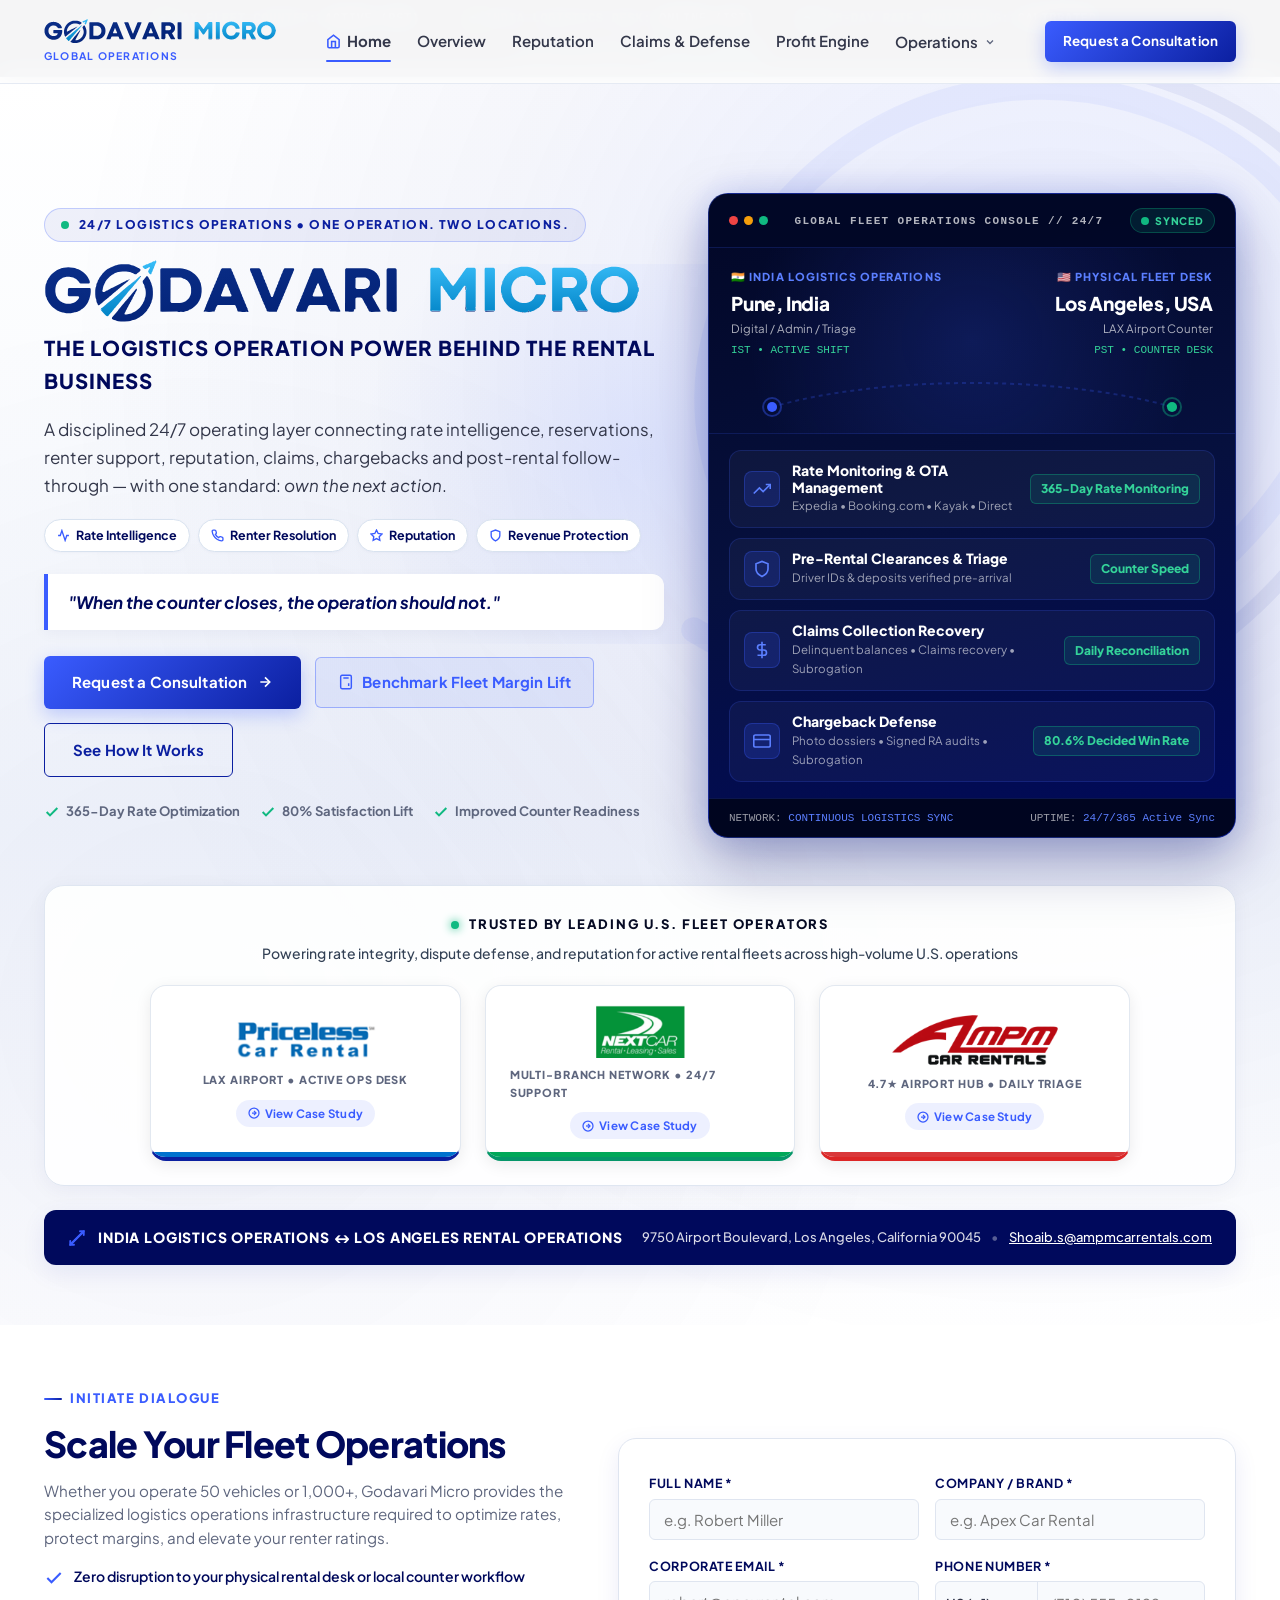
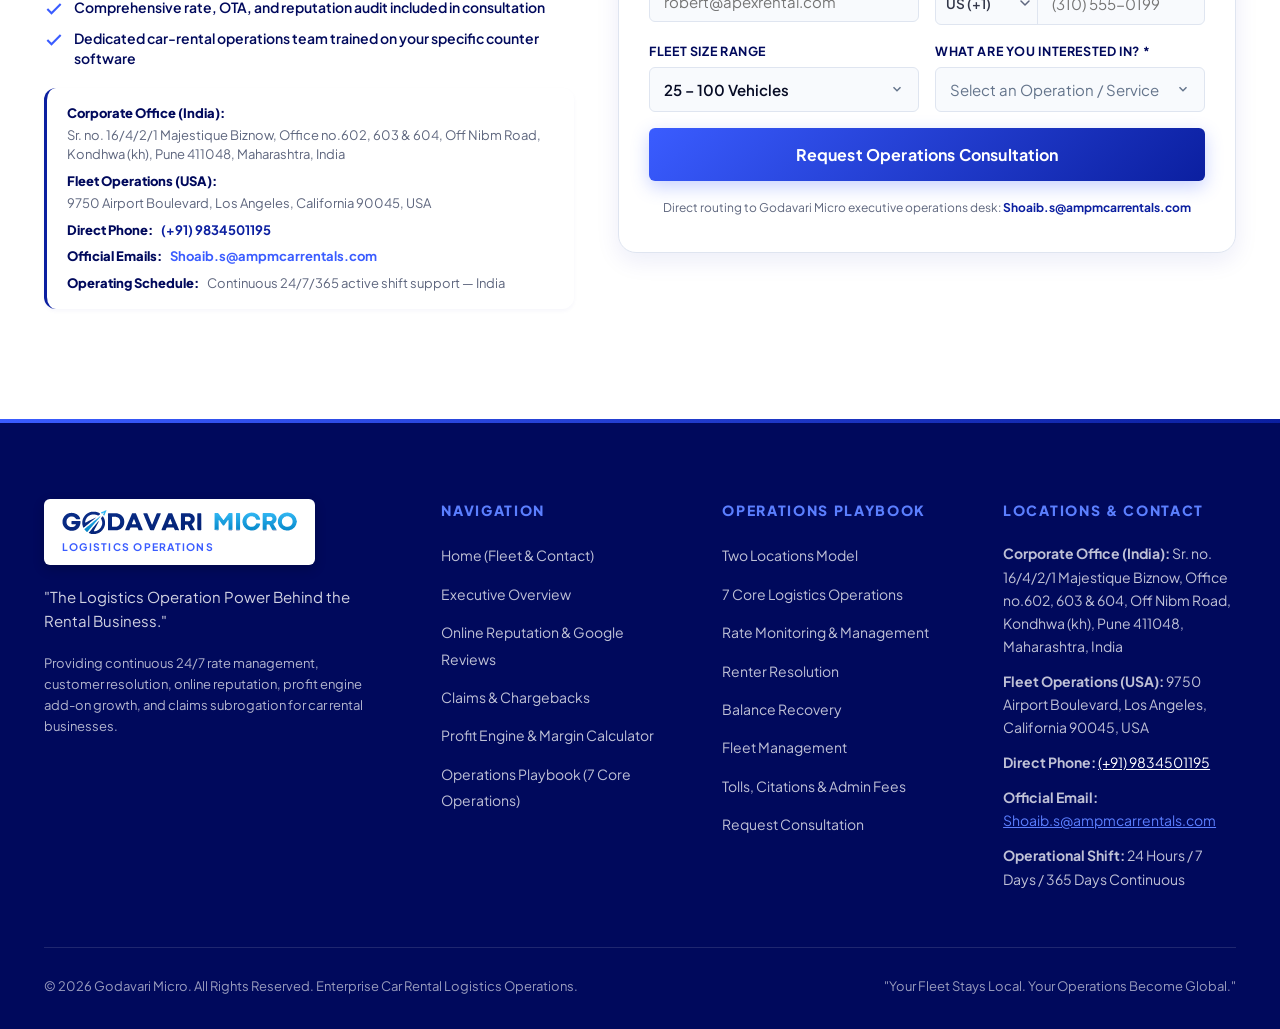
<file: index.html>
<!DOCTYPE html>
<html lang="en">
<head>
  <meta charset="UTF-8">
  <meta name="viewport" content="width=device-width, initial-scale=1.0">
  <meta http-equiv="X-UA-Compatible" content="ie=edge">
  
  <title>Godavari Micro — Global Car Rental Logistics Operations</title>
  <meta name="description" content="Godavari Micro is an India-based car rental logistics operations company running the 24/7 digital, administrative, and customer support layer behind live U.S. rental operations.">
  <meta name="keywords" content="Godavari Micro, car rental back-office, car rental operations, fleet management support, OTA rate management, car rental claims, chargeback recovery">
  <meta name="author" content="Godavari Micro">
  
  <!-- Open Graph / Meta -->
  <meta property="og:type" content="website">
  <meta property="og:title" content="Godavari Micro — The Logistics Operation Power Behind the Rental Business">
  <meta property="og:description" content="Physical service in Los Angeles. Continuous digital operations in India. One connected renter experience.">
  <meta property="og:image" content="assets/godavari-micro-logo-gm-monogram.png">
  <meta name="twitter:card" content="summary_large_image">
  <meta name="twitter:title" content="Godavari Micro — Global Car Rental Logistics Operations">
  <meta name="twitter:description" content="Your Fleet Stays Local. Your Operations Become Global.">
  <meta name="twitter:image" content="assets/godavari-micro-logo-gm-monogram.png">

  <!-- Favicons derived from tightly cropped GM monogram -->
  <link rel="icon" type="image/png" sizes="32x32" href="assets/favicon-32x32.png">
  <link rel="icon" type="image/png" sizes="64x64" href="assets/favicon-64x64.png">
  <link rel="icon" type="image/png" sizes="192x192" href="assets/favicon-192x192.png">
  <link rel="apple-touch-icon" href="assets/favicon-192x192.png">

  <!-- Typography: Plus Jakarta Sans -->
  <link rel="preconnect" href="https://fonts.googleapis.com">
  <link rel="preconnect" href="https://fonts.gstatic.com" crossorigin>
  <link href="https://fonts.googleapis.com/css2?family=Plus+Jakarta+Sans:ital,wght@0,400;0,500;0,600;0,700;0,800;0,900;1,700&display=swap" rel="stylesheet">

  <!-- Stylesheet -->
  <link rel="stylesheet" href="css/styles.css?v=2.2">
</head>
<body>

  <!-- =========================================================================
       Live Operations Telemetry Status Bar
       ========================================================================= -->
  <div class="telemetry-statusbar">
    <div class="container telemetry-statusbar-inner">
      <div class="telemetry-item">
        <span class="pulse-dot" style="background:#00E676; box-shadow:0 0 8px #00E676;"></span>
        <span class="telemetry-label">LAX FLEET COUNTER:</span>
        <span class="telemetry-value">ACTIVE (PST)</span>
      </div>
      <div class="telemetry-divider"></div>
      <div class="telemetry-item">
        <span class="pulse-dot" style="background:#00E676; box-shadow:0 0 8px #00E676;"></span>
        <span class="telemetry-label">INDIA LOGISTICS DESK:</span>
        <span class="telemetry-value">ONLINE (IST)</span>
      </div>
      <div class="telemetry-divider"></div>
      <div class="telemetry-item">
        <span class="pulse-dot sync"></span>
        <span class="telemetry-label">365-DAY RATE MONITORING:</span>
        <span class="telemetry-value">CALIBRATED</span>
      </div>
      <div class="telemetry-divider"></div>
      <div class="telemetry-item">
        <span class="telemetry-label">DISPUTE DEFENSE:</span>
        <span class="telemetry-value highlight">ACTIVE DEFENSE</span>
      </div>
    </div>
  </div>

  <!-- =========================================================================
       Site Header / Navigation
       ========================================================================= -->
  <header class="site-header" id="header">
    <div class="container header-container">
      <!-- Unified Brand Lockup -->
      <a href="index.html" class="brand-lockup" aria-label="Godavari Micro Homepage">
        <div class="brand-text-block">
          <picture>
            <source srcset="assets/godavari-micro-wordmark.svg" type="image/svg+xml">
            <img src="assets/godavari-micro-wordmark@2x.png" alt="GODAVARI MICRO" class="nav-brand-wordmark" width="409" height="44">
          </picture>
          <span class="brand-descriptor">Global Operations</span>
        </div>
      </a>

      <!-- Desktop Navigation -->
      <nav class="main-nav" aria-label="Main Navigation">
        <a href="index.html" class="nav-link nav-link-home active"><svg width="15" height="15" viewBox="0 0 24 24" fill="none" stroke="currentColor" stroke-width="2.5"><path d="M3 9l9-7 9 7v11a2 2 0 0 1-2 2H5a2 2 0 0 1-2-2z"></path><polyline points="9 22 9 12 15 12 15 22"></polyline></svg> Home</a>
        <a href="overview.html" class="nav-link">Overview</a>
        <a href="reputation.html" class="nav-link">Reputation</a>
        <a href="claims-defense.html" class="nav-link">Claims &amp; Defense</a>
        <a href="profit-engine.html" class="nav-link">Profit Engine</a>
        
        <!-- Operations Dropdown Submenu -->
                                      <div class="nav-dropdown">
            <button type="button" class="nav-link nav-dropdown-toggle" aria-expanded="false" aria-haspopup="true">
              <span>Operations</span>
              <svg class="dropdown-chevron" width="12" height="12" viewBox="0 0 24 24" fill="none" stroke="currentColor" stroke-width="2.5">
                <polyline points="6 9 12 15 18 9"></polyline>
              </svg>
            </button>
            <div class="nav-dropdown-menu" role="menu">
              <a href="operations.html" class="dropdown-item" role="menuitem">
                <div class="dropdown-item-icon">
                  <svg width="18" height="18" viewBox="0 0 24 24" fill="none" stroke="currentColor" stroke-width="2.2"><circle cx="12" cy="12" r="10"></circle><line x1="2" y1="12" x2="22" y2="12"></line><path d="M12 2a15.3 15.3 0 0 1 4 10 15.3 15.3 0 0 1-4 10 15.3 15.3 0 0 1-4-10 15.3 15.3 0 0 1 4-10z"></path></svg>
                </div>
                <div class="dropdown-item-text">
                  <span class="dropdown-item-title">Two Locations Model</span>
                  <span class="dropdown-item-desc">India logistics operation + Los Angeles physical counter</span>
                </div>
              </a>
              <a href="blueprints.html" class="dropdown-item" role="menuitem">
                <div class="dropdown-item-icon">
                  <svg width="18" height="18" viewBox="0 0 24 24" fill="none" stroke="currentColor" stroke-width="2.2"><rect x="2" y="7" width="20" height="14" rx="2" ry="2"></rect><path d="M16 21V5a2 2 0 0 0-2-2h-4a2 2 0 0 0-2 2v16"></path></svg>
                </div>
                <div class="dropdown-item-text">
                  <span class="dropdown-item-title">7 Core Logistics Operations</span>
                  <span class="dropdown-item-desc">Dynamic rates, guest resolution &amp; fleet readiness</span>
                </div>
              </a>
              <a href="rate-management.html" class="dropdown-item" role="menuitem">
                <div class="dropdown-item-icon">
                  <svg width="18" height="18" viewBox="0 0 24 24" fill="none" stroke="currentColor" stroke-width="2.2"><polyline points="22 12 18 12 15 21 9 3 6 12 2 12"></polyline></svg>
                </div>
                <div class="dropdown-item-text">
                  <span class="dropdown-item-title">Rate Monitoring & Management</span>
                  <span class="dropdown-item-desc">24/7 competitive shopping, publishing &amp; yield</span>
                </div>
              </a>
              <a href="renter-resolution.html" class="dropdown-item" role="menuitem">
                <div class="dropdown-item-icon">
                  <svg width="18" height="18" viewBox="0 0 24 24" fill="none" stroke="currentColor" stroke-width="2.2"><path d="M22 16.92v3a2 2 0 0 1-2.18 2 19.79 19.79 0 0 1-8.63-3.07 19.5 19.5 0 0 1-6-6 19.79 19.79 0 0 1-3.07-8.67A2 2 0 0 1 4.11 2h3a2 2 0 0 1 2 1.72 12.84 12.84 0 0 0 .7 2.81 2 2 0 0 1-.45 2.11L8.09 9.91a16 16 0 0 0 6 6l1.27-1.27a2 2 0 0 1 2.11-.45 12.84 12.84 0 0 0 2.81.7A2 2 0 0 1 22 16.92z"></path></svg>
                </div>
                <div class="dropdown-item-text">
                  <span class="dropdown-item-title">Renter Resolution</span>
                  <span class="dropdown-item-desc">Instant phone, OTA message &amp; counter escalation</span>
                </div>
              </a>
              <a href="balance-recovery.html" class="dropdown-item" role="menuitem">
                <div class="dropdown-item-icon">
                  <svg width="18" height="18" viewBox="0 0 24 24" fill="none" stroke="currentColor" stroke-width="2.2"><path d="M12 22s8-4 8-10V5l-8-3-8 3v7c0 6 8 10 8 10z"></path></svg>
                </div>
                <div class="dropdown-item-text">
                  <span class="dropdown-item-title">Claims Collection Recovery</span>
                  <span class="dropdown-item-desc">Unpaid rentals, delinquent ledgers &amp; claim recovery</span>
                </div>
              </a>
              <a href="fleet-management.html" class="dropdown-item" role="menuitem">
                <div class="dropdown-item-icon">
                  <svg width="18" height="18" viewBox="0 0 24 24" fill="none" stroke="currentColor" stroke-width="2.2"><circle cx="12" cy="12" r="10"></circle><polyline points="12 6 12 12 14 14"></polyline></svg>
                </div>
                <div class="dropdown-item-text">
                  <span class="dropdown-item-title">Fleet Management</span>
                  <span class="dropdown-item-desc">Availability, parity, turnaround &amp; inventory balance</span>
                </div>
              </a>
              <a href="tolls-citations.html" class="dropdown-item" role="menuitem">
                <div class="dropdown-item-icon">
                  <svg width="18" height="18" viewBox="0 0 24 24" fill="none" stroke="currentColor" stroke-width="2.2"><rect x="1" y="3" width="15" height="13"></rect><polygon points="16 8 20 8 23 11 23 16 16 16 16 8"></polygon><circle cx="5.5" cy="18.5" r="2.5"></circle><circle cx="18.5" cy="18.5" r="2.5"></circle></svg>
                </div>
                <div class="dropdown-item-text">
                  <span class="dropdown-item-title">Tolls, Citations &amp; Admin Fees</span>
                  <span class="dropdown-item-desc">Automated toll tracking, manual citations &amp; fee processing</span>
                </div>
              </a>
            </div>
          </div>
      </nav>

      <!-- CTA & Mobile Menu Trigger -->
      <div class="header-cta-wrap">
        <a href="#contact" class="btn btn-primary btn-sm header-consult-btn">
          <span class="cta-desktop">Request a Consultation</span>
          <span class="cta-mobile">Consult</span>
        </a>
        <button class="mobile-toggle" aria-label="Open Navigation Menu">
          <svg viewBox="0 0 24 24" fill="none" stroke="currentColor" stroke-width="2.2" stroke-linecap="round">
            <line x1="3" y1="6" x2="21" y2="6"></line>
            <line x1="3" y1="12" x2="21" y2="12"></line>
            <line x1="3" y1="18" x2="21" y2="18"></line>
          </svg>
        </button>
      </div>
    </div>
  </header>

  <!-- Mobile Drawer -->
  <div class="mobile-overlay" aria-hidden="true"></div>
  <aside class="mobile-drawer" id="mobileDrawer" aria-label="Mobile Navigation">
    <div class="drawer-header">
      <a href="index.html" class="drawer-logo" aria-label="Godavari Micro Homepage">
        <picture>
          <source srcset="assets/godavari-micro-wordmark.svg" type="image/svg+xml">
          <img src="assets/godavari-micro-wordmark.png" alt="Godavari Micro" width="168" height="22">
        </picture>
      </a>
      <button class="drawer-close" aria-label="Close Navigation">&times;</button>
    </div>

    <div class="drawer-body">
      <nav class="drawer-nav">
        <a href="index.html" class="drawer-link active">Home</a>
        <a href="overview.html" class="drawer-link">Executive Overview</a>
        <a href="reputation.html" class="drawer-link">Online Reputation &amp; Reviews</a>
        <a href="claims-defense.html" class="drawer-link">Claims &amp; Dispute Defense</a>
        <a href="profit-engine.html" class="drawer-link">Profit Engine &amp; Margins</a>
        <a href="profit-engine.html#roi-calculator" class="drawer-link drawer-link-highlight">
          <svg width="16" height="16" viewBox="0 0 24 24" fill="none" stroke="currentColor" stroke-width="2"><rect x="4" y="2" width="16" height="20" rx="2"></rect><line x1="8" y1="6" x2="16" y2="6"></line><line x1="16" y1="14" x2="16" y2="18"></line><path d="M16 10h.01"></path><path d="M12 10h.01"></path><path d="M8 10h.01"></path><path d="M12 14h.01"></path><path d="M8 14h.01"></path><path d="M12 18h.01"></path><path d="M8 18h.01"></path></svg>
          <span>Fleet Margin Calculator</span>
          <span class="drawer-badge">TOOL</span>
        </a>

                                <div style="margin-top:12px; padding-top:12px; border-top:1px solid #eef2f8;">
          <span style="font-size:0.75rem; font-weight:800; color:var(--color-highlight); text-transform:uppercase; letter-spacing:0.1em; display:block; margin-bottom:8px;">Core Logistics Operations</span>
          <a href="operations.html" class="drawer-link" style="padding-left:10px;">• Two Locations Model</a>
          <a href="blueprints.html" class="drawer-link" style="padding-left:10px;">• 7 Core Logistics Operations</a>
          <a href="rate-management.html" class="drawer-link" style="padding-left:10px;">• Rate Monitoring & Management</a>
          <a href="renter-resolution.html" class="drawer-link" style="padding-left:10px;">• Renter Resolution</a>
          <a href="balance-recovery.html" class="drawer-link" style="padding-left:10px;">• Claims Collection Recovery</a>
          <a href="fleet-management.html" class="drawer-link" style="padding-left:10px;">• Fleet Management</a>
          <a href="tolls-citations.html" class="drawer-link" style="padding-left:10px;">• Tolls, Citations &amp; Admin Fees</a>
        </div>

        <a href="#contact" class="drawer-link" style="color:var(--color-highlight); margin-top:8px;">Contact &amp; Consultation</a>
      </nav>
    </div>

    <div class="drawer-footer">
      <a href="#contact" class="btn btn-primary drawer-cta-btn">Request a Consultation →</a>
      <div class="drawer-contact-info">
        <a href="tel:+919834501195">📞 (+91) 9834501195</a>
        <a href="mailto:Shoaib.s@ampmcarrentals.com">✉️ Shoaib.s@ampmcarrentals.com</a>
      </div>
    </div>
  </aside>

  <main>
    <!-- =========================================================================
         SECTION 1: HERO / COVER
         ========================================================================= -->
    
<section class="hero-section" id="hero">
      <!-- Decorative Swoosh Background Pattern -->
      <svg class="hero-swoosh-bg" viewBox="0 0 500 500" fill="none" xmlns="http://www.w3.org/2000/svg" aria-hidden="true">
        <path d="M 60,380 C 140,430 320,440 430,300 C 510,200 480,80 340,40 C 230,10 120,70 80,170 C 50,250 80,330 150,380" stroke="#3A5CFF" stroke-width="16" stroke-linecap="round"/>
        <path d="M 80,410 C 170,465 350,470 460,320 C 540,210 505,70 350,25" stroke="#0B1FA0" stroke-width="10" stroke-linecap="round"/>
      </svg>
      <div class="hero-glow" aria-hidden="true"></div>

      <div class="container">
        
        <!-- High-Impact Split Hero Grid -->
        <div class="hero-grid reveal-on-scroll">
          
          <!-- Left Column: Corporate Brand & Proposition -->
          <div class="hero-text-col">
            
            <div class="hero-eyebrow-badge">
              <span class="hero-pulse-green"></span>
              <span>24/7 LOGISTICS OPERATIONS • ONE OPERATION. TWO LOCATIONS.</span>
            </div>

            <!-- Title Lockup with Official Vector Wordmark Logo -->
            <div class="hero-title-lockup">
              <h1 class="hero-title-h1">
                <picture>
                  <source srcset="assets/godavari-micro-wordmark.svg" type="image/svg+xml">
                  <img src="assets/godavari-micro-wordmark@2x.png" alt="GODAVARI MICRO" class="hero-wordmark-img" width="409" height="44">
                </picture>
                <span class="visually-hidden">GODAVARI MICRO</span>
              </h1>
            </div>

            <div class="hero-subhead">THE LOGISTICS OPERATION POWER BEHIND THE RENTAL BUSINESS</div>

            <p class="hero-description">
              A disciplined 24/7 operating layer connecting rate intelligence, reservations, renter support, reputation, claims, chargebacks and post-rental follow-through &mdash; with one standard: <em>own the next action</em>.
            </p>

            <!-- Service Pillars Pills (Page 2 PDF Badges) -->
            <div class="hero-pills-row">
              <span class="hero-pill-tag">
                <svg viewBox="0 0 24 24" fill="none" stroke="currentColor" stroke-width="2.5"><polyline points="22 12 18 12 15 21 9 3 6 12 2 12"></polyline></svg>
                Rate Intelligence
              </span>
              <span class="hero-pill-tag">
                <svg viewBox="0 0 24 24" fill="none" stroke="currentColor" stroke-width="2.5"><path d="M22 16.92v3a2 2 0 0 1-2.18 2 19.79 19.79 0 0 1-8.63-3.07 19.5 19.5 0 0 1-6-6 19.79 19.79 0 0 1-3.07-8.67A2 2 0 0 1 4.11 2h3a2 2 0 0 1 2 1.72 12.84 12.84 0 0 0 .7 2.81 2 2 0 0 1-.45 2.11L8.09 9.91a16 16 0 0 0 6 6l1.27-1.27a2 2 0 0 1 2.11-.45 12.84 12.84 0 0 0 2.81.7A2 2 0 0 1 22 16.92z"></path></svg>
                Renter Resolution
              </span>
              <span class="hero-pill-tag">
                <svg viewBox="0 0 24 24" fill="none" stroke="currentColor" stroke-width="2.5"><polygon points="12 2 15.09 8.26 22 9.27 17 14.14 18.18 21.02 12 17.77 5.82 21.02 7 14.14 2 9.27 8.91 8.26 12 2"></polygon></svg>
                Reputation
              </span>
              <span class="hero-pill-tag">
                <svg viewBox="0 0 24 24" fill="none" stroke="currentColor" stroke-width="2.5"><path d="M12 22s8-4 8-10V5l-8-3-8 3v7c0 6 8 10 8 10z"></path></svg>
                Revenue Protection
              </span>
            </div>

            <!-- Quote Callout Box -->
            <div class="hero-quote-callout">
              <p>"When the counter closes, the operation should not."</p>
            </div>

            <!-- Action Buttons -->
            <div class="hero-actions-row">
              <a href="#contact" class="btn btn-primary">
                Request a Consultation
                <svg width="16" height="16" viewBox="0 0 24 24" fill="none" stroke="currentColor" stroke-width="2.5"><line x1="5" y1="12" x2="19" y2="12"></line><polyline points="12 5 19 12 12 19"></polyline></svg>
              </a>
              <a href="profit-engine.html#roi-calculator" class="btn btn-tertiary">
                <svg width="16" height="16" viewBox="0 0 24 24" fill="none" stroke="currentColor" stroke-width="2.2"><rect x="4" y="2" width="16" height="20" rx="2"></rect><line x1="8" y1="6" x2="16" y2="6"></line><line x1="16" y1="14" x2="16" y2="18"></line><path d="M16 10h.01"></path><path d="M12 10h.01"></path><path d="M8 10h.01"></path><path d="M12 14h.01"></path><path d="M8 14h.01"></path><path d="M12 18h.01"></path><path d="M8 18h.01"></path></svg>
                Benchmark Fleet Margin Lift
              </a>
              <a href="overview.html" class="btn btn-secondary">
                See How It Works
              </a>
            </div>

            <!-- Trust Bar -->
            <div class="hero-trust-bar">
              <div class="hero-trust-item">
                <svg width="16" height="16" viewBox="0 0 24 24" fill="none" stroke="currentColor" stroke-width="3"><polyline points="20 6 9 17 4 12"></polyline></svg>
                <span>365-Day Rate Optimization</span>
              </div>
              <div class="hero-trust-item">
                <svg width="16" height="16" viewBox="0 0 24 24" fill="none" stroke="currentColor" stroke-width="3"><polyline points="20 6 9 17 4 12"></polyline></svg>
                <span>80% Satisfaction Lift</span>
              </div>
              <div class="hero-trust-item">
                <svg width="16" height="16" viewBox="0 0 24 24" fill="none" stroke="currentColor" stroke-width="3"><polyline points="20 6 9 17 4 12"></polyline></svg>
                <span>Improved Counter Readiness</span>
              </div>
            </div>

          </div>

          <!-- Right Column: Enterprise Global Operations Command Console (No Car Photo) -->
          <div class="hero-visual-col">
            <div class="ops-console-card">
              
              <!-- Console Terminal Window Header -->
              <div class="ops-console-header">
                <div class="console-dots">
                  <span class="console-dot dot-red"></span>
                  <span class="console-dot dot-yellow"></span>
                  <span class="console-dot dot-green"></span>
                </div>
                <div class="console-title">GLOBAL FLEET OPERATIONS CONSOLE // 24/7</div>
                <div class="console-status-pill">
                  <span class="hero-pulse-green"></span>
                  <span>SYNCED</span>
                </div>
              </div>

              <!-- Bi-Continental Route Map & Orbital Swoosh Arc -->
              <div class="ops-map-panel">
                <div class="route-nodes-flex">
                  <div class="route-node">
                    <span class="node-flag-tag">🇮🇳 India Logistics Operations</span>
                    <span class="node-city">Pune, India</span>
                    <span class="node-role">Digital / Admin / Triage</span>
                    <span class="node-time">IST • ACTIVE SHIFT</span>
                  </div>
                  <div class="route-node" style="text-align: right;">
                    <span class="node-flag-tag" style="justify-content: flex-end;">🇺🇸 Physical Fleet Desk</span>
                    <span class="node-city">Los Angeles, USA</span>
                    <span class="node-role">LAX Airport Counter</span>
                    <span class="node-time">PST • COUNTER DESK</span>
                  </div>
                </div>

                <!-- Animated Double-Arc Swoosh Connection Vector -->
                <svg class="swoosh-route-svg" viewBox="0 0 460 48" fill="none" xmlns="http://www.w3.org/2000/svg">
                  <defs>
                    <linearGradient id="routeGrad" x1="0%" y1="0%" x2="100%" y2="0%">
                      <stop offset="0%" stop-color="#3A5CFF"/>
                      <stop offset="50%" stop-color="#5B7FFF"/>
                      <stop offset="100%" stop-color="#10B981"/>
                    </linearGradient>
                  </defs>
                  <!-- Baseline faint orbit -->
                  <path d="M 30,36 C 140,4 320,4 430,36" stroke="rgba(58, 92, 255, 0.25)" stroke-width="2" stroke-dasharray="4 4"/>
                  <!-- Active glowing animated swoosh path -->
                  <path class="swoosh-route-path" d="M 30,36 C 140,4 320,4 430,36" stroke="url(#routeGrad)" stroke-width="3" stroke-linecap="round"/>
                  <!-- Node Pulse Points -->
                  <circle cx="30" cy="36" r="5" fill="#3A5CFF"/>
                  <circle cx="30" cy="36" r="9" stroke="#3A5CFF" stroke-opacity="0.4" stroke-width="2"/>
                  <circle cx="430" cy="36" r="5" fill="#10B981"/>
                  <circle cx="430" cy="36" r="9" stroke="#10B981" stroke-opacity="0.4" stroke-width="2"/>
                </svg>
              </div>

              <!-- Real-Time Operations Streams -->
              <div class="ops-streams-panel">
                
                <!-- Stream 1: Rate & OTA Yield -->
                <div class="ops-stream-row">
                  <div class="stream-left">
                    <div class="stream-icon-box">
                      <svg viewBox="0 0 24 24" fill="none" stroke="currentColor" stroke-width="2.2"><polyline points="23 6 13.5 15.5 8.5 10.5 1 18"></polyline><polyline points="17 6 23 6 23 12"></polyline></svg>
                    </div>
                    <div>
                      <div class="stream-title">Rate Monitoring &amp; OTA Management</div>
                      <div class="stream-subtitle">Expedia • Booking.com • Kayak • Direct</div>
                    </div>
                  </div>
                  <div class="stream-badge-status stream-badge-green">
                    365-Day Rate Monitoring
                  </div>
                </div>

                <!-- Stream 2: Renter Pre-Verification -->
                <div class="ops-stream-row">
                  <div class="stream-left">
                    <div class="stream-icon-box">
                      <svg viewBox="0 0 24 24" fill="none" stroke="currentColor" stroke-width="2.2"><path d="M12 22s8-4 8-10V5l-8-3-8 3v7c0 6 8 10 8 10z"></path></svg>
                    </div>
                    <div>
                      <div class="stream-title">Pre-Rental Clearances &amp; Triage</div>
                      <div class="stream-subtitle">Driver IDs &amp; deposits verified pre-arrival</div>
                    </div>
                  </div>
                  <div class="stream-badge-status stream-badge-green">
                    Counter Speed
                  </div>
                </div>

                <!-- Stream 3: Revenue Recovery -->
                <div class="ops-stream-row">
                  <div class="stream-left">
                    <div class="stream-icon-box">
                      <svg viewBox="0 0 24 24" fill="none" stroke="currentColor" stroke-width="2.2"><line x1="12" y1="1" x2="12" y2="23"></line><path d="M17 5H9.5a3.5 3.5 0 0 0 0 7h5a3.5 3.5 0 0 1 0 7H6"></path></svg>
                    </div>
                    <div>
                      <div class="stream-title">Claims Collection Recovery</div>
                      <div class="stream-subtitle">Delinquent balances • Claims recovery • Subrogation</div>
                    </div>
                  </div>
                  <div class="stream-badge-status stream-badge-green">
                    Daily Reconciliation
                  </div>
                </div>

                <!-- Stream 4: Chargeback Defense -->
                <div class="ops-stream-row">
                  <div class="stream-left">
                    <div class="stream-icon-box">
                      <svg viewBox="0 0 24 24" fill="none" stroke="currentColor" stroke-width="2.2"><rect x="1" y="4" width="22" height="16" rx="2" ry="2"></rect><line x1="1" y1="10" x2="23" y2="10"></line></svg>
                    </div>
                    <div>
                      <div class="stream-title">Chargeback Defense</div>
                      <div class="stream-subtitle">Photo dossiers • Signed RA audits • Subrogation</div>
                    </div>
                  </div>
                  <div class="stream-badge-status stream-badge-green">
                    80.6% Decided Win Rate
                  </div>
                </div>

              </div>

              <!-- Console Terminal Footer -->
              <div class="ops-console-footer">
                <div>NETWORK: <span>CONTINUOUS LOGISTICS SYNC</span></div>
                <div>UPTIME: <span>24/7/365 Active Sync</span></div>
              </div>

            </div>
          </div>

        </div>

        <!-- Current Operating Experience Logo Strip -->
        <div class="hero-client-strip">
          <div class="client-strip-label text-center">
            <span style="background:#10B981; width:8px; height:8px; border-radius:50%; display:inline-block; box-shadow:0 0 10px #10B981;"></span>
            TRUSTED BY LEADING U.S. FLEET OPERATORS
          </div>
          <div class="client-strip-sub text-center">
            Powering rate integrity, dispute defense, and reputation for active rental fleets across high-volume U.S. operations
          </div>
          <div class="client-operating-grid">
            <!-- Priceless Car Rental -->
            <div class="operating-brand-card brand-priceless" data-client="priceless" role="button" tabindex="0" aria-label="View Priceless Car Rental case study" title="Click to view Priceless Case Study">
              <img src="assets/client-logo-priceless.png" alt="Priceless Car Rental" class="operating-brand-logo" width="149" height="47">
              <span class="operating-brand-meta">LAX Airport &bull; Active Ops Desk</span>
              <span class="brand-case-pill">
                <svg width="12" height="12" viewBox="0 0 24 24" fill="none" stroke="currentColor" stroke-width="2.5"><circle cx="12" cy="12" r="10"></circle><polyline points="12 16 16 12 12 8"></polyline><line x1="8" y1="12" x2="16" y2="12"></line></svg>
                View Case Study
              </span>
            </div>
            <!-- NextCar -->
            <div class="operating-brand-card brand-nextcar" data-client="nextcar" role="button" tabindex="0" aria-label="View NextCar case study" title="Click to view NextCar Case Study">
              <img src="assets/client-logo-nextcar.png" alt="NextCar Rental Leasing Sales" class="operating-brand-logo" width="148" height="84">
              <span class="operating-brand-meta">Multi-Branch Network &bull; 24/7 Support</span>
              <span class="brand-case-pill">
                <svg width="12" height="12" viewBox="0 0 24 24" fill="none" stroke="currentColor" stroke-width="2.5"><circle cx="12" cy="12" r="10"></circle><polyline points="12 16 16 12 12 8"></polyline><line x1="8" y1="12" x2="16" y2="12"></line></svg>
                View Case Study
              </span>
            </div>
            <!-- AMPM Rent A Car -->
            <div class="operating-brand-card brand-ampm" data-client="ampm" role="button" tabindex="0" aria-label="View AMPM Car Rentals case study" title="Click to view AMPM Case Study">
              <img src="assets/client-logo-ampm.png" alt="AMPM Car Rentals" class="operating-brand-logo" width="204" height="69">
              <span class="operating-brand-meta">4.7★ Airport Hub &bull; Daily Triage</span>
              <span class="brand-case-pill">
                <svg width="12" height="12" viewBox="0 0 24 24" fill="none" stroke="currentColor" stroke-width="2.5"><circle cx="12" cy="12" r="10"></circle><polyline points="12 16 16 12 12 8"></polyline><line x1="8" y1="12" x2="16" y2="12"></line></svg>
                View Case Study
              </span>
            </div>
          </div>
        </div>

        <!-- Hero Footer Bar (PDF Page 1 Operating Footprint) -->
        <div class="hero-location-bar">
          <div class="location-route">
            <svg width="18" height="18" viewBox="0 0 24 24" fill="none" stroke="currentColor" stroke-width="2.5" stroke-linecap="round">
              <polyline points="16 3 21 3 21 8"></polyline>
              <line x1="4" y1="20" x2="21" y2="3"></line>
              <polyline points="8 21 3 21 3 16"></polyline>
              <line x1="20" y1="4" x2="3" y2="21"></line>
            </svg>
            <span>INDIA LOGISTICS OPERATIONS ↔ LOS ANGELES RENTAL OPERATIONS</span>
          </div>
          <div class="location-address">
            <span>9750 Airport Boulevard, Los Angeles, California 90045</span>
            <span style="opacity:0.4; margin:0 8px;">•</span>
            <a href="mailto:Shoaib.s@ampmcarrentals.com" style="color:#FFF; text-decoration:underline;">Shoaib.s@ampmcarrentals.com</a>
          </div>
        </div>
      </div>
    </section>

    <!-- =========================================================================
         SECTION 2: EXECUTIVE OVERVIEW — A CONTINUOUS RENTAL OPERATION (PDF Page 2)
         ========================================================================= -->

    <!-- =========================================================================
         OPERATIONAL ROADMAP // 5-STAGE GUIDED JOURNEY
         ========================================================================= -->

<section class="section" id="contact">
      <div class="container">
        
        <div class="contact-section-wrap">
          
          <!-- Column 1: Info & Pitch -->
          <div class="contact-info-col reveal-on-scroll">
            <div class="section-eyebrow">Initiate Dialogue</div>
            <h2 class="contact-title">Scale Your Fleet Operations</h2>
            <p class="contact-intro">
              Whether you operate 50 vehicles or 1,000+, Godavari Micro provides the specialized logistics operations infrastructure required to optimize rates, protect margins, and elevate your renter ratings.
            </p>

            <ul class="contact-benefits-list">
              <li class="contact-benefit-item">
                <svg width="20" height="20" viewBox="0 0 24 24" fill="none" stroke="currentColor" stroke-width="2.5"><polyline points="20 6 9 17 4 12"></polyline></svg>
                <span>Zero disruption to your physical rental desk or local counter workflow</span>
              </li>
              <li class="contact-benefit-item">
                <svg width="20" height="20" viewBox="0 0 24 24" fill="none" stroke="currentColor" stroke-width="2.5"><polyline points="20 6 9 17 4 12"></polyline></svg>
                <span>Comprehensive rate, OTA, and reputation audit included in consultation</span>
              </li>
              <li class="contact-benefit-item">
                <svg width="20" height="20" viewBox="0 0 24 24" fill="none" stroke="currentColor" stroke-width="2.5"><polyline points="20 6 9 17 4 12"></polyline></svg>
                <span>Dedicated car-rental operations team trained on your specific counter software</span>
              </li>
            </ul>

            <div class="hub-details-card">
              <div class="hub-detail-row">
                <span class="hub-label">Corporate Office (India):</span>
                <span class="hub-val">Sr. no. 16/4/2/1 Majestique Biznow, Office no.602, 603 &amp; 604, Off Nibm Road, Kondhwa (kh), Pune 411048, Maharashtra, India</span>
              </div>
              <div class="hub-detail-row">
                <span class="hub-label">Fleet Operations (USA):</span>
                <span class="hub-val">9750 Airport Boulevard, Los Angeles, California 90045, USA</span>
              </div>
              <div class="hub-detail-row">
                <span class="hub-label">Direct Phone:</span>
                <span class="hub-val"><a href="tel:+919834501195" style="color:var(--color-primary); font-weight:700;">(+91) 9834501195</a></span>
              </div>
              <div class="hub-detail-row">
                <span class="hub-label">Official Emails:</span>
                <span class="hub-val">
                  <a href="mailto:Shoaib.s@ampmcarrentals.com" style="color:var(--color-highlight); font-weight:700;">Shoaib.s@ampmcarrentals.com</a>
                </span>
              </div>
              <div class="hub-detail-row">
                <span class="hub-label">Operating Schedule:</span>
                <span class="hub-val">Continuous 24/7/365 active shift support &mdash; India</span>
              </div>
            </div>
          </div>

          <!-- Column 2: Interactive Contact Form -->
          <div class="contact-form-card reveal-on-scroll delay-1">
            <form id="consultationForm" action="https://formsubmit.co/Shoaib.s@ampmcarrentals.com" method="POST">
              <input type="hidden" name="_template" value="table">
              <input type="hidden" name="_captcha" value="false">
              <input type="hidden" name="_subject" value="New Fleet Operations Consultation Request">
              <div class="form-grid">
                
                <div class="form-group">
                  <label for="contactName" class="form-label">Full Name *</label>
                  <input type="text" id="contactName" name="name" class="form-input" placeholder="e.g. Robert Miller" required>
                </div>

                <div class="form-group">
                  <label for="contactCompany" class="form-label">Company / Brand *</label>
                  <input type="text" id="contactCompany" name="company" class="form-input" placeholder="e.g. Apex Car Rental" required>
                </div>

                <div class="form-group">
                  <label for="contactEmail" class="form-label">Corporate Email *</label>
                  <input type="email" id="contactEmail" name="email" class="form-input" placeholder="robert@apexrental.com" required>
                </div>

                <div class="form-group">
                  <label for="contactPhone" class="form-label">Phone Number *</label>
                  <div class="phone-input-group" style="display: flex; flex-direction: row; align-items: stretch; width: 100%; height: 44px; min-height: 44px; max-height: 44px; background: #F8FAFD; border: 1.5px solid #DFE5F0; border-radius: 6px; box-sizing: border-box; overflow: hidden;">
                    <select id="countryCodeSelect" name="country_code" class="country-code-select" aria-label="Country Code" style="flex: 0 0 102px; width: 102px; height: 100%; padding: 0 22px 0 10px; background-color: transparent; border: none; border-right: 1.5px solid #DFE5F0; border-radius: 0; color: #33374A; font-family: inherit; font-size: 0.85rem; font-weight: 600; cursor: pointer; -webkit-appearance: none; -moz-appearance: none; appearance: none; background-image: url('data:image/svg+xml,%3Csvg xmlns=\'http://www.w3.org/2000/svg\' width=\'10\' height=\'6\' viewBox=\'0 0 10 6\' fill=\'none\'%3E%3Cpath d=\'M1 1L5 5L9 1\' stroke=\'%235E667E\' stroke-width=\'1.5\' stroke-linecap=\'round\' stroke-linejoin=\'round\'/%3E%3C/svg%3E'); background-repeat: no-repeat; background-position: right 7px center; text-overflow: ellipsis; white-space: nowrap; outline: none; box-sizing: border-box;">
                      <option value="+1" selected>US (+1)</option>
                      <option value="+91">IN (+91)</option>
                      <option value="+44">UK (+44)</option>
                      <option value="+971">UAE (+971)</option>
                      <option value="+1">CA (+1)</option>
                      <option value="+61">AU (+61)</option>
                      <option value="+966">SA (+966)</option>
                      <option value="+974">QA (+974)</option>
                      <option value="+965">KW (+965)</option>
                      <option value="+49">DE (+49)</option>
                      <option value="+33">FR (+33)</option>
                      <option value="+31">NL (+31)</option>
                      <option value="+34">ES (+34)</option>
                      <option value="+39">IT (+39)</option>
                      <option value="+41">CH (+41)</option>
                      <option value="+65">SG (+65)</option>
                      <option value="+64">NZ (+64)</option>
                      <option value="+52">MX (+52)</option>
                      <option value="+55">BR (+55)</option>
                      <option value="+81">JP (+81)</option>
                      <option value="+82">KR (+82)</option>
                      <option value="+86">CN (+86)</option>
                      <option value="+852">HK (+852)</option>
                      <option value="+60">MY (+60)</option>
                      <option value="+62">ID (+62)</option>
                      <option value="+63">PH (+63)</option>
                      <option value="+66">TH (+66)</option>
                      <option value="+84">VN (+84)</option>
                      <option value="+90">TR (+90)</option>
                      <option value="+20">EG (+20)</option>
                      <option value="+27">ZA (+27)</option>
                      <option value="+234">NG (+234)</option>
                      <option value="+254">KE (+254)</option>
                      <option value="+92">PK (+92)</option>
                      <option value="+880">BD (+880)</option>
                      <option value="+94">LK (+94)</option>
                      <option value="+977">NP (+977)</option>
                      <option value="+48">PL (+48)</option>
                      <option value="+32">BE (+32)</option>
                      <option value="+43">AT (+43)</option>
                      <option value="+351">PT (+351)</option>
                      <option value="+30">GR (+30)</option>
                      <option value="+972">IL (+972)</option>
                      <option value="+46">SE (+46)</option>
                      <option value="+47">NO (+47)</option>
                      <option value="+45">DK (+45)</option>
                      <option value="+353">IE (+353)</option>
                    </select>
                    <input type="tel" id="contactPhone" name="phone_local" class="phone-number-input" placeholder="(310) 555-0199" required style="flex: 1 1 auto; width: 100%; min-width: 0; height: 100%; padding: 0 14px; background: transparent; border: none; border-radius: 0; color: #33374A; font-family: inherit; font-size: 0.9375rem; outline: none; box-shadow: none; box-sizing: border-box;">
                    <input type="hidden" id="fullPhoneInput" name="phone">
                  </div>
                </div>

                <div class="form-group">
                  <label for="fleetSize" class="form-label">Fleet Size Range</label>
                  <div class="custom-dropdown" id="fleetSizeDropdown">
                    <select id="fleetSize" name="fleet_size" class="hidden-native-select">
                      <option value="25-100" selected>25 – 100 Vehicles</option>
                      <option value="101-300">101 – 300 Vehicles</option>
                      <option value="301-750">301 – 750 Vehicles</option>
                      <option value="750+">750+ Vehicles (Multi-Location)</option>
                    </select>
                    <button type="button" class="custom-dropdown-btn" aria-haspopup="listbox" aria-expanded="false">
                      <span class="selected-text">25 – 100 Vehicles</span>
                      <svg class="dropdown-chevron" width="14" height="14" viewBox="0 0 24 24" fill="none" stroke="currentColor" stroke-width="2.5"><polyline points="6 9 12 15 18 9"></polyline></svg>
                    </button>
                    <div class="custom-dropdown-panel" role="listbox">
                      <div class="custom-option selected" data-value="25-100">25 – 100 Vehicles</div>
                      <div class="custom-option" data-value="101-300">101 – 300 Vehicles</div>
                      <div class="custom-option" data-value="301-750">301 – 750 Vehicles</div>
                      <div class="custom-option" data-value="750+">750+ Vehicles (Multi-Location)</div>
                    </div>
                  </div>
                </div>

                <div class="form-group">
                  <label for="serviceInterest" class="form-label">What are you interested in? *</label>
                  <div class="custom-dropdown" id="serviceInterestDropdown">
                    <select id="serviceInterest" name="service_interest" class="hidden-native-select" required>
                      <option value="" disabled selected>Select an Operation / Service</option>
                      <option value="24/7 Logistics Operation">24/7 Logistics Operation</option>
                      <option value="Rate Management">Rate Management</option>
                      <option value="Renter Resolution & Customer Support">Renter Resolution &amp; Customer Support</option>
                      <option value="Claim Management">Claim Management</option>
                      <option value="Chargeback & Dispute Defense">Chargeback &amp; Dispute Defense</option>
                      <option value="Online Reputation & Review Elevation">Online Reputation &amp; Review Elevation</option>
                      <option value="Collection Recovery">Collection Recovery</option>
                      <option value="Roadside Assistance">Roadside Assistance &amp; Incident Coordination</option>
                      <option value="Fleet Management">Fleet Management</option>
                      <option value="Other">Other — Specify Requirement</option>
                    </select>
                    <button type="button" class="custom-dropdown-btn" aria-haspopup="listbox" aria-expanded="false">
                      <span class="selected-text placeholder-active">Select an Operation / Service</span>
                      <svg class="dropdown-chevron" width="14" height="14" viewBox="0 0 24 24" fill="none" stroke="currentColor" stroke-width="2.5"><polyline points="6 9 12 15 18 9"></polyline></svg>
                    </button>
                    <div class="custom-dropdown-panel" role="listbox">
                      <div class="custom-option" data-value="24/7 Logistics Operation">24/7 Logistics Operation</div>
                      <div class="custom-option" data-value="Rate Management">Rate Management</div>
                      <div class="custom-option" data-value="Renter Resolution & Customer Support">Renter Resolution &amp; Customer Support</div>
                      <div class="custom-option" data-value="Claim Management">Claim Management</div>
                      <div class="custom-option" data-value="Chargeback & Dispute Defense">Chargeback &amp; Dispute Defense</div>
                      <div class="custom-option" data-value="Online Reputation & Review Elevation">Online Reputation &amp; Review Elevation</div>
                      <div class="custom-option" data-value="Collection Recovery">Collection Recovery</div>
                      <div class="custom-option" data-value="Roadside Assistance">Roadside Assistance &amp; Incident Coordination</div>
                      <div class="custom-option" data-value="Fleet Management">Fleet Management</div>
                      <div class="custom-option custom-option-other" data-value="Other">
                        <span class="other-badge">CUSTOM</span>
                        <span>Other &mdash; Specify Requirement</span>
                      </div>
                    </div>
                  </div>
                </div>

                <div class="form-group full-width" id="otherServiceGroup" style="display:none;">
                  <label for="otherServiceInput" class="form-label">Explain What You Are Interested In *</label>
                  <textarea id="otherServiceInput" name="other_service" class="form-textarea" rows="3" placeholder="Please explain what you are interested in and any specific operational requirements..."></textarea>
                </div>

                <div class="form-group full-width">
                  <button type="submit" class="btn btn-primary form-submit-btn">
                    Request Operations Consultation
                  </button>
                  <div style="margin-top:12px; font-size:0.75rem; color:var(--color-text-muted); text-align:center;">
                    Direct routing to Godavari Micro executive operations desk: <a href="mailto:Shoaib.s@ampmcarrentals.com" style="color:var(--color-primary); font-weight:700;">Shoaib.s@ampmcarrentals.com</a>
                  </div>
                </div>

              </div>

              <!-- Feedback message -->
              <div id="formFeedback" class="form-feedback" role="alert"></div>
            </form>
          </div>

        </div>

      </div>
    </section>
  </main>

  <!-- =========================================================================
       Footer
       ========================================================================= -->

<footer class="site-footer">
    <div class="container">
      
      <div class="footer-top-grid">
        
        <!-- Col 1: Brand -->
        <div class="footer-brand-col">
          <div class="footer-logo-badge">
            <div class="brand-text-block">
              <picture>
                <source srcset="assets/godavari-micro-wordmark.svg" type="image/svg+xml">
                <img src="assets/godavari-micro-wordmark@2x.png" alt="GODAVARI MICRO" class="nav-brand-wordmark" width="409" height="44" style="height:26px;">
              </picture>
              <span class="brand-descriptor">Logistics Operations</span>
            </div>
          </div>
          <p class="footer-tagline">
            "The Logistics Operation Power Behind the Rental Business."
          </p>
          <p style="font-size: 0.8125rem; color: rgba(255, 255, 255, 0.7); line-height: 1.6;">
            Providing continuous 24/7 rate management, customer resolution, online reputation, profit engine add-on growth, and claims subrogation for car rental businesses.
          </p>
        </div>

                <!-- Col 2: Navigation -->
        <div>
          <div class="footer-title">Navigation</div>
          <ul class="footer-links">
            <li><a href="index.html" class="footer-link">Home (Fleet &amp; Contact)</a></li>
            <li><a href="overview.html" class="footer-link">Executive Overview</a></li>
            <li><a href="reputation.html" class="footer-link">Online Reputation &amp; Google Reviews</a></li>
            <li><a href="claims-defense.html" class="footer-link">Claims &amp; Chargebacks</a></li>
            <li><a href="profit-engine.html" class="footer-link">Profit Engine &amp; Margin Calculator</a></li>
            <li><a href="operations.html" class="footer-link">Operations Playbook (7 Core Operations)</a></li>
          </ul>
        </div>

        <!-- Col 3: Operations -->
                                <div>
          <div class="footer-title">Operations Playbook</div>
          <ul class="footer-links">
            <li><a href="operations.html" class="footer-link">Two Locations Model</a></li>
            <li><a href="blueprints.html" class="footer-link">7 Core Logistics Operations</a></li>
            <li><a href="rate-management.html" class="footer-link">Rate Monitoring & Management</a></li>
            <li><a href="renter-resolution.html" class="footer-link">Renter Resolution</a></li>
            <li><a href="balance-recovery.html" class="footer-link">Balance Recovery</a></li>
            <li><a href="fleet-management.html" class="footer-link">Fleet Management</a></li>
            <li><a href="tolls-citations.html" class="footer-link">Tolls, Citations &amp; Admin Fees</a></li>
            <li><a href="index.html#contact" class="footer-link">Request Consultation</a></li>
          </ul>
        </div>

        <!-- Col 4: Locations & Contact -->
        <div>
          <div class="footer-title">Locations &amp; Contact</div>
          <ul class="footer-links">
            <li class="footer-link"><strong>Corporate Office (India):</strong> Sr. no. 16/4/2/1 Majestique Biznow, Office no.602, 603 &amp; 604, Off Nibm Road, Kondhwa (kh), Pune 411048, Maharashtra, India</li>
            <li class="footer-link"><strong>Fleet Operations (USA):</strong> 9750 Airport Boulevard, Los Angeles, California 90045, USA</li>
            <li class="footer-link"><strong>Direct Phone:</strong> <a href="tel:+919834501195" style="color:var(--color-white); text-decoration:underline;">(+91) 9834501195</a></li>
            <li class="footer-link"><strong>Official Email:</strong><br>
              <a href="mailto:Shoaib.s@ampmcarrentals.com" style="color:var(--color-highlight-hover); text-decoration:underline;">Shoaib.s@ampmcarrentals.com</a>
            </li>
            <li class="footer-link"><strong>Operational Shift:</strong> 24 Hours / 7 Days / 365 Days Continuous</li>
          </ul>
        </div>

      </div>

      <!-- Bottom Bar -->
      <div class="footer-bottom">
        <div>
          &copy; <span id="currentYear">2026</span> Godavari Micro. All Rights Reserved. Enterprise Car Rental Logistics Operations.
        </div>
        <div>
          "Your Fleet Stays Local. Your Operations Become Global."
        </div>
      </div>

    </div>
  </footer>

  <!-- Set Dynamic Year -->
  <script>
    document.getElementById('currentYear').textContent = new Date().getFullYear();
  </script>

  <!-- =========================================================================
       Client Operational Case Study Modal (% Metrics Only)
       ========================================================================= -->
  <div class="case-study-modal-overlay" id="caseStudyModalOverlay" role="dialog" aria-modal="true" aria-labelledby="caseStudyModalTitle" aria-hidden="true">
    <div class="case-study-modal" id="caseStudyModal">
      <!-- Modal Top Bar (Integrated Sticky Header) -->
      <div class="case-study-modal-top">
        <div class="case-study-modal-title-row">
          <div class="case-study-eyebrow-row">
            <span class="case-study-tag">OPERATIONAL CASE STUDY // PERFORMANCE OVERVIEW</span>
            <span class="case-study-verified-badge">
              <svg width="12" height="12" viewBox="0 0 24 24" fill="none" stroke="currentColor" stroke-width="2.5"><polyline points="20 6 9 17 4 12"></polyline></svg>
              Operations Case Study
            </span>
          </div>
          <button class="case-study-modal-close" id="caseStudyModalClose" aria-label="Close Case Study">&times;</button>
        </div>

        <!-- Quick Operator Tabs Integrated in Top Bar -->
        <div class="case-study-tabs-nav" role="tablist">
          <button class="case-study-tab-btn active" data-target-client="priceless" role="tab" aria-selected="true">
            <span class="tab-indicator-dot" style="background:#60A5FA;"></span>
            <span>Priceless Car Rental</span>
          </button>
          <button class="case-study-tab-btn" data-target-client="nextcar" role="tab" aria-selected="false">
            <span class="tab-indicator-dot" style="background:#34D399;"></span>
            <span>NextCar Rental</span>
          </button>
          <button class="case-study-tab-btn" data-target-client="ampm" role="tab" aria-selected="false">
            <span class="tab-indicator-dot" style="background:#F87171;"></span>
            <span>AMPM Car Rentals</span>
          </button>
        </div>
      </div>

      <!-- Dynamic Content Body -->
      <div class="case-study-modal-body" id="caseStudyModalContent">
        <!-- Injected dynamically via JS -->
      </div>
    </div>
  </div>

  <!-- Main JavaScript Bundle -->
  <script src="js/main.js"></script>
</body>
</html>
</file>
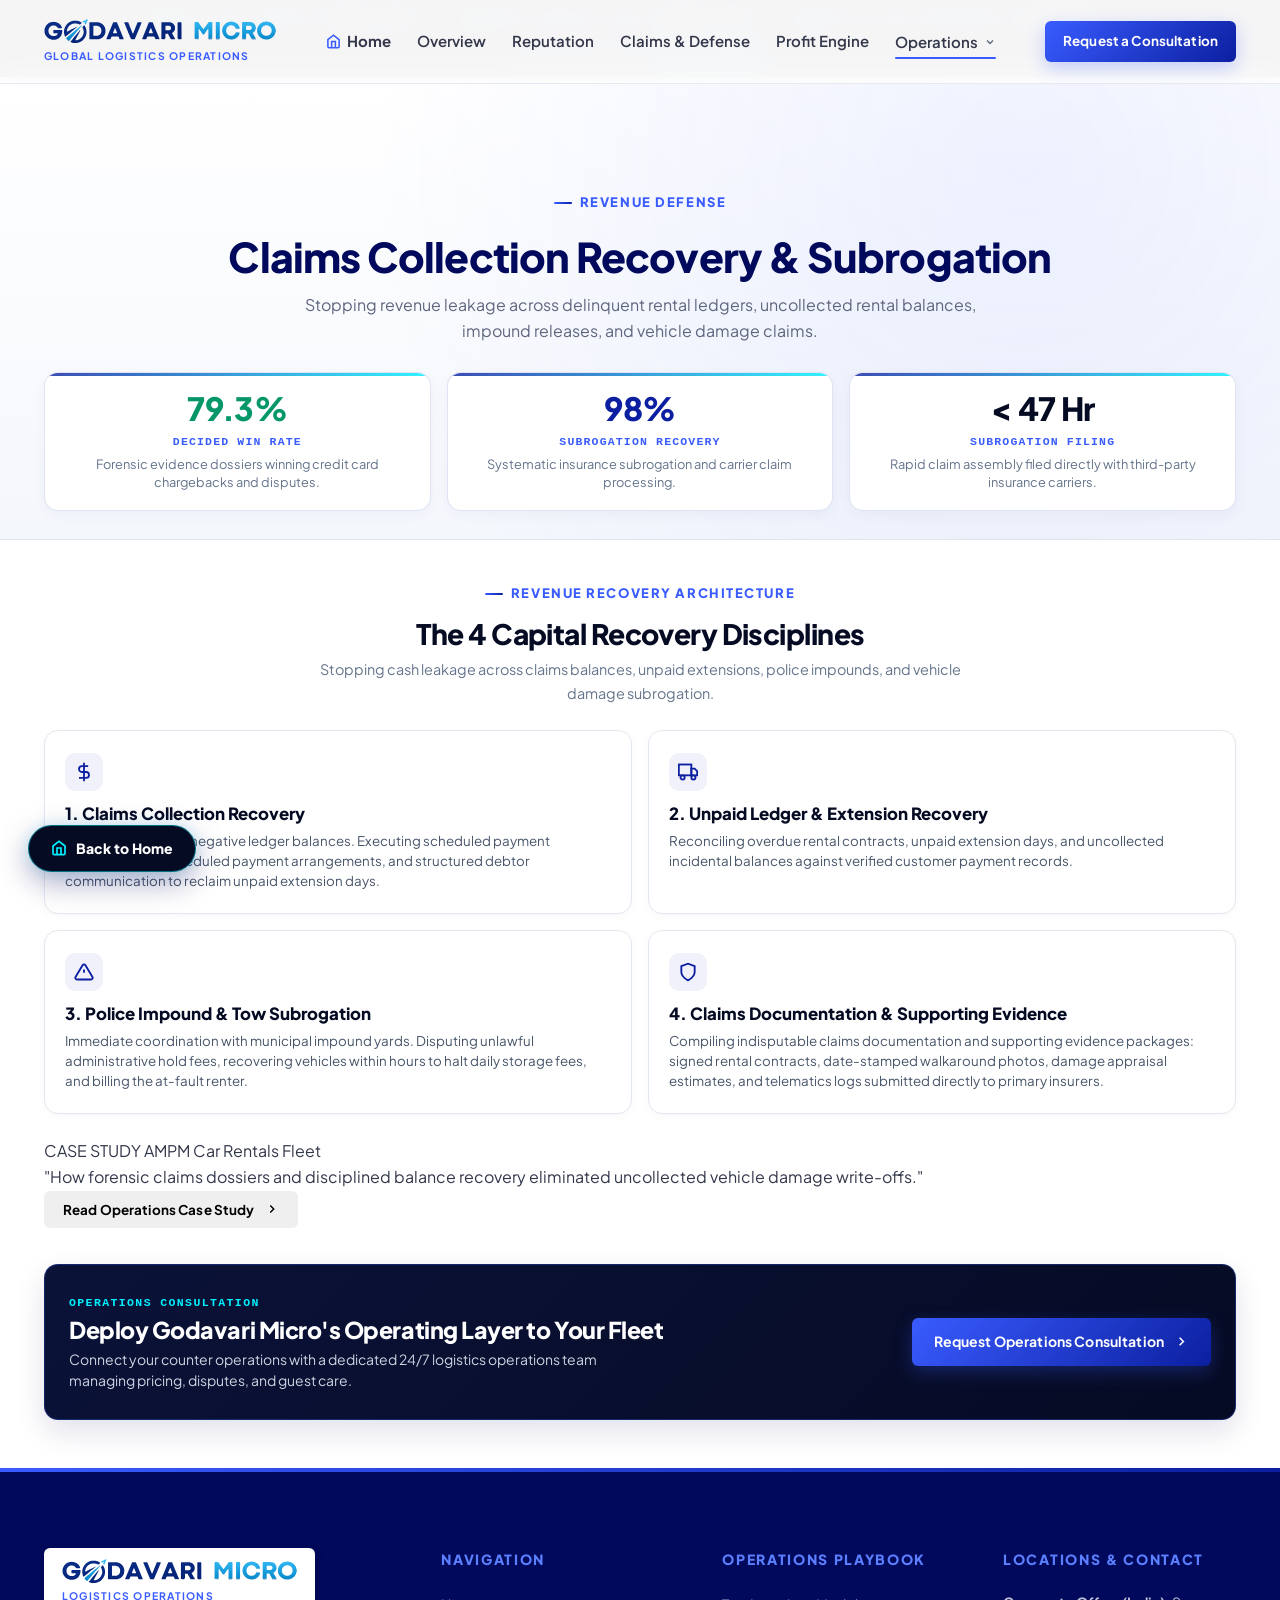
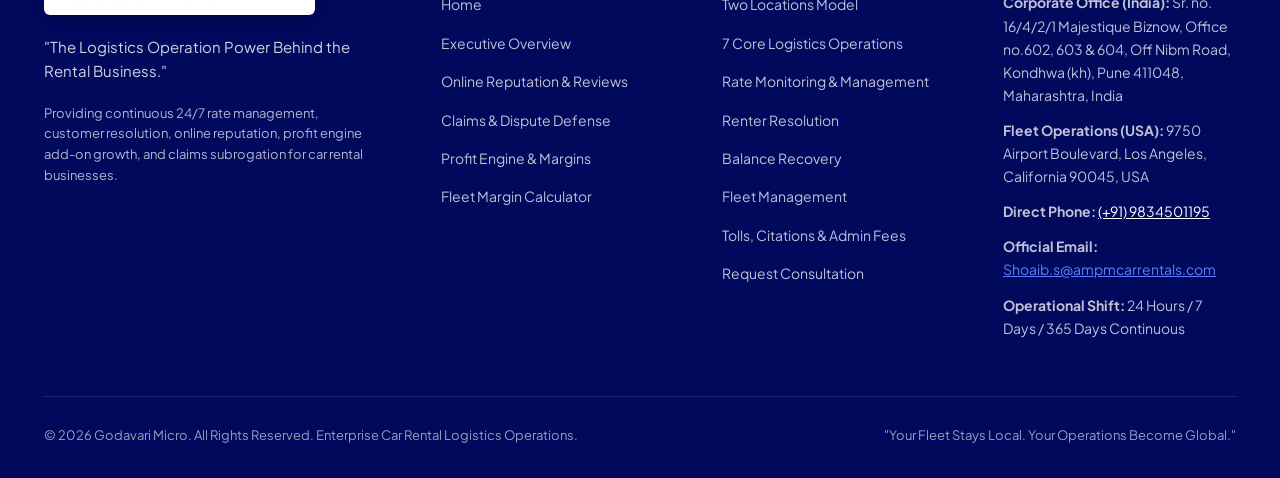
<file: balance-recovery.html>
<!DOCTYPE html>
<html lang="en">
<head>
  <meta charset="UTF-8">
  <meta name="viewport" content="width=device-width, initial-scale=1.0">
  <meta http-equiv="X-UA-Compatible" content="ie=edge">
  
  <title>Claims Collection Recovery &amp; Subrogation &mdash; Godavari Micro</title>
  <meta name="description" content="Recovering unpaid rental balances, delinquent ledger recovery, and forensic insurance subrogation.">
  <meta name="keywords" content="Godavari Micro, car rental logistics operation, car rental operations, fleet management support, OTA rate management, car rental claims, chargeback recovery">
  <meta name="author" content="Godavari Micro">
  
  <!-- Open Graph / Meta -->
  <meta property="og:type" content="website">
  <meta property="og:title" content="Claims Collection Recovery &amp; Subrogation &mdash; Godavari Micro">
  <meta property="og:description" content="Recovering unpaid rental balances, delinquent ledger recovery, and forensic insurance subrogation.">
  <meta property="og:image" content="assets/godavari-micro-logo-gm-monogram.png">
  <meta name="twitter:card" content="summary_large_image">
  <meta name="twitter:title" content="Claims Collection Recovery &amp; Subrogation — Godavari Micro">
  <meta name="twitter:description" content="Recovering unpaid rental balances, delinquent ledger recovery, and forensic insurance subrogation.">
  <meta name="twitter:image" content="assets/godavari-micro-logo-gm-monogram.png">

  <!-- Favicons -->
  <link rel="icon" type="image/png" sizes="32x32" href="assets/favicon-32x32.png">
  <link rel="icon" type="image/png" sizes="64x64" href="assets/favicon-64x64.png">
  <link rel="icon" type="image/png" sizes="192x192" href="assets/favicon-192x192.png">
  <link rel="apple-touch-icon" href="assets/favicon-192x192.png">

  <!-- Typography: Plus Jakarta Sans -->
  <link rel="preconnect" href="https://fonts.googleapis.com">
  <link rel="preconnect" href="https://fonts.gstatic.com" crossorigin>
  <link href="https://fonts.googleapis.com/css2?family=Plus+Jakarta+Sans:ital,wght@0,400;0,500;0,600;0,700;0,800;0,900;1,700&display=swap" rel="stylesheet">

  <!-- Stylesheet -->
  <link rel="stylesheet" href="css/styles.css">
</head>
<body>

  <!-- Live Operations Telemetry Status Bar -->
  <div class="telemetry-statusbar">
    <div class="container telemetry-statusbar-inner">
      <div class="telemetry-item">
        <span class="pulse-dot" style="background:#00E676; box-shadow:0 0 8px #00E676;"></span>
        <span class="telemetry-label">LAX FLEET COUNTER:</span>
        <span class="telemetry-value">ACTIVE (PST)</span>
      </div>
      <div class="telemetry-divider"></div>
      <div class="telemetry-item">
        <span class="pulse-dot" style="background:#00E676; box-shadow:0 0 8px #00E676;"></span>
        <span class="telemetry-label">INDIA LOGISTICS DESK:</span>
        <span class="telemetry-value">ONLINE (IST)</span>
      </div>
      <div class="telemetry-divider"></div>
      <div class="telemetry-item">
        <span class="pulse-dot sync"></span>
        <span class="telemetry-label">365-DAY RATE MONITORING:</span>
        <span class="telemetry-value">CALIBRATED</span>
      </div>
      <div class="telemetry-divider"></div>
      <div class="telemetry-item">
        <span class="telemetry-label">DISPUTE DEFENSE:</span>
        <span class="telemetry-value highlight">ACTIVE DEFENSE</span>
      </div>
    </div>
  </div>

  <!-- Site Header / Navigation -->
  <header class="site-header" id="header">
    <div class="container header-container">
      <a href="index.html" class="brand-lockup" aria-label="Godavari Micro Homepage">
        <div class="brand-text-block">
          <picture>
            <source srcset="assets/godavari-micro-wordmark.svg" type="image/svg+xml">
            <img src="assets/godavari-micro-wordmark@2x.png" alt="GODAVARI MICRO" class="nav-brand-wordmark" width="409" height="44">
          </picture>
          <span class="brand-descriptor">Global Logistics Operations</span>
        </div>
      </a>

      <nav class="main-nav" aria-label="Main Navigation">
        <a href="index.html" class="nav-link nav-link-home"><svg width="15" height="15" viewBox="0 0 24 24" fill="none" stroke="currentColor" stroke-width="2.5"><path d="M3 9l9-7 9 7v11a2 2 0 0 1-2 2H5a2 2 0 0 1-2-2z"></path><polyline points="9 22 9 12 15 12 15 22"></polyline></svg> Home</a>
        <a href="overview.html" class="nav-link">Overview</a>
        <a href="reputation.html" class="nav-link">Reputation</a>
        <a href="claims-defense.html" class="nav-link">Claims &amp; Defense</a>
        <a href="profit-engine.html" class="nav-link">Profit Engine</a>
        
          <div class="nav-dropdown">
            <button type="button" class="nav-link nav-dropdown-toggle active" aria-expanded="false" aria-haspopup="true">
              <span>Operations</span>
              <svg class="dropdown-chevron" width="12" height="12" viewBox="0 0 24 24" fill="none" stroke="currentColor" stroke-width="2.5">
                <polyline points="6 9 12 15 18 9"></polyline>
              </svg>
            </button>
            <div class="nav-dropdown-menu" role="menu">
              <a href="operations.html" class="dropdown-item" role="menuitem">
                <div class="dropdown-item-icon">
                  <svg width="18" height="18" viewBox="0 0 24 24" fill="none" stroke="currentColor" stroke-width="2.2"><circle cx="12" cy="12" r="10"></circle><line x1="2" y1="12" x2="22" y2="12"></line><path d="M12 2a15.3 15.3 0 0 1 4 10 15.3 15.3 0 0 1-4 10 15.3 15.3 0 0 1-4-10 15.3 15.3 0 0 1 4-10z"></path></svg>
                </div>
                <div class="dropdown-item-text">
                  <span class="dropdown-item-title">Two Locations Model</span>
                  <span class="dropdown-item-desc">India logistics operation + Los Angeles physical counter</span>
                </div>
              </a>
              <a href="blueprints.html" class="dropdown-item" role="menuitem">
                <div class="dropdown-item-icon">
                  <svg width="18" height="18" viewBox="0 0 24 24" fill="none" stroke="currentColor" stroke-width="2.2"><rect x="2" y="7" width="20" height="14" rx="2" ry="2"></rect><path d="M16 21V5a2 2 0 0 0-2-2h-4a2 2 0 0 0-2 2v16"></path></svg>
                </div>
                <div class="dropdown-item-text">
                  <span class="dropdown-item-title">7 Core Logistics Operations</span>
                  <span class="dropdown-item-desc">Dynamic rates, guest resolution &amp; fleet readiness</span>
                </div>
              </a>
              <a href="rate-management.html" class="dropdown-item" role="menuitem">
                <div class="dropdown-item-icon">
                  <svg width="18" height="18" viewBox="0 0 24 24" fill="none" stroke="currentColor" stroke-width="2.2"><polyline points="22 12 18 12 15 21 9 3 6 12 2 12"></polyline></svg>
                </div>
                <div class="dropdown-item-text">
                  <span class="dropdown-item-title">Rate Monitoring & Management</span>
                  <span class="dropdown-item-desc">24/7 competitive shopping, publishing &amp; yield</span>
                </div>
              </a>
              <a href="renter-resolution.html" class="dropdown-item" role="menuitem">
                <div class="dropdown-item-icon">
                  <svg width="18" height="18" viewBox="0 0 24 24" fill="none" stroke="currentColor" stroke-width="2.2"><path d="M22 16.92v3a2 2 0 0 1-2.18 2 19.79 19.79 0 0 1-8.63-3.07 19.5 19.5 0 0 1-6-6 19.79 19.79 0 0 1-3.07-8.67A2 2 0 0 1 4.11 2h3a2 2 0 0 1 2 1.72 12.84 12.84 0 0 0 .7 2.81 2 2 0 0 1-.45 2.11L8.09 9.91a16 16 0 0 0 6 6l1.27-1.27a2 2 0 0 1 2.11-.45 12.84 12.84 0 0 0 2.81.7A2 2 0 0 1 22 16.92z"></path></svg>
                </div>
                <div class="dropdown-item-text">
                  <span class="dropdown-item-title">Renter Resolution</span>
                  <span class="dropdown-item-desc">Instant phone, OTA message &amp; counter escalation</span>
                </div>
              </a>
              <a href="balance-recovery.html" class="dropdown-item active" role="menuitem">
                <div class="dropdown-item-icon">
                  <svg width="18" height="18" viewBox="0 0 24 24" fill="none" stroke="currentColor" stroke-width="2.2"><path d="M12 22s8-4 8-10V5l-8-3-8 3v7c0 6 8 10 8 10z"></path></svg>
                </div>
                <div class="dropdown-item-text">
                  <span class="dropdown-item-title">Claims Collection Recovery</span>
                  <span class="dropdown-item-desc">Unpaid rentals, delinquent ledgers &amp; claim recovery</span>
                </div>
              </a>
              <a href="fleet-management.html" class="dropdown-item" role="menuitem">
                <div class="dropdown-item-icon">
                  <svg width="18" height="18" viewBox="0 0 24 24" fill="none" stroke="currentColor" stroke-width="2.2"><circle cx="12" cy="12" r="10"></circle><polyline points="12 6 12 12 14 14"></polyline></svg>
                </div>
                <div class="dropdown-item-text">
                  <span class="dropdown-item-title">Fleet Management</span>
                  <span class="dropdown-item-desc">Availability, parity, turnaround &amp; inventory balance</span>
                </div>
              </a>
              <a href="tolls-citations.html" class="dropdown-item" role="menuitem">
                <div class="dropdown-item-icon">
                  <svg width="18" height="18" viewBox="0 0 24 24" fill="none" stroke="currentColor" stroke-width="2.2"><rect x="1" y="3" width="15" height="13"></rect><polygon points="16 8 20 8 23 11 23 16 16 16 16 8"></polygon><circle cx="5.5" cy="18.5" r="2.5"></circle><circle cx="18.5" cy="18.5" r="2.5"></circle></svg>
                </div>
                <div class="dropdown-item-text">
                  <span class="dropdown-item-title">Tolls, Citations &amp; Admin Fees</span>
                  <span class="dropdown-item-desc">Automated toll tracking, manual citations &amp; fee processing</span>
                </div>
              </a>
            </div>
          </div>
      </nav>

      <div class="header-cta-wrap">
        <a href="index.html#contact" class="btn btn-primary btn-sm header-consult-btn">
          <span class="cta-desktop">Request a Consultation</span>
          <span class="cta-mobile">Consult</span>
        </a>
        <button class="mobile-toggle" aria-label="Open Navigation Menu">
          <svg viewBox="0 0 24 24" fill="none" stroke="currentColor" stroke-width="2.2" stroke-linecap="round">
            <line x1="3" y1="6" x2="21" y2="6"></line>
            <line x1="3" y1="12" x2="21" y2="12"></line>
            <line x1="3" y1="18" x2="21" y2="18"></line>
          </svg>
        </button>
      </div>
    </div>
  </header>

  <!-- Mobile Drawer -->
  <div class="mobile-overlay" aria-hidden="true"></div>
  <aside class="mobile-drawer" id="mobileDrawer" aria-label="Mobile Navigation">
    <div class="drawer-header">
      <a href="index.html" class="drawer-logo" aria-label="Godavari Micro Homepage">
        <picture>
          <source srcset="assets/godavari-micro-wordmark.svg" type="image/svg+xml">
          <img src="assets/godavari-micro-wordmark.png" alt="Godavari Micro" width="168" height="22">
        </picture>
      </a>
      <button class="drawer-close" aria-label="Close Navigation">&times;</button>
    </div>

    <div class="drawer-body">
      <nav class="drawer-nav">
        <a href="index.html" class="drawer-link">Home</a>
        <a href="overview.html" class="drawer-link">Executive Overview</a>
        <a href="reputation.html" class="drawer-link">Online Reputation &amp; Reviews</a>
        <a href="claims-defense.html" class="drawer-link">Claims &amp; Dispute Defense</a>
        <a href="profit-engine.html" class="drawer-link">Profit Engine &amp; Margins</a>
        <a href="profit-engine.html#roi-calculator" class="drawer-link drawer-link-highlight">
          <svg width="16" height="16" viewBox="0 0 24 24" fill="none" stroke="currentColor" stroke-width="2"><rect x="4" y="2" width="16" height="20" rx="2"></rect><line x1="8" y1="6" x2="16" y2="6"></line><line x1="16" y1="14" x2="16" y2="18"></line><path d="M16 10h.01"></path><path d="M12 10h.01"></path><path d="M8 10h.01"></path><path d="M12 14h.01"></path><path d="M8 14h.01"></path><path d="M12 18h.01"></path><path d="M8 18h.01"></path></svg>
          <span>Fleet Margin Calculator</span>
          <span class="drawer-badge">TOOL</span>
        </a>

        <div style="margin-top:12px; padding-top:12px; border-top:1px solid #eef2f8;">
          <span style="font-size:0.75rem; font-weight:800; color:var(--color-highlight); text-transform:uppercase; letter-spacing:0.1em; display:block; margin-bottom:8px;">Core Logistics Operations</span>
          <a href="operations.html" class="drawer-link" style="padding-left:10px;">• Two Locations Model</a>
          <a href="blueprints.html" class="drawer-link" style="padding-left:10px;">• 7 Core Logistics Operations</a>
          <a href="rate-management.html" class="drawer-link" style="padding-left:10px;">• Rate Monitoring & Management</a>
          <a href="renter-resolution.html" class="drawer-link" style="padding-left:10px;">• Renter Resolution</a>
          <a href="balance-recovery.html" class="drawer-link active" style="padding-left:10px;">• Claims Collection Recovery</a>
          <a href="fleet-management.html" class="drawer-link" style="padding-left:10px;">• Fleet Management</a>
          <a href="tolls-citations.html" class="drawer-link" style="padding-left:10px;">• Tolls, Citations &amp; Admin Fees</a>
        </div>

        <a href="index.html#contact" class="drawer-link" style="color:var(--color-highlight); margin-top:8px;">Contact &amp; Consultation</a>
      </nav>
    </div>

    <div class="drawer-footer">
      <a href="index.html#contact" class="btn btn-primary drawer-cta-btn">Request a Consultation →</a>
      <div class="drawer-contact-info">
        <a href="tel:+919834501195">📞 (+91) 9834501195</a>
        <a href="mailto:Shoaib.s@ampmcarrentals.com">✉️ Shoaib.s@ampmcarrentals.com</a>
      </div>
    </div>
  </aside>

  <main>
    <!-- SCROLL 1: HERO & 3 PERFORMANCE METRICS -->
    <section class="subpage-compact-hero" style="padding-bottom: 28px;">
      <div class="container text-center">
        <div class="section-eyebrow center-block">Revenue Defense</div>
        <h1 class="page-hero-title">Claims Collection Recovery &amp; Subrogation</h1>
        <p class="page-hero-subtitle center-block" style="margin-bottom: 28px;">
          Stopping revenue leakage across delinquent rental ledgers, uncollected rental balances, impound releases, and vehicle damage claims.
        </p>

                <div class="subpage-metrics-grid cols-3">
          <div class="subpage-metric-card">
            <div class="subpage-metric-num highlight-green"><span data-count-target="80.6">80.6</span>%</div>
            <div class="subpage-metric-title">DECIDED WIN RATE</div>
            <p class="subpage-metric-desc">Forensic evidence dossiers winning credit card chargebacks and disputes.</p>
          </div>
          <div class="subpage-metric-card">
            <div class="subpage-metric-num highlight-cyan"><span data-count-target="100">100</span>%</div>
            <div class="subpage-metric-title">SUBROGATION RECOVERY</div>
            <p class="subpage-metric-desc">Systematic insurance subrogation and carrier claim processing.</p>
          </div>
          <div class="subpage-metric-card">
            <div class="subpage-metric-num">&lt; <span data-count-target="48">48</span> Hr</div>
            <div class="subpage-metric-title">SUBROGATION FILING</div>
            <p class="subpage-metric-desc">Rapid claim assembly filed directly with third-party insurance carriers.</p>
          </div>
        </div>
      </div>
    </section>

    <!-- SCROLL 2: CORE CONTENT & BOTTOM CTA -->
    <section class="subpage-section-compact">
      <div class="container">
                <div class="text-center" style="margin-bottom: 24px;">
          <div class="section-eyebrow center-block">Revenue Recovery Architecture</div>
          <h2 style="font-size: clamp(1.4rem, 2.2vw, 1.85rem); font-weight: 800; color: #060B24; margin-bottom: 8px;">The 4 Capital Recovery Disciplines</h2>
          <p style="color: #64748B; font-size: 0.9rem; max-width: 660px; margin: 0 auto;">Stopping cash leakage across claims balances, unpaid extensions, police impounds, and vehicle damage subrogation.</p>
        </div>

        <div class="subpage-cards-grid cols-2" style="margin-bottom: 24px;">
          <div class="subpage-feature-card">
            <div class="subpage-card-icon">
              <svg width="20" height="20" viewBox="0 0 24 24" fill="none" stroke="currentColor" stroke-width="2.2"><path d="M12 1v22M17 5H9.5a3.5 3.5 0 0 0 0 7h5a3.5 3.5 0 0 1 0 7H6"></path></svg>
            </div>
            <div class="subpage-card-title">1. Claims Collection Recovery</div>
            <p class="subpage-card-text">Systematic audit of negative ledger balances. Executing scheduled payment arrangements, scheduled payment arrangements, and structured debtor communication to reclaim unpaid extension days.</p>
          </div>

          <div class="subpage-feature-card">
            <div class="subpage-card-icon">
              <svg width="20" height="20" viewBox="0 0 24 24" fill="none" stroke="currentColor" stroke-width="2.2"><rect x="1" y="3" width="15" height="13"></rect><polygon points="16 8 20 8 23 11 23 16 16 16 16 8"></polygon><circle cx="5.5" cy="18.5" r="2.5"></circle><circle cx="18.5" cy="18.5" r="2.5"></circle></svg>
            </div>
            <div class="subpage-card-title">2. Unpaid Ledger &amp; Extension Recovery</div>
            <p class="subpage-card-text">Reconciling overdue rental contracts, unpaid extension days, and uncollected incidental balances against verified customer payment records.</p>
          </div>

          <div class="subpage-feature-card">
            <div class="subpage-card-icon">
              <svg width="20" height="20" viewBox="0 0 24 24" fill="none" stroke="currentColor" stroke-width="2.2"><path d="M10.29 3.86L1.82 18a2 2 0 0 0 1.71 3h16.94a2 2 0 0 0 1.71-3L13.71 3.86a2 2 0 0 0-3.42 0z"></path><line x1="12" y1="9" x2="12" y2="13"></line><line x1="12" y1="17" x2="12.01" y2="17"></line></svg>
            </div>
            <div class="subpage-card-title">3. Police Impound &amp; Tow Subrogation</div>
            <p class="subpage-card-text">Immediate coordination with municipal impound yards. Disputing unlawful administrative hold fees, recovering vehicles within hours to halt daily storage fees, and billing the at-fault renter.</p>
          </div>

          <div class="subpage-feature-card">
            <div class="subpage-card-icon">
              <svg width="20" height="20" viewBox="0 0 24 24" fill="none" stroke="currentColor" stroke-width="2.2"><path d="M12 22s8-4 8-10V5l-8-3-8 3v7c0 6 8 10 8 10z"></path></svg>
            </div>
            <div class="subpage-card-title">4. Claims Documentation & Supporting Evidence</div>
            <p class="subpage-card-text">Compiling indisputable claims documentation and supporting evidence packages: signed rental contracts, date-stamped walkaround photos, damage appraisal estimates, and telematics logs submitted directly to primary insurers.</p>
          </div>
        </div>

        <!-- Case Study Trigger Card -->
        <div class="subpage-case-study-trigger">
          <div class="trigger-meta">
            <span class="trigger-badge">CASE STUDY</span>
            <span class="trigger-client">AMPM Car Rentals Fleet</span>
          </div>
          <div class="trigger-headline">
            "How forensic claims dossiers and disciplined balance recovery eliminated uncollected vehicle damage write-offs."
          </div>
          <button type="button" class="btn btn-sm btn-outline open-case-study-btn" data-client="ampm">
            <span>Read Operations Case Study</span>
            <svg width="14" height="14" viewBox="0 0 24 24" fill="none" stroke="currentColor" stroke-width="2.5"><polyline points="9 18 15 12 9 6"></polyline></svg>
          </button>
        </div>

        <!-- Compact Bottom CTA Banner -->
        <div class="subpage-compact-cta" style="margin-top: 36px;">
          <div class="subpage-compact-cta-text">
            <div style="font-family: var(--font-mono, monospace); font-size: 0.72rem; font-weight: 800; letter-spacing: 0.12em; color: #00F0FF; text-transform: uppercase; margin-bottom: 4px;">OPERATIONS CONSULTATION</div>
            <h3>Deploy Godavari Micro's Operating Layer to Your Fleet</h3>
            <p>Connect your counter operations with a dedicated 24/7 logistics operations team managing pricing, disputes, and guest care.</p>
          </div>
          <a href="index.html#contact" class="btn btn-primary" style="white-space:nowrap; padding:12px 22px; font-size:0.875rem;">
            <span>Request Operations Consultation</span>
            <svg width="15" height="15" viewBox="0 0 24 24" fill="none" stroke="currentColor" stroke-width="2.5"><polyline points="9 18 15 12 9 6"></polyline></svg>
          </a>
        </div>
      </div>
    </section>
  </main>

  <!-- Client Operational Case Study Modal (% Metrics Only) -->
  <div class="case-study-modal-overlay" id="caseStudyModalOverlay" role="dialog" aria-modal="true" aria-labelledby="caseStudyModalTitle" aria-hidden="true">
    <div class="case-study-modal" id="caseStudyModal">
      <!-- Modal Top Bar (Integrated Sticky Header) -->
      <div class="case-study-modal-top">
        <div class="case-study-modal-title-row">
          <div class="case-study-eyebrow-row">
            <span class="case-study-tag">OPERATIONAL CASE STUDY // PERFORMANCE OVERVIEW</span>
            <span class="case-study-verified-badge">
              <svg width="12" height="12" viewBox="0 0 24 24" fill="none" stroke="currentColor" stroke-width="2.5"><polyline points="20 6 9 17 4 12"></polyline></svg>
              Operations Case Study
            </span>
          </div>
          <button class="case-study-modal-close" id="caseStudyModalClose" aria-label="Close Case Study">&times;</button>
        </div>

        <!-- Quick Operator Tabs Integrated in Top Bar -->
        <div class="case-study-tabs-nav" role="tablist">
          <button class="case-study-tab-btn active" data-target-client="priceless" role="tab" aria-selected="true">
            <span class="tab-indicator-dot" style="background:#60A5FA;"></span>
            <span>Priceless Car Rental</span>
          </button>
          <button class="case-study-tab-btn" data-target-client="nextcar" role="tab" aria-selected="false">
            <span class="tab-indicator-dot" style="background:#34D399;"></span>
            <span>NextCar Rental</span>
          </button>
          <button class="case-study-tab-btn" data-target-client="ampm" role="tab" aria-selected="false">
            <span class="tab-indicator-dot" style="background:#F87171;"></span>
            <span>AMPM Car Rentals</span>
          </button>
        </div>
      </div>

      <!-- Dynamic Content Body -->
      <div class="case-study-modal-body" id="caseStudyModalContent">
        <!-- Injected dynamically via JS -->
      </div>
    </div>
  </div>

  <!-- Site Footer -->
  <footer class="site-footer">
    <div class="container">
      <div class="footer-top-grid">
        <div class="footer-brand-col">
          <div class="footer-logo-badge">
            <div class="brand-text-block">
              <picture>
                <source srcset="assets/godavari-micro-wordmark.svg" type="image/svg+xml">
                <img src="assets/godavari-micro-wordmark@2x.png" alt="GODAVARI MICRO" class="nav-brand-wordmark" width="409" height="44" style="height:26px;">
              </picture>
              <span class="brand-descriptor">Logistics Operations</span>
            </div>
          </div>
          <p class="footer-tagline">"The Logistics Operation Power Behind the Rental Business."</p>
          <p style="font-size: 0.8125rem; color: rgba(255, 255, 255, 0.7); line-height: 1.6;">
            Providing continuous 24/7 rate management, customer resolution, online reputation, profit engine add-on growth, and claims subrogation for car rental businesses.
          </p>
        </div>

        <div>
          <div class="footer-title">Navigation</div>
          <ul class="footer-links">
            <li><a href="index.html" class="footer-link">Home</a></li>
            <li><a href="overview.html" class="footer-link">Executive Overview</a></li>
            <li><a href="reputation.html" class="footer-link">Online Reputation &amp; Reviews</a></li>
            <li><a href="claims-defense.html" class="footer-link">Claims &amp; Dispute Defense</a></li>
            <li><a href="profit-engine.html" class="footer-link">Profit Engine &amp; Margins</a></li>
            <li><a href="profit-engine.html#roi-calculator" class="footer-link">Fleet Margin Calculator</a></li>
          </ul>
        </div>

        <div>
          <div class="footer-title">Operations Playbook</div>
          <ul class="footer-links">
            <li><a href="operations.html" class="footer-link">Two Locations Model</a></li>
            <li><a href="blueprints.html" class="footer-link">7 Core Logistics Operations</a></li>
            <li><a href="rate-management.html" class="footer-link">Rate Monitoring & Management</a></li>
            <li><a href="renter-resolution.html" class="footer-link">Renter Resolution</a></li>
            <li><a href="balance-recovery.html" class="footer-link">Balance Recovery</a></li>
            <li><a href="fleet-management.html" class="footer-link">Fleet Management</a></li>
            <li><a href="tolls-citations.html" class="footer-link">Tolls, Citations &amp; Admin Fees</a></li>
            <li><a href="index.html#contact" class="footer-link">Request Consultation</a></li>
          </ul>
        </div>

        <div>
          <div class="footer-title">Locations &amp; Contact</div>
          <ul class="footer-links">
            <li class="footer-link"><strong>Corporate Office (India):</strong> Sr. no. 16/4/2/1 Majestique Biznow, Office no.602, 603 &amp; 604, Off Nibm Road, Kondhwa (kh), Pune 411048, Maharashtra, India</li>
            <li class="footer-link"><strong>Fleet Operations (USA):</strong> 9750 Airport Boulevard, Los Angeles, California 90045, USA</li>
            <li class="footer-link"><strong>Direct Phone:</strong> <a href="tel:+919834501195" style="color:var(--color-white); text-decoration:underline;">(+91) 9834501195</a></li>
            <li class="footer-link"><strong>Official Email:</strong><br>
              <a href="mailto:Shoaib.s@ampmcarrentals.com" style="color:var(--color-highlight-hover); text-decoration:underline;">Shoaib.s@ampmcarrentals.com</a>
            </li>
            <li class="footer-link"><strong>Operational Shift:</strong> 24 Hours / 7 Days / 365 Days Continuous</li>
          </ul>
        </div>
      </div>

      <div class="footer-bottom">
        <div>
          &copy; <span id="currentYear">2026</span> Godavari Micro. All Rights Reserved. Enterprise Car Rental Logistics Operations.
        </div>
        <div>
          "Your Fleet Stays Local. Your Operations Become Global."
        </div>
      </div>
    </div>
  </footer>

  <!-- Set Dynamic Year -->
  <script>
    document.getElementById('currentYear').textContent = new Date().getFullYear();
  </script>

  <!-- Main JavaScript Bundle -->
  <script src="js/main.js"></script>

  <!-- Floating Return to Home Button -->
  <a href="index.html" class="floating-back-home" title="Return to Homepage">
    <svg width="16" height="16" viewBox="0 0 24 24" fill="none" stroke="currentColor" stroke-width="2.5"><path d="M3 9l9-7 9 7v11a2 2 0 0 1-2 2H5a2 2 0 0 1-2-2z"></path><polyline points="9 22 9 12 15 12 15 22"></polyline></svg>
    <span>Back to Home</span>
  </a>
</body>
</html>
</file>
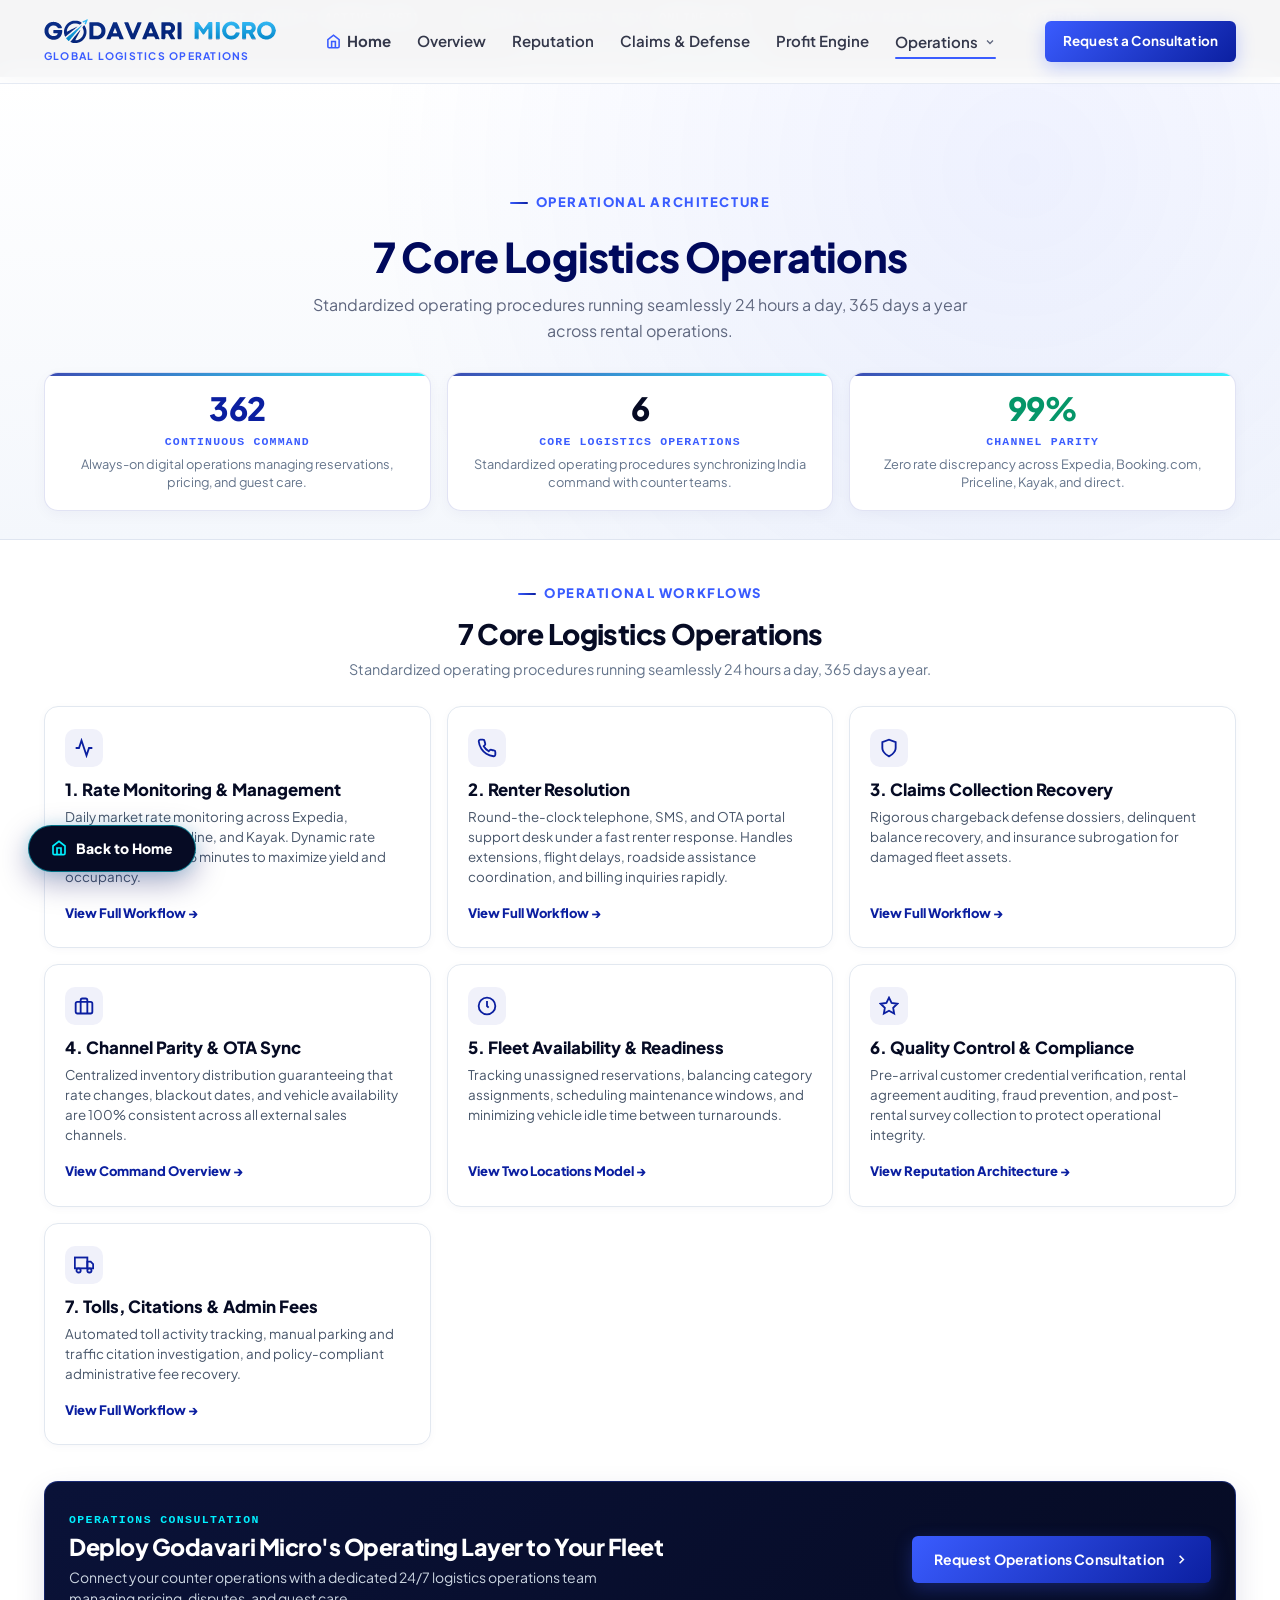
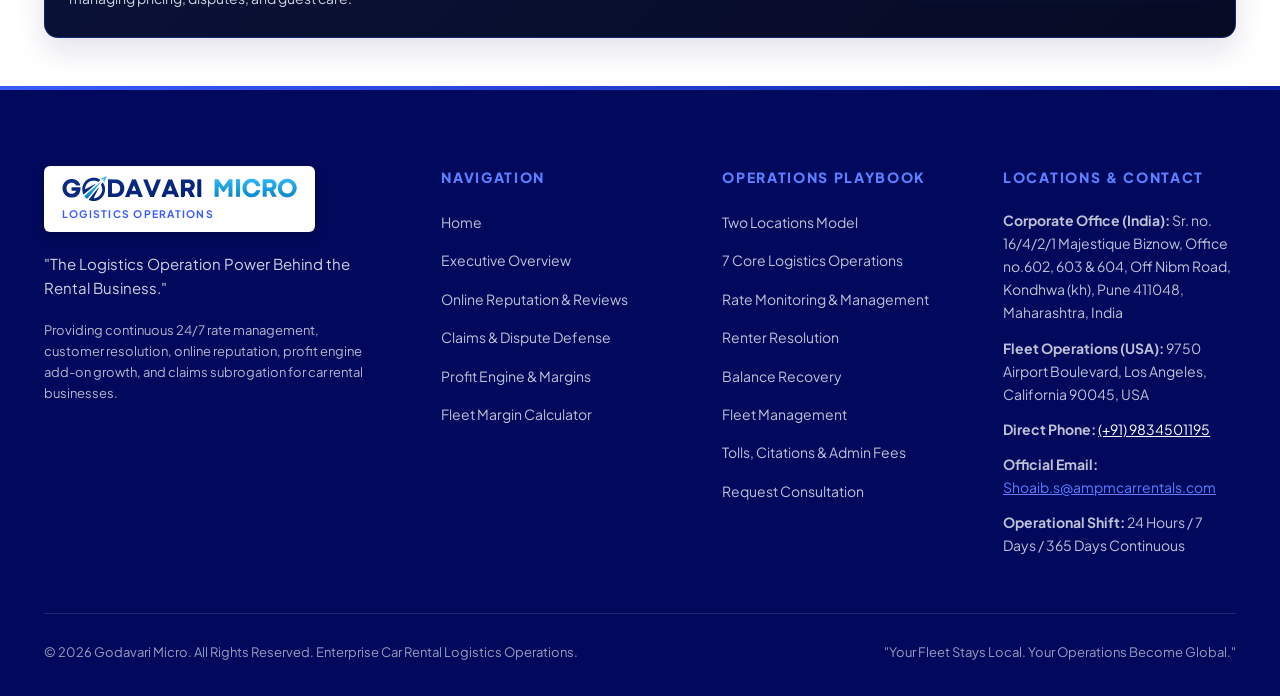
<file: blueprints.html>
<!DOCTYPE html>
<html lang="en">
<head>
  <meta charset="UTF-8">
  <meta name="viewport" content="width=device-width, initial-scale=1.0">
  <meta http-equiv="X-UA-Compatible" content="ie=edge">
  
  <title>7 Core Logistics Operations &mdash; Godavari Micro</title>
  <meta name="description" content="The 6 standardized operational blueprints powering round-the-clock rate management, customer care, and fleet yield.">
  <meta name="keywords" content="Godavari Micro, car rental logistics operation, car rental operations, fleet management support, OTA rate management, car rental claims, chargeback recovery">
  <meta name="author" content="Godavari Micro">
  
  <!-- Open Graph / Meta -->
  <meta property="og:type" content="website">
  <meta property="og:title" content="7 Core Logistics Operations &mdash; Godavari Micro">
  <meta property="og:description" content="The 6 standardized operational blueprints powering round-the-clock rate management, customer care, and fleet yield.">
  <meta property="og:image" content="assets/godavari-micro-logo-gm-monogram.png">
  <meta name="twitter:card" content="summary_large_image">
  <meta name="twitter:title" content="7 Core Logistics Operations — Godavari Micro">
  <meta name="twitter:description" content="The 6 standardized operational blueprints powering round-the-clock rate management, customer care, and fleet yield.">
  <meta name="twitter:image" content="assets/godavari-micro-logo-gm-monogram.png">

  <!-- Favicons -->
  <link rel="icon" type="image/png" sizes="32x32" href="assets/favicon-32x32.png">
  <link rel="icon" type="image/png" sizes="64x64" href="assets/favicon-64x64.png">
  <link rel="icon" type="image/png" sizes="192x192" href="assets/favicon-192x192.png">
  <link rel="apple-touch-icon" href="assets/favicon-192x192.png">

  <!-- Typography: Plus Jakarta Sans -->
  <link rel="preconnect" href="https://fonts.googleapis.com">
  <link rel="preconnect" href="https://fonts.gstatic.com" crossorigin>
  <link href="https://fonts.googleapis.com/css2?family=Plus+Jakarta+Sans:ital,wght@0,400;0,500;0,600;0,700;0,800;0,900;1,700&display=swap" rel="stylesheet">

  <!-- Stylesheet -->
  <link rel="stylesheet" href="css/styles.css">
</head>
<body>

  <!-- Live Operations Telemetry Status Bar -->
  <div class="telemetry-statusbar">
    <div class="container telemetry-statusbar-inner">
      <div class="telemetry-item">
        <span class="pulse-dot" style="background:#00E676; box-shadow:0 0 8px #00E676;"></span>
        <span class="telemetry-label">LAX FLEET COUNTER:</span>
        <span class="telemetry-value">ACTIVE (PST)</span>
      </div>
      <div class="telemetry-divider"></div>
      <div class="telemetry-item">
        <span class="pulse-dot" style="background:#00E676; box-shadow:0 0 8px #00E676;"></span>
        <span class="telemetry-label">INDIA LOGISTICS DESK:</span>
        <span class="telemetry-value">ONLINE (IST)</span>
      </div>
      <div class="telemetry-divider"></div>
      <div class="telemetry-item">
        <span class="pulse-dot sync"></span>
        <span class="telemetry-label">365-DAY RATE MONITORING:</span>
        <span class="telemetry-value">CALIBRATED</span>
      </div>
      <div class="telemetry-divider"></div>
      <div class="telemetry-item">
        <span class="telemetry-label">DISPUTE DEFENSE:</span>
        <span class="telemetry-value highlight">ACTIVE DEFENSE</span>
      </div>
    </div>
  </div>

  <!-- Site Header / Navigation -->
  <header class="site-header" id="header">
    <div class="container header-container">
      <a href="index.html" class="brand-lockup" aria-label="Godavari Micro Homepage">
        <div class="brand-text-block">
          <picture>
            <source srcset="assets/godavari-micro-wordmark.svg" type="image/svg+xml">
            <img src="assets/godavari-micro-wordmark@2x.png" alt="GODAVARI MICRO" class="nav-brand-wordmark" width="409" height="44">
          </picture>
          <span class="brand-descriptor">Global Logistics Operations</span>
        </div>
      </a>

      <nav class="main-nav" aria-label="Main Navigation">
        <a href="index.html" class="nav-link nav-link-home"><svg width="15" height="15" viewBox="0 0 24 24" fill="none" stroke="currentColor" stroke-width="2.5"><path d="M3 9l9-7 9 7v11a2 2 0 0 1-2 2H5a2 2 0 0 1-2-2z"></path><polyline points="9 22 9 12 15 12 15 22"></polyline></svg> Home</a>
        <a href="overview.html" class="nav-link">Overview</a>
        <a href="reputation.html" class="nav-link">Reputation</a>
        <a href="claims-defense.html" class="nav-link">Claims &amp; Defense</a>
        <a href="profit-engine.html" class="nav-link">Profit Engine</a>
        
          <div class="nav-dropdown">
            <button type="button" class="nav-link nav-dropdown-toggle active" aria-expanded="false" aria-haspopup="true">
              <span>Operations</span>
              <svg class="dropdown-chevron" width="12" height="12" viewBox="0 0 24 24" fill="none" stroke="currentColor" stroke-width="2.5">
                <polyline points="6 9 12 15 18 9"></polyline>
              </svg>
            </button>
            <div class="nav-dropdown-menu" role="menu">
              <a href="operations.html" class="dropdown-item" role="menuitem">
                <div class="dropdown-item-icon">
                  <svg width="18" height="18" viewBox="0 0 24 24" fill="none" stroke="currentColor" stroke-width="2.2"><circle cx="12" cy="12" r="10"></circle><line x1="2" y1="12" x2="22" y2="12"></line><path d="M12 2a15.3 15.3 0 0 1 4 10 15.3 15.3 0 0 1-4 10 15.3 15.3 0 0 1-4-10 15.3 15.3 0 0 1 4-10z"></path></svg>
                </div>
                <div class="dropdown-item-text">
                  <span class="dropdown-item-title">Two Locations Model</span>
                  <span class="dropdown-item-desc">India logistics operation + Los Angeles physical counter</span>
                </div>
              </a>
              <a href="blueprints.html" class="dropdown-item active" role="menuitem">
                <div class="dropdown-item-icon">
                  <svg width="18" height="18" viewBox="0 0 24 24" fill="none" stroke="currentColor" stroke-width="2.2"><rect x="2" y="7" width="20" height="14" rx="2" ry="2"></rect><path d="M16 21V5a2 2 0 0 0-2-2h-4a2 2 0 0 0-2 2v16"></path></svg>
                </div>
                <div class="dropdown-item-text">
                  <span class="dropdown-item-title">7 Core Logistics Operations</span>
                  <span class="dropdown-item-desc">Dynamic rates, guest resolution &amp; fleet readiness</span>
                </div>
              </a>
              <a href="rate-management.html" class="dropdown-item" role="menuitem">
                <div class="dropdown-item-icon">
                  <svg width="18" height="18" viewBox="0 0 24 24" fill="none" stroke="currentColor" stroke-width="2.2"><polyline points="22 12 18 12 15 21 9 3 6 12 2 12"></polyline></svg>
                </div>
                <div class="dropdown-item-text">
                  <span class="dropdown-item-title">Rate Monitoring & Management</span>
                  <span class="dropdown-item-desc">24/7 competitive shopping, publishing &amp; yield</span>
                </div>
              </a>
              <a href="renter-resolution.html" class="dropdown-item" role="menuitem">
                <div class="dropdown-item-icon">
                  <svg width="18" height="18" viewBox="0 0 24 24" fill="none" stroke="currentColor" stroke-width="2.2"><path d="M22 16.92v3a2 2 0 0 1-2.18 2 19.79 19.79 0 0 1-8.63-3.07 19.5 19.5 0 0 1-6-6 19.79 19.79 0 0 1-3.07-8.67A2 2 0 0 1 4.11 2h3a2 2 0 0 1 2 1.72 12.84 12.84 0 0 0 .7 2.81 2 2 0 0 1-.45 2.11L8.09 9.91a16 16 0 0 0 6 6l1.27-1.27a2 2 0 0 1 2.11-.45 12.84 12.84 0 0 0 2.81.7A2 2 0 0 1 22 16.92z"></path></svg>
                </div>
                <div class="dropdown-item-text">
                  <span class="dropdown-item-title">Renter Resolution</span>
                  <span class="dropdown-item-desc">Instant phone, OTA message &amp; counter escalation</span>
                </div>
              </a>
              <a href="balance-recovery.html" class="dropdown-item" role="menuitem">
                <div class="dropdown-item-icon">
                  <svg width="18" height="18" viewBox="0 0 24 24" fill="none" stroke="currentColor" stroke-width="2.2"><path d="M12 22s8-4 8-10V5l-8-3-8 3v7c0 6 8 10 8 10z"></path></svg>
                </div>
                <div class="dropdown-item-text">
                  <span class="dropdown-item-title">Claims Collection Recovery</span>
                  <span class="dropdown-item-desc">Unpaid rentals, delinquent ledgers &amp; claim recovery</span>
                </div>
              </a>
              <a href="fleet-management.html" class="dropdown-item" role="menuitem">
                <div class="dropdown-item-icon">
                  <svg width="18" height="18" viewBox="0 0 24 24" fill="none" stroke="currentColor" stroke-width="2.2"><circle cx="12" cy="12" r="10"></circle><polyline points="12 6 12 12 14 14"></polyline></svg>
                </div>
                <div class="dropdown-item-text">
                  <span class="dropdown-item-title">Fleet Management</span>
                  <span class="dropdown-item-desc">Availability, parity, turnaround &amp; inventory balance</span>
                </div>
              </a>
              <a href="tolls-citations.html" class="dropdown-item" role="menuitem">
                <div class="dropdown-item-icon">
                  <svg width="18" height="18" viewBox="0 0 24 24" fill="none" stroke="currentColor" stroke-width="2.2"><rect x="1" y="3" width="15" height="13"></rect><polygon points="16 8 20 8 23 11 23 16 16 16 16 8"></polygon><circle cx="5.5" cy="18.5" r="2.5"></circle><circle cx="18.5" cy="18.5" r="2.5"></circle></svg>
                </div>
                <div class="dropdown-item-text">
                  <span class="dropdown-item-title">Tolls, Citations &amp; Admin Fees</span>
                  <span class="dropdown-item-desc">Automated toll tracking, manual citations &amp; fee processing</span>
                </div>
              </a>
            </div>
          </div>
      </nav>

      <div class="header-cta-wrap">
        <a href="index.html#contact" class="btn btn-primary btn-sm header-consult-btn">
          <span class="cta-desktop">Request a Consultation</span>
          <span class="cta-mobile">Consult</span>
        </a>
        <button class="mobile-toggle" aria-label="Open Navigation Menu">
          <svg viewBox="0 0 24 24" fill="none" stroke="currentColor" stroke-width="2.2" stroke-linecap="round">
            <line x1="3" y1="6" x2="21" y2="6"></line>
            <line x1="3" y1="12" x2="21" y2="12"></line>
            <line x1="3" y1="18" x2="21" y2="18"></line>
          </svg>
        </button>
      </div>
    </div>
  </header>

  <!-- Mobile Drawer -->
  <div class="mobile-overlay" aria-hidden="true"></div>
  <aside class="mobile-drawer" id="mobileDrawer" aria-label="Mobile Navigation">
    <div class="drawer-header">
      <a href="index.html" class="drawer-logo" aria-label="Godavari Micro Homepage">
        <picture>
          <source srcset="assets/godavari-micro-wordmark.svg" type="image/svg+xml">
          <img src="assets/godavari-micro-wordmark.png" alt="Godavari Micro" width="168" height="22">
        </picture>
      </a>
      <button class="drawer-close" aria-label="Close Navigation">&times;</button>
    </div>

    <div class="drawer-body">
      <nav class="drawer-nav">
        <a href="index.html" class="drawer-link">Home</a>
        <a href="overview.html" class="drawer-link">Executive Overview</a>
        <a href="reputation.html" class="drawer-link">Online Reputation &amp; Reviews</a>
        <a href="claims-defense.html" class="drawer-link">Claims &amp; Dispute Defense</a>
        <a href="profit-engine.html" class="drawer-link">Profit Engine &amp; Margins</a>
        <a href="profit-engine.html#roi-calculator" class="drawer-link drawer-link-highlight">
          <svg width="16" height="16" viewBox="0 0 24 24" fill="none" stroke="currentColor" stroke-width="2"><rect x="4" y="2" width="16" height="20" rx="2"></rect><line x1="8" y1="6" x2="16" y2="6"></line><line x1="16" y1="14" x2="16" y2="18"></line><path d="M16 10h.01"></path><path d="M12 10h.01"></path><path d="M8 10h.01"></path><path d="M12 14h.01"></path><path d="M8 14h.01"></path><path d="M12 18h.01"></path><path d="M8 18h.01"></path></svg>
          <span>Fleet Margin Calculator</span>
          <span class="drawer-badge">TOOL</span>
        </a>

        <div style="margin-top:12px; padding-top:12px; border-top:1px solid #eef2f8;">
          <span style="font-size:0.75rem; font-weight:800; color:var(--color-highlight); text-transform:uppercase; letter-spacing:0.1em; display:block; margin-bottom:8px;">Core Logistics Operations</span>
          <a href="operations.html" class="drawer-link" style="padding-left:10px;">• Two Locations Model</a>
          <a href="blueprints.html" class="drawer-link active" style="padding-left:10px;">• 7 Core Logistics Operations</a>
          <a href="rate-management.html" class="drawer-link" style="padding-left:10px;">• Rate Monitoring & Management</a>
          <a href="renter-resolution.html" class="drawer-link" style="padding-left:10px;">• Renter Resolution</a>
          <a href="balance-recovery.html" class="drawer-link" style="padding-left:10px;">• Claims Collection Recovery</a>
          <a href="fleet-management.html" class="drawer-link" style="padding-left:10px;">• Fleet Management</a>
          <a href="tolls-citations.html" class="drawer-link" style="padding-left:10px;">• Tolls, Citations &amp; Admin Fees</a>
        </div>

        <a href="index.html#contact" class="drawer-link" style="color:var(--color-highlight); margin-top:8px;">Contact &amp; Consultation</a>
      </nav>
    </div>

    <div class="drawer-footer">
      <a href="index.html#contact" class="btn btn-primary drawer-cta-btn">Request a Consultation →</a>
      <div class="drawer-contact-info">
        <a href="tel:+919834501195">📞 (+91) 9834501195</a>
        <a href="mailto:Shoaib.s@ampmcarrentals.com">✉️ Shoaib.s@ampmcarrentals.com</a>
      </div>
    </div>
  </aside>

  <main>
    <!-- SCROLL 1: HERO & 3 PERFORMANCE METRICS -->
    <section class="subpage-compact-hero" style="padding-bottom: 28px;">
      <div class="container text-center">
        <div class="section-eyebrow center-block">Operational Architecture</div>
        <h1 class="page-hero-title">7 Core Logistics Operations</h1>
        <p class="page-hero-subtitle center-block" style="margin-bottom: 28px;">
          Standardized operating procedures running seamlessly 24 hours a day, 365 days a year across rental operations.
        </p>

                <div class="subpage-metrics-grid cols-3">
          <div class="subpage-metric-card">
            <div class="subpage-metric-num highlight-cyan"><span data-count-target="365">365</span></div>
            <div class="subpage-metric-title">CONTINUOUS COMMAND</div>
            <p class="subpage-metric-desc">Always-on digital operations managing reservations, pricing, and guest care.</p>
          </div>
          <div class="subpage-metric-card">
            <div class="subpage-metric-num"><span data-count-target="7">7</span></div>
            <div class="subpage-metric-title">CORE LOGISTICS OPERATIONS</div>
            <p class="subpage-metric-desc">Standardized operating procedures synchronizing India command with counter teams.</p>
          </div>
          <div class="subpage-metric-card">
            <div class="subpage-metric-num highlight-green"><span data-count-target="100">100</span>%</div>
            <div class="subpage-metric-title">CHANNEL PARITY</div>
            <p class="subpage-metric-desc">Zero rate discrepancy across Expedia, Booking.com, Priceline, Kayak, and direct.</p>
          </div>
        </div>
      </div>
    </section>

    <!-- SCROLL 2: CORE CONTENT & BOTTOM CTA -->
    <section class="subpage-section-compact">
      <div class="container">
                <div class="text-center" style="margin-bottom: 24px;">
          <div class="section-eyebrow center-block">Operational Workflows</div>
          <h2 style="font-size: clamp(1.4rem, 2.2vw, 1.85rem); font-weight: 800; color: #060B24; margin-bottom: 8px;">7 Core Logistics Operations</h2>
          <p style="color: #64748B; font-size: 0.9rem; max-width: 620px; margin: 0 auto;">Standardized operating procedures running seamlessly 24 hours a day, 365 days a year.</p>
        </div>

        <div class="subpage-cards-grid cols-3">
          <!-- 1. Rate Monitoring & Management -->
          <div class="subpage-feature-card">
            <div class="subpage-card-icon">
              <svg width="20" height="20" viewBox="0 0 24 24" fill="none" stroke="currentColor" stroke-width="2.2"><polyline points="22 12 18 12 15 21 9 3 6 12 2 12"></polyline></svg>
            </div>
            <div class="subpage-card-title">1. Rate Monitoring & Management</div>
            <p class="subpage-card-text">Daily market rate monitoring across Expedia, Booking.com, Priceline, and Kayak. Dynamic rate adjustments every 15 minutes to maximize yield and occupancy.</p>
            <div style="margin-top:12px;"><a href="rate-management.html" style="font-size:0.8125rem; font-weight:800; color:#0B1FA0; text-decoration:none;">View Full Workflow &rarr;</a></div>
          </div>

          <!-- 2. Renter Resolution -->
          <div class="subpage-feature-card">
            <div class="subpage-card-icon">
              <svg width="20" height="20" viewBox="0 0 24 24" fill="none" stroke="currentColor" stroke-width="2.2"><path d="M22 16.92v3a2 2 0 0 1-2.18 2 19.79 19.79 0 0 1-8.63-3.07 19.5 19.5 0 0 1-6-6 19.79 19.79 0 0 1-3.07-8.67A2 2 0 0 1 4.11 2h3a2 2 0 0 1 2 1.72 12.84 12.84 0 0 0 .7 2.81 2 2 0 0 1-.45 2.11L8.09 9.91a16 16 0 0 0 6 6l1.27-1.27a2 2 0 0 1 2.11-.45 12.84 12.84 0 0 0 2.81.7A2 2 0 0 1 22 16.92z"></path></svg>
            </div>
            <div class="subpage-card-title">2. Renter Resolution</div>
            <p class="subpage-card-text">Round-the-clock telephone, SMS, and OTA portal support desk under a fast renter response. Handles extensions, flight delays, roadside assistance coordination, and billing inquiries rapidly.</p>
            <div style="margin-top:12px;"><a href="renter-resolution.html" style="font-size:0.8125rem; font-weight:800; color:#0B1FA0; text-decoration:none;">View Full Workflow &rarr;</a></div>
          </div>

          <!-- 3. Claims Collection Recovery -->
          <div class="subpage-feature-card">
            <div class="subpage-card-icon">
              <svg width="20" height="20" viewBox="0 0 24 24" fill="none" stroke="currentColor" stroke-width="2.2"><path d="M12 22s8-4 8-10V5l-8-3-8 3v7c0 6 8 10 8 10z"></path></svg>
            </div>
            <div class="subpage-card-title">3. Claims Collection Recovery</div>
            <p class="subpage-card-text">Rigorous chargeback defense dossiers, delinquent balance recovery, and insurance subrogation for damaged fleet assets.</p>
            <div style="margin-top:12px;"><a href="balance-recovery.html" style="font-size:0.8125rem; font-weight:800; color:#0B1FA0; text-decoration:none;">View Full Workflow &rarr;</a></div>
          </div>

          <!-- 4. Channel Parity & OTA Sync -->
          <div class="subpage-feature-card">
            <div class="subpage-card-icon">
              <svg width="20" height="20" viewBox="0 0 24 24" fill="none" stroke="currentColor" stroke-width="2.2"><rect x="2" y="7" width="20" height="14" rx="2" ry="2"></rect><path d="M16 21V5a2 2 0 0 0-2-2h-4a2 2 0 0 0-2 2v16"></path></svg>
            </div>
            <div class="subpage-card-title">4. Channel Parity &amp; OTA Sync</div>
            <p class="subpage-card-text">Centralized inventory distribution guaranteeing that rate changes, blackout dates, and vehicle availability are 100% consistent across all external sales channels.</p>
            <div style="margin-top:12px;"><a href="overview.html" style="font-size:0.8125rem; font-weight:800; color:#0B1FA0; text-decoration:none;">View Command Overview &rarr;</a></div>
          </div>

          <!-- 5. Fleet Availability & Readiness -->
          <div class="subpage-feature-card">
            <div class="subpage-card-icon">
              <svg width="20" height="20" viewBox="0 0 24 24" fill="none" stroke="currentColor" stroke-width="2.2"><circle cx="12" cy="12" r="10"></circle><polyline points="12 6 12 12 14 14"></polyline></svg>
            </div>
            <div class="subpage-card-title">5. Fleet Availability &amp; Readiness</div>
            <p class="subpage-card-text">Tracking unassigned reservations, balancing category assignments, scheduling maintenance windows, and minimizing vehicle idle time between turnarounds.</p>
            <div style="margin-top:12px;"><a href="operations.html" style="font-size:0.8125rem; font-weight:800; color:#0B1FA0; text-decoration:none;">View Two Locations Model &rarr;</a></div>
          </div>

          <!-- 6. Quality Assurance & Compliance -->
          <div class="subpage-feature-card">
            <div class="subpage-card-icon">
              <svg width="20" height="20" viewBox="0 0 24 24" fill="none" stroke="currentColor" stroke-width="2.2"><polygon points="12 2 15.09 8.26 22 9.27 17 14.14 18.18 21.02 12 17.77 5.82 21.02 7 14.14 2 9.27 8.91 8.26 12 2"></polygon></svg>
            </div>
            <div class="subpage-card-title">6. Quality Control &amp; Compliance</div>
            <p class="subpage-card-text">Pre-arrival customer credential verification, rental agreement auditing, fraud prevention, and post-rental survey collection to protect operational integrity.</p>
            <div style="margin-top:12px;"><a href="reputation.html" style="font-size:0.8125rem; font-weight:800; color:#0B1FA0; text-decoration:none;">View Reputation Architecture &rarr;</a></div>
          </div>

          <!-- 7. Tolls, Citations & Administrative Fees -->
          <div class="subpage-feature-card">
            <div class="subpage-card-icon">
              <svg width="20" height="20" viewBox="0 0 24 24" fill="none" stroke="currentColor" stroke-width="2.2"><rect x="1" y="3" width="15" height="13"></rect><polygon points="16 8 20 8 23 11 23 16 16 16 16 8"></polygon><circle cx="5.5" cy="18.5" r="2.5"></circle><circle cx="18.5" cy="18.5" r="2.5"></circle></svg>
            </div>
            <div class="subpage-card-title">7. Tolls, Citations &amp; Admin Fees</div>
            <p class="subpage-card-text">Automated toll activity tracking, manual parking and traffic citation investigation, and policy-compliant administrative fee recovery.</p>
            <div style="margin-top:12px;"><a href="tolls-citations.html" style="font-size:0.8125rem; font-weight:800; color:#0B1FA0; text-decoration:none;">View Full Workflow &rarr;</a></div>
          </div>
        </div>

        <!-- Compact Bottom CTA Banner -->
        <div class="subpage-compact-cta" style="margin-top: 36px;">
          <div class="subpage-compact-cta-text">
            <div style="font-family: var(--font-mono, monospace); font-size: 0.72rem; font-weight: 800; letter-spacing: 0.12em; color: #00F0FF; text-transform: uppercase; margin-bottom: 4px;">OPERATIONS CONSULTATION</div>
            <h3>Deploy Godavari Micro's Operating Layer to Your Fleet</h3>
            <p>Connect your counter operations with a dedicated 24/7 logistics operations team managing pricing, disputes, and guest care.</p>
          </div>
          <a href="index.html#contact" class="btn btn-primary" style="white-space:nowrap; padding:12px 22px; font-size:0.875rem;">
            <span>Request Operations Consultation</span>
            <svg width="15" height="15" viewBox="0 0 24 24" fill="none" stroke="currentColor" stroke-width="2.5"><polyline points="9 18 15 12 9 6"></polyline></svg>
          </a>
        </div>
      </div>
    </section>
  </main>

  <!-- Client Operational Case Study Modal (% Metrics Only) -->
  <div class="case-study-modal-overlay" id="caseStudyModalOverlay" role="dialog" aria-modal="true" aria-labelledby="caseStudyModalTitle" aria-hidden="true">
    <div class="case-study-modal" id="caseStudyModal">
      <!-- Modal Top Bar (Integrated Sticky Header) -->
      <div class="case-study-modal-top">
        <div class="case-study-modal-title-row">
          <div class="case-study-eyebrow-row">
            <span class="case-study-tag">OPERATIONAL CASE STUDY // PERFORMANCE OVERVIEW</span>
            <span class="case-study-verified-badge">
              <svg width="12" height="12" viewBox="0 0 24 24" fill="none" stroke="currentColor" stroke-width="2.5"><polyline points="20 6 9 17 4 12"></polyline></svg>
              Operations Case Study
            </span>
          </div>
          <button class="case-study-modal-close" id="caseStudyModalClose" aria-label="Close Case Study">&times;</button>
        </div>

        <!-- Quick Operator Tabs Integrated in Top Bar -->
        <div class="case-study-tabs-nav" role="tablist">
          <button class="case-study-tab-btn active" data-target-client="priceless" role="tab" aria-selected="true">
            <span class="tab-indicator-dot" style="background:#60A5FA;"></span>
            <span>Priceless Car Rental</span>
          </button>
          <button class="case-study-tab-btn" data-target-client="nextcar" role="tab" aria-selected="false">
            <span class="tab-indicator-dot" style="background:#34D399;"></span>
            <span>NextCar Rental</span>
          </button>
          <button class="case-study-tab-btn" data-target-client="ampm" role="tab" aria-selected="false">
            <span class="tab-indicator-dot" style="background:#F87171;"></span>
            <span>AMPM Car Rentals</span>
          </button>
        </div>
      </div>

      <!-- Dynamic Content Body -->
      <div class="case-study-modal-body" id="caseStudyModalContent">
        <!-- Injected dynamically via JS -->
      </div>
    </div>
  </div>

  <!-- Site Footer -->
  <footer class="site-footer">
    <div class="container">
      <div class="footer-top-grid">
        <div class="footer-brand-col">
          <div class="footer-logo-badge">
            <div class="brand-text-block">
              <picture>
                <source srcset="assets/godavari-micro-wordmark.svg" type="image/svg+xml">
                <img src="assets/godavari-micro-wordmark@2x.png" alt="GODAVARI MICRO" class="nav-brand-wordmark" width="409" height="44" style="height:26px;">
              </picture>
              <span class="brand-descriptor">Logistics Operations</span>
            </div>
          </div>
          <p class="footer-tagline">"The Logistics Operation Power Behind the Rental Business."</p>
          <p style="font-size: 0.8125rem; color: rgba(255, 255, 255, 0.7); line-height: 1.6;">
            Providing continuous 24/7 rate management, customer resolution, online reputation, profit engine add-on growth, and claims subrogation for car rental businesses.
          </p>
        </div>

        <div>
          <div class="footer-title">Navigation</div>
          <ul class="footer-links">
            <li><a href="index.html" class="footer-link">Home</a></li>
            <li><a href="overview.html" class="footer-link">Executive Overview</a></li>
            <li><a href="reputation.html" class="footer-link">Online Reputation &amp; Reviews</a></li>
            <li><a href="claims-defense.html" class="footer-link">Claims &amp; Dispute Defense</a></li>
            <li><a href="profit-engine.html" class="footer-link">Profit Engine &amp; Margins</a></li>
            <li><a href="profit-engine.html#roi-calculator" class="footer-link">Fleet Margin Calculator</a></li>
          </ul>
        </div>

        <div>
          <div class="footer-title">Operations Playbook</div>
          <ul class="footer-links">
            <li><a href="operations.html" class="footer-link">Two Locations Model</a></li>
            <li><a href="blueprints.html" class="footer-link">7 Core Logistics Operations</a></li>
            <li><a href="rate-management.html" class="footer-link">Rate Monitoring & Management</a></li>
            <li><a href="renter-resolution.html" class="footer-link">Renter Resolution</a></li>
            <li><a href="balance-recovery.html" class="footer-link">Balance Recovery</a></li>
            <li><a href="fleet-management.html" class="footer-link">Fleet Management</a></li>
            <li><a href="tolls-citations.html" class="footer-link">Tolls, Citations &amp; Admin Fees</a></li>
            <li><a href="index.html#contact" class="footer-link">Request Consultation</a></li>
          </ul>
        </div>

        <div>
          <div class="footer-title">Locations &amp; Contact</div>
          <ul class="footer-links">
            <li class="footer-link"><strong>Corporate Office (India):</strong> Sr. no. 16/4/2/1 Majestique Biznow, Office no.602, 603 &amp; 604, Off Nibm Road, Kondhwa (kh), Pune 411048, Maharashtra, India</li>
            <li class="footer-link"><strong>Fleet Operations (USA):</strong> 9750 Airport Boulevard, Los Angeles, California 90045, USA</li>
            <li class="footer-link"><strong>Direct Phone:</strong> <a href="tel:+919834501195" style="color:var(--color-white); text-decoration:underline;">(+91) 9834501195</a></li>
            <li class="footer-link"><strong>Official Email:</strong><br>
              <a href="mailto:Shoaib.s@ampmcarrentals.com" style="color:var(--color-highlight-hover); text-decoration:underline;">Shoaib.s@ampmcarrentals.com</a>
            </li>
            <li class="footer-link"><strong>Operational Shift:</strong> 24 Hours / 7 Days / 365 Days Continuous</li>
          </ul>
        </div>
      </div>

      <div class="footer-bottom">
        <div>
          &copy; <span id="currentYear">2026</span> Godavari Micro. All Rights Reserved. Enterprise Car Rental Logistics Operations.
        </div>
        <div>
          "Your Fleet Stays Local. Your Operations Become Global."
        </div>
      </div>
    </div>
  </footer>

  <!-- Set Dynamic Year -->
  <script>
    document.getElementById('currentYear').textContent = new Date().getFullYear();
  </script>

  <!-- Main JavaScript Bundle -->
  <script src="js/main.js"></script>

  <!-- Floating Return to Home Button -->
  <a href="index.html" class="floating-back-home" title="Return to Homepage">
    <svg width="16" height="16" viewBox="0 0 24 24" fill="none" stroke="currentColor" stroke-width="2.5"><path d="M3 9l9-7 9 7v11a2 2 0 0 1-2 2H5a2 2 0 0 1-2-2z"></path><polyline points="9 22 9 12 15 12 15 22"></polyline></svg>
    <span>Back to Home</span>
  </a>
</body>
</html>
</file>
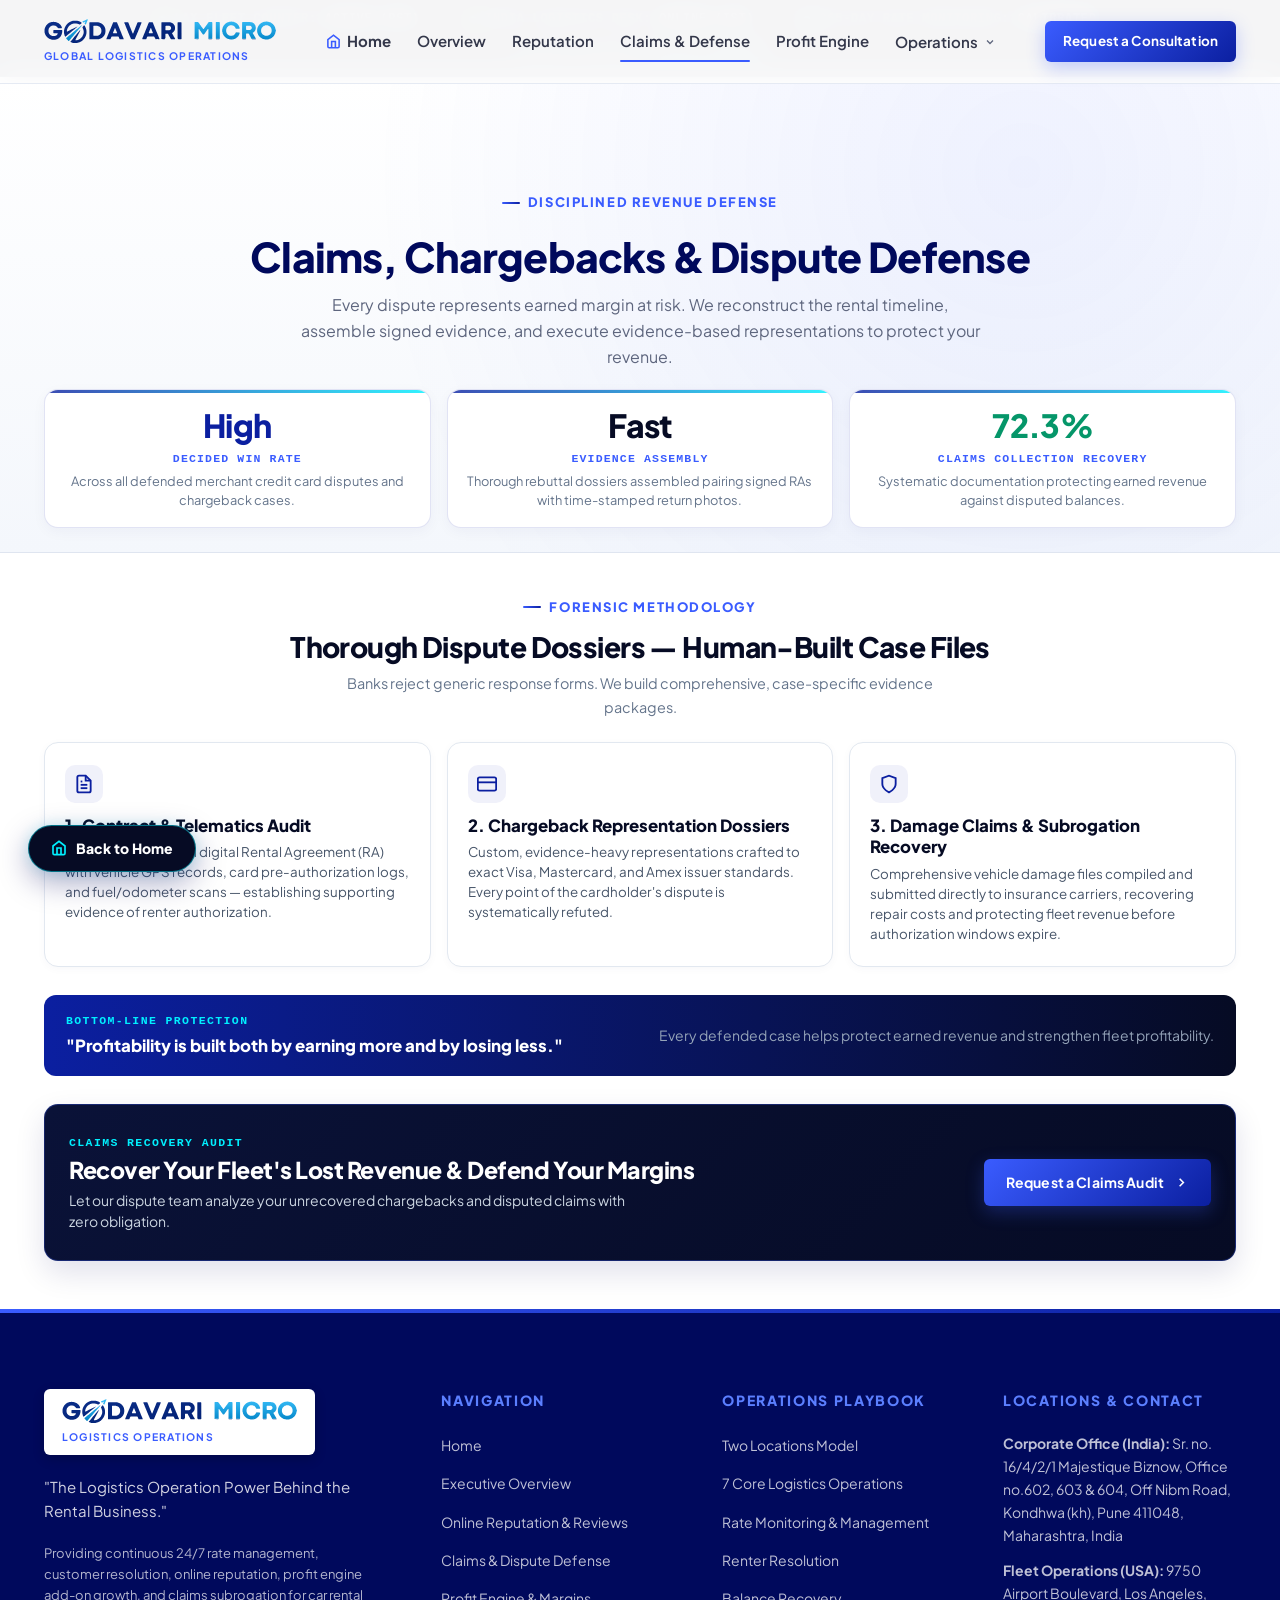
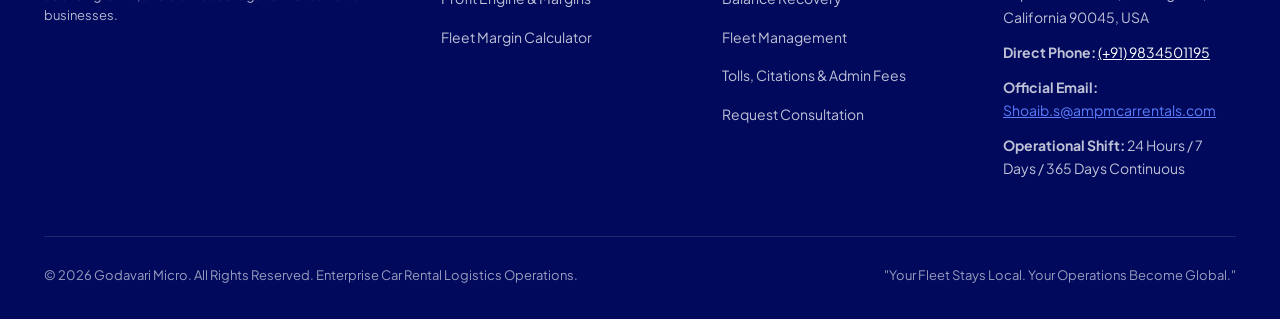
<file: claims-defense.html>
<!DOCTYPE html>
<html lang="en">
<head>
  <meta charset="UTF-8">
  <meta name="viewport" content="width=device-width, initial-scale=1.0">
  <meta http-equiv="X-UA-Compatible" content="ie=edge">
  
  <title>Claims & Dispute Defense — 80.6% Win Rate &mdash; Godavari Micro</title>
  <meta name="description" content="Defending earned revenue through individual case reconstruction, forensic dossiers, signed contract audits, and high dispute recovery rates.">
  <meta name="keywords" content="Godavari Micro, car rental logistics operation, car rental operations, fleet management support, OTA rate management, car rental claims, chargeback recovery">
  <meta name="author" content="Godavari Micro">
  
  <!-- Open Graph / Meta -->
  <meta property="og:type" content="website">
  <meta property="og:title" content="Godavari Micro — The Logistics Operation Power Behind the Rental Business">
  <meta property="og:description" content="Defending earned revenue through individual case reconstruction, forensic dossiers, signed contract audits, and high dispute recovery rates.">
  <meta property="og:image" content="assets/godavari-micro-logo-gm-monogram.png">
  <meta name="twitter:card" content="summary_large_image">
  <meta name="twitter:title" content="Claims & Dispute Defense — Godavari Micro">
  <meta name="twitter:description" content="Defending earned revenue through individual case reconstruction, forensic dossiers, signed contract audits, and high dispute recovery rates.">
  <meta name="twitter:image" content="assets/godavari-micro-logo-gm-monogram.png">

  <!-- Favicons derived from tightly cropped GM monogram -->
  <link rel="icon" type="image/png" sizes="32x32" href="assets/favicon-32x32.png">
  <link rel="icon" type="image/png" sizes="64x64" href="assets/favicon-64x64.png">
  <link rel="icon" type="image/png" sizes="192x192" href="assets/favicon-192x192.png">
  <link rel="apple-touch-icon" href="assets/favicon-192x192.png">

  <!-- Typography: Plus Jakarta Sans -->
  <link rel="preconnect" href="https://fonts.googleapis.com">
  <link rel="preconnect" href="https://fonts.gstatic.com" crossorigin>
  <link href="https://fonts.googleapis.com/css2?family=Plus+Jakarta+Sans:ital,wght@0,400;0,500;0,600;0,700;0,800;0,900;1,700&display=swap" rel="stylesheet">

  <!-- Stylesheet -->
  <link rel="stylesheet" href="css/styles.css">
</head>
<body>

  <!-- Live Operations Telemetry Status Bar -->
  <div class="telemetry-statusbar">
    <div class="container telemetry-statusbar-inner">
      <div class="telemetry-item">
        <span class="pulse-dot" style="background:#00E676; box-shadow:0 0 8px #00E676;"></span>
        <span class="telemetry-label">LAX FLEET COUNTER:</span>
        <span class="telemetry-value">ACTIVE (PST)</span>
      </div>
      <div class="telemetry-divider"></div>
      <div class="telemetry-item">
        <span class="pulse-dot" style="background:#00E676; box-shadow:0 0 8px #00E676;"></span>
        <span class="telemetry-label">INDIA LOGISTICS DESK:</span>
        <span class="telemetry-value">ONLINE (IST)</span>
      </div>
      <div class="telemetry-divider"></div>
      <div class="telemetry-item">
        <span class="pulse-dot sync"></span>
        <span class="telemetry-label">365-DAY RATE MONITORING:</span>
        <span class="telemetry-value">CALIBRATED</span>
      </div>
      <div class="telemetry-divider"></div>
      <div class="telemetry-item">
        <span class="telemetry-label">DISPUTE DEFENSE:</span>
        <span class="telemetry-value highlight">ACTIVE DEFENSE</span>
      </div>
    </div>
  </div>
  <!-- Site Header / Navigation -->
  <header class="site-header" id="header">
    <div class="container header-container">
      <a href="index.html" class="brand-lockup" aria-label="Godavari Micro Homepage">
        <div class="brand-text-block">
          <picture>
            <source srcset="assets/godavari-micro-wordmark.svg" type="image/svg+xml">
            <img src="assets/godavari-micro-wordmark@2x.png" alt="GODAVARI MICRO" class="nav-brand-wordmark" width="409" height="44">
          </picture>
          <span class="brand-descriptor">Global Logistics Operations</span>
        </div>
      </a>

      <nav class="main-nav" aria-label="Main Navigation">
        <a href="index.html" class="nav-link nav-link-home"><svg width="15" height="15" viewBox="0 0 24 24" fill="none" stroke="currentColor" stroke-width="2.5"><path d="M3 9l9-7 9 7v11a2 2 0 0 1-2 2H5a2 2 0 0 1-2-2z"></path><polyline points="9 22 9 12 15 12 15 22"></polyline></svg> Home</a>
        <a href="overview.html" class="nav-link">Overview</a>
        <a href="reputation.html" class="nav-link">Reputation</a>
        <a href="claims-defense.html" class="nav-link active">Claims &amp; Defense</a>
        <a href="profit-engine.html" class="nav-link">Profit Engine</a>
        
                                      <div class="nav-dropdown">
            <button type="button" class="nav-link nav-dropdown-toggle" aria-expanded="false" aria-haspopup="true">
              <span>Operations</span>
              <svg class="dropdown-chevron" width="12" height="12" viewBox="0 0 24 24" fill="none" stroke="currentColor" stroke-width="2.5">
                <polyline points="6 9 12 15 18 9"></polyline>
              </svg>
            </button>
            <div class="nav-dropdown-menu" role="menu">
              <a href="operations.html" class="dropdown-item" role="menuitem">
                <div class="dropdown-item-icon">
                  <svg width="18" height="18" viewBox="0 0 24 24" fill="none" stroke="currentColor" stroke-width="2.2"><circle cx="12" cy="12" r="10"></circle><line x1="2" y1="12" x2="22" y2="12"></line><path d="M12 2a15.3 15.3 0 0 1 4 10 15.3 15.3 0 0 1-4 10 15.3 15.3 0 0 1-4-10 15.3 15.3 0 0 1 4-10z"></path></svg>
                </div>
                <div class="dropdown-item-text">
                  <span class="dropdown-item-title">Two Locations Model</span>
                  <span class="dropdown-item-desc">India logistics operation + Los Angeles physical counter</span>
                </div>
              </a>
              <a href="blueprints.html" class="dropdown-item" role="menuitem">
                <div class="dropdown-item-icon">
                  <svg width="18" height="18" viewBox="0 0 24 24" fill="none" stroke="currentColor" stroke-width="2.2"><rect x="2" y="7" width="20" height="14" rx="2" ry="2"></rect><path d="M16 21V5a2 2 0 0 0-2-2h-4a2 2 0 0 0-2 2v16"></path></svg>
                </div>
                <div class="dropdown-item-text">
                  <span class="dropdown-item-title">7 Core Logistics Operations</span>
                  <span class="dropdown-item-desc">Dynamic rates, guest resolution &amp; fleet readiness</span>
                </div>
              </a>
              <a href="rate-management.html" class="dropdown-item" role="menuitem">
                <div class="dropdown-item-icon">
                  <svg width="18" height="18" viewBox="0 0 24 24" fill="none" stroke="currentColor" stroke-width="2.2"><polyline points="22 12 18 12 15 21 9 3 6 12 2 12"></polyline></svg>
                </div>
                <div class="dropdown-item-text">
                  <span class="dropdown-item-title">Rate Monitoring & Management</span>
                  <span class="dropdown-item-desc">24/7 competitive shopping, publishing &amp; yield</span>
                </div>
              </a>
              <a href="renter-resolution.html" class="dropdown-item" role="menuitem">
                <div class="dropdown-item-icon">
                  <svg width="18" height="18" viewBox="0 0 24 24" fill="none" stroke="currentColor" stroke-width="2.2"><path d="M22 16.92v3a2 2 0 0 1-2.18 2 19.79 19.79 0 0 1-8.63-3.07 19.5 19.5 0 0 1-6-6 19.79 19.79 0 0 1-3.07-8.67A2 2 0 0 1 4.11 2h3a2 2 0 0 1 2 1.72 12.84 12.84 0 0 0 .7 2.81 2 2 0 0 1-.45 2.11L8.09 9.91a16 16 0 0 0 6 6l1.27-1.27a2 2 0 0 1 2.11-.45 12.84 12.84 0 0 0 2.81.7A2 2 0 0 1 22 16.92z"></path></svg>
                </div>
                <div class="dropdown-item-text">
                  <span class="dropdown-item-title">Renter Resolution</span>
                  <span class="dropdown-item-desc">Instant phone, OTA message &amp; counter escalation</span>
                </div>
              </a>
              <a href="balance-recovery.html" class="dropdown-item" role="menuitem">
                <div class="dropdown-item-icon">
                  <svg width="18" height="18" viewBox="0 0 24 24" fill="none" stroke="currentColor" stroke-width="2.2"><path d="M12 22s8-4 8-10V5l-8-3-8 3v7c0 6 8 10 8 10z"></path></svg>
                </div>
                <div class="dropdown-item-text">
                  <span class="dropdown-item-title">Claims Collection Recovery</span>
                  <span class="dropdown-item-desc">Unpaid rentals, delinquent ledgers &amp; claim recovery</span>
                </div>
              </a>
              <a href="fleet-management.html" class="dropdown-item" role="menuitem">
                <div class="dropdown-item-icon">
                  <svg width="18" height="18" viewBox="0 0 24 24" fill="none" stroke="currentColor" stroke-width="2.2"><circle cx="12" cy="12" r="10"></circle><polyline points="12 6 12 12 14 14"></polyline></svg>
                </div>
                <div class="dropdown-item-text">
                  <span class="dropdown-item-title">Fleet Management</span>
                  <span class="dropdown-item-desc">Availability, parity, turnaround &amp; inventory balance</span>
                </div>
              </a>
              <a href="tolls-citations.html" class="dropdown-item" role="menuitem">
                <div class="dropdown-item-icon">
                  <svg width="18" height="18" viewBox="0 0 24 24" fill="none" stroke="currentColor" stroke-width="2.2"><rect x="1" y="3" width="15" height="13"></rect><polygon points="16 8 20 8 23 11 23 16 16 16 16 8"></polygon><circle cx="5.5" cy="18.5" r="2.5"></circle><circle cx="18.5" cy="18.5" r="2.5"></circle></svg>
                </div>
                <div class="dropdown-item-text">
                  <span class="dropdown-item-title">Tolls, Citations &amp; Admin Fees</span>
                  <span class="dropdown-item-desc">Automated toll tracking, manual citations &amp; fee processing</span>
                </div>
              </a>
            </div>
          </div>

              </nav>

      <div class="header-cta-wrap">
        <a href="index.html#contact" class="btn btn-primary btn-sm header-consult-btn">
          <span class="cta-desktop">Request a Consultation</span>
          <span class="cta-mobile">Consult</span>
        </a>
        <button class="mobile-toggle" aria-label="Open Navigation Menu">
          <svg viewBox="0 0 24 24" fill="none" stroke="currentColor" stroke-width="2.2" stroke-linecap="round">
            <line x1="3" y1="6" x2="21" y2="6"></line>
            <line x1="3" y1="12" x2="21" y2="12"></line>
            <line x1="3" y1="18" x2="21" y2="18"></line>
          </svg>
        </button>
      </div>
    </div>
  </header>
  <!-- Mobile Drawer -->
  <div class="mobile-overlay" aria-hidden="true"></div>
  <aside class="mobile-drawer" id="mobileDrawer" aria-label="Mobile Navigation">
    <div class="drawer-header">
      <a href="index.html" class="drawer-logo" aria-label="Godavari Micro Homepage">
        <picture>
          <source srcset="assets/godavari-micro-wordmark.svg" type="image/svg+xml">
          <img src="assets/godavari-micro-wordmark.png" alt="Godavari Micro" width="168" height="22">
        </picture>
      </a>
      <button class="drawer-close" aria-label="Close Navigation">&times;</button>
    </div>

    <div class="drawer-body">
      <nav class="drawer-nav">
        <a href="index.html" class="drawer-link">Home</a>
        <a href="overview.html" class="drawer-link">Executive Overview</a>
        <a href="reputation.html" class="drawer-link">Online Reputation &amp; Reviews</a>
        <a href="claims-defense.html" class="drawer-link active">Claims &amp; Dispute Defense</a>
        <a href="profit-engine.html" class="drawer-link">Profit Engine &amp; Margins</a>
        <a href="profit-engine.html#roi-calculator" class="drawer-link drawer-link-highlight">
          <svg width="16" height="16" viewBox="0 0 24 24" fill="none" stroke="currentColor" stroke-width="2"><rect x="4" y="2" width="16" height="20" rx="2"></rect><line x1="8" y1="6" x2="16" y2="6"></line><line x1="16" y1="14" x2="16" y2="18"></line><path d="M16 10h.01"></path><path d="M12 10h.01"></path><path d="M8 10h.01"></path><path d="M12 14h.01"></path><path d="M8 14h.01"></path><path d="M12 18h.01"></path><path d="M8 18h.01"></path></svg>
          <span>Fleet Margin Calculator</span>
          <span class="drawer-badge">TOOL</span>
        </a>

                                <div style="margin-top:12px; padding-top:12px; border-top:1px solid #eef2f8;">
          <span style="font-size:0.75rem; font-weight:800; color:var(--color-highlight); text-transform:uppercase; letter-spacing:0.1em; display:block; margin-bottom:8px;">Core Logistics Operations</span>
          <a href="operations.html" class="drawer-link" style="padding-left:10px;">• Two Locations Model</a>
          <a href="blueprints.html" class="drawer-link" style="padding-left:10px;">• 7 Core Logistics Operations</a>
          <a href="rate-management.html" class="drawer-link" style="padding-left:10px;">• Rate Monitoring & Management</a>
          <a href="renter-resolution.html" class="drawer-link" style="padding-left:10px;">• Renter Resolution</a>
          <a href="balance-recovery.html" class="drawer-link" style="padding-left:10px;">• Claims Collection Recovery</a>
          <a href="fleet-management.html" class="drawer-link" style="padding-left:10px;">• Fleet Management</a>
          <a href="tolls-citations.html" class="drawer-link" style="padding-left:10px;">• Tolls, Citations &amp; Admin Fees</a>
        </div>

        <a href="index.html#contact" class="drawer-link" style="color:var(--color-highlight); margin-top:8px;">Contact &amp; Consultation</a>
      </nav>
    </div>

    <div class="drawer-footer">
      <a href="index.html#contact" class="btn btn-primary drawer-cta-btn">Request a Consultation →</a>
      <div class="drawer-contact-info">
        <a href="tel:+919834501195">📞 (+91) 9834501195</a>
        <a href="mailto:Shoaib.s@ampmcarrentals.com">✉️ Shoaib.s@ampmcarrentals.com</a>
      </div>
    </div>
  </aside>

  <main>
    <!-- SCROLL 1: HERO & 3 PERFORMANCE METRICS -->
    <section class="subpage-compact-hero" id="claims-chargebacks">
      <div class="container text-center">
        <div class="section-eyebrow center-block">Disciplined Revenue Defense</div>
        <h1 class="page-hero-title">Claims, Chargebacks &amp; Dispute Defense</h1>
        <p class="page-hero-subtitle center-block">
          Every dispute represents earned margin at risk. We reconstruct the rental timeline, assemble signed evidence, and execute evidence-based representations to protect your revenue.
        </p>

        <!-- 3 Performance Stat Tiles -->
        <div class="subpage-metrics-grid cols-3">
          <div class="subpage-metric-card">
            <div class="subpage-metric-num highlight-cyan">High</div>
            <div class="subpage-metric-title">DECIDED WIN RATE</div>
            <p class="subpage-metric-desc">Across all defended merchant credit card disputes and chargeback cases.</p>
          </div>

          <div class="subpage-metric-card">
            <div class="subpage-metric-num">Fast</div>
            <div class="subpage-metric-title">EVIDENCE ASSEMBLY</div>
            <p class="subpage-metric-desc">Thorough rebuttal dossiers assembled pairing signed RAs with time-stamped return photos.</p>
          </div>

          <div class="subpage-metric-card">
            <div class="subpage-metric-num highlight-green"><span data-count-target="72.8">72.8</span>%</div>
            <div class="subpage-metric-title">CLAIMS COLLECTION RECOVERY</div>
            <p class="subpage-metric-desc">Systematic documentation protecting earned revenue against disputed balances.</p>
          </div>
        </div>
      </div>
    </section>

    <!-- SCROLL 2: 3-PART DEFENSE FRAMEWORK + REVENUE QUOTE + CTA -->
    <section class="subpage-section-compact">
      <div class="container">
        <div class="text-center" style="margin-bottom: 22px;">
          <div class="section-eyebrow center-block">Forensic Methodology</div>
          <h2 style="font-size: clamp(1.4rem, 2.2vw, 1.85rem); font-weight: 800; color: #060B24; margin-bottom: 8px;">Thorough Dispute Dossiers &mdash; Human-Built Case Files</h2>
          <p style="color: #64748B; font-size: 0.9rem; max-width: 620px; margin: 0 auto;">Banks reject generic response forms. We build comprehensive, case-specific evidence packages.</p>
        </div>

        <div class="subpage-cards-grid cols-3">
          <div class="subpage-feature-card">
            <div class="subpage-card-icon">
              <svg width="20" height="20" viewBox="0 0 24 24" fill="none" stroke="currentColor" stroke-width="2.2"><path d="M14 2H6a2 2 0 0 0-2 2v16a2 2 0 0 0 2 2h12a2 2 0 0 0 2-2V8z"></path><polyline points="14 2 14 8 20 8"></polyline><line x1="16" y1="13" x2="8" y2="13"></line><line x1="16" y1="17" x2="8" y2="17"></line><polyline points="10 9 9 9 8 9"></polyline></svg>
            </div>
            <div class="subpage-card-title">1. Contract &amp; Telematics Audit</div>
            <p class="subpage-card-text">We match the signed digital Rental Agreement (RA) with vehicle GPS records, card pre-authorization logs, and fuel/odometer scans &mdash; establishing supporting evidence of renter authorization.</p>
          </div>

          <div class="subpage-feature-card">
            <div class="subpage-card-icon">
              <svg width="20" height="20" viewBox="0 0 24 24" fill="none" stroke="currentColor" stroke-width="2.2"><rect x="1" y="4" width="22" height="16" rx="2" ry="2"></rect><line x1="1" y1="10" x2="23" y2="10"></line></svg>
            </div>
            <div class="subpage-card-title">2. Chargeback Representation Dossiers</div>
            <p class="subpage-card-text">Custom, evidence-heavy representations crafted to exact Visa, Mastercard, and Amex issuer standards. Every point of the cardholder's dispute is systematically refuted.</p>
          </div>

          <div class="subpage-feature-card">
            <div class="subpage-card-icon">
              <svg width="20" height="20" viewBox="0 0 24 24" fill="none" stroke="currentColor" stroke-width="2.2"><path d="M12 22s8-4 8-10V5l-8-3-8 3v7c0 6 8 10 8 10z"></path></svg>
            </div>
            <div class="subpage-card-title">3. Damage Claims &amp; Subrogation Recovery</div>
            <p class="subpage-card-text">Comprehensive vehicle damage files compiled and submitted directly to insurance carriers, recovering repair costs and protecting fleet revenue before authorization windows expire.</p>
          </div>
        </div>

        <!-- Profit Callout Strip -->
        <div style="background:linear-gradient(90deg, #0B1FA0, #060B24); border-radius:12px; padding:16px 22px; color:#FFFFFF; margin-bottom:28px; display:flex; align-items:center; justify-content:space-between; flex-wrap:wrap; gap:12px;">
          <div>
            <div style="font-family:var(--font-mono, monospace); font-size:0.72rem; color:#00F0FF; font-weight:800; letter-spacing:0.12em; text-transform:uppercase;">BOTTOM-LINE PROTECTION</div>
            <div style="font-size:1.05rem; font-weight:800; margin-top:2px;">"Profitability is built both by earning more and by losing less."</div>
          </div>
          <div style="font-size:0.875rem; color:#94A3B8;">Every defended case helps protect earned revenue and strengthen fleet profitability.</div>
        </div>

        <!-- Compact Bottom CTA Banner -->
        <div class="subpage-compact-cta">
          <div class="subpage-compact-cta-text">
            <div style="font-family: var(--font-mono, monospace); font-size: 0.72rem; font-weight: 800; letter-spacing: 0.12em; color: #00F0FF; text-transform: uppercase; margin-bottom: 4px;">CLAIMS RECOVERY AUDIT</div>
            <h3>Recover Your Fleet's Lost Revenue &amp; Defend Your Margins</h3>
            <p>Let our dispute team analyze your unrecovered chargebacks and disputed claims with zero obligation.</p>
          </div>
          <a href="index.html#contact" class="btn btn-primary" style="white-space:nowrap; padding:12px 22px; font-size:0.875rem;">
            <span>Request a Claims Audit</span>
            <svg width="15" height="15" viewBox="0 0 24 24" fill="none" stroke="currentColor" stroke-width="2.5"><polyline points="9 18 15 12 9 6"></polyline></svg>
          </a>
        </div>
      </div>
    </section>
  </main>

  <!-- Site Footer -->
  <footer class="site-footer">
    <div class="container">
      <div class="footer-top-grid">
        <div class="footer-brand-col">
          <div class="footer-logo-badge">
            <div class="brand-text-block">
              <picture>
                <source srcset="assets/godavari-micro-wordmark.svg" type="image/svg+xml">
                <img src="assets/godavari-micro-wordmark@2x.png" alt="GODAVARI MICRO" class="nav-brand-wordmark" width="409" height="44" style="height:26px;">
              </picture>
              <span class="brand-descriptor">Logistics Operations</span>
            </div>
          </div>
          <p class="footer-tagline">"The Logistics Operation Power Behind the Rental Business."</p>
          <p style="font-size: 0.8125rem; color: rgba(255, 255, 255, 0.7); line-height: 1.6;">
            Providing continuous 24/7 rate management, customer resolution, online reputation, profit engine add-on growth, and claims subrogation for car rental businesses.
          </p>
        </div>

        <div>
          <div class="footer-title">Navigation</div>
          <ul class="footer-links">
            <li><a href="index.html" class="footer-link">Home</a></li>
            <li><a href="overview.html" class="footer-link">Executive Overview</a></li>
            <li><a href="reputation.html" class="footer-link">Online Reputation &amp; Reviews</a></li>
            <li><a href="claims-defense.html" class="footer-link">Claims &amp; Dispute Defense</a></li>
            <li><a href="profit-engine.html" class="footer-link">Profit Engine &amp; Margins</a></li>
            <li><a href="profit-engine.html#roi-calculator" class="footer-link">Fleet Margin Calculator</a></li>
          </ul>
        </div>

                                <div>
          <div class="footer-title">Operations Playbook</div>
          <ul class="footer-links">
            <li><a href="operations.html" class="footer-link">Two Locations Model</a></li>
            <li><a href="blueprints.html" class="footer-link">7 Core Logistics Operations</a></li>
            <li><a href="rate-management.html" class="footer-link">Rate Monitoring & Management</a></li>
            <li><a href="renter-resolution.html" class="footer-link">Renter Resolution</a></li>
            <li><a href="balance-recovery.html" class="footer-link">Balance Recovery</a></li>
            <li><a href="fleet-management.html" class="footer-link">Fleet Management</a></li>
            <li><a href="tolls-citations.html" class="footer-link">Tolls, Citations &amp; Admin Fees</a></li>
            <li><a href="index.html#contact" class="footer-link">Request Consultation</a></li>
          </ul>
        </div>

        <div>
          <div class="footer-title">Locations &amp; Contact</div>
          <ul class="footer-links">
            <li class="footer-link"><strong>Corporate Office (India):</strong> Sr. no. 16/4/2/1 Majestique Biznow, Office no.602, 603 &amp; 604, Off Nibm Road, Kondhwa (kh), Pune 411048, Maharashtra, India</li>
            <li class="footer-link"><strong>Fleet Operations (USA):</strong> 9750 Airport Boulevard, Los Angeles, California 90045, USA</li>
            <li class="footer-link"><strong>Direct Phone:</strong> <a href="tel:+919834501195" style="color:var(--color-white); text-decoration:underline;">(+91) 9834501195</a></li>
            <li class="footer-link"><strong>Official Email:</strong><br>
              <a href="mailto:Shoaib.s@ampmcarrentals.com" style="color:var(--color-highlight-hover); text-decoration:underline;">Shoaib.s@ampmcarrentals.com</a>
            </li>
            <li class="footer-link"><strong>Operational Shift:</strong> 24 Hours / 7 Days / 365 Days Continuous</li>
          </ul>
        </div>
      </div>

      <div class="footer-bottom">
        <div>
          &copy; <span id="currentYear">2026</span> Godavari Micro. All Rights Reserved. Enterprise Car Rental Logistics Operations.
        </div>
        <div>
          "Your Fleet Stays Local. Your Operations Become Global."
        </div>
      </div>
    </div>
  </footer>

  <!-- Set Dynamic Year -->
  <script>
    document.getElementById('currentYear').textContent = new Date().getFullYear();
  </script>

  <!-- Main JavaScript Bundle -->
  <script src="js/main.js"></script>

  <!-- Floating Return to Home Button -->
  <a href="index.html" class="floating-back-home" title="Return to Homepage">
    <svg width="16" height="16" viewBox="0 0 24 24" fill="none" stroke="currentColor" stroke-width="2.5"><path d="M3 9l9-7 9 7v11a2 2 0 0 1-2 2H5a2 2 0 0 1-2-2z"></path><polyline points="9 22 9 12 15 12 15 22"></polyline></svg>
    <span>Back to Home</span>
  </a>
</body>
</html>
</file>
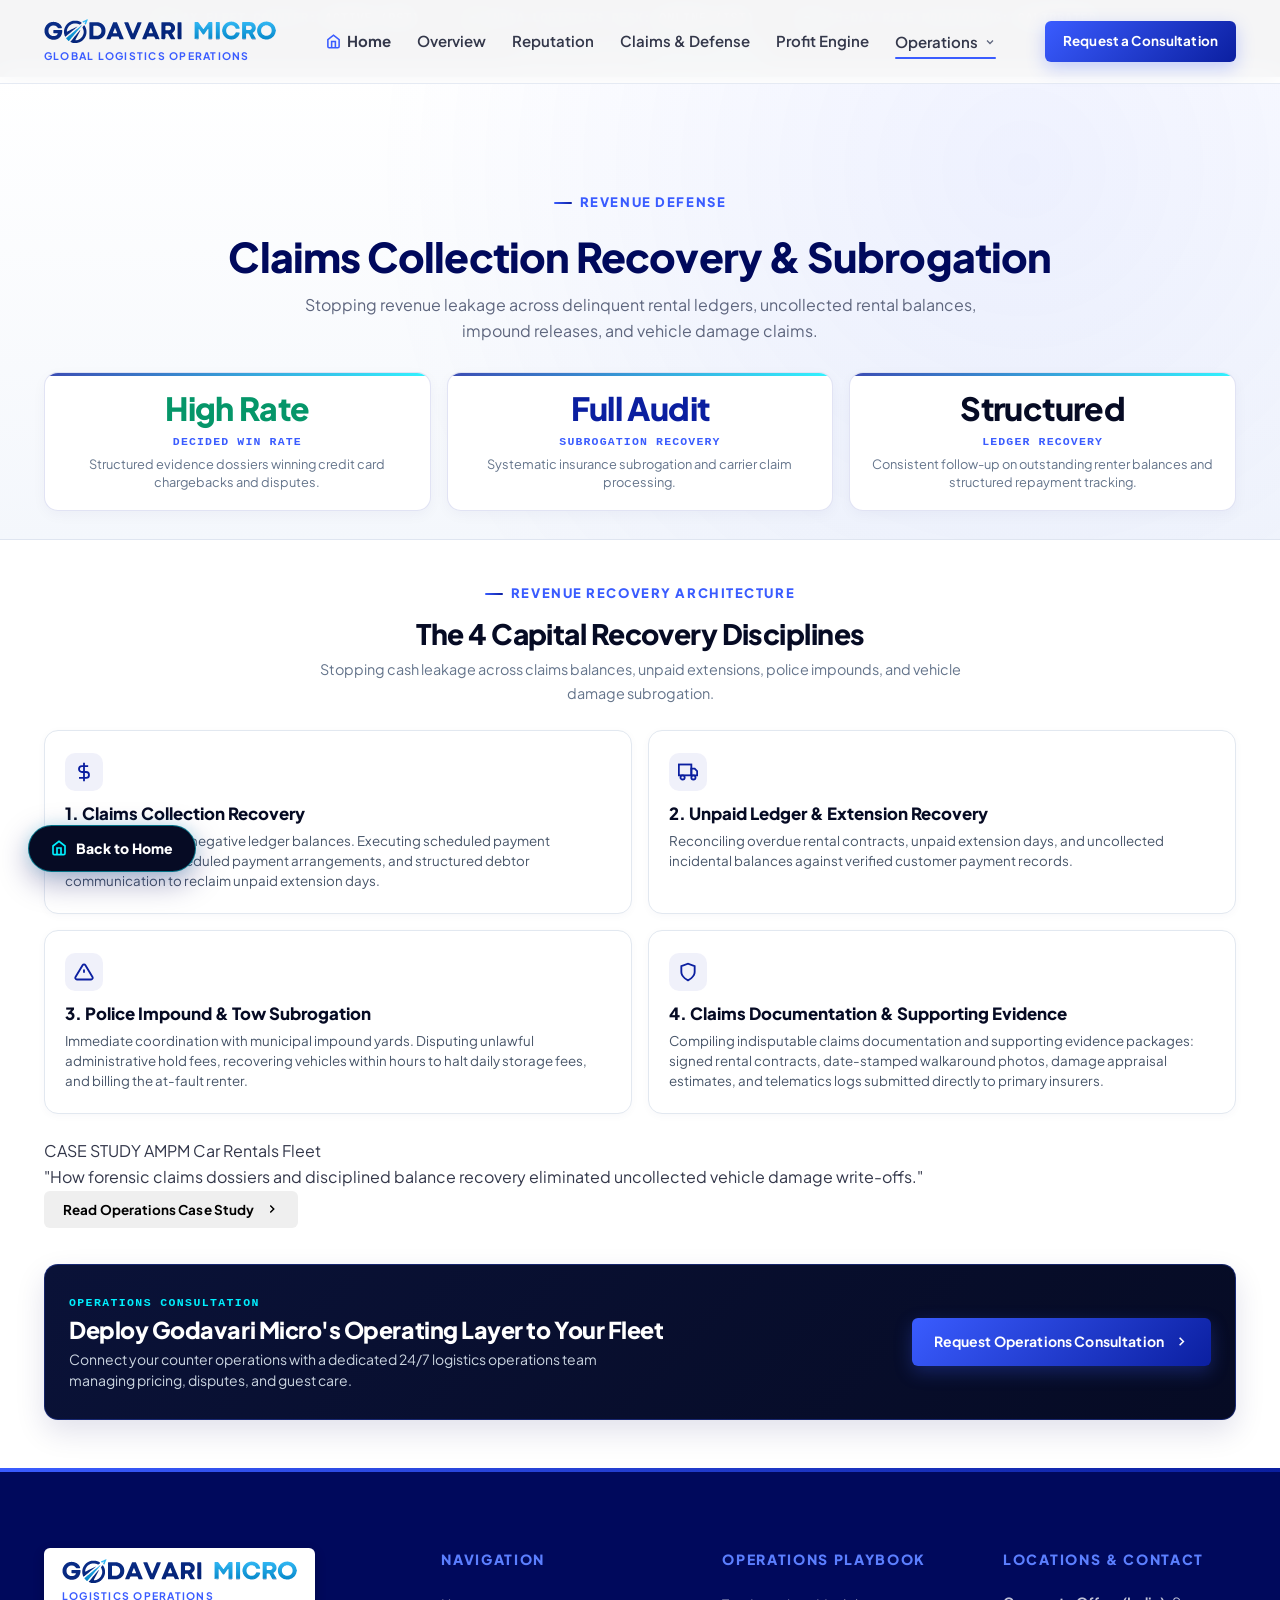
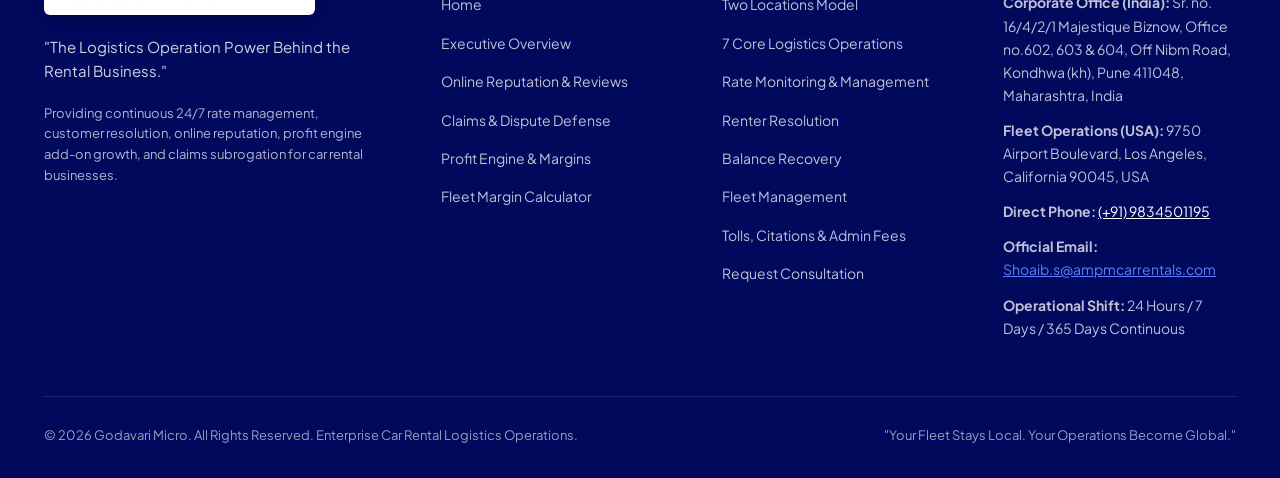
<file: collection-recovery.html>
<!DOCTYPE html>
<html lang="en">
<head>
  <meta charset="UTF-8">
  <meta name="viewport" content="width=device-width, initial-scale=1.0">
  <meta http-equiv="X-UA-Compatible" content="ie=edge">
  
  <title>Claims Collection Recovery &amp; Subrogation &mdash; Godavari Micro</title>
  <meta name="description" content="Recovering unpaid rental balances, delinquent ledger recovery, and forensic insurance subrogation.">
  <meta name="keywords" content="Godavari Micro, car rental logistics operation, car rental operations, fleet management support, OTA rate management, car rental claims, chargeback recovery">
  <meta name="author" content="Godavari Micro">
  
  <!-- Open Graph / Meta -->
  <meta property="og:type" content="website">
  <meta property="og:title" content="Claims Collection Recovery &amp; Subrogation &mdash; Godavari Micro">
  <meta property="og:description" content="Recovering unpaid rental balances, delinquent ledger recovery, and forensic insurance subrogation.">
  <meta property="og:image" content="assets/godavari-micro-logo-gm-monogram.png">
  <meta name="twitter:card" content="summary_large_image">
  <meta name="twitter:title" content="Claims Collection Recovery &amp; Subrogation — Godavari Micro">
  <meta name="twitter:description" content="Recovering unpaid rental balances, delinquent ledger recovery, and forensic insurance subrogation.">
  <meta name="twitter:image" content="assets/godavari-micro-logo-gm-monogram.png">

  <!-- Favicons -->
  <link rel="icon" type="image/png" sizes="32x32" href="assets/favicon-32x32.png">
  <link rel="icon" type="image/png" sizes="64x64" href="assets/favicon-64x64.png">
  <link rel="icon" type="image/png" sizes="192x192" href="assets/favicon-192x192.png">
  <link rel="apple-touch-icon" href="assets/favicon-192x192.png">

  <!-- Typography: Plus Jakarta Sans -->
  <link rel="preconnect" href="https://fonts.googleapis.com">
  <link rel="preconnect" href="https://fonts.gstatic.com" crossorigin>
  <link href="https://fonts.googleapis.com/css2?family=Plus+Jakarta+Sans:ital,wght@0,400;0,500;0,600;0,700;0,800;0,900;1,700&display=swap" rel="stylesheet">

  <!-- Stylesheet -->
  <link rel="stylesheet" href="css/styles.css">
</head>
<body>

  <!-- Live Operations Telemetry Status Bar -->
  <div class="telemetry-statusbar">
    <div class="container telemetry-statusbar-inner">
      <div class="telemetry-item">
        <span class="pulse-dot" style="background:#00E676; box-shadow:0 0 8px #00E676;"></span>
        <span class="telemetry-label">LAX FLEET COUNTER:</span>
        <span class="telemetry-value">ACTIVE (PST)</span>
      </div>
      <div class="telemetry-divider"></div>
      <div class="telemetry-item">
        <span class="pulse-dot" style="background:#00E676; box-shadow:0 0 8px #00E676;"></span>
        <span class="telemetry-label">INDIA LOGISTICS DESK:</span>
        <span class="telemetry-value">ONLINE (IST)</span>
      </div>
      <div class="telemetry-divider"></div>
      <div class="telemetry-item">
        <span class="pulse-dot sync"></span>
        <span class="telemetry-label">365-DAY RATE MONITORING:</span>
        <span class="telemetry-value">CALIBRATED</span>
      </div>
      <div class="telemetry-divider"></div>
      <div class="telemetry-item">
        <span class="telemetry-label">DISPUTE DEFENSE:</span>
        <span class="telemetry-value highlight">ACTIVE DEFENSE</span>
      </div>
    </div>
  </div>

  <!-- Site Header / Navigation -->
  <header class="site-header" id="header">
    <div class="container header-container">
      <a href="index.html" class="brand-lockup" aria-label="Godavari Micro Homepage">
        <div class="brand-text-block">
          <picture>
            <source srcset="assets/godavari-micro-wordmark.svg" type="image/svg+xml">
            <img src="assets/godavari-micro-wordmark@2x.png" alt="GODAVARI MICRO" class="nav-brand-wordmark" width="409" height="44">
          </picture>
          <span class="brand-descriptor">Global Logistics Operations</span>
        </div>
      </a>

      <nav class="main-nav" aria-label="Main Navigation">
        <a href="index.html" class="nav-link nav-link-home"><svg width="15" height="15" viewBox="0 0 24 24" fill="none" stroke="currentColor" stroke-width="2.5"><path d="M3 9l9-7 9 7v11a2 2 0 0 1-2 2H5a2 2 0 0 1-2-2z"></path><polyline points="9 22 9 12 15 12 15 22"></polyline></svg> Home</a>
        <a href="overview.html" class="nav-link">Overview</a>
        <a href="reputation.html" class="nav-link">Reputation</a>
        <a href="claims-defense.html" class="nav-link">Claims &amp; Defense</a>
        <a href="profit-engine.html" class="nav-link">Profit Engine</a>
        
          <div class="nav-dropdown">
            <button type="button" class="nav-link nav-dropdown-toggle active" aria-expanded="false" aria-haspopup="true">
              <span>Operations</span>
              <svg class="dropdown-chevron" width="12" height="12" viewBox="0 0 24 24" fill="none" stroke="currentColor" stroke-width="2.5">
                <polyline points="6 9 12 15 18 9"></polyline>
              </svg>
            </button>
            <div class="nav-dropdown-menu" role="menu">
              <a href="operations.html" class="dropdown-item" role="menuitem">
                <div class="dropdown-item-icon">
                  <svg width="18" height="18" viewBox="0 0 24 24" fill="none" stroke="currentColor" stroke-width="2.2"><circle cx="12" cy="12" r="10"></circle><line x1="2" y1="12" x2="22" y2="12"></line><path d="M12 2a15.3 15.3 0 0 1 4 10 15.3 15.3 0 0 1-4 10 15.3 15.3 0 0 1-4-10 15.3 15.3 0 0 1 4-10z"></path></svg>
                </div>
                <div class="dropdown-item-text">
                  <span class="dropdown-item-title">Two Locations Model</span>
                  <span class="dropdown-item-desc">India logistics operation + Los Angeles physical counter</span>
                </div>
              </a>
              <a href="blueprints.html" class="dropdown-item" role="menuitem">
                <div class="dropdown-item-icon">
                  <svg width="18" height="18" viewBox="0 0 24 24" fill="none" stroke="currentColor" stroke-width="2.2"><rect x="2" y="7" width="20" height="14" rx="2" ry="2"></rect><path d="M16 21V5a2 2 0 0 0-2-2h-4a2 2 0 0 0-2 2v16"></path></svg>
                </div>
                <div class="dropdown-item-text">
                  <span class="dropdown-item-title">7 Core Logistics Operations</span>
                  <span class="dropdown-item-desc">Dynamic rates, guest resolution &amp; fleet readiness</span>
                </div>
              </a>
              <a href="rate-management.html" class="dropdown-item" role="menuitem">
                <div class="dropdown-item-icon">
                  <svg width="18" height="18" viewBox="0 0 24 24" fill="none" stroke="currentColor" stroke-width="2.2"><polyline points="22 12 18 12 15 21 9 3 6 12 2 12"></polyline></svg>
                </div>
                <div class="dropdown-item-text">
                  <span class="dropdown-item-title">Rate Monitoring & Management</span>
                  <span class="dropdown-item-desc">24/7 competitive shopping, publishing &amp; yield</span>
                </div>
              </a>
              <a href="renter-resolution.html" class="dropdown-item" role="menuitem">
                <div class="dropdown-item-icon">
                  <svg width="18" height="18" viewBox="0 0 24 24" fill="none" stroke="currentColor" stroke-width="2.2"><path d="M22 16.92v3a2 2 0 0 1-2.18 2 19.79 19.79 0 0 1-8.63-3.07 19.5 19.5 0 0 1-6-6 19.79 19.79 0 0 1-3.07-8.67A2 2 0 0 1 4.11 2h3a2 2 0 0 1 2 1.72 12.84 12.84 0 0 0 .7 2.81 2 2 0 0 1-.45 2.11L8.09 9.91a16 16 0 0 0 6 6l1.27-1.27a2 2 0 0 1 2.11-.45 12.84 12.84 0 0 0 2.81.7A2 2 0 0 1 22 16.92z"></path></svg>
                </div>
                <div class="dropdown-item-text">
                  <span class="dropdown-item-title">Renter Resolution</span>
                  <span class="dropdown-item-desc">Instant phone, OTA message &amp; counter escalation</span>
                </div>
              </a>
              <a href="balance-recovery.html" class="dropdown-item active" role="menuitem">
                <div class="dropdown-item-icon">
                  <svg width="18" height="18" viewBox="0 0 24 24" fill="none" stroke="currentColor" stroke-width="2.2"><path d="M12 22s8-4 8-10V5l-8-3-8 3v7c0 6 8 10 8 10z"></path></svg>
                </div>
                <div class="dropdown-item-text">
                  <span class="dropdown-item-title">Claims Collection Recovery</span>
                  <span class="dropdown-item-desc">Unpaid rentals, delinquent ledgers &amp; claim recovery</span>
                </div>
              </a>
              <a href="fleet-management.html" class="dropdown-item" role="menuitem">
                <div class="dropdown-item-icon">
                  <svg width="18" height="18" viewBox="0 0 24 24" fill="none" stroke="currentColor" stroke-width="2.2"><circle cx="12" cy="12" r="10"></circle><polyline points="12 6 12 12 14 14"></polyline></svg>
                </div>
                <div class="dropdown-item-text">
                  <span class="dropdown-item-title">Fleet Management</span>
                  <span class="dropdown-item-desc">Availability, parity, turnaround &amp; inventory balance</span>
                </div>
              </a>
              <a href="tolls-citations.html" class="dropdown-item" role="menuitem">
                <div class="dropdown-item-icon">
                  <svg width="18" height="18" viewBox="0 0 24 24" fill="none" stroke="currentColor" stroke-width="2.2"><rect x="1" y="3" width="15" height="13"></rect><polygon points="16 8 20 8 23 11 23 16 16 16 16 8"></polygon><circle cx="5.5" cy="18.5" r="2.5"></circle><circle cx="18.5" cy="18.5" r="2.5"></circle></svg>
                </div>
                <div class="dropdown-item-text">
                  <span class="dropdown-item-title">Tolls, Citations &amp; Admin Fees</span>
                  <span class="dropdown-item-desc">Automated toll tracking, manual citations &amp; fee processing</span>
                </div>
              </a>
            </div>
          </div>
      </nav>

      <div class="header-cta-wrap">
        <a href="index.html#contact" class="btn btn-primary btn-sm header-consult-btn">
          <span class="cta-desktop">Request a Consultation</span>
          <span class="cta-mobile">Consult</span>
        </a>
        <button class="mobile-toggle" aria-label="Open Navigation Menu">
          <svg viewBox="0 0 24 24" fill="none" stroke="currentColor" stroke-width="2.2" stroke-linecap="round">
            <line x1="3" y1="6" x2="21" y2="6"></line>
            <line x1="3" y1="12" x2="21" y2="12"></line>
            <line x1="3" y1="18" x2="21" y2="18"></line>
          </svg>
        </button>
      </div>
    </div>
  </header>

  <!-- Mobile Drawer -->
  <div class="mobile-overlay" aria-hidden="true"></div>
  <aside class="mobile-drawer" id="mobileDrawer" aria-label="Mobile Navigation">
    <div class="drawer-header">
      <a href="index.html" class="drawer-logo" aria-label="Godavari Micro Homepage">
        <picture>
          <source srcset="assets/godavari-micro-wordmark.svg" type="image/svg+xml">
          <img src="assets/godavari-micro-wordmark.png" alt="Godavari Micro" width="168" height="22">
        </picture>
      </a>
      <button class="drawer-close" aria-label="Close Navigation">&times;</button>
    </div>

    <div class="drawer-body">
      <nav class="drawer-nav">
        <a href="index.html" class="drawer-link">Home</a>
        <a href="overview.html" class="drawer-link">Executive Overview</a>
        <a href="reputation.html" class="drawer-link">Online Reputation &amp; Reviews</a>
        <a href="claims-defense.html" class="drawer-link">Claims &amp; Dispute Defense</a>
        <a href="profit-engine.html" class="drawer-link">Profit Engine &amp; Margins</a>
        <a href="profit-engine.html#roi-calculator" class="drawer-link drawer-link-highlight">
          <svg width="16" height="16" viewBox="0 0 24 24" fill="none" stroke="currentColor" stroke-width="2"><rect x="4" y="2" width="16" height="20" rx="2"></rect><line x1="8" y1="6" x2="16" y2="6"></line><line x1="16" y1="14" x2="16" y2="18"></line><path d="M16 10h.01"></path><path d="M12 10h.01"></path><path d="M8 10h.01"></path><path d="M12 14h.01"></path><path d="M8 14h.01"></path><path d="M12 18h.01"></path><path d="M8 18h.01"></path></svg>
          <span>Fleet Margin Calculator</span>
          <span class="drawer-badge">TOOL</span>
        </a>

        <div style="margin-top:12px; padding-top:12px; border-top:1px solid #eef2f8;">
          <span style="font-size:0.75rem; font-weight:800; color:var(--color-highlight); text-transform:uppercase; letter-spacing:0.1em; display:block; margin-bottom:8px;">Core Logistics Operations</span>
          <a href="operations.html" class="drawer-link" style="padding-left:10px;">• Two Locations Model</a>
          <a href="blueprints.html" class="drawer-link" style="padding-left:10px;">• 7 Core Logistics Operations</a>
          <a href="rate-management.html" class="drawer-link" style="padding-left:10px;">• Rate Monitoring & Management</a>
          <a href="renter-resolution.html" class="drawer-link" style="padding-left:10px;">• Renter Resolution</a>
          <a href="balance-recovery.html" class="drawer-link active" style="padding-left:10px;">• Claims Collection Recovery</a>
          <a href="fleet-management.html" class="drawer-link" style="padding-left:10px;">• Fleet Management</a>
          <a href="tolls-citations.html" class="drawer-link" style="padding-left:10px;">• Tolls, Citations &amp; Admin Fees</a>
        </div>

        <a href="index.html#contact" class="drawer-link" style="color:var(--color-highlight); margin-top:8px;">Contact &amp; Consultation</a>
      </nav>
    </div>

    <div class="drawer-footer">
      <a href="index.html#contact" class="btn btn-primary drawer-cta-btn">Request a Consultation →</a>
      <div class="drawer-contact-info">
        <a href="tel:+919834501195">📞 (+91) 9834501195</a>
        <a href="mailto:Shoaib.s@ampmcarrentals.com">✉️ Shoaib.s@ampmcarrentals.com</a>
      </div>
    </div>
  </aside>

  <main>
    <!-- SCROLL 1: HERO & 3 PERFORMANCE METRICS -->
    <section class="subpage-compact-hero" style="padding-bottom: 28px;">
      <div class="container text-center">
        <div class="section-eyebrow center-block">Revenue Defense</div>
        <h1 class="page-hero-title">Claims Collection Recovery &amp; Subrogation</h1>
        <p class="page-hero-subtitle center-block" style="margin-bottom: 28px;">
          Stopping revenue leakage across delinquent rental ledgers, uncollected rental balances, impound releases, and vehicle damage claims.
        </p>

                <div class="subpage-metrics-grid cols-3">
          <div class="subpage-metric-card">
            <div class="subpage-metric-num highlight-green">High Rate</div>
            <div class="subpage-metric-title">DECIDED WIN RATE</div>
            <p class="subpage-metric-desc">Structured evidence dossiers winning credit card chargebacks and disputes.</p>
          </div>
          <div class="subpage-metric-card">
            <div class="subpage-metric-num highlight-cyan">Full Audit</div>
            <div class="subpage-metric-title">SUBROGATION RECOVERY</div>
            <p class="subpage-metric-desc">Systematic insurance subrogation and carrier claim processing.</p>
          </div>
          <div class="subpage-metric-card">
            <div class="subpage-metric-num">Structured</div>
            <div class="subpage-metric-title">LEDGER RECOVERY</div>
            <p class="subpage-metric-desc">Consistent follow-up on outstanding renter balances and structured repayment tracking.</p>
          </div>
        </div>
      </div>
    </section>

    <!-- SCROLL 2: CORE CONTENT & BOTTOM CTA -->
    <section class="subpage-section-compact">
      <div class="container">
                <div class="text-center" style="margin-bottom: 24px;">
          <div class="section-eyebrow center-block">Revenue Recovery Architecture</div>
          <h2 style="font-size: clamp(1.4rem, 2.2vw, 1.85rem); font-weight: 800; color: #060B24; margin-bottom: 8px;">The 4 Capital Recovery Disciplines</h2>
          <p style="color: #64748B; font-size: 0.9rem; max-width: 660px; margin: 0 auto;">Stopping cash leakage across claims balances, unpaid extensions, police impounds, and vehicle damage subrogation.</p>
        </div>

        <div class="subpage-cards-grid cols-2" style="margin-bottom: 24px;">
          <div class="subpage-feature-card">
            <div class="subpage-card-icon">
              <svg width="20" height="20" viewBox="0 0 24 24" fill="none" stroke="currentColor" stroke-width="2.2"><path d="M12 1v22M17 5H9.5a3.5 3.5 0 0 0 0 7h5a3.5 3.5 0 0 1 0 7H6"></path></svg>
            </div>
            <div class="subpage-card-title">1. Claims Collection Recovery</div>
            <p class="subpage-card-text">Systematic audit of negative ledger balances. Executing scheduled payment arrangements, scheduled payment arrangements, and structured debtor communication to reclaim unpaid extension days.</p>
          </div>

          <div class="subpage-feature-card">
            <div class="subpage-card-icon">
              <svg width="20" height="20" viewBox="0 0 24 24" fill="none" stroke="currentColor" stroke-width="2.2"><rect x="1" y="3" width="15" height="13"></rect><polygon points="16 8 20 8 23 11 23 16 16 16 16 8"></polygon><circle cx="5.5" cy="18.5" r="2.5"></circle><circle cx="18.5" cy="18.5" r="2.5"></circle></svg>
            </div>
            <div class="subpage-card-title">2. Unpaid Ledger &amp; Extension Recovery</div>
            <p class="subpage-card-text">Reconciling overdue rental contracts, unpaid extension days, and uncollected incidental balances against verified customer payment records.</p>
          </div>

          <div class="subpage-feature-card">
            <div class="subpage-card-icon">
              <svg width="20" height="20" viewBox="0 0 24 24" fill="none" stroke="currentColor" stroke-width="2.2"><path d="M10.29 3.86L1.82 18a2 2 0 0 0 1.71 3h16.94a2 2 0 0 0 1.71-3L13.71 3.86a2 2 0 0 0-3.42 0z"></path><line x1="12" y1="9" x2="12" y2="13"></line><line x1="12" y1="17" x2="12.01" y2="17"></line></svg>
            </div>
            <div class="subpage-card-title">3. Police Impound &amp; Tow Subrogation</div>
            <p class="subpage-card-text">Immediate coordination with municipal impound yards. Disputing unlawful administrative hold fees, recovering vehicles within hours to halt daily storage fees, and billing the at-fault renter.</p>
          </div>

          <div class="subpage-feature-card">
            <div class="subpage-card-icon">
              <svg width="20" height="20" viewBox="0 0 24 24" fill="none" stroke="currentColor" stroke-width="2.2"><path d="M12 22s8-4 8-10V5l-8-3-8 3v7c0 6 8 10 8 10z"></path></svg>
            </div>
            <div class="subpage-card-title">4. Claims Documentation & Supporting Evidence</div>
            <p class="subpage-card-text">Compiling indisputable claims documentation and supporting evidence packages: signed rental contracts, date-stamped walkaround photos, damage appraisal estimates, and telematics logs submitted directly to primary insurers.</p>
          </div>
        </div>

        <!-- Case Study Trigger Card -->
        <div class="subpage-case-study-trigger">
          <div class="trigger-meta">
            <span class="trigger-badge">CASE STUDY</span>
            <span class="trigger-client">AMPM Car Rentals Fleet</span>
          </div>
          <div class="trigger-headline">
            "How forensic claims dossiers and disciplined balance recovery eliminated uncollected vehicle damage write-offs."
          </div>
          <button type="button" class="btn btn-sm btn-outline open-case-study-btn" data-client="ampm">
            <span>Read Operations Case Study</span>
            <svg width="14" height="14" viewBox="0 0 24 24" fill="none" stroke="currentColor" stroke-width="2.5"><polyline points="9 18 15 12 9 6"></polyline></svg>
          </button>
        </div>

        <!-- Compact Bottom CTA Banner -->
        <div class="subpage-compact-cta" style="margin-top: 36px;">
          <div class="subpage-compact-cta-text">
            <div style="font-family: var(--font-mono, monospace); font-size: 0.72rem; font-weight: 800; letter-spacing: 0.12em; color: #00F0FF; text-transform: uppercase; margin-bottom: 4px;">OPERATIONS CONSULTATION</div>
            <h3>Deploy Godavari Micro's Operating Layer to Your Fleet</h3>
            <p>Connect your counter operations with a dedicated 24/7 logistics operations team managing pricing, disputes, and guest care.</p>
          </div>
          <a href="index.html#contact" class="btn btn-primary" style="white-space:nowrap; padding:12px 22px; font-size:0.875rem;">
            <span>Request Operations Consultation</span>
            <svg width="15" height="15" viewBox="0 0 24 24" fill="none" stroke="currentColor" stroke-width="2.5"><polyline points="9 18 15 12 9 6"></polyline></svg>
          </a>
        </div>
      </div>
    </section>
  </main>

  <!-- Client Operational Case Study Modal (% Metrics Only) -->
  <div class="case-study-modal-overlay" id="caseStudyModalOverlay" role="dialog" aria-modal="true" aria-labelledby="caseStudyModalTitle" aria-hidden="true">
    <div class="case-study-modal" id="caseStudyModal">
      <!-- Modal Top Bar (Integrated Sticky Header) -->
      <div class="case-study-modal-top">
        <div class="case-study-modal-title-row">
          <div class="case-study-eyebrow-row">
            <span class="case-study-tag">OPERATIONAL CASE STUDY // PERFORMANCE OVERVIEW</span>
            <span class="case-study-verified-badge">
              <svg width="12" height="12" viewBox="0 0 24 24" fill="none" stroke="currentColor" stroke-width="2.5"><polyline points="20 6 9 17 4 12"></polyline></svg>
              Operations Case Study
            </span>
          </div>
          <button class="case-study-modal-close" id="caseStudyModalClose" aria-label="Close Case Study">&times;</button>
        </div>

        <!-- Quick Operator Tabs Integrated in Top Bar -->
        <div class="case-study-tabs-nav" role="tablist">
          <button class="case-study-tab-btn active" data-target-client="priceless" role="tab" aria-selected="true">
            <span class="tab-indicator-dot" style="background:#60A5FA;"></span>
            <span>Priceless Car Rental</span>
          </button>
          <button class="case-study-tab-btn" data-target-client="nextcar" role="tab" aria-selected="false">
            <span class="tab-indicator-dot" style="background:#34D399;"></span>
            <span>NextCar Rental</span>
          </button>
          <button class="case-study-tab-btn" data-target-client="ampm" role="tab" aria-selected="false">
            <span class="tab-indicator-dot" style="background:#F87171;"></span>
            <span>AMPM Car Rentals</span>
          </button>
        </div>
      </div>

      <!-- Dynamic Content Body -->
      <div class="case-study-modal-body" id="caseStudyModalContent">
        <!-- Injected dynamically via JS -->
      </div>
    </div>
  </div>

  <!-- Site Footer -->
  <footer class="site-footer">
    <div class="container">
      <div class="footer-top-grid">
        <div class="footer-brand-col">
          <div class="footer-logo-badge">
            <div class="brand-text-block">
              <picture>
                <source srcset="assets/godavari-micro-wordmark.svg" type="image/svg+xml">
                <img src="assets/godavari-micro-wordmark@2x.png" alt="GODAVARI MICRO" class="nav-brand-wordmark" width="409" height="44" style="height:26px;">
              </picture>
              <span class="brand-descriptor">Logistics Operations</span>
            </div>
          </div>
          <p class="footer-tagline">"The Logistics Operation Power Behind the Rental Business."</p>
          <p style="font-size: 0.8125rem; color: rgba(255, 255, 255, 0.7); line-height: 1.6;">
            Providing continuous 24/7 rate management, customer resolution, online reputation, profit engine add-on growth, and claims subrogation for car rental businesses.
          </p>
        </div>

        <div>
          <div class="footer-title">Navigation</div>
          <ul class="footer-links">
            <li><a href="index.html" class="footer-link">Home</a></li>
            <li><a href="overview.html" class="footer-link">Executive Overview</a></li>
            <li><a href="reputation.html" class="footer-link">Online Reputation &amp; Reviews</a></li>
            <li><a href="claims-defense.html" class="footer-link">Claims &amp; Dispute Defense</a></li>
            <li><a href="profit-engine.html" class="footer-link">Profit Engine &amp; Margins</a></li>
            <li><a href="profit-engine.html#roi-calculator" class="footer-link">Fleet Margin Calculator</a></li>
          </ul>
        </div>

        <div>
          <div class="footer-title">Operations Playbook</div>
          <ul class="footer-links">
            <li><a href="operations.html" class="footer-link">Two Locations Model</a></li>
            <li><a href="blueprints.html" class="footer-link">7 Core Logistics Operations</a></li>
            <li><a href="rate-management.html" class="footer-link">Rate Monitoring & Management</a></li>
            <li><a href="renter-resolution.html" class="footer-link">Renter Resolution</a></li>
            <li><a href="balance-recovery.html" class="footer-link">Balance Recovery</a></li>
            <li><a href="fleet-management.html" class="footer-link">Fleet Management</a></li>
            <li><a href="tolls-citations.html" class="footer-link">Tolls, Citations &amp; Admin Fees</a></li>
            <li><a href="index.html#contact" class="footer-link">Request Consultation</a></li>
          </ul>
        </div>

        <div>
          <div class="footer-title">Locations &amp; Contact</div>
          <ul class="footer-links">
            <li class="footer-link"><strong>Corporate Office (India):</strong> Sr. no. 16/4/2/1 Majestique Biznow, Office no.602, 603 &amp; 604, Off Nibm Road, Kondhwa (kh), Pune 411048, Maharashtra, India</li>
            <li class="footer-link"><strong>Fleet Operations (USA):</strong> 9750 Airport Boulevard, Los Angeles, California 90045, USA</li>
            <li class="footer-link"><strong>Direct Phone:</strong> <a href="tel:+919834501195" style="color:var(--color-white); text-decoration:underline;">(+91) 9834501195</a></li>
            <li class="footer-link"><strong>Official Email:</strong><br>
              <a href="mailto:Shoaib.s@ampmcarrentals.com" style="color:var(--color-highlight-hover); text-decoration:underline;">Shoaib.s@ampmcarrentals.com</a>
            </li>
            <li class="footer-link"><strong>Operational Shift:</strong> 24 Hours / 7 Days / 365 Days Continuous</li>
          </ul>
        </div>
      </div>

      <div class="footer-bottom">
        <div>
          &copy; <span id="currentYear">2026</span> Godavari Micro. All Rights Reserved. Enterprise Car Rental Logistics Operations.
        </div>
        <div>
          "Your Fleet Stays Local. Your Operations Become Global."
        </div>
      </div>
    </div>
  </footer>

  <!-- Set Dynamic Year -->
  <script>
    document.getElementById('currentYear').textContent = new Date().getFullYear();
  </script>

  <!-- Main JavaScript Bundle -->
  <script src="js/main.js"></script>

  <!-- Floating Return to Home Button -->
  <a href="index.html" class="floating-back-home" title="Return to Homepage">
    <svg width="16" height="16" viewBox="0 0 24 24" fill="none" stroke="currentColor" stroke-width="2.5"><path d="M3 9l9-7 9 7v11a2 2 0 0 1-2 2H5a2 2 0 0 1-2-2z"></path><polyline points="9 22 9 12 15 12 15 22"></polyline></svg>
    <span>Back to Home</span>
  </a>
</body>
</html>
</file>
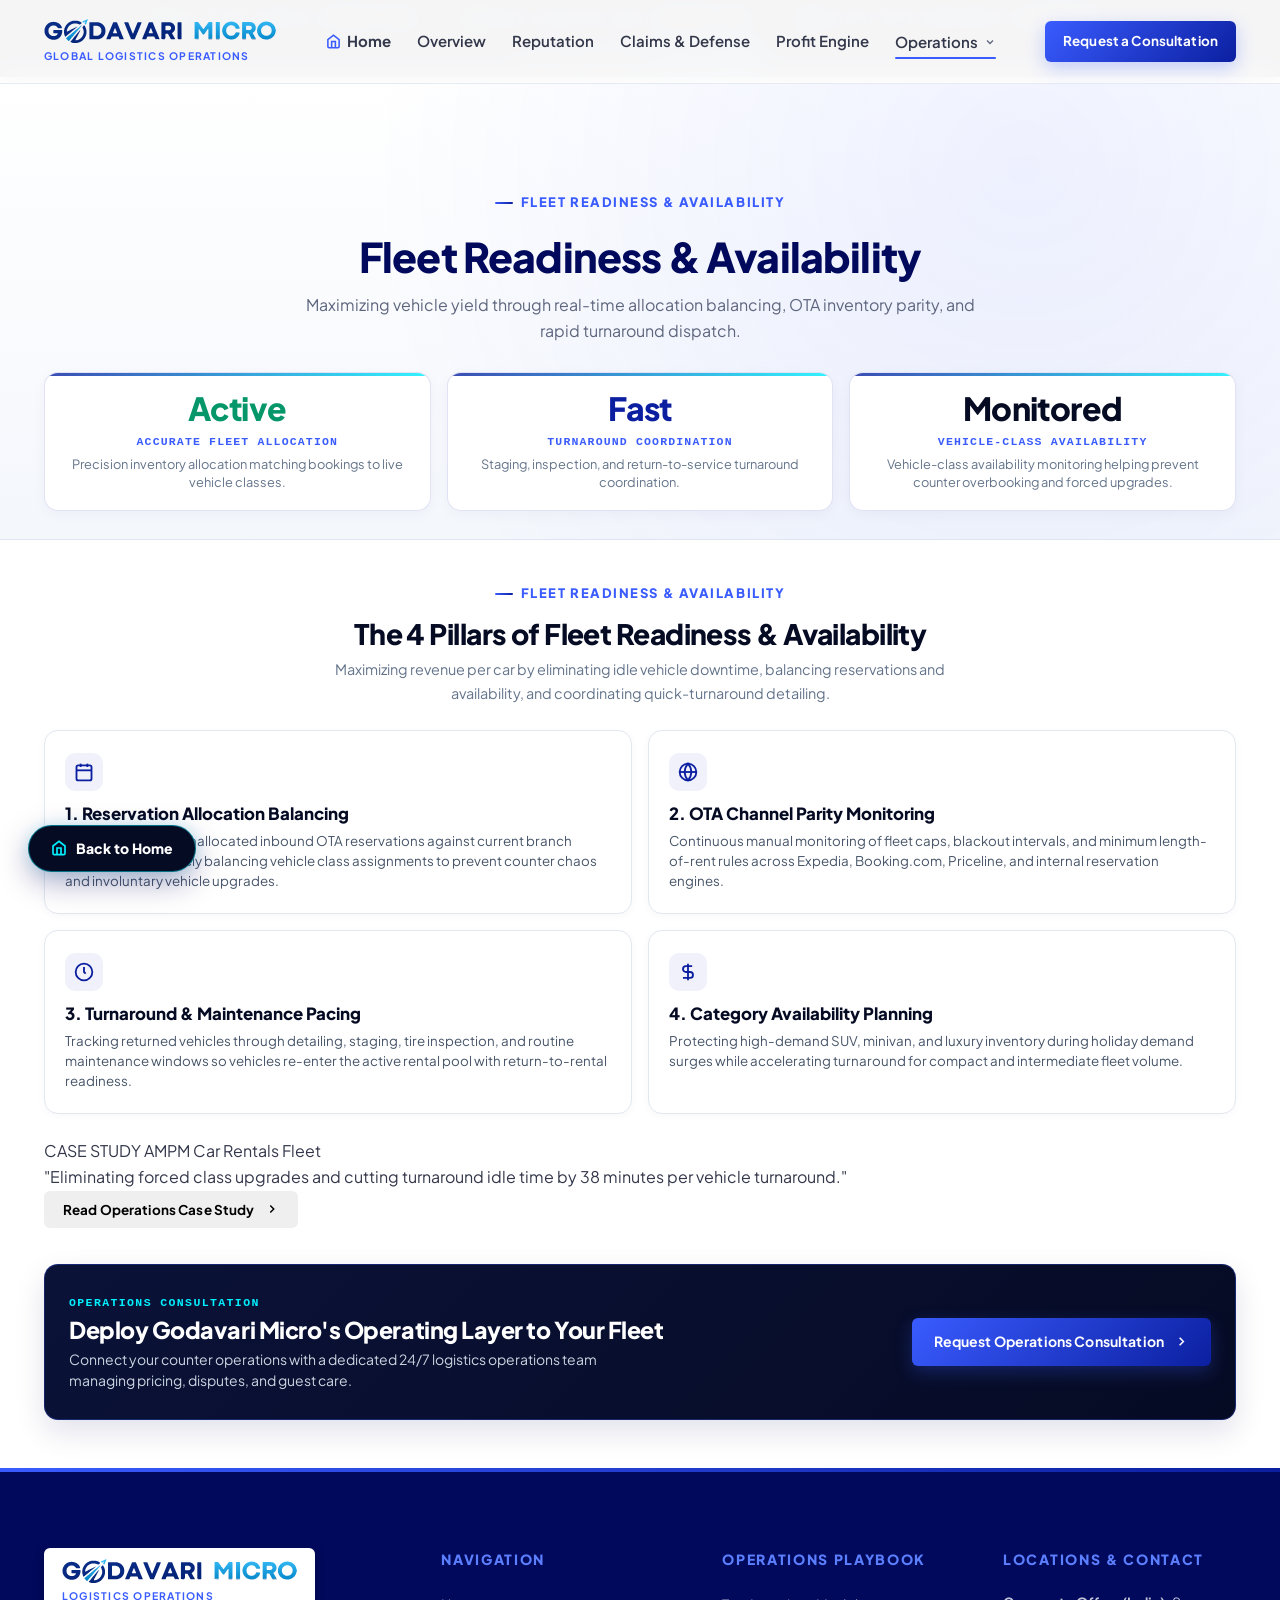
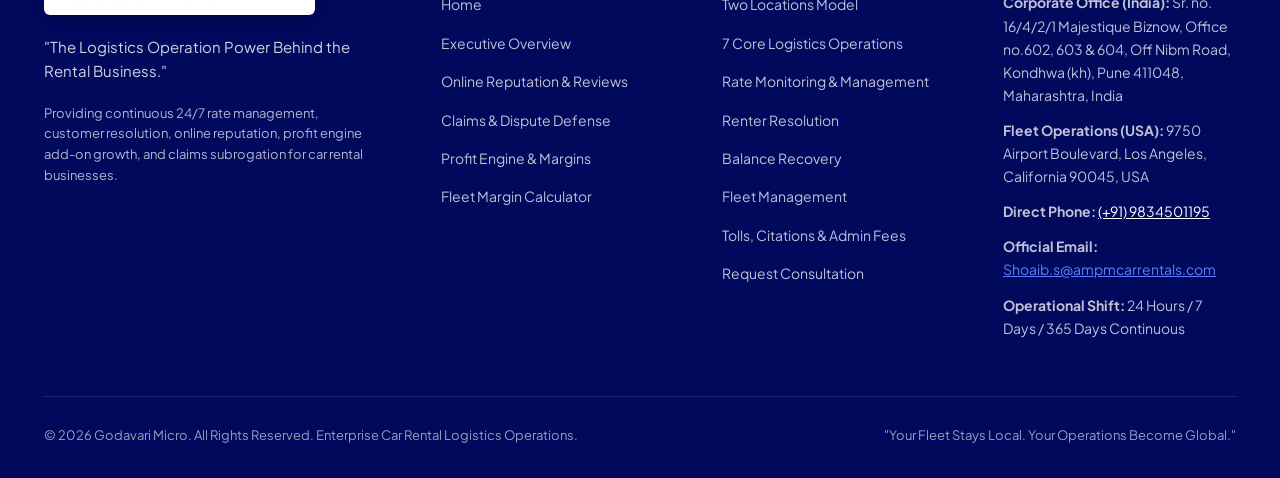
<file: fleet-management.html>
<!DOCTYPE html>
<html lang="en">
<head>
  <meta charset="UTF-8">
  <meta name="viewport" content="width=device-width, initial-scale=1.0">
  <meta http-equiv="X-UA-Compatible" content="ie=edge">
  
  <title>Fleet Readiness &amp; Availability &mdash; Godavari Micro</title>
  <meta name="description" content="Active fleet allocation, OTA channel parity, turnaround maintenance pacing, and vehicle inventory control.">
  <meta name="keywords" content="Godavari Micro, car rental logistics operation, car rental operations, fleet management support, OTA rate management, car rental claims, chargeback recovery">
  <meta name="author" content="Godavari Micro">
  
  <!-- Open Graph / Meta -->
  <meta property="og:type" content="website">
  <meta property="og:title" content="Fleet Readiness &amp; Availability &mdash; Godavari Micro">
  <meta property="og:description" content="Active fleet allocation, OTA channel parity, turnaround maintenance pacing, and vehicle inventory control.">
  <meta property="og:image" content="assets/godavari-micro-logo-gm-monogram.png">
  <meta name="twitter:card" content="summary_large_image">
  <meta name="twitter:title" content="Fleet Readiness &amp; Availability — Godavari Micro">
  <meta name="twitter:description" content="Active fleet allocation, OTA channel parity, turnaround maintenance pacing, and vehicle inventory control.">
  <meta name="twitter:image" content="assets/godavari-micro-logo-gm-monogram.png">

  <!-- Favicons -->
  <link rel="icon" type="image/png" sizes="32x32" href="assets/favicon-32x32.png">
  <link rel="icon" type="image/png" sizes="64x64" href="assets/favicon-64x64.png">
  <link rel="icon" type="image/png" sizes="192x192" href="assets/favicon-192x192.png">
  <link rel="apple-touch-icon" href="assets/favicon-192x192.png">

  <!-- Typography: Plus Jakarta Sans -->
  <link rel="preconnect" href="https://fonts.googleapis.com">
  <link rel="preconnect" href="https://fonts.gstatic.com" crossorigin>
  <link href="https://fonts.googleapis.com/css2?family=Plus+Jakarta+Sans:ital,wght@0,400;0,500;0,600;0,700;0,800;0,900;1,700&display=swap" rel="stylesheet">

  <!-- Stylesheet -->
  <link rel="stylesheet" href="css/styles.css">
</head>
<body>

  <!-- Live Operations Telemetry Status Bar -->
  <div class="telemetry-statusbar">
    <div class="container telemetry-statusbar-inner">
      <div class="telemetry-item">
        <span class="pulse-dot" style="background:#00E676; box-shadow:0 0 8px #00E676;"></span>
        <span class="telemetry-label">LAX FLEET COUNTER:</span>
        <span class="telemetry-value">ACTIVE (PST)</span>
      </div>
      <div class="telemetry-divider"></div>
      <div class="telemetry-item">
        <span class="pulse-dot" style="background:#00E676; box-shadow:0 0 8px #00E676;"></span>
        <span class="telemetry-label">INDIA LOGISTICS DESK:</span>
        <span class="telemetry-value">ONLINE (IST)</span>
      </div>
      <div class="telemetry-divider"></div>
      <div class="telemetry-item">
        <span class="pulse-dot sync"></span>
        <span class="telemetry-label">365-DAY RATE MONITORING:</span>
        <span class="telemetry-value">CALIBRATED</span>
      </div>
      <div class="telemetry-divider"></div>
      <div class="telemetry-item">
        <span class="telemetry-label">DISPUTE DEFENSE:</span>
        <span class="telemetry-value highlight">ACTIVE DEFENSE</span>
      </div>
    </div>
  </div>

  <!-- Site Header / Navigation -->
  <header class="site-header" id="header">
    <div class="container header-container">
      <a href="index.html" class="brand-lockup" aria-label="Godavari Micro Homepage">
        <div class="brand-text-block">
          <picture>
            <source srcset="assets/godavari-micro-wordmark.svg" type="image/svg+xml">
            <img src="assets/godavari-micro-wordmark@2x.png" alt="GODAVARI MICRO" class="nav-brand-wordmark" width="409" height="44">
          </picture>
          <span class="brand-descriptor">Global Logistics Operations</span>
        </div>
      </a>

      <nav class="main-nav" aria-label="Main Navigation">
        <a href="index.html" class="nav-link nav-link-home"><svg width="15" height="15" viewBox="0 0 24 24" fill="none" stroke="currentColor" stroke-width="2.5"><path d="M3 9l9-7 9 7v11a2 2 0 0 1-2 2H5a2 2 0 0 1-2-2z"></path><polyline points="9 22 9 12 15 12 15 22"></polyline></svg> Home</a>
        <a href="overview.html" class="nav-link">Overview</a>
        <a href="reputation.html" class="nav-link">Reputation</a>
        <a href="claims-defense.html" class="nav-link">Claims &amp; Defense</a>
        <a href="profit-engine.html" class="nav-link">Profit Engine</a>
        
          <div class="nav-dropdown">
            <button type="button" class="nav-link nav-dropdown-toggle active" aria-expanded="false" aria-haspopup="true">
              <span>Operations</span>
              <svg class="dropdown-chevron" width="12" height="12" viewBox="0 0 24 24" fill="none" stroke="currentColor" stroke-width="2.5">
                <polyline points="6 9 12 15 18 9"></polyline>
              </svg>
            </button>
            <div class="nav-dropdown-menu" role="menu">
              <a href="operations.html" class="dropdown-item" role="menuitem">
                <div class="dropdown-item-icon">
                  <svg width="18" height="18" viewBox="0 0 24 24" fill="none" stroke="currentColor" stroke-width="2.2"><circle cx="12" cy="12" r="10"></circle><line x1="2" y1="12" x2="22" y2="12"></line><path d="M12 2a15.3 15.3 0 0 1 4 10 15.3 15.3 0 0 1-4 10 15.3 15.3 0 0 1-4-10 15.3 15.3 0 0 1 4-10z"></path></svg>
                </div>
                <div class="dropdown-item-text">
                  <span class="dropdown-item-title">Two Locations Model</span>
                  <span class="dropdown-item-desc">India logistics operation + Los Angeles physical counter</span>
                </div>
              </a>
              <a href="blueprints.html" class="dropdown-item" role="menuitem">
                <div class="dropdown-item-icon">
                  <svg width="18" height="18" viewBox="0 0 24 24" fill="none" stroke="currentColor" stroke-width="2.2"><rect x="2" y="7" width="20" height="14" rx="2" ry="2"></rect><path d="M16 21V5a2 2 0 0 0-2-2h-4a2 2 0 0 0-2 2v16"></path></svg>
                </div>
                <div class="dropdown-item-text">
                  <span class="dropdown-item-title">7 Core Logistics Operations</span>
                  <span class="dropdown-item-desc">Dynamic rates, guest resolution &amp; fleet readiness</span>
                </div>
              </a>
              <a href="rate-management.html" class="dropdown-item" role="menuitem">
                <div class="dropdown-item-icon">
                  <svg width="18" height="18" viewBox="0 0 24 24" fill="none" stroke="currentColor" stroke-width="2.2"><polyline points="22 12 18 12 15 21 9 3 6 12 2 12"></polyline></svg>
                </div>
                <div class="dropdown-item-text">
                  <span class="dropdown-item-title">Rate Monitoring & Management</span>
                  <span class="dropdown-item-desc">24/7 competitive shopping, publishing &amp; yield</span>
                </div>
              </a>
              <a href="renter-resolution.html" class="dropdown-item" role="menuitem">
                <div class="dropdown-item-icon">
                  <svg width="18" height="18" viewBox="0 0 24 24" fill="none" stroke="currentColor" stroke-width="2.2"><path d="M22 16.92v3a2 2 0 0 1-2.18 2 19.79 19.79 0 0 1-8.63-3.07 19.5 19.5 0 0 1-6-6 19.79 19.79 0 0 1-3.07-8.67A2 2 0 0 1 4.11 2h3a2 2 0 0 1 2 1.72 12.84 12.84 0 0 0 .7 2.81 2 2 0 0 1-.45 2.11L8.09 9.91a16 16 0 0 0 6 6l1.27-1.27a2 2 0 0 1 2.11-.45 12.84 12.84 0 0 0 2.81.7A2 2 0 0 1 22 16.92z"></path></svg>
                </div>
                <div class="dropdown-item-text">
                  <span class="dropdown-item-title">Renter Resolution</span>
                  <span class="dropdown-item-desc">Instant phone, OTA message &amp; counter escalation</span>
                </div>
              </a>
              <a href="balance-recovery.html" class="dropdown-item" role="menuitem">
                <div class="dropdown-item-icon">
                  <svg width="18" height="18" viewBox="0 0 24 24" fill="none" stroke="currentColor" stroke-width="2.2"><path d="M12 22s8-4 8-10V5l-8-3-8 3v7c0 6 8 10 8 10z"></path></svg>
                </div>
                <div class="dropdown-item-text">
                  <span class="dropdown-item-title">Claims Collection Recovery</span>
                  <span class="dropdown-item-desc">Unpaid rentals, delinquent ledgers &amp; claim recovery</span>
                </div>
              </a>
              <a href="fleet-management.html" class="dropdown-item active" role="menuitem">
                <div class="dropdown-item-icon">
                  <svg width="18" height="18" viewBox="0 0 24 24" fill="none" stroke="currentColor" stroke-width="2.2"><circle cx="12" cy="12" r="10"></circle><polyline points="12 6 12 12 14 14"></polyline></svg>
                </div>
                <div class="dropdown-item-text">
                  <span class="dropdown-item-title">Fleet Management</span>
                  <span class="dropdown-item-desc">Availability, parity, turnaround &amp; inventory balance</span>
                </div>
              </a>
              <a href="tolls-citations.html" class="dropdown-item" role="menuitem">
                <div class="dropdown-item-icon">
                  <svg width="18" height="18" viewBox="0 0 24 24" fill="none" stroke="currentColor" stroke-width="2.2"><rect x="1" y="3" width="15" height="13"></rect><polygon points="16 8 20 8 23 11 23 16 16 16 16 8"></polygon><circle cx="5.5" cy="18.5" r="2.5"></circle><circle cx="18.5" cy="18.5" r="2.5"></circle></svg>
                </div>
                <div class="dropdown-item-text">
                  <span class="dropdown-item-title">Tolls, Citations &amp; Admin Fees</span>
                  <span class="dropdown-item-desc">Automated toll tracking, manual citations &amp; fee processing</span>
                </div>
              </a>
            </div>
          </div>
      </nav>

      <div class="header-cta-wrap">
        <a href="index.html#contact" class="btn btn-primary btn-sm header-consult-btn">
          <span class="cta-desktop">Request a Consultation</span>
          <span class="cta-mobile">Consult</span>
        </a>
        <button class="mobile-toggle" aria-label="Open Navigation Menu">
          <svg viewBox="0 0 24 24" fill="none" stroke="currentColor" stroke-width="2.2" stroke-linecap="round">
            <line x1="3" y1="6" x2="21" y2="6"></line>
            <line x1="3" y1="12" x2="21" y2="12"></line>
            <line x1="3" y1="18" x2="21" y2="18"></line>
          </svg>
        </button>
      </div>
    </div>
  </header>

  <!-- Mobile Drawer -->
  <div class="mobile-overlay" aria-hidden="true"></div>
  <aside class="mobile-drawer" id="mobileDrawer" aria-label="Mobile Navigation">
    <div class="drawer-header">
      <a href="index.html" class="drawer-logo" aria-label="Godavari Micro Homepage">
        <picture>
          <source srcset="assets/godavari-micro-wordmark.svg" type="image/svg+xml">
          <img src="assets/godavari-micro-wordmark.png" alt="Godavari Micro" width="168" height="22">
        </picture>
      </a>
      <button class="drawer-close" aria-label="Close Navigation">&times;</button>
    </div>

    <div class="drawer-body">
      <nav class="drawer-nav">
        <a href="index.html" class="drawer-link">Home</a>
        <a href="overview.html" class="drawer-link">Executive Overview</a>
        <a href="reputation.html" class="drawer-link">Online Reputation &amp; Reviews</a>
        <a href="claims-defense.html" class="drawer-link">Claims &amp; Dispute Defense</a>
        <a href="profit-engine.html" class="drawer-link">Profit Engine &amp; Margins</a>
        <a href="profit-engine.html#roi-calculator" class="drawer-link drawer-link-highlight">
          <svg width="16" height="16" viewBox="0 0 24 24" fill="none" stroke="currentColor" stroke-width="2"><rect x="4" y="2" width="16" height="20" rx="2"></rect><line x1="8" y1="6" x2="16" y2="6"></line><line x1="16" y1="14" x2="16" y2="18"></line><path d="M16 10h.01"></path><path d="M12 10h.01"></path><path d="M8 10h.01"></path><path d="M12 14h.01"></path><path d="M8 14h.01"></path><path d="M12 18h.01"></path><path d="M8 18h.01"></path></svg>
          <span>Fleet Margin Calculator</span>
          <span class="drawer-badge">TOOL</span>
        </a>

        <div style="margin-top:12px; padding-top:12px; border-top:1px solid #eef2f8;">
          <span style="font-size:0.75rem; font-weight:800; color:var(--color-highlight); text-transform:uppercase; letter-spacing:0.1em; display:block; margin-bottom:8px;">Core Logistics Operations</span>
          <a href="operations.html" class="drawer-link" style="padding-left:10px;">• Two Locations Model</a>
          <a href="blueprints.html" class="drawer-link" style="padding-left:10px;">• 7 Core Logistics Operations</a>
          <a href="rate-management.html" class="drawer-link" style="padding-left:10px;">• Rate Monitoring & Management</a>
          <a href="renter-resolution.html" class="drawer-link" style="padding-left:10px;">• Renter Resolution</a>
          <a href="balance-recovery.html" class="drawer-link" style="padding-left:10px;">• Claims Collection Recovery</a>
          <a href="fleet-management.html" class="drawer-link active" style="padding-left:10px;">• Fleet Management</a>
          <a href="tolls-citations.html" class="drawer-link" style="padding-left:10px;">• Tolls, Citations &amp; Admin Fees</a>
        </div>

        <a href="index.html#contact" class="drawer-link" style="color:var(--color-highlight); margin-top:8px;">Contact &amp; Consultation</a>
      </nav>
    </div>

    <div class="drawer-footer">
      <a href="index.html#contact" class="btn btn-primary drawer-cta-btn">Request a Consultation →</a>
      <div class="drawer-contact-info">
        <a href="tel:+919834501195">📞 (+91) 9834501195</a>
        <a href="mailto:Shoaib.s@ampmcarrentals.com">✉️ Shoaib.s@ampmcarrentals.com</a>
      </div>
    </div>
  </aside>

  <main>
    <!-- SCROLL 1: HERO & 3 PERFORMANCE METRICS -->
    <section class="subpage-compact-hero" style="padding-bottom: 28px;">
      <div class="container text-center">
        <div class="section-eyebrow center-block">Fleet Readiness &amp; Availability</div>
        <h1 class="page-hero-title">Fleet Readiness &amp; Availability</h1>
        <p class="page-hero-subtitle center-block" style="margin-bottom: 28px;">
          Maximizing vehicle yield through real-time allocation balancing, OTA inventory parity, and rapid turnaround dispatch.
        </p>

                <div class="subpage-metrics-grid cols-3">
          <div class="subpage-metric-card">
            <div class="subpage-metric-num highlight-green">Active</div>
            <div class="subpage-metric-title">ACCURATE FLEET ALLOCATION</div>
            <p class="subpage-metric-desc">Precision inventory allocation matching bookings to live vehicle classes.</p>
          </div>
          <div class="subpage-metric-card">
            <div class="subpage-metric-num highlight-cyan">Fast</div>
            <div class="subpage-metric-title">TURNAROUND COORDINATION</div>
            <p class="subpage-metric-desc">Staging, inspection, and return-to-service turnaround coordination.</p>
          </div>
          <div class="subpage-metric-card">
            <div class="subpage-metric-num">Monitored</div>
            <div class="subpage-metric-title">VEHICLE-CLASS AVAILABILITY</div>
            <p class="subpage-metric-desc">Vehicle-class availability monitoring helping prevent counter overbooking and forced upgrades.</p>
          </div>
        </div>
      </div>
    </section>

    <!-- SCROLL 2: CORE CONTENT & BOTTOM CTA -->
    <section class="subpage-section-compact">
      <div class="container">
                <div class="text-center" style="margin-bottom: 24px;">
          <div class="section-eyebrow center-block">Fleet Readiness &amp; Availability</div>
          <h2 style="font-size: clamp(1.4rem, 2.2vw, 1.85rem); font-weight: 800; color: #060B24; margin-bottom: 8px;">The 4 Pillars of Fleet Readiness & Availability</h2>
          <p style="color: #64748B; font-size: 0.9rem; max-width: 660px; margin: 0 auto;">Maximizing revenue per car by eliminating idle vehicle downtime, balancing reservations and availability, and coordinating quick-turnaround detailing.</p>
        </div>

        <div class="subpage-cards-grid cols-2" style="margin-bottom: 24px;">
          <div class="subpage-feature-card">
            <div class="subpage-card-icon">
              <svg width="20" height="20" viewBox="0 0 24 24" fill="none" stroke="currentColor" stroke-width="2.2"><rect x="3" y="4" width="18" height="18" rx="2" ry="2"></rect><line x1="16" y1="2" x2="16" y2="6"></line><line x1="8" y1="2" x2="8" y2="6"></line><line x1="3" y1="10" x2="21" y2="10"></line></svg>
            </div>
            <div class="subpage-card-title">1. Reservation Allocation Balancing</div>
            <p class="subpage-card-text">Real-time audit of unallocated inbound OTA reservations against current branch inventory. Proactively balancing vehicle class assignments to prevent counter chaos and involuntary vehicle upgrades.</p>
          </div>

          <div class="subpage-feature-card">
            <div class="subpage-card-icon">
              <svg width="20" height="20" viewBox="0 0 24 24" fill="none" stroke="currentColor" stroke-width="2.2"><circle cx="12" cy="12" r="10"></circle><line x1="2" y1="12" x2="22" y2="12"></line><path d="M12 2a15.3 15.3 0 0 1 4 10 15.3 15.3 0 0 1-4 10 15.3 15.3 0 0 1-4-10 15.3 15.3 0 0 1 4-10z"></path></svg>
            </div>
            <div class="subpage-card-title">2. OTA Channel Parity Monitoring</div>
            <p class="subpage-card-text">Continuous manual monitoring of fleet caps, blackout intervals, and minimum length-of-rent rules across Expedia, Booking.com, Priceline, and internal reservation engines.</p>
          </div>

          <div class="subpage-feature-card">
            <div class="subpage-card-icon">
              <svg width="20" height="20" viewBox="0 0 24 24" fill="none" stroke="currentColor" stroke-width="2.2"><circle cx="12" cy="12" r="10"></circle><polyline points="12 6 12 12 14 14"></polyline></svg>
            </div>
            <div class="subpage-card-title">3. Turnaround &amp; Maintenance Pacing</div>
            <p class="subpage-card-text">Tracking returned vehicles through detailing, staging, tire inspection, and routine maintenance windows so vehicles re-enter the active rental pool with return-to-rental readiness.</p>
          </div>

          <div class="subpage-feature-card">
            <div class="subpage-card-icon">
              <svg width="20" height="20" viewBox="0 0 24 24" fill="none" stroke="currentColor" stroke-width="2.2"><path d="M12 2v20M17 5H9.5a3.5 3.5 0 0 0 0 7h5a3.5 3.5 0 0 1 0 7H6"></path></svg>
            </div>
            <div class="subpage-card-title">4. Category Availability Planning</div>
            <p class="subpage-card-text">Protecting high-demand SUV, minivan, and luxury inventory during holiday demand surges while accelerating turnaround for compact and intermediate fleet volume.</p>
          </div>
        </div>

        <!-- Case Study Trigger Card -->
        <div class="subpage-case-study-trigger">
          <div class="trigger-meta">
            <span class="trigger-badge">CASE STUDY</span>
            <span class="trigger-client">AMPM Car Rentals Fleet</span>
          </div>
          <div class="trigger-headline">
            "Eliminating forced class upgrades and cutting turnaround idle time by 38 minutes per vehicle turnaround."
          </div>
          <button type="button" class="btn btn-sm btn-outline open-case-study-btn" data-client="ampm">
            <span>Read Operations Case Study</span>
            <svg width="14" height="14" viewBox="0 0 24 24" fill="none" stroke="currentColor" stroke-width="2.5"><polyline points="9 18 15 12 9 6"></polyline></svg>
          </button>
        </div>

        <!-- Compact Bottom CTA Banner -->
        <div class="subpage-compact-cta" style="margin-top: 36px;">
          <div class="subpage-compact-cta-text">
            <div style="font-family: var(--font-mono, monospace); font-size: 0.72rem; font-weight: 800; letter-spacing: 0.12em; color: #00F0FF; text-transform: uppercase; margin-bottom: 4px;">OPERATIONS CONSULTATION</div>
            <h3>Deploy Godavari Micro's Operating Layer to Your Fleet</h3>
            <p>Connect your counter operations with a dedicated 24/7 logistics operations team managing pricing, disputes, and guest care.</p>
          </div>
          <a href="index.html#contact" class="btn btn-primary" style="white-space:nowrap; padding:12px 22px; font-size:0.875rem;">
            <span>Request Operations Consultation</span>
            <svg width="15" height="15" viewBox="0 0 24 24" fill="none" stroke="currentColor" stroke-width="2.5"><polyline points="9 18 15 12 9 6"></polyline></svg>
          </a>
        </div>
      </div>
    </section>
  </main>

  <!-- Client Operational Case Study Modal (% Metrics Only) -->
  <div class="case-study-modal-overlay" id="caseStudyModalOverlay" role="dialog" aria-modal="true" aria-labelledby="caseStudyModalTitle" aria-hidden="true">
    <div class="case-study-modal" id="caseStudyModal">
      <!-- Modal Top Bar (Integrated Sticky Header) -->
      <div class="case-study-modal-top">
        <div class="case-study-modal-title-row">
          <div class="case-study-eyebrow-row">
            <span class="case-study-tag">OPERATIONAL CASE STUDY // PERFORMANCE OVERVIEW</span>
            <span class="case-study-verified-badge">
              <svg width="12" height="12" viewBox="0 0 24 24" fill="none" stroke="currentColor" stroke-width="2.5"><polyline points="20 6 9 17 4 12"></polyline></svg>
              Operations Case Study
            </span>
          </div>
          <button class="case-study-modal-close" id="caseStudyModalClose" aria-label="Close Case Study">&times;</button>
        </div>

        <!-- Quick Operator Tabs Integrated in Top Bar -->
        <div class="case-study-tabs-nav" role="tablist">
          <button class="case-study-tab-btn active" data-target-client="priceless" role="tab" aria-selected="true">
            <span class="tab-indicator-dot" style="background:#60A5FA;"></span>
            <span>Priceless Car Rental</span>
          </button>
          <button class="case-study-tab-btn" data-target-client="nextcar" role="tab" aria-selected="false">
            <span class="tab-indicator-dot" style="background:#34D399;"></span>
            <span>NextCar Rental</span>
          </button>
          <button class="case-study-tab-btn" data-target-client="ampm" role="tab" aria-selected="false">
            <span class="tab-indicator-dot" style="background:#F87171;"></span>
            <span>AMPM Car Rentals</span>
          </button>
        </div>
      </div>

      <!-- Dynamic Content Body -->
      <div class="case-study-modal-body" id="caseStudyModalContent">
        <!-- Injected dynamically via JS -->
      </div>
    </div>
  </div>

  <!-- Site Footer -->
  <footer class="site-footer">
    <div class="container">
      <div class="footer-top-grid">
        <div class="footer-brand-col">
          <div class="footer-logo-badge">
            <div class="brand-text-block">
              <picture>
                <source srcset="assets/godavari-micro-wordmark.svg" type="image/svg+xml">
                <img src="assets/godavari-micro-wordmark@2x.png" alt="GODAVARI MICRO" class="nav-brand-wordmark" width="409" height="44" style="height:26px;">
              </picture>
              <span class="brand-descriptor">Logistics Operations</span>
            </div>
          </div>
          <p class="footer-tagline">"The Logistics Operation Power Behind the Rental Business."</p>
          <p style="font-size: 0.8125rem; color: rgba(255, 255, 255, 0.7); line-height: 1.6;">
            Providing continuous 24/7 rate management, customer resolution, online reputation, profit engine add-on growth, and claims subrogation for car rental businesses.
          </p>
        </div>

        <div>
          <div class="footer-title">Navigation</div>
          <ul class="footer-links">
            <li><a href="index.html" class="footer-link">Home</a></li>
            <li><a href="overview.html" class="footer-link">Executive Overview</a></li>
            <li><a href="reputation.html" class="footer-link">Online Reputation &amp; Reviews</a></li>
            <li><a href="claims-defense.html" class="footer-link">Claims &amp; Dispute Defense</a></li>
            <li><a href="profit-engine.html" class="footer-link">Profit Engine &amp; Margins</a></li>
            <li><a href="profit-engine.html#roi-calculator" class="footer-link">Fleet Margin Calculator</a></li>
          </ul>
        </div>

        <div>
          <div class="footer-title">Operations Playbook</div>
          <ul class="footer-links">
            <li><a href="operations.html" class="footer-link">Two Locations Model</a></li>
            <li><a href="blueprints.html" class="footer-link">7 Core Logistics Operations</a></li>
            <li><a href="rate-management.html" class="footer-link">Rate Monitoring & Management</a></li>
            <li><a href="renter-resolution.html" class="footer-link">Renter Resolution</a></li>
            <li><a href="balance-recovery.html" class="footer-link">Balance Recovery</a></li>
            <li><a href="fleet-management.html" class="footer-link">Fleet Management</a></li>
            <li><a href="tolls-citations.html" class="footer-link">Tolls, Citations &amp; Admin Fees</a></li>
            <li><a href="index.html#contact" class="footer-link">Request Consultation</a></li>
          </ul>
        </div>

        <div>
          <div class="footer-title">Locations &amp; Contact</div>
          <ul class="footer-links">
            <li class="footer-link"><strong>Corporate Office (India):</strong> Sr. no. 16/4/2/1 Majestique Biznow, Office no.602, 603 &amp; 604, Off Nibm Road, Kondhwa (kh), Pune 411048, Maharashtra, India</li>
            <li class="footer-link"><strong>Fleet Operations (USA):</strong> 9750 Airport Boulevard, Los Angeles, California 90045, USA</li>
            <li class="footer-link"><strong>Direct Phone:</strong> <a href="tel:+919834501195" style="color:var(--color-white); text-decoration:underline;">(+91) 9834501195</a></li>
            <li class="footer-link"><strong>Official Email:</strong><br>
              <a href="mailto:Shoaib.s@ampmcarrentals.com" style="color:var(--color-highlight-hover); text-decoration:underline;">Shoaib.s@ampmcarrentals.com</a>
            </li>
            <li class="footer-link"><strong>Operational Shift:</strong> 24 Hours / 7 Days / 365 Days Continuous</li>
          </ul>
        </div>
      </div>

      <div class="footer-bottom">
        <div>
          &copy; <span id="currentYear">2026</span> Godavari Micro. All Rights Reserved. Enterprise Car Rental Logistics Operations.
        </div>
        <div>
          "Your Fleet Stays Local. Your Operations Become Global."
        </div>
      </div>
    </div>
  </footer>

  <!-- Set Dynamic Year -->
  <script>
    document.getElementById('currentYear').textContent = new Date().getFullYear();
  </script>

  <!-- Main JavaScript Bundle -->
  <script src="js/main.js"></script>

  <!-- Floating Return to Home Button -->
  <a href="index.html" class="floating-back-home" title="Return to Homepage">
    <svg width="16" height="16" viewBox="0 0 24 24" fill="none" stroke="currentColor" stroke-width="2.5"><path d="M3 9l9-7 9 7v11a2 2 0 0 1-2 2H5a2 2 0 0 1-2-2z"></path><polyline points="9 22 9 12 15 12 15 22"></polyline></svg>
    <span>Back to Home</span>
  </a>
</body>
</html>
</file>
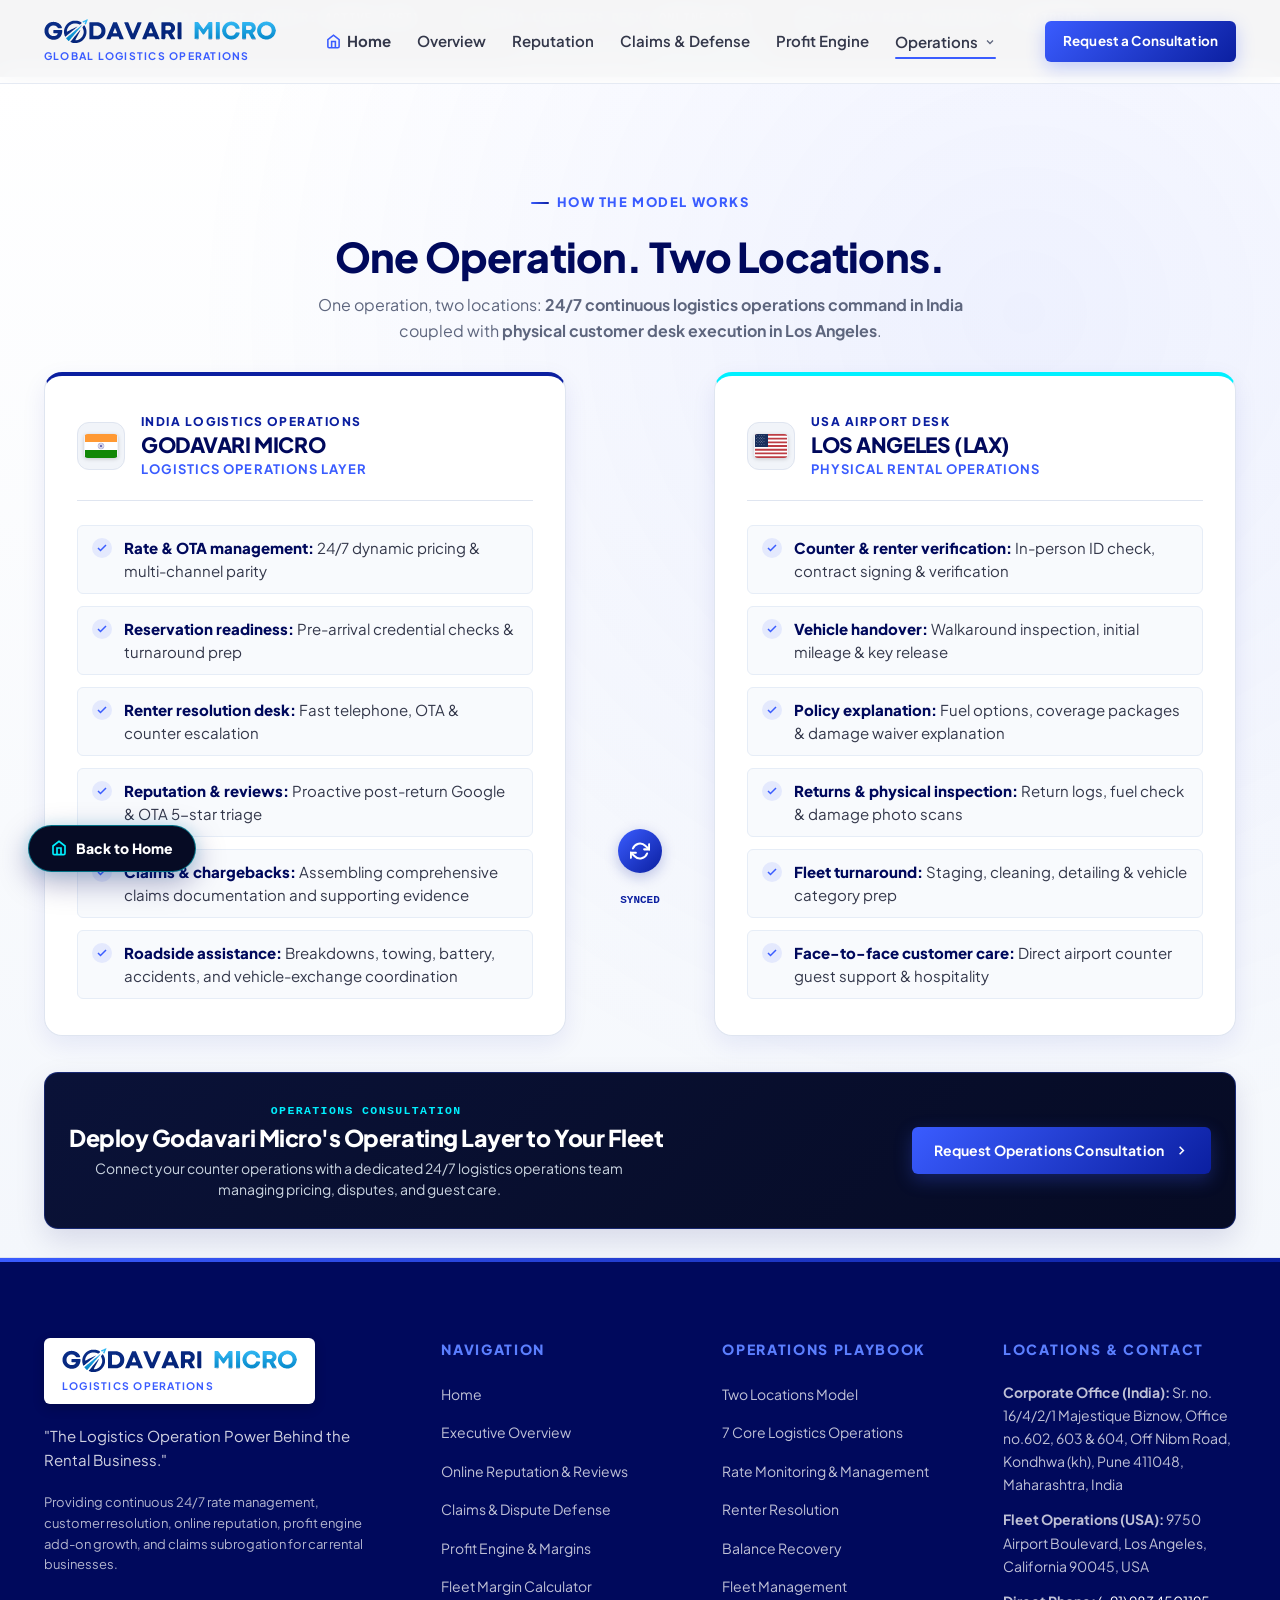
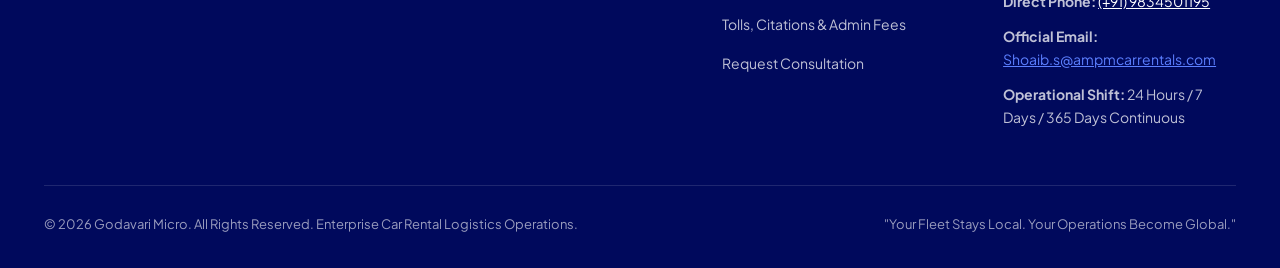
<file: operations.html>
<!DOCTYPE html>
<html lang="en">
<head>
  <meta charset="UTF-8">
  <meta name="viewport" content="width=device-width, initial-scale=1.0">
  <meta http-equiv="X-UA-Compatible" content="ie=edge">
  
  <title>Core Logistics Operations & Two Locations Model &mdash; Godavari Micro</title>
  <meta name="description" content="One operation, two locations: 24/7 continuous logistics operation command in India coupled with physical customer desk execution in Los Angeles.">
  <meta name="keywords" content="Godavari Micro, car rental logistics operation, car rental operations, fleet management support, OTA rate management, car rental claims, chargeback recovery">
  <meta name="author" content="Godavari Micro">
  
  <!-- Open Graph / Meta -->
  <meta property="og:type" content="website">
  <meta property="og:title" content="Godavari Micro — The Logistics Operation Power Behind the Rental Business">
  <meta property="og:description" content="One operation, two locations: 24/7 continuous logistics operation command in India coupled with physical customer desk execution in Los Angeles.">
  <meta property="og:image" content="assets/godavari-micro-logo-gm-monogram.png">
  <meta name="twitter:card" content="summary_large_image">
  <meta name="twitter:title" content="Core Logistics Operations & Two Locations Model — Godavari Micro">
  <meta name="twitter:description" content="One operation, two locations: 24/7 continuous logistics operation command in India coupled with physical customer desk execution in Los Angeles.">
  <meta name="twitter:image" content="assets/godavari-micro-logo-gm-monogram.png">

  <!-- Favicons derived from tightly cropped GM monogram -->
  <link rel="icon" type="image/png" sizes="32x32" href="assets/favicon-32x32.png">
  <link rel="icon" type="image/png" sizes="64x64" href="assets/favicon-64x64.png">
  <link rel="icon" type="image/png" sizes="192x192" href="assets/favicon-192x192.png">
  <link rel="apple-touch-icon" href="assets/favicon-192x192.png">

  <!-- Typography: Plus Jakarta Sans -->
  <link rel="preconnect" href="https://fonts.googleapis.com">
  <link rel="preconnect" href="https://fonts.gstatic.com" crossorigin>
  <link href="https://fonts.googleapis.com/css2?family=Plus+Jakarta+Sans:ital,wght@0,400;0,500;0,600;0,700;0,800;0,900;1,700&display=swap" rel="stylesheet">

  <!-- Stylesheet -->
  <link rel="stylesheet" href="css/styles.css">
</head>
<body>

  <!-- Live Operations Telemetry Status Bar -->
  <div class="telemetry-statusbar">
    <div class="container telemetry-statusbar-inner">
      <div class="telemetry-item">
        <span class="pulse-dot" style="background:#00E676; box-shadow:0 0 8px #00E676;"></span>
        <span class="telemetry-label">LAX FLEET COUNTER:</span>
        <span class="telemetry-value">ACTIVE (PST)</span>
      </div>
      <div class="telemetry-divider"></div>
      <div class="telemetry-item">
        <span class="pulse-dot" style="background:#00E676; box-shadow:0 0 8px #00E676;"></span>
        <span class="telemetry-label">INDIA LOGISTICS DESK:</span>
        <span class="telemetry-value">ONLINE (IST)</span>
      </div>
      <div class="telemetry-divider"></div>
      <div class="telemetry-item">
        <span class="pulse-dot sync"></span>
        <span class="telemetry-label">365-DAY RATE MONITORING:</span>
        <span class="telemetry-value">CALIBRATED</span>
      </div>
      <div class="telemetry-divider"></div>
      <div class="telemetry-item">
        <span class="telemetry-label">DISPUTE DEFENSE:</span>
        <span class="telemetry-value highlight">ACTIVE DEFENSE</span>
      </div>
    </div>
  </div>
  <!-- Site Header / Navigation -->
  <header class="site-header" id="header">
    <div class="container header-container">
      <a href="index.html" class="brand-lockup" aria-label="Godavari Micro Homepage">
        <div class="brand-text-block">
          <picture>
            <source srcset="assets/godavari-micro-wordmark.svg" type="image/svg+xml">
            <img src="assets/godavari-micro-wordmark@2x.png" alt="GODAVARI MICRO" class="nav-brand-wordmark" width="409" height="44">
          </picture>
          <span class="brand-descriptor">Global Logistics Operations</span>
        </div>
      </a>

      <nav class="main-nav" aria-label="Main Navigation">
        <a href="index.html" class="nav-link nav-link-home"><svg width="15" height="15" viewBox="0 0 24 24" fill="none" stroke="currentColor" stroke-width="2.5"><path d="M3 9l9-7 9 7v11a2 2 0 0 1-2 2H5a2 2 0 0 1-2-2z"></path><polyline points="9 22 9 12 15 12 15 22"></polyline></svg> Home</a>
        <a href="overview.html" class="nav-link">Overview</a>
        <a href="reputation.html" class="nav-link">Reputation</a>
        <a href="claims-defense.html" class="nav-link">Claims &amp; Defense</a>
        <a href="profit-engine.html" class="nav-link">Profit Engine</a>
        
                                      <div class="nav-dropdown">
            <button type="button" class="nav-link nav-dropdown-toggle active" aria-expanded="false" aria-haspopup="true">
              <span>Operations</span>
              <svg class="dropdown-chevron" width="12" height="12" viewBox="0 0 24 24" fill="none" stroke="currentColor" stroke-width="2.5">
                <polyline points="6 9 12 15 18 9"></polyline>
              </svg>
            </button>
            <div class="nav-dropdown-menu" role="menu">
              <a href="operations.html" class="dropdown-item active" role="menuitem">
                <div class="dropdown-item-icon">
                  <svg width="18" height="18" viewBox="0 0 24 24" fill="none" stroke="currentColor" stroke-width="2.2"><circle cx="12" cy="12" r="10"></circle><line x1="2" y1="12" x2="22" y2="12"></line><path d="M12 2a15.3 15.3 0 0 1 4 10 15.3 15.3 0 0 1-4 10 15.3 15.3 0 0 1-4-10 15.3 15.3 0 0 1 4-10z"></path></svg>
                </div>
                <div class="dropdown-item-text">
                  <span class="dropdown-item-title">Two Locations Model</span>
                  <span class="dropdown-item-desc">India logistics operation + Los Angeles physical counter</span>
                </div>
              </a>
              <a href="blueprints.html" class="dropdown-item" role="menuitem">
                <div class="dropdown-item-icon">
                  <svg width="18" height="18" viewBox="0 0 24 24" fill="none" stroke="currentColor" stroke-width="2.2"><rect x="2" y="7" width="20" height="14" rx="2" ry="2"></rect><path d="M16 21V5a2 2 0 0 0-2-2h-4a2 2 0 0 0-2 2v16"></path></svg>
                </div>
                <div class="dropdown-item-text">
                  <span class="dropdown-item-title">7 Core Logistics Operations</span>
                  <span class="dropdown-item-desc">Dynamic rates, guest resolution &amp; fleet readiness</span>
                </div>
              </a>
              <a href="rate-management.html" class="dropdown-item" role="menuitem">
                <div class="dropdown-item-icon">
                  <svg width="18" height="18" viewBox="0 0 24 24" fill="none" stroke="currentColor" stroke-width="2.2"><polyline points="22 12 18 12 15 21 9 3 6 12 2 12"></polyline></svg>
                </div>
                <div class="dropdown-item-text">
                  <span class="dropdown-item-title">Rate Monitoring & Management</span>
                  <span class="dropdown-item-desc">24/7 competitive shopping, publishing &amp; yield</span>
                </div>
              </a>
              <a href="renter-resolution.html" class="dropdown-item" role="menuitem">
                <div class="dropdown-item-icon">
                  <svg width="18" height="18" viewBox="0 0 24 24" fill="none" stroke="currentColor" stroke-width="2.2"><path d="M22 16.92v3a2 2 0 0 1-2.18 2 19.79 19.79 0 0 1-8.63-3.07 19.5 19.5 0 0 1-6-6 19.79 19.79 0 0 1-3.07-8.67A2 2 0 0 1 4.11 2h3a2 2 0 0 1 2 1.72 12.84 12.84 0 0 0 .7 2.81 2 2 0 0 1-.45 2.11L8.09 9.91a16 16 0 0 0 6 6l1.27-1.27a2 2 0 0 1 2.11-.45 12.84 12.84 0 0 0 2.81.7A2 2 0 0 1 22 16.92z"></path></svg>
                </div>
                <div class="dropdown-item-text">
                  <span class="dropdown-item-title">Renter Resolution</span>
                  <span class="dropdown-item-desc">Instant phone, OTA message &amp; counter escalation</span>
                </div>
              </a>
              <a href="balance-recovery.html" class="dropdown-item" role="menuitem">
                <div class="dropdown-item-icon">
                  <svg width="18" height="18" viewBox="0 0 24 24" fill="none" stroke="currentColor" stroke-width="2.2"><path d="M12 22s8-4 8-10V5l-8-3-8 3v7c0 6 8 10 8 10z"></path></svg>
                </div>
                <div class="dropdown-item-text">
                  <span class="dropdown-item-title">Claims Collection Recovery</span>
                  <span class="dropdown-item-desc">Unpaid rentals, delinquent ledgers &amp; claim recovery</span>
                </div>
              </a>
              <a href="fleet-management.html" class="dropdown-item" role="menuitem">
                <div class="dropdown-item-icon">
                  <svg width="18" height="18" viewBox="0 0 24 24" fill="none" stroke="currentColor" stroke-width="2.2"><circle cx="12" cy="12" r="10"></circle><polyline points="12 6 12 12 14 14"></polyline></svg>
                </div>
                <div class="dropdown-item-text">
                  <span class="dropdown-item-title">Fleet Management</span>
                  <span class="dropdown-item-desc">Availability, parity, turnaround &amp; inventory balance</span>
                </div>
              </a>
              <a href="tolls-citations.html" class="dropdown-item" role="menuitem">
                <div class="dropdown-item-icon">
                  <svg width="18" height="18" viewBox="0 0 24 24" fill="none" stroke="currentColor" stroke-width="2.2"><rect x="1" y="3" width="15" height="13"></rect><polygon points="16 8 20 8 23 11 23 16 16 16 16 8"></polygon><circle cx="5.5" cy="18.5" r="2.5"></circle><circle cx="18.5" cy="18.5" r="2.5"></circle></svg>
                </div>
                <div class="dropdown-item-text">
                  <span class="dropdown-item-title">Tolls, Citations &amp; Admin Fees</span>
                  <span class="dropdown-item-desc">Automated toll tracking, manual citations &amp; fee processing</span>
                </div>
              </a>
            </div>
          </div>

              </nav>

      <div class="header-cta-wrap">
        <a href="index.html#contact" class="btn btn-primary btn-sm header-consult-btn">
          <span class="cta-desktop">Request a Consultation</span>
          <span class="cta-mobile">Consult</span>
        </a>
        <button class="mobile-toggle" aria-label="Open Navigation Menu">
          <svg viewBox="0 0 24 24" fill="none" stroke="currentColor" stroke-width="2.2" stroke-linecap="round">
            <line x1="3" y1="6" x2="21" y2="6"></line>
            <line x1="3" y1="12" x2="21" y2="12"></line>
            <line x1="3" y1="18" x2="21" y2="18"></line>
          </svg>
        </button>
      </div>
    </div>
  </header>
  <!-- Mobile Drawer -->
  <div class="mobile-overlay" aria-hidden="true"></div>
  <aside class="mobile-drawer" id="mobileDrawer" aria-label="Mobile Navigation">
    <div class="drawer-header">
      <a href="index.html" class="drawer-logo" aria-label="Godavari Micro Homepage">
        <picture>
          <source srcset="assets/godavari-micro-wordmark.svg" type="image/svg+xml">
          <img src="assets/godavari-micro-wordmark.png" alt="Godavari Micro" width="168" height="22">
        </picture>
      </a>
      <button class="drawer-close" aria-label="Close Navigation">&times;</button>
    </div>

    <div class="drawer-body">
      <nav class="drawer-nav">
        <a href="index.html" class="drawer-link">Home</a>
        <a href="overview.html" class="drawer-link">Executive Overview</a>
        <a href="reputation.html" class="drawer-link">Online Reputation &amp; Reviews</a>
        <a href="claims-defense.html" class="drawer-link">Claims &amp; Dispute Defense</a>
        <a href="profit-engine.html" class="drawer-link">Profit Engine &amp; Margins</a>
        <a href="profit-engine.html#roi-calculator" class="drawer-link drawer-link-highlight">
          <svg width="16" height="16" viewBox="0 0 24 24" fill="none" stroke="currentColor" stroke-width="2"><rect x="4" y="2" width="16" height="20" rx="2"></rect><line x1="8" y1="6" x2="16" y2="6"></line><line x1="16" y1="14" x2="16" y2="18"></line><path d="M16 10h.01"></path><path d="M12 10h.01"></path><path d="M8 10h.01"></path><path d="M12 14h.01"></path><path d="M8 14h.01"></path><path d="M12 18h.01"></path><path d="M8 18h.01"></path></svg>
          <span>Fleet Margin Calculator</span>
          <span class="drawer-badge">TOOL</span>
        </a>

                                <div style="margin-top:12px; padding-top:12px; border-top:1px solid #eef2f8;">
          <span style="font-size:0.75rem; font-weight:800; color:var(--color-highlight); text-transform:uppercase; letter-spacing:0.1em; display:block; margin-bottom:8px;">Core Logistics Operations</span>
          <a href="operations.html" class="drawer-link active" style="padding-left:10px;">• Two Locations Model</a>
          <a href="blueprints.html" class="drawer-link" style="padding-left:10px;">• 7 Core Logistics Operations</a>
          <a href="rate-management.html" class="drawer-link" style="padding-left:10px;">• Rate Monitoring & Management</a>
          <a href="renter-resolution.html" class="drawer-link" style="padding-left:10px;">• Renter Resolution</a>
          <a href="balance-recovery.html" class="drawer-link" style="padding-left:10px;">• Claims Collection Recovery</a>
          <a href="fleet-management.html" class="drawer-link" style="padding-left:10px;">• Fleet Management</a>
          <a href="tolls-citations.html" class="drawer-link" style="padding-left:10px;">• Tolls, Citations &amp; Admin Fees</a>
        </div>

        <a href="index.html#contact" class="drawer-link" style="color:var(--color-highlight); margin-top:8px;">Contact &amp; Consultation</a>
      </nav>
    </div>

    <div class="drawer-footer">
      <a href="index.html#contact" class="btn btn-primary drawer-cta-btn">Request a Consultation →</a>
      <div class="drawer-contact-info">
        <a href="tel:+919834501195">📞 (+91) 9834501195</a>
        <a href="mailto:Shoaib.s@ampmcarrentals.com">✉️ Shoaib.s@ampmcarrentals.com</a>
      </div>
    </div>
  </aside>

    <!-- SCROLL 1: TWO LOCATIONS ARCHITECTURE (ONE OPERATION. TWO LOCATIONS.) -->
    <section class="subpage-compact-hero" id="how-we-work" style="padding-bottom: 28px;">
      <div class="container text-center">
        <div class="section-eyebrow center-block">How The Model Works</div>
        <h1 class="page-hero-title">One Operation. Two Locations.</h1>
        <p class="page-hero-subtitle center-block" style="margin-bottom: 28px;">
          One operation, two locations: <strong>24/7 continuous logistics operations command in India</strong> coupled with <strong>physical customer desk execution in Los Angeles</strong>.
        </p>

        <!-- Rich Two Locations Split Grid (Original High-Impact Table Design) -->
        <div class="locations-split-grid" style="text-align: left; margin-bottom: 8px;">
          
          <!-- Column 1: India (Godavari Micro - Logistics Operations) -->
          <div class="location-card reveal-on-scroll delay-1" style="border-top: 4px solid #0B1FA0;">
            <div class="location-card-header">
              <div class="location-flag-badge">
                <svg width="34" height="24" viewBox="0 0 640 480" style="border-radius:4px; box-shadow:0 1px 4px rgba(0,0,0,0.18);">
                  <path fill="#FF9933" d="M0 0h640v160H0z"/>
                  <path fill="#FFFFFF" d="M0 160h640v160H0z"/>
                  <path fill="#128807" d="M0 320h640v160H0z"/>
                  <g transform="translate(320 240)">
                    <circle r="60" fill="none" stroke="#000080" stroke-width="4"/>
                    <circle r="12" fill="#000080"/>
                    <path d="M0-60V60M-60 0H60M-42.4-42.4L42.4 42.4M-42.4 42.4L42.4-42.4M-55.4-23L55.4 23M-55.4 23L55.4-23M-23-55.4L23 55.4M-23 55.4L23-55.4M-49.1-34.6L49.1 34.6M-49.1 34.6L49.1-34.6M-34.6-49.1L34.6 49.1M-34.6 49.1L34.6-49.1" stroke="#000080" stroke-width="2"/>
                  </g>
                </svg>
              </div>
              <div>
                <div style="font-size:0.75rem; font-weight:800; letter-spacing:0.12em; color:var(--color-primary); text-transform:uppercase;">INDIA LOGISTICS OPERATIONS</div>
                <h3 class="location-title" style="margin:0 0 2px;">GODAVARI MICRO</h3>
                <div class="location-subtitle">Logistics Operations Layer</div>
              </div>
            </div>

            <ul class="tasks-list">
              <li>
                <span class="task-check-icon">
                  <svg viewBox="0 0 24 24" fill="none" stroke="currentColor" stroke-width="3"><polyline points="20 6 9 17 4 12"></polyline></svg>
                </span>
                <span><strong>Rate &amp; OTA management:</strong> 24/7 dynamic pricing &amp; multi-channel parity</span>
              </li>
              <li>
                <span class="task-check-icon">
                  <svg viewBox="0 0 24 24" fill="none" stroke="currentColor" stroke-width="3"><polyline points="20 6 9 17 4 12"></polyline></svg>
                </span>
                <span><strong>Reservation readiness:</strong> Pre-arrival credential checks &amp; turnaround prep</span>
              </li>
              <li>
                <span class="task-check-icon">
                  <svg viewBox="0 0 24 24" fill="none" stroke="currentColor" stroke-width="3"><polyline points="20 6 9 17 4 12"></polyline></svg>
                </span>
                <span><strong>Renter resolution desk:</strong> Fast telephone, OTA &amp; counter escalation</span>
              </li>
              <li>
                <span class="task-check-icon">
                  <svg viewBox="0 0 24 24" fill="none" stroke="currentColor" stroke-width="3"><polyline points="20 6 9 17 4 12"></polyline></svg>
                </span>
                <span><strong>Reputation &amp; reviews:</strong> Proactive post-return Google &amp; OTA 5-star triage</span>
              </li>
              <li>
                <span class="task-check-icon">
                  <svg viewBox="0 0 24 24" fill="none" stroke="currentColor" stroke-width="3"><polyline points="20 6 9 17 4 12"></polyline></svg>
                </span>
                <span><strong>Claims &amp; chargebacks:</strong> Assembling comprehensive claims documentation and supporting evidence</span>
              </li>
              <li>
                <span class="task-check-icon">
                  <svg viewBox="0 0 24 24" fill="none" stroke="currentColor" stroke-width="3"><polyline points="20 6 9 17 4 12"></polyline></svg>
                </span>
                <span><strong>Roadside assistance:</strong> Breakdowns, towing, battery, accidents, and vehicle-exchange coordination</span>
              </li>
            </ul>
          </div>

          <!-- Connector Motif -->
          <div class="locations-connector">
            <svg class="connector-swoosh-svg swoosh-arc-svg" viewBox="0 0 60 320" fill="none" xmlns="http://www.w3.org/2000/svg">
              <path d="M 30,10 C 5,80 55,160 30,240 C 15,280 45,310 30,310" stroke="url(#swooshGradVertical)" stroke-width="4" stroke-linecap="round"/>
              <defs>
                <linearGradient id="swooshGradVertical" x1="0%" y1="0%" x2="0%" y2="100%">
                  <stop offset="0%" stop-color="#3A5CFF" />
                  <stop offset="100%" stop-color="#0B1FA0" />
                </linearGradient>
              </defs>
            </svg>
            <div class="connector-badge" title="Continuous Real-Time Sync">
              <svg width="20" height="20" viewBox="0 0 24 24" fill="none" stroke="currentColor" stroke-width="2.5" stroke-linecap="round">
                <polyline points="23 4 23 10 17 10"></polyline>
                <polyline points="1 20 1 14 7 14"></polyline>
                <path d="M3.51 9a9 9 0 0 1 14.85-3.36L23 10M1 14l4.64 4.36A9 9 0 0 0 20.49 15"></path>
              </svg>
            </div>
            <div style="font-family:var(--font-mono); font-size:0.6875rem; font-weight:800; color:var(--color-primary); margin-top:8px; text-align:center;">SYNCED</div>
          </div>

          <!-- Column 2: USA (Los Angeles - Physical Rental Operations) -->
          <div class="location-card reveal-on-scroll delay-2" style="border-top: 4px solid #00F0FF;">
            <div class="location-card-header">
              <div class="location-flag-badge">
                <svg width="34" height="24" viewBox="0 0 640 480" style="border-radius:4px; box-shadow:0 1px 4px rgba(0,0,0,0.18);">
                  <path fill="#bd3d44" d="M0 0h640v480H0z"/>
                  <path stroke="#fff" stroke-width="37" d="M0 55h640M0 129h640M0 203h640M0 277h640M0 351h640M0 425h640"/>
                  <path fill="#192f5d" d="M0 0h260v258H0z"/>
                  <g fill="#fff" transform="scale(0.8) translate(15, 15)">
                    <circle cx="30" cy="30" r="8"/><circle cx="90" cy="30" r="8"/><circle cx="150" cy="30" r="8"/><circle cx="210" cy="30" r="8"/>
                    <circle cx="60" cy="65" r="8"/><circle cx="120" cy="65" r="8"/><circle cx="180" cy="65" r="8"/>
                    <circle cx="30" cy="100" r="8"/><circle cx="90" cy="100" r="8"/><circle cx="150" cy="100" r="8"/><circle cx="210" cy="100" r="8"/>
                    <circle cx="60" cy="135" r="8"/><circle cx="120" cy="135" r="8"/><circle cx="180" cy="135" r="8"/>
                    <circle cx="30" cy="170" r="8"/><circle cx="90" cy="170" r="8"/><circle cx="150" cy="170" r="8"/><circle cx="210" cy="170" r="8"/>
                    <circle cx="60" cy="205" r="8"/><circle cx="120" cy="205" r="8"/><circle cx="180" cy="205" r="8"/>
                    <circle cx="30" cy="240" r="8"/><circle cx="90" cy="240" r="8"/><circle cx="150" cy="240" r="8"/><circle cx="210" cy="240" r="8"/>
                  </g>
                </svg>
              </div>
              <div>
                <div style="font-size:0.75rem; font-weight:800; letter-spacing:0.12em; color:var(--color-primary); text-transform:uppercase;">USA AIRPORT DESK</div>
                <h3 class="location-title" style="margin:0 0 2px;">LOS ANGELES (LAX)</h3>
                <div class="location-subtitle">Physical Rental Operations</div>
              </div>
            </div>

            <ul class="tasks-list">
              <li>
                <span class="task-check-icon">
                  <svg viewBox="0 0 24 24" fill="none" stroke="currentColor" stroke-width="3"><polyline points="20 6 9 17 4 12"></polyline></svg>
                </span>
                <span><strong>Counter &amp; renter verification:</strong> In-person ID check, contract signing &amp; verification</span>
              </li>
              <li>
                <span class="task-check-icon">
                  <svg viewBox="0 0 24 24" fill="none" stroke="currentColor" stroke-width="3"><polyline points="20 6 9 17 4 12"></polyline></svg>
                </span>
                <span><strong>Vehicle handover:</strong> Walkaround inspection, initial mileage &amp; key release</span>
              </li>
              <li>
                <span class="task-check-icon">
                  <svg viewBox="0 0 24 24" fill="none" stroke="currentColor" stroke-width="3"><polyline points="20 6 9 17 4 12"></polyline></svg>
                </span>
                <span><strong>Policy explanation:</strong> Fuel options, coverage packages &amp; damage waiver explanation</span>
              </li>
              <li>
                <span class="task-check-icon">
                  <svg viewBox="0 0 24 24" fill="none" stroke="currentColor" stroke-width="3"><polyline points="20 6 9 17 4 12"></polyline></svg>
                </span>
                <span><strong>Returns &amp; physical inspection:</strong> Return logs, fuel check &amp; damage photo scans</span>
              </li>
              <li>
                <span class="task-check-icon">
                  <svg viewBox="0 0 24 24" fill="none" stroke="currentColor" stroke-width="3"><polyline points="20 6 9 17 4 12"></polyline></svg>
                </span>
                <span><strong>Fleet turnaround:</strong> Staging, cleaning, detailing &amp; vehicle category prep</span>
              </li>
              <li>
                <span class="task-check-icon">
                  <svg viewBox="0 0 24 24" fill="none" stroke="currentColor" stroke-width="3"><polyline points="20 6 9 17 4 12"></polyline></svg>
                </span>
                <span><strong>Face-to-face customer care:</strong> Direct airport counter guest support &amp; hospitality</span>
              </li>
            </ul>
          </div>

        </div>

        <!-- Compact Bottom CTA Banner -->
        <div class="subpage-compact-cta" style="margin-top: 36px;">
          <div class="subpage-compact-cta-text">
            <div style="font-family: var(--font-mono, monospace); font-size: 0.72rem; font-weight: 800; letter-spacing: 0.12em; color: #00F0FF; text-transform: uppercase; margin-bottom: 4px;">OPERATIONS CONSULTATION</div>
            <h3>Deploy Godavari Micro's Operating Layer to Your Fleet</h3>
            <p>Connect your counter operations with a dedicated 24/7 logistics operations team managing pricing, disputes, and guest care.</p>
          </div>
          <a href="index.html#contact" class="btn btn-primary" style="white-space:nowrap; padding:12px 22px; font-size:0.875rem;">
            <span>Request Operations Consultation</span>
            <svg width="15" height="15" viewBox="0 0 24 24" fill="none" stroke="currentColor" stroke-width="2.5"><polyline points="9 18 15 12 9 6"></polyline></svg>
          </a>
        </div>
      </div>
    </section>
  </main>

  <!-- Client Operational Case Study Modal (% Metrics Only) -->
  <div class="case-study-modal-overlay" id="caseStudyModalOverlay" role="dialog" aria-modal="true" aria-labelledby="caseStudyModalTitle" aria-hidden="true">
    <div class="case-study-modal" id="caseStudyModal">
      <!-- Modal Top Bar (Integrated Sticky Header) -->
      <div class="case-study-modal-top">
        <div class="case-study-modal-title-row">
          <div class="case-study-eyebrow-row">
            <span class="case-study-tag">OPERATIONAL CASE STUDY // PERFORMANCE OVERVIEW</span>
            <span class="case-study-verified-badge">
              <svg width="12" height="12" viewBox="0 0 24 24" fill="none" stroke="currentColor" stroke-width="2.5"><polyline points="20 6 9 17 4 12"></polyline></svg>
              Operations Case Study
            </span>
          </div>
          <button class="case-study-modal-close" id="caseStudyModalClose" aria-label="Close Case Study">&times;</button>
        </div>

        <!-- Quick Operator Tabs Integrated in Top Bar -->
        <div class="case-study-tabs-nav" role="tablist">
          <button class="case-study-tab-btn active" data-target-client="priceless" role="tab" aria-selected="true">
            <span class="tab-indicator-dot" style="background:#60A5FA;"></span>
            <span>Priceless Car Rental</span>
          </button>
          <button class="case-study-tab-btn" data-target-client="nextcar" role="tab" aria-selected="false">
            <span class="tab-indicator-dot" style="background:#34D399;"></span>
            <span>NextCar Rental</span>
          </button>
          <button class="case-study-tab-btn" data-target-client="ampm" role="tab" aria-selected="false">
            <span class="tab-indicator-dot" style="background:#F87171;"></span>
            <span>AMPM Rent A Car</span>
          </button>
        </div>
      </div>

      <!-- Dynamic Content Body -->
      <div class="case-study-modal-body" id="caseStudyModalContent">
        <!-- Injected dynamically via JS -->
      </div>
    </div>
  </div>

  <!-- Site Footer -->
  <footer class="site-footer">
    <div class="container">
      <div class="footer-top-grid">
        <div class="footer-brand-col">
          <div class="footer-logo-badge">
            <div class="brand-text-block">
              <picture>
                <source srcset="assets/godavari-micro-wordmark.svg" type="image/svg+xml">
                <img src="assets/godavari-micro-wordmark@2x.png" alt="GODAVARI MICRO" class="nav-brand-wordmark" width="409" height="44" style="height:26px;">
              </picture>
              <span class="brand-descriptor">Logistics Operations</span>
            </div>
          </div>
          <p class="footer-tagline">"The Logistics Operation Power Behind the Rental Business."</p>
          <p style="font-size: 0.8125rem; color: rgba(255, 255, 255, 0.7); line-height: 1.6;">
            Providing continuous 24/7 rate management, customer resolution, online reputation, profit engine add-on growth, and claims subrogation for car rental businesses.
          </p>
        </div>

        <div>
          <div class="footer-title">Navigation</div>
          <ul class="footer-links">
            <li><a href="index.html" class="footer-link">Home</a></li>
            <li><a href="overview.html" class="footer-link">Executive Overview</a></li>
            <li><a href="reputation.html" class="footer-link">Online Reputation &amp; Reviews</a></li>
            <li><a href="claims-defense.html" class="footer-link">Claims &amp; Dispute Defense</a></li>
            <li><a href="profit-engine.html" class="footer-link">Profit Engine &amp; Margins</a></li>
            <li><a href="profit-engine.html#roi-calculator" class="footer-link">Fleet Margin Calculator</a></li>
          </ul>
        </div>

                                <div>
          <div class="footer-title">Operations Playbook</div>
          <ul class="footer-links">
            <li><a href="operations.html" class="footer-link">Two Locations Model</a></li>
            <li><a href="blueprints.html" class="footer-link">7 Core Logistics Operations</a></li>
            <li><a href="rate-management.html" class="footer-link">Rate Monitoring & Management</a></li>
            <li><a href="renter-resolution.html" class="footer-link">Renter Resolution</a></li>
            <li><a href="balance-recovery.html" class="footer-link">Balance Recovery</a></li>
            <li><a href="fleet-management.html" class="footer-link">Fleet Management</a></li>
            <li><a href="tolls-citations.html" class="footer-link">Tolls, Citations &amp; Admin Fees</a></li>
            <li><a href="index.html#contact" class="footer-link">Request Consultation</a></li>
          </ul>
        </div>

        <div>
          <div class="footer-title">Locations &amp; Contact</div>
          <ul class="footer-links">
            <li class="footer-link"><strong>Corporate Office (India):</strong> Sr. no. 16/4/2/1 Majestique Biznow, Office no.602, 603 &amp; 604, Off Nibm Road, Kondhwa (kh), Pune 411048, Maharashtra, India</li>
            <li class="footer-link"><strong>Fleet Operations (USA):</strong> 9750 Airport Boulevard, Los Angeles, California 90045, USA</li>
            <li class="footer-link"><strong>Direct Phone:</strong> <a href="tel:+919834501195" style="color:var(--color-white); text-decoration:underline;">(+91) 9834501195</a></li>
            <li class="footer-link"><strong>Official Email:</strong><br>
              <a href="mailto:Shoaib.s@ampmcarrentals.com" style="color:var(--color-highlight-hover); text-decoration:underline;">Shoaib.s@ampmcarrentals.com</a>
            </li>
            <li class="footer-link"><strong>Operational Shift:</strong> 24 Hours / 7 Days / 365 Days Continuous</li>
          </ul>
        </div>
      </div>

      <div class="footer-bottom">
        <div>
          &copy; <span id="currentYear">2026</span> Godavari Micro. All Rights Reserved. Enterprise Car Rental Logistics Operations.
        </div>
        <div>
          "Your Fleet Stays Local. Your Operations Become Global."
        </div>
      </div>
    </div>
  </footer>

  <!-- Set Dynamic Year -->
  <script>
    document.getElementById('currentYear').textContent = new Date().getFullYear();
  </script>

  <!-- Main JavaScript Bundle -->
  <script src="js/main.js"></script>

  <!-- Floating Return to Home Button -->
  <a href="index.html" class="floating-back-home" title="Return to Homepage">
    <svg width="16" height="16" viewBox="0 0 24 24" fill="none" stroke="currentColor" stroke-width="2.5"><path d="M3 9l9-7 9 7v11a2 2 0 0 1-2 2H5a2 2 0 0 1-2-2z"></path><polyline points="9 22 9 12 15 12 15 22"></polyline></svg>
    <span>Back to Home</span>
  </a>
</body>
</html>
</file>
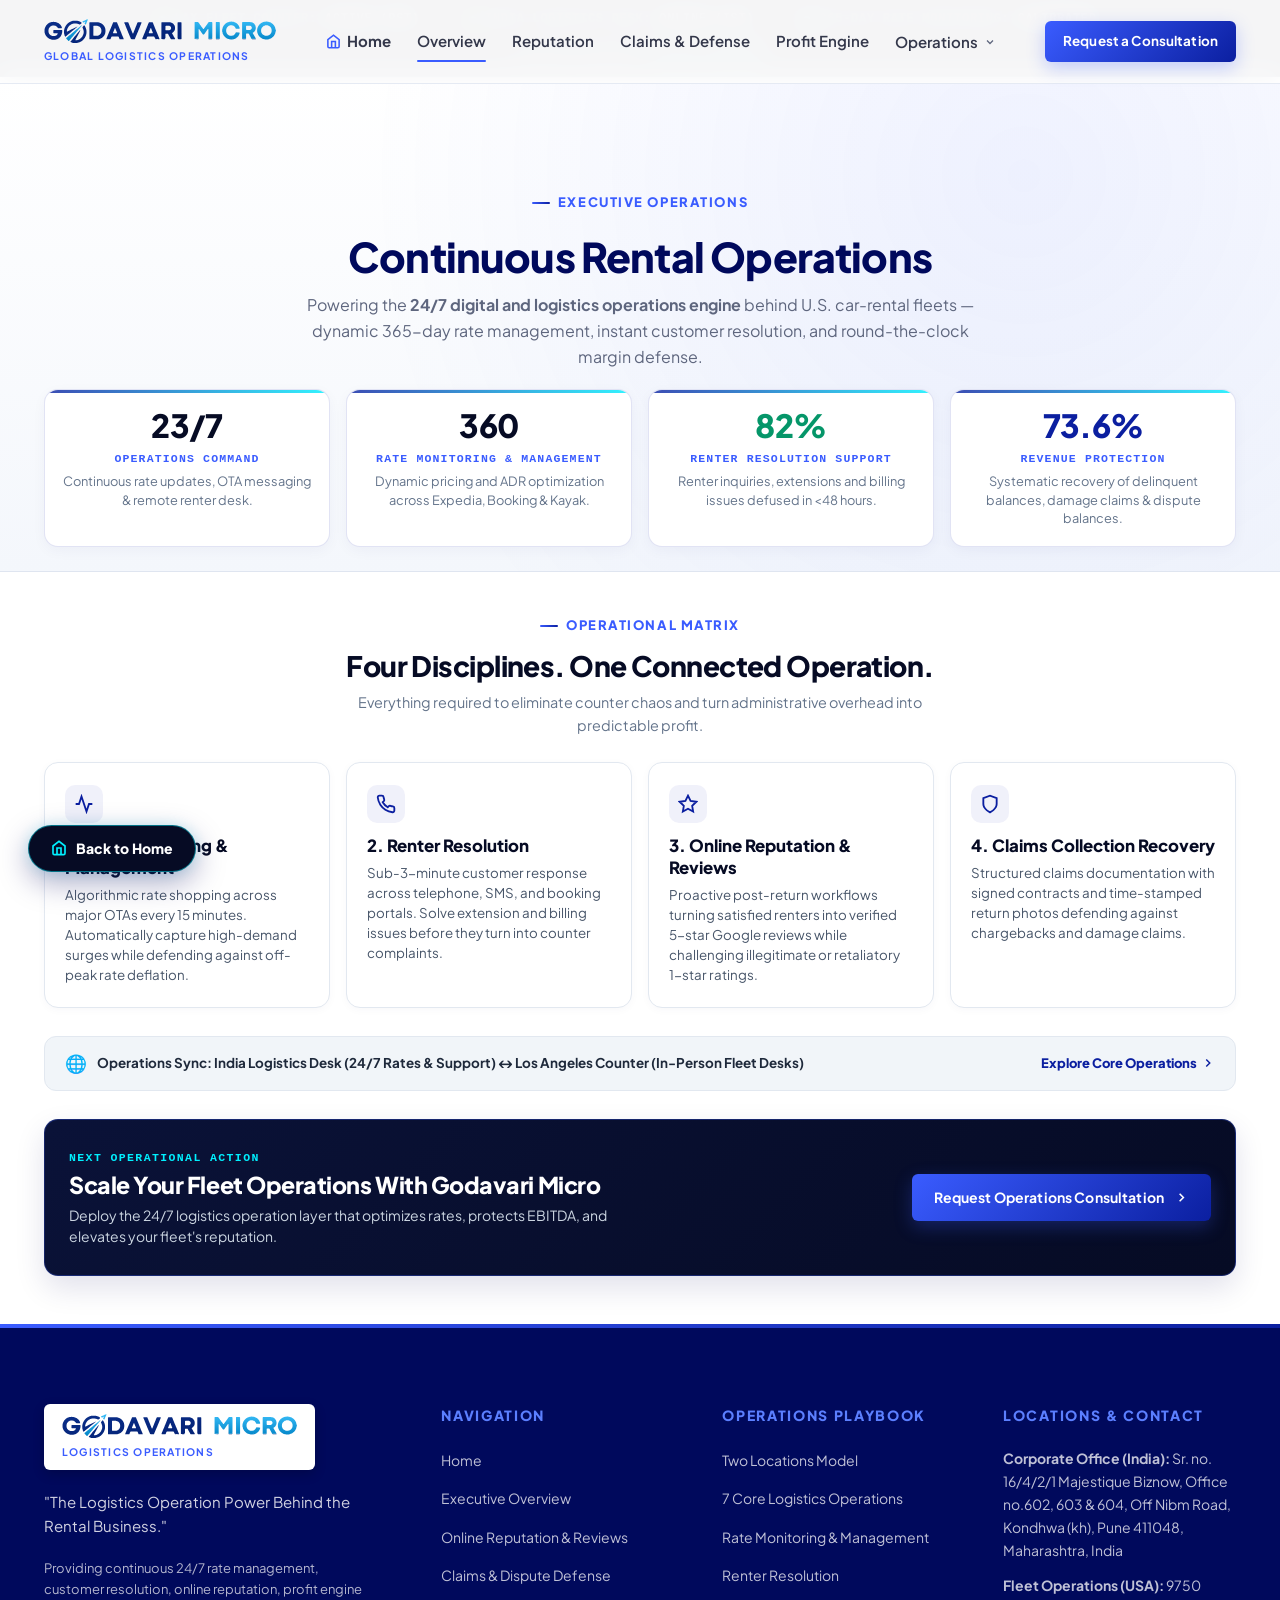
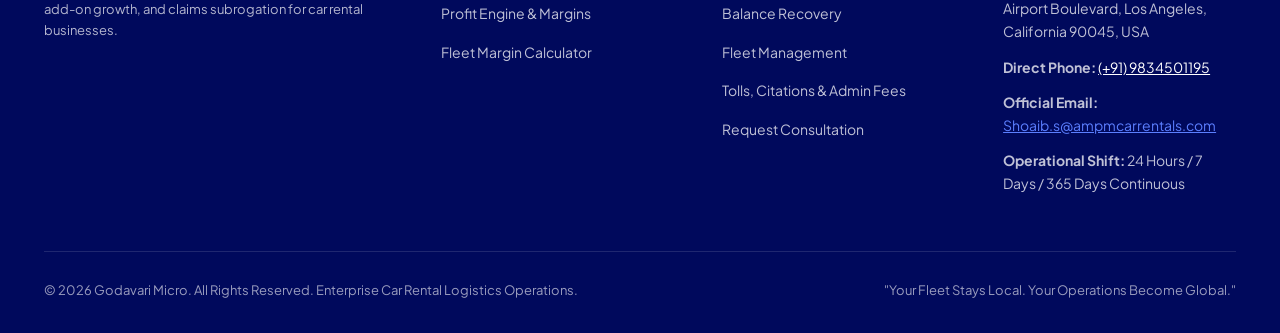
<file: overview.html>
<!DOCTYPE html>
<html lang="en">
<head>
  <meta charset="UTF-8">
  <meta name="viewport" content="width=device-width, initial-scale=1.0">
  <meta http-equiv="X-UA-Compatible" content="ie=edge">
  
  <title>Executive Overview & Continuous Operations &mdash; Godavari Micro</title>
  <meta name="description" content="24/7 digital and administrative engine powering U.S. car-rental operations — 365-day pricing, instant renter resolution, and margin defense.">
  <meta name="keywords" content="Godavari Micro, car rental logistics operation, car rental operations, fleet management support, OTA rate management, car rental claims, chargeback recovery">
  <meta name="author" content="Godavari Micro">
  
  <!-- Open Graph / Meta -->
  <meta property="og:type" content="website">
  <meta property="og:title" content="Godavari Micro — The Logistics Operation Power Behind the Rental Business">
  <meta property="og:description" content="24/7 digital and administrative engine powering U.S. car-rental operations — 365-day pricing, instant renter resolution, and margin defense.">
  <meta property="og:image" content="assets/godavari-micro-logo-gm-monogram.png">
  <meta name="twitter:card" content="summary_large_image">
  <meta name="twitter:title" content="Executive Overview & Continuous Operations — Godavari Micro">
  <meta name="twitter:description" content="24/7 digital and administrative engine powering U.S. car-rental operations — 365-day pricing, instant renter resolution, and margin defense.">
  <meta name="twitter:image" content="assets/godavari-micro-logo-gm-monogram.png">

  <!-- Favicons derived from tightly cropped GM monogram -->
  <link rel="icon" type="image/png" sizes="32x32" href="assets/favicon-32x32.png">
  <link rel="icon" type="image/png" sizes="64x64" href="assets/favicon-64x64.png">
  <link rel="icon" type="image/png" sizes="192x192" href="assets/favicon-192x192.png">
  <link rel="apple-touch-icon" href="assets/favicon-192x192.png">

  <!-- Typography: Plus Jakarta Sans -->
  <link rel="preconnect" href="https://fonts.googleapis.com">
  <link rel="preconnect" href="https://fonts.gstatic.com" crossorigin>
  <link href="https://fonts.googleapis.com/css2?family=Plus+Jakarta+Sans:ital,wght@0,400;0,500;0,600;0,700;0,800;0,900;1,700&display=swap" rel="stylesheet">

  <!-- Stylesheet -->
  <link rel="stylesheet" href="css/styles.css">
</head>
<body>

  <!-- Live Operations Telemetry Status Bar -->
  <div class="telemetry-statusbar">
    <div class="container telemetry-statusbar-inner">
      <div class="telemetry-item">
        <span class="pulse-dot" style="background:#00E676; box-shadow:0 0 8px #00E676;"></span>
        <span class="telemetry-label">LAX FLEET COUNTER:</span>
        <span class="telemetry-value">ACTIVE (PST)</span>
      </div>
      <div class="telemetry-divider"></div>
      <div class="telemetry-item">
        <span class="pulse-dot" style="background:#00E676; box-shadow:0 0 8px #00E676;"></span>
        <span class="telemetry-label">INDIA LOGISTICS DESK:</span>
        <span class="telemetry-value">ONLINE (IST)</span>
      </div>
      <div class="telemetry-divider"></div>
      <div class="telemetry-item">
        <span class="pulse-dot sync"></span>
        <span class="telemetry-label">365-DAY RATE MONITORING:</span>
        <span class="telemetry-value">CALIBRATED</span>
      </div>
      <div class="telemetry-divider"></div>
      <div class="telemetry-item">
        <span class="telemetry-label">DISPUTE DEFENSE:</span>
        <span class="telemetry-value highlight">ACTIVE DEFENSE</span>
      </div>
    </div>
  </div>
  <!-- Site Header / Navigation -->
  <header class="site-header" id="header">
    <div class="container header-container">
      <a href="index.html" class="brand-lockup" aria-label="Godavari Micro Homepage">
        <div class="brand-text-block">
          <picture>
            <source srcset="assets/godavari-micro-wordmark.svg" type="image/svg+xml">
            <img src="assets/godavari-micro-wordmark@2x.png" alt="GODAVARI MICRO" class="nav-brand-wordmark" width="409" height="44">
          </picture>
          <span class="brand-descriptor">Global Logistics Operations</span>
        </div>
      </a>

      <nav class="main-nav" aria-label="Main Navigation">
        <a href="index.html" class="nav-link nav-link-home"><svg width="15" height="15" viewBox="0 0 24 24" fill="none" stroke="currentColor" stroke-width="2.5"><path d="M3 9l9-7 9 7v11a2 2 0 0 1-2 2H5a2 2 0 0 1-2-2z"></path><polyline points="9 22 9 12 15 12 15 22"></polyline></svg> Home</a>
        <a href="overview.html" class="nav-link active">Overview</a>
        <a href="reputation.html" class="nav-link">Reputation</a>
        <a href="claims-defense.html" class="nav-link">Claims &amp; Defense</a>
        <a href="profit-engine.html" class="nav-link">Profit Engine</a>
        
                                      <div class="nav-dropdown">
            <button type="button" class="nav-link nav-dropdown-toggle" aria-expanded="false" aria-haspopup="true">
              <span>Operations</span>
              <svg class="dropdown-chevron" width="12" height="12" viewBox="0 0 24 24" fill="none" stroke="currentColor" stroke-width="2.5">
                <polyline points="6 9 12 15 18 9"></polyline>
              </svg>
            </button>
            <div class="nav-dropdown-menu" role="menu">
              <a href="operations.html" class="dropdown-item" role="menuitem">
                <div class="dropdown-item-icon">
                  <svg width="18" height="18" viewBox="0 0 24 24" fill="none" stroke="currentColor" stroke-width="2.2"><circle cx="12" cy="12" r="10"></circle><line x1="2" y1="12" x2="22" y2="12"></line><path d="M12 2a15.3 15.3 0 0 1 4 10 15.3 15.3 0 0 1-4 10 15.3 15.3 0 0 1-4-10 15.3 15.3 0 0 1 4-10z"></path></svg>
                </div>
                <div class="dropdown-item-text">
                  <span class="dropdown-item-title">Two Locations Model</span>
                  <span class="dropdown-item-desc">India logistics operation + Los Angeles physical counter</span>
                </div>
              </a>
              <a href="blueprints.html" class="dropdown-item" role="menuitem">
                <div class="dropdown-item-icon">
                  <svg width="18" height="18" viewBox="0 0 24 24" fill="none" stroke="currentColor" stroke-width="2.2"><rect x="2" y="7" width="20" height="14" rx="2" ry="2"></rect><path d="M16 21V5a2 2 0 0 0-2-2h-4a2 2 0 0 0-2 2v16"></path></svg>
                </div>
                <div class="dropdown-item-text">
                  <span class="dropdown-item-title">7 Core Logistics Operations</span>
                  <span class="dropdown-item-desc">Dynamic rates, guest resolution &amp; fleet readiness</span>
                </div>
              </a>
              <a href="rate-management.html" class="dropdown-item" role="menuitem">
                <div class="dropdown-item-icon">
                  <svg width="18" height="18" viewBox="0 0 24 24" fill="none" stroke="currentColor" stroke-width="2.2"><polyline points="22 12 18 12 15 21 9 3 6 12 2 12"></polyline></svg>
                </div>
                <div class="dropdown-item-text">
                  <span class="dropdown-item-title">Rate Monitoring & Management</span>
                  <span class="dropdown-item-desc">24/7 competitive shopping, publishing &amp; yield</span>
                </div>
              </a>
              <a href="renter-resolution.html" class="dropdown-item" role="menuitem">
                <div class="dropdown-item-icon">
                  <svg width="18" height="18" viewBox="0 0 24 24" fill="none" stroke="currentColor" stroke-width="2.2"><path d="M22 16.92v3a2 2 0 0 1-2.18 2 19.79 19.79 0 0 1-8.63-3.07 19.5 19.5 0 0 1-6-6 19.79 19.79 0 0 1-3.07-8.67A2 2 0 0 1 4.11 2h3a2 2 0 0 1 2 1.72 12.84 12.84 0 0 0 .7 2.81 2 2 0 0 1-.45 2.11L8.09 9.91a16 16 0 0 0 6 6l1.27-1.27a2 2 0 0 1 2.11-.45 12.84 12.84 0 0 0 2.81.7A2 2 0 0 1 22 16.92z"></path></svg>
                </div>
                <div class="dropdown-item-text">
                  <span class="dropdown-item-title">Renter Resolution</span>
                  <span class="dropdown-item-desc">Instant phone, OTA message &amp; counter escalation</span>
                </div>
              </a>
              <a href="balance-recovery.html" class="dropdown-item" role="menuitem">
                <div class="dropdown-item-icon">
                  <svg width="18" height="18" viewBox="0 0 24 24" fill="none" stroke="currentColor" stroke-width="2.2"><path d="M12 22s8-4 8-10V5l-8-3-8 3v7c0 6 8 10 8 10z"></path></svg>
                </div>
                <div class="dropdown-item-text">
                  <span class="dropdown-item-title">Claims Collection Recovery</span>
                  <span class="dropdown-item-desc">Unpaid rentals, delinquent ledgers &amp; claim recovery</span>
                </div>
              </a>
              <a href="fleet-management.html" class="dropdown-item" role="menuitem">
                <div class="dropdown-item-icon">
                  <svg width="18" height="18" viewBox="0 0 24 24" fill="none" stroke="currentColor" stroke-width="2.2"><circle cx="12" cy="12" r="10"></circle><polyline points="12 6 12 12 14 14"></polyline></svg>
                </div>
                <div class="dropdown-item-text">
                  <span class="dropdown-item-title">Fleet Management</span>
                  <span class="dropdown-item-desc">Availability, parity, turnaround &amp; inventory balance</span>
                </div>
              </a>
              <a href="tolls-citations.html" class="dropdown-item" role="menuitem">
                <div class="dropdown-item-icon">
                  <svg width="18" height="18" viewBox="0 0 24 24" fill="none" stroke="currentColor" stroke-width="2.2"><rect x="1" y="3" width="15" height="13"></rect><polygon points="16 8 20 8 23 11 23 16 16 16 16 8"></polygon><circle cx="5.5" cy="18.5" r="2.5"></circle><circle cx="18.5" cy="18.5" r="2.5"></circle></svg>
                </div>
                <div class="dropdown-item-text">
                  <span class="dropdown-item-title">Tolls, Citations &amp; Admin Fees</span>
                  <span class="dropdown-item-desc">Automated toll tracking, manual citations &amp; fee processing</span>
                </div>
              </a>
            </div>
          </div>

              </nav>

      <div class="header-cta-wrap">
        <a href="index.html#contact" class="btn btn-primary btn-sm header-consult-btn">
          <span class="cta-desktop">Request a Consultation</span>
          <span class="cta-mobile">Consult</span>
        </a>
        <button class="mobile-toggle" aria-label="Open Navigation Menu">
          <svg viewBox="0 0 24 24" fill="none" stroke="currentColor" stroke-width="2.2" stroke-linecap="round">
            <line x1="3" y1="6" x2="21" y2="6"></line>
            <line x1="3" y1="12" x2="21" y2="12"></line>
            <line x1="3" y1="18" x2="21" y2="18"></line>
          </svg>
        </button>
      </div>
    </div>
  </header>
  <!-- Mobile Drawer -->
  <div class="mobile-overlay" aria-hidden="true"></div>
  <aside class="mobile-drawer" id="mobileDrawer" aria-label="Mobile Navigation">
    <div class="drawer-header">
      <a href="index.html" class="drawer-logo" aria-label="Godavari Micro Homepage">
        <picture>
          <source srcset="assets/godavari-micro-wordmark.svg" type="image/svg+xml">
          <img src="assets/godavari-micro-wordmark.png" alt="Godavari Micro" width="168" height="22">
        </picture>
      </a>
      <button class="drawer-close" aria-label="Close Navigation">&times;</button>
    </div>

    <div class="drawer-body">
      <nav class="drawer-nav">
        <a href="index.html" class="drawer-link">Home</a>
        <a href="overview.html" class="drawer-link active">Executive Overview</a>
        <a href="reputation.html" class="drawer-link">Online Reputation &amp; Reviews</a>
        <a href="claims-defense.html" class="drawer-link">Claims &amp; Dispute Defense</a>
        <a href="profit-engine.html" class="drawer-link">Profit Engine &amp; Margins</a>
        <a href="profit-engine.html#roi-calculator" class="drawer-link drawer-link-highlight">
          <svg width="16" height="16" viewBox="0 0 24 24" fill="none" stroke="currentColor" stroke-width="2"><rect x="4" y="2" width="16" height="20" rx="2"></rect><line x1="8" y1="6" x2="16" y2="6"></line><line x1="16" y1="14" x2="16" y2="18"></line><path d="M16 10h.01"></path><path d="M12 10h.01"></path><path d="M8 10h.01"></path><path d="M12 14h.01"></path><path d="M8 14h.01"></path><path d="M12 18h.01"></path><path d="M8 18h.01"></path></svg>
          <span>Fleet Margin Calculator</span>
          <span class="drawer-badge">TOOL</span>
        </a>

                                <div style="margin-top:12px; padding-top:12px; border-top:1px solid #eef2f8;">
          <span style="font-size:0.75rem; font-weight:800; color:var(--color-highlight); text-transform:uppercase; letter-spacing:0.1em; display:block; margin-bottom:8px;">Core Logistics Operations</span>
          <a href="operations.html" class="drawer-link" style="padding-left:10px;">• Two Locations Model</a>
          <a href="blueprints.html" class="drawer-link" style="padding-left:10px;">• 7 Core Logistics Operations</a>
          <a href="rate-management.html" class="drawer-link" style="padding-left:10px;">• Rate Monitoring & Management</a>
          <a href="renter-resolution.html" class="drawer-link" style="padding-left:10px;">• Renter Resolution</a>
          <a href="balance-recovery.html" class="drawer-link" style="padding-left:10px;">• Claims Collection Recovery</a>
          <a href="fleet-management.html" class="drawer-link" style="padding-left:10px;">• Fleet Management</a>
          <a href="tolls-citations.html" class="drawer-link" style="padding-left:10px;">• Tolls, Citations &amp; Admin Fees</a>
        </div>

        <a href="index.html#contact" class="drawer-link" style="color:var(--color-highlight); margin-top:8px;">Contact &amp; Consultation</a>
      </nav>
    </div>

    <div class="drawer-footer">
      <a href="index.html#contact" class="btn btn-primary drawer-cta-btn">Request a Consultation →</a>
      <div class="drawer-contact-info">
        <a href="tel:+919834501195">📞 (+91) 9834501195</a>
        <a href="mailto:Shoaib.s@ampmcarrentals.com">✉️ Shoaib.s@ampmcarrentals.com</a>
      </div>
    </div>
  </aside>

  <main>
    <!-- SCROLL 1: COMPACT HERO & 4 CORE METRICS -->
    <section class="subpage-compact-hero" id="who-we-are">
      <div class="container text-center">
        <div class="section-eyebrow center-block">Executive Operations</div>
        <h1 class="page-hero-title">Continuous Rental Operations</h1>
        <p class="page-hero-subtitle center-block">
          Powering the <strong>24/7 digital and logistics operations engine</strong> behind U.S. car-rental fleets &mdash; dynamic 365-day rate management, instant customer resolution, and round-the-clock margin defense.
        </p>

        <!-- 4 Executive Stat Tiles -->
        <div class="subpage-metrics-grid">
          <div class="subpage-metric-card">
            <div class="subpage-metric-num"><span data-count-target="24">24</span>/7</div>
            <div class="subpage-metric-title">OPERATIONS COMMAND</div>
            <p class="subpage-metric-desc">Continuous rate updates, OTA messaging &amp; remote renter desk.</p>
          </div>

          <div class="subpage-metric-card">
            <div class="subpage-metric-num"><span data-count-target="365">365</span></div>
            <div class="subpage-metric-title">RATE MONITORING & MANAGEMENT</div>
            <p class="subpage-metric-desc">Dynamic pricing and ADR optimization across Expedia, Booking &amp; Kayak.</p>
          </div>

          <div class="subpage-metric-card">
            <div class="subpage-metric-num highlight-green"><span data-count-target="84">84</span>%</div>
            <div class="subpage-metric-title">RENTER RESOLUTION SUPPORT</div>
            <p class="subpage-metric-desc">Renter inquiries, extensions and billing issues defused in &lt;48 hours.</p>
          </div>

          <div class="subpage-metric-card">
            <div class="subpage-metric-num highlight-cyan"><span data-count-target="74.6">74.6</span>%</div>
            <div class="subpage-metric-title">REVENUE PROTECTION</div>
            <p class="subpage-metric-desc">Systematic recovery of delinquent balances, damage claims &amp; dispute balances.</p>
          </div>
        </div>
      </div>
    </section>

    <!-- SCROLL 2: 4 CORE OPERATING PILLARS + NEXT ACTION CTA -->
    <section class="subpage-section-compact">
      <div class="container">
        <div class="text-center" style="margin-bottom: 24px;">
          <div class="section-eyebrow center-block">Operational Matrix</div>
          <h2 style="font-size: clamp(1.4rem, 2.2vw, 1.85rem); font-weight: 800; color: #060B24; margin-bottom: 8px;">Four Disciplines. One Connected Operation.</h2>
          <p style="color: #64748B; font-size: 0.9rem; max-width: 620px; margin: 0 auto;">Everything required to eliminate counter chaos and turn administrative overhead into predictable profit.</p>
        </div>

        <div class="subpage-cards-grid cols-4">
          <div class="subpage-feature-card">
            <div class="subpage-card-icon">
              <svg width="20" height="20" viewBox="0 0 24 24" fill="none" stroke="currentColor" stroke-width="2.2"><polyline points="22 12 18 12 15 21 9 3 6 12 2 12"></polyline></svg>
            </div>
            <div class="subpage-card-title">1. Rate Monitoring &amp; Management</div>
            <p class="subpage-card-text">Algorithmic rate shopping across major OTAs every 15 minutes. Automatically capture high-demand surges while defending against off-peak rate deflation.</p>
          </div>

          <div class="subpage-feature-card">
            <div class="subpage-card-icon">
              <svg width="20" height="20" viewBox="0 0 24 24" fill="none" stroke="currentColor" stroke-width="2.2"><path d="M22 16.92v3a2 2 0 0 1-2.18 2 19.79 19.79 0 0 1-8.63-3.07 19.5 19.5 0 0 1-6-6 19.79 19.79 0 0 1-3.07-8.67A2 2 0 0 1 4.11 2h3a2 2 0 0 1 2 1.72 12.84 12.84 0 0 0 .7 2.81 2 2 0 0 1-.45 2.11L8.09 9.91a16 16 0 0 0 6 6l1.27-1.27a2 2 0 0 1 2.11-.45 12.84 12.84 0 0 0 2.81.7A2 2 0 0 1 22 16.92z"></path></svg>
            </div>
            <div class="subpage-card-title">2. Renter Resolution</div>
            <p class="subpage-card-text">Sub-3-minute customer response across telephone, SMS, and booking portals. Solve extension and billing issues before they turn into counter complaints.</p>
          </div>

          <div class="subpage-feature-card">
            <div class="subpage-card-icon">
              <svg width="20" height="20" viewBox="0 0 24 24" fill="none" stroke="currentColor" stroke-width="2.2"><polygon points="12 2 15.09 8.26 22 9.27 17 14.14 18.18 21.02 12 17.77 5.82 21.02 7 14.14 2 9.27 8.91 8.26 12 2"></polygon></svg>
            </div>
            <div class="subpage-card-title">3. Online Reputation &amp; Reviews</div>
            <p class="subpage-card-text">Proactive post-return workflows turning satisfied renters into verified 5-star Google reviews while challenging illegitimate or retaliatory 1-star ratings.</p>
          </div>

          <div class="subpage-feature-card">
            <div class="subpage-card-icon">
              <svg width="20" height="20" viewBox="0 0 24 24" fill="none" stroke="currentColor" stroke-width="2.2"><path d="M12 22s8-4 8-10V5l-8-3-8 3v7c0 6 8 10 8 10z"></path></svg>
            </div>
            <div class="subpage-card-title">4. Claims Collection Recovery</div>
            <p class="subpage-card-text">Structured claims documentation with signed contracts and time-stamped return photos defending against chargebacks and damage claims.</p>
          </div>
        </div>

        <!-- Bi-Continental Command Summary Strip -->
        <div style="background:#F1F5F9; border:1px solid #E2E8F0; border-radius:12px; padding:12px 20px; display:flex; align-items:center; justify-content:space-between; flex-wrap:wrap; gap:12px; margin-bottom:28px;">
          <div style="display:flex; align-items:center; gap:10px;">
            <span style="font-size:1.1rem;">🌐</span>
            <span style="font-size:0.84rem; font-weight:700; color:#1E293B;">Operations Sync: <strong>India Logistics Desk</strong> (24/7 Rates &amp; Support) ↔ <strong>Los Angeles Counter</strong> (In-Person Fleet Desks)</span>
          </div>
          <a href="operations.html" style="font-size:0.8125rem; font-weight:800; color:#0B1FA0; text-decoration:none; display:inline-flex; align-items:center; gap:4px;">
            <span>Explore Core Operations</span>
            <svg width="14" height="14" viewBox="0 0 24 24" fill="none" stroke="currentColor" stroke-width="2.5"><polyline points="9 18 15 12 9 6"></polyline></svg>
          </a>
        </div>

        <!-- Compact Bottom CTA Banner -->
        <div class="subpage-compact-cta">
          <div class="subpage-compact-cta-text">
            <div style="font-family: var(--font-mono, monospace); font-size: 0.72rem; font-weight: 800; letter-spacing: 0.12em; color: #00F0FF; text-transform: uppercase; margin-bottom: 4px;">NEXT OPERATIONAL ACTION</div>
            <h3>Scale Your Fleet Operations With Godavari Micro</h3>
            <p>Deploy the 24/7 logistics operation layer that optimizes rates, protects EBITDA, and elevates your fleet's reputation.</p>
          </div>
          <a href="index.html#contact" class="btn btn-primary" style="white-space:nowrap; padding:12px 22px; font-size:0.875rem;">
            <span>Request Operations Consultation</span>
            <svg width="15" height="15" viewBox="0 0 24 24" fill="none" stroke="currentColor" stroke-width="2.5"><polyline points="9 18 15 12 9 6"></polyline></svg>
          </a>
        </div>
      </div>
    </section>
  </main>

  <!-- Site Footer -->
  <footer class="site-footer">
    <div class="container">
      <div class="footer-top-grid">
        <div class="footer-brand-col">
          <div class="footer-logo-badge">
            <div class="brand-text-block">
              <picture>
                <source srcset="assets/godavari-micro-wordmark.svg" type="image/svg+xml">
                <img src="assets/godavari-micro-wordmark@2x.png" alt="GODAVARI MICRO" class="nav-brand-wordmark" width="409" height="44" style="height:26px;">
              </picture>
              <span class="brand-descriptor">Logistics Operations</span>
            </div>
          </div>
          <p class="footer-tagline">"The Logistics Operation Power Behind the Rental Business."</p>
          <p style="font-size: 0.8125rem; color: rgba(255, 255, 255, 0.7); line-height: 1.6;">
            Providing continuous 24/7 rate management, customer resolution, online reputation, profit engine add-on growth, and claims subrogation for car rental businesses.
          </p>
        </div>

        <div>
          <div class="footer-title">Navigation</div>
          <ul class="footer-links">
            <li><a href="index.html" class="footer-link">Home</a></li>
            <li><a href="overview.html" class="footer-link">Executive Overview</a></li>
            <li><a href="reputation.html" class="footer-link">Online Reputation &amp; Reviews</a></li>
            <li><a href="claims-defense.html" class="footer-link">Claims &amp; Dispute Defense</a></li>
            <li><a href="profit-engine.html" class="footer-link">Profit Engine &amp; Margins</a></li>
            <li><a href="profit-engine.html#roi-calculator" class="footer-link">Fleet Margin Calculator</a></li>
          </ul>
        </div>

                                <div>
          <div class="footer-title">Operations Playbook</div>
          <ul class="footer-links">
            <li><a href="operations.html" class="footer-link">Two Locations Model</a></li>
            <li><a href="blueprints.html" class="footer-link">7 Core Logistics Operations</a></li>
            <li><a href="rate-management.html" class="footer-link">Rate Monitoring & Management</a></li>
            <li><a href="renter-resolution.html" class="footer-link">Renter Resolution</a></li>
            <li><a href="balance-recovery.html" class="footer-link">Balance Recovery</a></li>
            <li><a href="fleet-management.html" class="footer-link">Fleet Management</a></li>
            <li><a href="tolls-citations.html" class="footer-link">Tolls, Citations &amp; Admin Fees</a></li>
            <li><a href="index.html#contact" class="footer-link">Request Consultation</a></li>
          </ul>
        </div>

        <div>
          <div class="footer-title">Locations &amp; Contact</div>
          <ul class="footer-links">
            <li class="footer-link"><strong>Corporate Office (India):</strong> Sr. no. 16/4/2/1 Majestique Biznow, Office no.602, 603 &amp; 604, Off Nibm Road, Kondhwa (kh), Pune 411048, Maharashtra, India</li>
            <li class="footer-link"><strong>Fleet Operations (USA):</strong> 9750 Airport Boulevard, Los Angeles, California 90045, USA</li>
            <li class="footer-link"><strong>Direct Phone:</strong> <a href="tel:+919834501195" style="color:var(--color-white); text-decoration:underline;">(+91) 9834501195</a></li>
            <li class="footer-link"><strong>Official Email:</strong><br>
              <a href="mailto:Shoaib.s@ampmcarrentals.com" style="color:var(--color-highlight-hover); text-decoration:underline;">Shoaib.s@ampmcarrentals.com</a>
            </li>
            <li class="footer-link"><strong>Operational Shift:</strong> 24 Hours / 7 Days / 365 Days Continuous</li>
          </ul>
        </div>
      </div>

      <div class="footer-bottom">
        <div>
          &copy; <span id="currentYear">2026</span> Godavari Micro. All Rights Reserved. Enterprise Car Rental Logistics Operations.
        </div>
        <div>
          "Your Fleet Stays Local. Your Operations Become Global."
        </div>
      </div>
    </div>
  </footer>

  <!-- Set Dynamic Year -->
  <script>
    document.getElementById('currentYear').textContent = new Date().getFullYear();
  </script>

  <!-- Main JavaScript Bundle -->
  <script src="js/main.js"></script>

  <!-- Floating Return to Home Button -->
  <a href="index.html" class="floating-back-home" title="Return to Homepage">
    <svg width="16" height="16" viewBox="0 0 24 24" fill="none" stroke="currentColor" stroke-width="2.5"><path d="M3 9l9-7 9 7v11a2 2 0 0 1-2 2H5a2 2 0 0 1-2-2z"></path><polyline points="9 22 9 12 15 12 15 22"></polyline></svg>
    <span>Back to Home</span>
  </a>
</body>
</html>
</file>
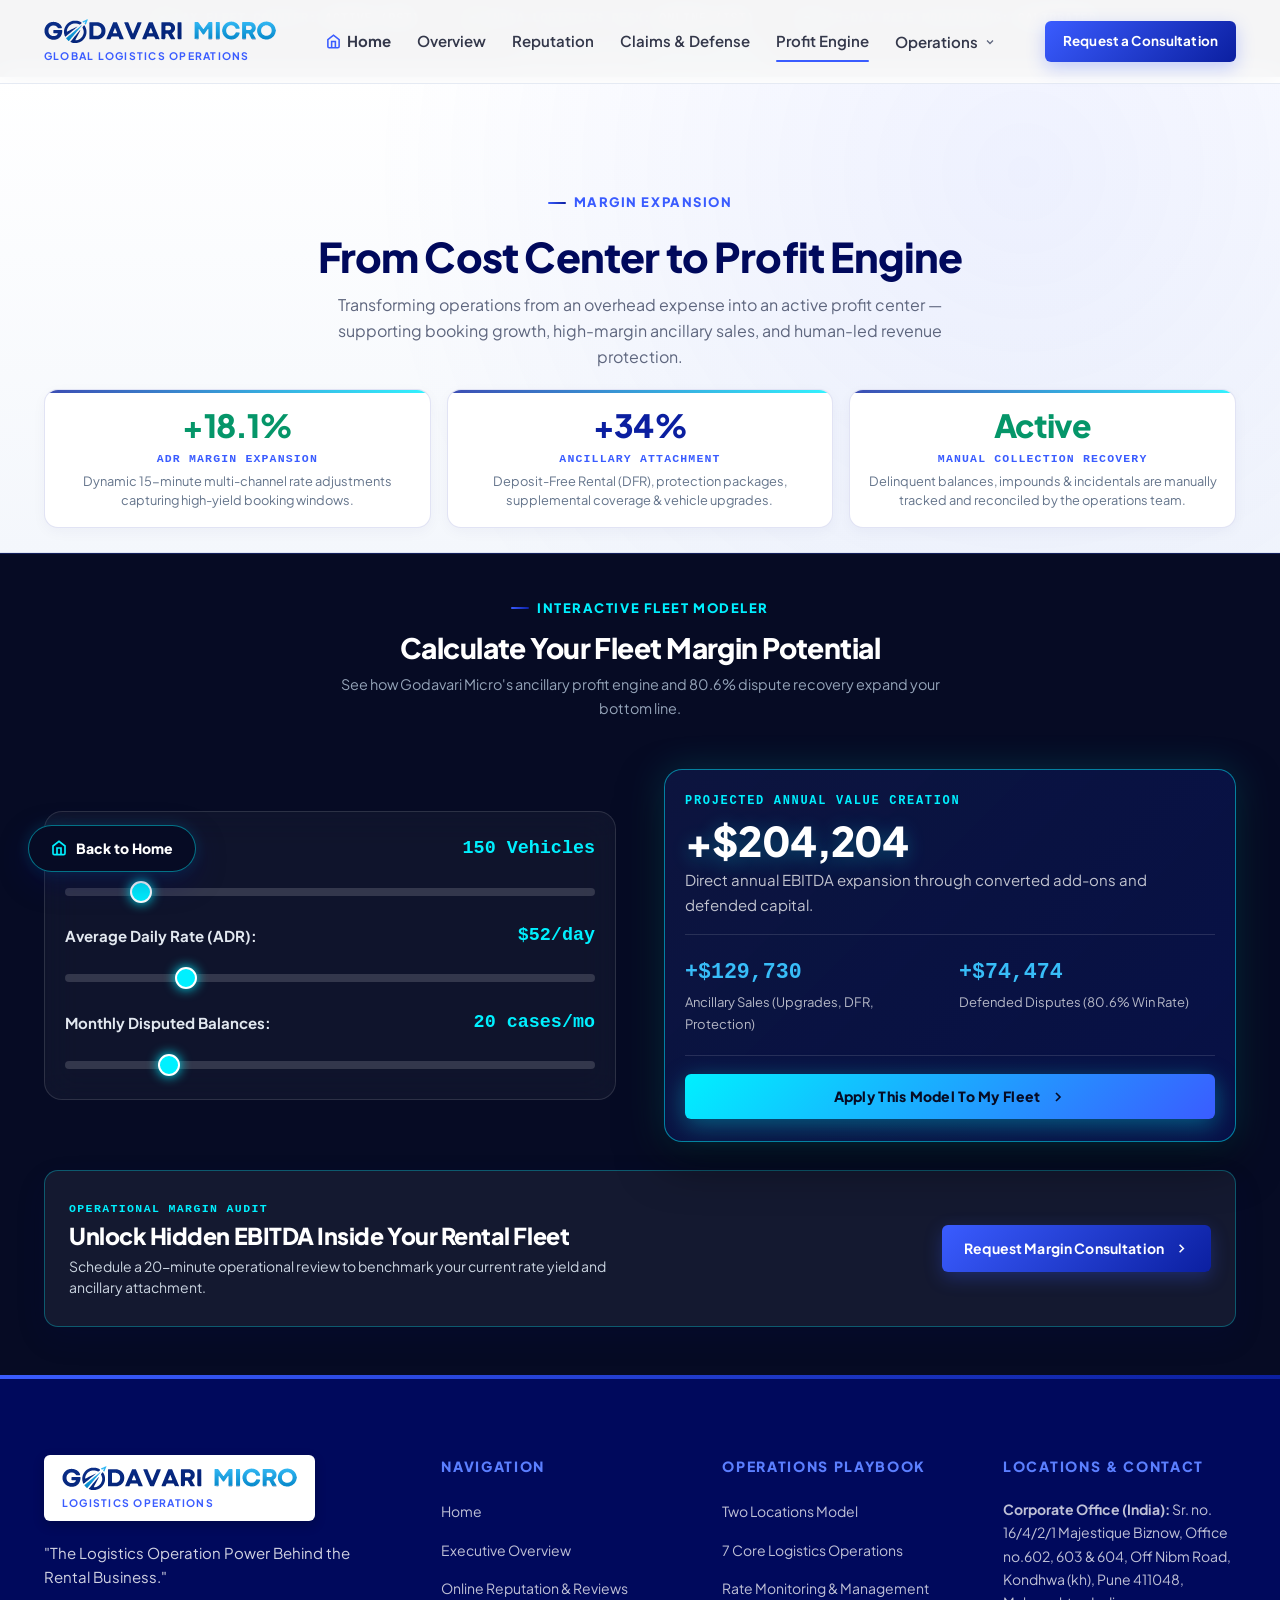
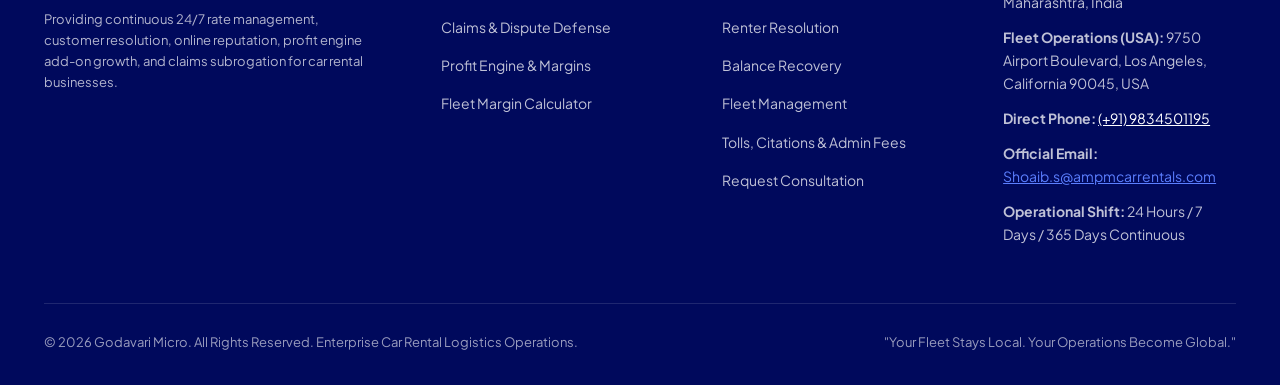
<file: profit-engine.html>
<!DOCTYPE html>
<html lang="en">
<head>
  <meta charset="UTF-8">
  <meta name="viewport" content="width=device-width, initial-scale=1.0">
  <meta http-equiv="X-UA-Compatible" content="ie=edge">
  
  <title>Profit Engine & Margin Expansion &mdash; Godavari Micro</title>
  <meta name="description" content="Driving booking conversion, high-margin ancillary sales, and real-time EBITDA recovery across your car rental fleet.">
  <meta name="keywords" content="Godavari Micro, car rental logistics operation, car rental operations, fleet management support, OTA rate management, car rental claims, chargeback recovery">
  <meta name="author" content="Godavari Micro">
  
  <!-- Open Graph / Meta -->
  <meta property="og:type" content="website">
  <meta property="og:title" content="Godavari Micro — The Logistics Operation Power Behind the Rental Business">
  <meta property="og:description" content="Driving booking conversion, high-margin ancillary sales, and real-time EBITDA recovery across your car rental fleet.">
  <meta property="og:image" content="assets/godavari-micro-logo-gm-monogram.png">
  <meta name="twitter:card" content="summary_large_image">
  <meta name="twitter:title" content="Profit Engine & Margin Expansion — Godavari Micro">
  <meta name="twitter:description" content="Driving booking conversion, high-margin ancillary sales, and real-time EBITDA recovery across your car rental fleet.">
  <meta name="twitter:image" content="assets/godavari-micro-logo-gm-monogram.png">

  <!-- Favicons derived from tightly cropped GM monogram -->
  <link rel="icon" type="image/png" sizes="32x32" href="assets/favicon-32x32.png">
  <link rel="icon" type="image/png" sizes="64x64" href="assets/favicon-64x64.png">
  <link rel="icon" type="image/png" sizes="192x192" href="assets/favicon-192x192.png">
  <link rel="apple-touch-icon" href="assets/favicon-192x192.png">

  <!-- Typography: Plus Jakarta Sans -->
  <link rel="preconnect" href="https://fonts.googleapis.com">
  <link rel="preconnect" href="https://fonts.gstatic.com" crossorigin>
  <link href="https://fonts.googleapis.com/css2?family=Plus+Jakarta+Sans:ital,wght@0,400;0,500;0,600;0,700;0,800;0,900;1,700&display=swap" rel="stylesheet">

  <!-- Stylesheet -->
  <link rel="stylesheet" href="css/styles.css">
</head>
<body>

  <!-- Live Operations Telemetry Status Bar -->
  <div class="telemetry-statusbar">
    <div class="container telemetry-statusbar-inner">
      <div class="telemetry-item">
        <span class="pulse-dot" style="background:#00E676; box-shadow:0 0 8px #00E676;"></span>
        <span class="telemetry-label">LAX FLEET COUNTER:</span>
        <span class="telemetry-value">ACTIVE (PST)</span>
      </div>
      <div class="telemetry-divider"></div>
      <div class="telemetry-item">
        <span class="pulse-dot" style="background:#00E676; box-shadow:0 0 8px #00E676;"></span>
        <span class="telemetry-label">INDIA LOGISTICS DESK:</span>
        <span class="telemetry-value">ONLINE (IST)</span>
      </div>
      <div class="telemetry-divider"></div>
      <div class="telemetry-item">
        <span class="pulse-dot sync"></span>
        <span class="telemetry-label">365-DAY RATE MONITORING:</span>
        <span class="telemetry-value">CALIBRATED</span>
      </div>
      <div class="telemetry-divider"></div>
      <div class="telemetry-item">
        <span class="telemetry-label">DISPUTE DEFENSE:</span>
        <span class="telemetry-value highlight">ACTIVE DEFENSE</span>
      </div>
    </div>
  </div>
  <!-- Site Header / Navigation -->
  <header class="site-header" id="header">
    <div class="container header-container">
      <a href="index.html" class="brand-lockup" aria-label="Godavari Micro Homepage">
        <div class="brand-text-block">
          <picture>
            <source srcset="assets/godavari-micro-wordmark.svg" type="image/svg+xml">
            <img src="assets/godavari-micro-wordmark@2x.png" alt="GODAVARI MICRO" class="nav-brand-wordmark" width="409" height="44">
          </picture>
          <span class="brand-descriptor">Global Logistics Operations</span>
        </div>
      </a>

      <nav class="main-nav" aria-label="Main Navigation">
        <a href="index.html" class="nav-link nav-link-home"><svg width="15" height="15" viewBox="0 0 24 24" fill="none" stroke="currentColor" stroke-width="2.5"><path d="M3 9l9-7 9 7v11a2 2 0 0 1-2 2H5a2 2 0 0 1-2-2z"></path><polyline points="9 22 9 12 15 12 15 22"></polyline></svg> Home</a>
        <a href="overview.html" class="nav-link">Overview</a>
        <a href="reputation.html" class="nav-link">Reputation</a>
        <a href="claims-defense.html" class="nav-link">Claims &amp; Defense</a>
        <a href="profit-engine.html" class="nav-link active">Profit Engine</a>
        
                                      <div class="nav-dropdown">
            <button type="button" class="nav-link nav-dropdown-toggle" aria-expanded="false" aria-haspopup="true">
              <span>Operations</span>
              <svg class="dropdown-chevron" width="12" height="12" viewBox="0 0 24 24" fill="none" stroke="currentColor" stroke-width="2.5">
                <polyline points="6 9 12 15 18 9"></polyline>
              </svg>
            </button>
            <div class="nav-dropdown-menu" role="menu">
              <a href="operations.html" class="dropdown-item" role="menuitem">
                <div class="dropdown-item-icon">
                  <svg width="18" height="18" viewBox="0 0 24 24" fill="none" stroke="currentColor" stroke-width="2.2"><circle cx="12" cy="12" r="10"></circle><line x1="2" y1="12" x2="22" y2="12"></line><path d="M12 2a15.3 15.3 0 0 1 4 10 15.3 15.3 0 0 1-4 10 15.3 15.3 0 0 1-4-10 15.3 15.3 0 0 1 4-10z"></path></svg>
                </div>
                <div class="dropdown-item-text">
                  <span class="dropdown-item-title">Two Locations Model</span>
                  <span class="dropdown-item-desc">India logistics operation + Los Angeles physical counter</span>
                </div>
              </a>
              <a href="blueprints.html" class="dropdown-item" role="menuitem">
                <div class="dropdown-item-icon">
                  <svg width="18" height="18" viewBox="0 0 24 24" fill="none" stroke="currentColor" stroke-width="2.2"><rect x="2" y="7" width="20" height="14" rx="2" ry="2"></rect><path d="M16 21V5a2 2 0 0 0-2-2h-4a2 2 0 0 0-2 2v16"></path></svg>
                </div>
                <div class="dropdown-item-text">
                  <span class="dropdown-item-title">7 Core Logistics Operations</span>
                  <span class="dropdown-item-desc">Dynamic rates, guest resolution &amp; fleet readiness</span>
                </div>
              </a>
              <a href="rate-management.html" class="dropdown-item" role="menuitem">
                <div class="dropdown-item-icon">
                  <svg width="18" height="18" viewBox="0 0 24 24" fill="none" stroke="currentColor" stroke-width="2.2"><polyline points="22 12 18 12 15 21 9 3 6 12 2 12"></polyline></svg>
                </div>
                <div class="dropdown-item-text">
                  <span class="dropdown-item-title">Rate Monitoring & Management</span>
                  <span class="dropdown-item-desc">24/7 competitive shopping, publishing &amp; yield</span>
                </div>
              </a>
              <a href="renter-resolution.html" class="dropdown-item" role="menuitem">
                <div class="dropdown-item-icon">
                  <svg width="18" height="18" viewBox="0 0 24 24" fill="none" stroke="currentColor" stroke-width="2.2"><path d="M22 16.92v3a2 2 0 0 1-2.18 2 19.79 19.79 0 0 1-8.63-3.07 19.5 19.5 0 0 1-6-6 19.79 19.79 0 0 1-3.07-8.67A2 2 0 0 1 4.11 2h3a2 2 0 0 1 2 1.72 12.84 12.84 0 0 0 .7 2.81 2 2 0 0 1-.45 2.11L8.09 9.91a16 16 0 0 0 6 6l1.27-1.27a2 2 0 0 1 2.11-.45 12.84 12.84 0 0 0 2.81.7A2 2 0 0 1 22 16.92z"></path></svg>
                </div>
                <div class="dropdown-item-text">
                  <span class="dropdown-item-title">Renter Resolution</span>
                  <span class="dropdown-item-desc">Instant phone, OTA message &amp; counter escalation</span>
                </div>
              </a>
              <a href="balance-recovery.html" class="dropdown-item" role="menuitem">
                <div class="dropdown-item-icon">
                  <svg width="18" height="18" viewBox="0 0 24 24" fill="none" stroke="currentColor" stroke-width="2.2"><path d="M12 22s8-4 8-10V5l-8-3-8 3v7c0 6 8 10 8 10z"></path></svg>
                </div>
                <div class="dropdown-item-text">
                  <span class="dropdown-item-title">Claims Collection Recovery</span>
                  <span class="dropdown-item-desc">Unpaid rentals, delinquent ledgers &amp; claim recovery</span>
                </div>
              </a>
              <a href="fleet-management.html" class="dropdown-item" role="menuitem">
                <div class="dropdown-item-icon">
                  <svg width="18" height="18" viewBox="0 0 24 24" fill="none" stroke="currentColor" stroke-width="2.2"><circle cx="12" cy="12" r="10"></circle><polyline points="12 6 12 12 14 14"></polyline></svg>
                </div>
                <div class="dropdown-item-text">
                  <span class="dropdown-item-title">Fleet Management</span>
                  <span class="dropdown-item-desc">Availability, parity, turnaround &amp; inventory balance</span>
                </div>
              </a>
              <a href="tolls-citations.html" class="dropdown-item" role="menuitem">
                <div class="dropdown-item-icon">
                  <svg width="18" height="18" viewBox="0 0 24 24" fill="none" stroke="currentColor" stroke-width="2.2"><rect x="1" y="3" width="15" height="13"></rect><polygon points="16 8 20 8 23 11 23 16 16 16 16 8"></polygon><circle cx="5.5" cy="18.5" r="2.5"></circle><circle cx="18.5" cy="18.5" r="2.5"></circle></svg>
                </div>
                <div class="dropdown-item-text">
                  <span class="dropdown-item-title">Tolls, Citations &amp; Admin Fees</span>
                  <span class="dropdown-item-desc">Automated toll tracking, manual citations &amp; fee processing</span>
                </div>
              </a>
            </div>
          </div>

              </nav>

      <div class="header-cta-wrap">
        <a href="index.html#contact" class="btn btn-primary btn-sm header-consult-btn">
          <span class="cta-desktop">Request a Consultation</span>
          <span class="cta-mobile">Consult</span>
        </a>
        <button class="mobile-toggle" aria-label="Open Navigation Menu">
          <svg viewBox="0 0 24 24" fill="none" stroke="currentColor" stroke-width="2.2" stroke-linecap="round">
            <line x1="3" y1="6" x2="21" y2="6"></line>
            <line x1="3" y1="12" x2="21" y2="12"></line>
            <line x1="3" y1="18" x2="21" y2="18"></line>
          </svg>
        </button>
      </div>
    </div>
  </header>
  <!-- Mobile Drawer -->
  <div class="mobile-overlay" aria-hidden="true"></div>
  <aside class="mobile-drawer" id="mobileDrawer" aria-label="Mobile Navigation">
    <div class="drawer-header">
      <a href="index.html" class="drawer-logo" aria-label="Godavari Micro Homepage">
        <picture>
          <source srcset="assets/godavari-micro-wordmark.svg" type="image/svg+xml">
          <img src="assets/godavari-micro-wordmark.png" alt="Godavari Micro" width="168" height="22">
        </picture>
      </a>
      <button class="drawer-close" aria-label="Close Navigation">&times;</button>
    </div>

    <div class="drawer-body">
      <nav class="drawer-nav">
        <a href="index.html" class="drawer-link">Home</a>
        <a href="overview.html" class="drawer-link">Executive Overview</a>
        <a href="reputation.html" class="drawer-link">Online Reputation &amp; Reviews</a>
        <a href="claims-defense.html" class="drawer-link">Claims &amp; Dispute Defense</a>
        <a href="profit-engine.html" class="drawer-link active">Profit Engine &amp; Margins</a>
        <a href="profit-engine.html#roi-calculator" class="drawer-link drawer-link-highlight">
          <svg width="16" height="16" viewBox="0 0 24 24" fill="none" stroke="currentColor" stroke-width="2"><rect x="4" y="2" width="16" height="20" rx="2"></rect><line x1="8" y1="6" x2="16" y2="6"></line><line x1="16" y1="14" x2="16" y2="18"></line><path d="M16 10h.01"></path><path d="M12 10h.01"></path><path d="M8 10h.01"></path><path d="M12 14h.01"></path><path d="M8 14h.01"></path><path d="M12 18h.01"></path><path d="M8 18h.01"></path></svg>
          <span>Fleet Margin Calculator</span>
          <span class="drawer-badge">TOOL</span>
        </a>

                                <div style="margin-top:12px; padding-top:12px; border-top:1px solid #eef2f8;">
          <span style="font-size:0.75rem; font-weight:800; color:var(--color-highlight); text-transform:uppercase; letter-spacing:0.1em; display:block; margin-bottom:8px;">Core Logistics Operations</span>
          <a href="operations.html" class="drawer-link" style="padding-left:10px;">• Two Locations Model</a>
          <a href="blueprints.html" class="drawer-link" style="padding-left:10px;">• 7 Core Logistics Operations</a>
          <a href="rate-management.html" class="drawer-link" style="padding-left:10px;">• Rate Monitoring & Management</a>
          <a href="renter-resolution.html" class="drawer-link" style="padding-left:10px;">• Renter Resolution</a>
          <a href="balance-recovery.html" class="drawer-link" style="padding-left:10px;">• Claims Collection Recovery</a>
          <a href="fleet-management.html" class="drawer-link" style="padding-left:10px;">• Fleet Management</a>
          <a href="tolls-citations.html" class="drawer-link" style="padding-left:10px;">• Tolls, Citations &amp; Admin Fees</a>
        </div>

        <a href="index.html#contact" class="drawer-link" style="color:var(--color-highlight); margin-top:8px;">Contact &amp; Consultation</a>
      </nav>
    </div>

    <div class="drawer-footer">
      <a href="index.html#contact" class="btn btn-primary drawer-cta-btn">Request a Consultation →</a>
      <div class="drawer-contact-info">
        <a href="tel:+919834501195">📞 (+91) 9834501195</a>
        <a href="mailto:Shoaib.s@ampmcarrentals.com">✉️ Shoaib.s@ampmcarrentals.com</a>
      </div>
    </div>
  </aside>

  <main>
    <!-- SCROLL 1: HERO & 3 PROFIT MULTIPLIERS -->
    <section class="subpage-compact-hero" id="profit-engine">
      <div class="container text-center">
        <div class="section-eyebrow center-block">Margin Expansion</div>
        <h1 class="page-hero-title">From Cost Center to Profit Engine</h1>
        <p class="page-hero-subtitle center-block">
          Transforming operations from an overhead expense into an active profit center &mdash; supporting booking growth, high-margin ancillary sales, and human-led revenue protection.
        </p>

        <!-- 3 Profit Multipliers Grid -->
        <div class="subpage-metrics-grid cols-3">
          <div class="subpage-metric-card">
            <div class="subpage-metric-num highlight-green">+<span data-count-target="18.4">18.4</span>%</div>
            <div class="subpage-metric-title">ADR MARGIN EXPANSION</div>
            <p class="subpage-metric-desc">Dynamic 15-minute multi-channel rate adjustments capturing high-yield booking windows.</p>
          </div>

          <div class="subpage-metric-card">
            <div class="subpage-metric-num highlight-cyan">+<span data-count-target="35">35</span>%</div>
            <div class="subpage-metric-title">ANCILLARY ATTACHMENT</div>
            <p class="subpage-metric-desc">Deposit-Free Rental (DFR), protection packages, supplemental coverage &amp; vehicle upgrades.</p>
          </div>

          <div class="subpage-metric-card">
            <div class="subpage-metric-num highlight-green">Active</div>
            <div class="subpage-metric-title">MANUAL COLLECTION RECOVERY</div>
            <p class="subpage-metric-desc">Delinquent balances, impounds &amp; incidentals are manually tracked and reconciled by the operations team.</p>
          </div>
        </div>
      </div>
    </section>

    <!-- SCROLL 2: INTERACTIVE FLEET MARGIN CALCULATOR + NEXT ACTION CTA -->
    <section class="subpage-section-compact" style="background:#060B24; color:#FFFFFF; border-top:1px solid rgba(58,92,255,0.25);" id="roi-calculator">
      <div class="container">
        <div class="text-center" style="margin-bottom: 24px;">
          <div class="section-eyebrow center-block" style="color:#00F0FF; border-color:rgba(0,240,255,0.3);">Interactive Fleet Modeler</div>
          <h2 style="font-size: clamp(1.4rem, 2.2vw, 1.85rem); font-weight: 800; color: #FFFFFF; margin-bottom: 8px;">Calculate Your Fleet Margin Potential</h2>
          <p style="color: #94A3B8; font-size: 0.9rem; max-width: 620px; margin: 0 auto;">See how Godavari Micro's ancillary profit engine and 80.6% dispute recovery expand your bottom line.</p>
        </div>

        <!-- Compact ROI Calculator Grid -->
        <div class="roi-calc-grid" style="margin-bottom:28px;">
          <!-- Left: Inputs & Sliders -->
          <div class="roi-inputs-card" style="padding:22px 20px;">
            <div class="roi-slider-group" style="margin-bottom:18px;">
              <div class="roi-slider-header">
                <span class="roi-slider-label">Fleet Size:</span>
                <span class="roi-slider-val" id="calcFleetVal">150 Vehicles</span>
              </div>
              <input type="range" id="calcFleetSize" class="roi-range-input" min="25" max="1000" step="25" value="150" aria-label="Fleet Size">
            </div>

            <div class="roi-slider-group" style="margin-bottom:18px;">
              <div class="roi-slider-header">
                <span class="roi-slider-label">Average Daily Rate (ADR):</span>
                <span class="roi-slider-val" id="calcAdrVal">$52/day</span>
              </div>
              <input type="range" id="calcAdr" class="roi-range-input" min="25" max="150" step="1" value="52" aria-label="Average Daily Rate">
            </div>

            <div class="roi-slider-group" style="margin-bottom:0;">
              <div class="roi-slider-header">
                <span class="roi-slider-label">Monthly Disputed Balances:</span>
                <span class="roi-slider-val" id="calcDisputesVal">20 cases/mo</span>
              </div>
              <input type="range" id="calcDisputes" class="roi-range-input" min="2" max="100" step="1" value="20" aria-label="Monthly Disputed Balances">
            </div>
          </div>

          <!-- Right: Dynamic Output Display Card -->
          <div class="roi-results-card" style="padding:22px 20px;">
            <div class="roi-headline-tag">PROJECTED ANNUAL VALUE CREATION</div>
            <div class="roi-total-val" id="calcTotalVal" style="font-size:clamp(2rem,3.2vw,2.7rem);">+$194,544</div>
            <div class="roi-total-sub" style="margin-bottom:16px;">Direct annual EBITDA expansion through converted add-ons and defended capital.</div>

            <div class="roi-breakdown-grid" style="margin-bottom:18px;">
              <div>
                <div class="roi-breakdown-item-val" id="calcAncillaryVal">+$120,534</div>
                <div class="roi-breakdown-item-label">Ancillary Sales (Upgrades, DFR, Protection)</div>
              </div>
              <div>
                <div class="roi-breakdown-item-val" id="calcChargebackVal">+$74,010</div>
                <div class="roi-breakdown-item-label">Defended Disputes (80.6% Win Rate)</div>
              </div>
            </div>

            <a href="index.html#contact" id="calcCtaBtn" class="roi-cta-btn" style="padding:11px 18px; font-size:0.875rem;">
              <span>Apply This Model To My Fleet</span>
              <svg width="16" height="16" viewBox="0 0 24 24" fill="none" stroke="currentColor" stroke-width="2.5"><polyline points="9 18 15 12 9 6"></polyline></svg>
            </a>
          </div>
        </div>

        <!-- Compact Bottom CTA Banner -->
        <div class="subpage-compact-cta" style="background:rgba(255,255,255,0.06); border:1px solid rgba(0,240,255,0.3);">
          <div class="subpage-compact-cta-text">
            <div style="font-family: var(--font-mono, monospace); font-size: 0.72rem; font-weight: 800; letter-spacing: 0.12em; color: #00F0FF; text-transform: uppercase; margin-bottom: 4px;">OPERATIONAL MARGIN AUDIT</div>
            <h3>Unlock Hidden EBITDA Inside Your Rental Fleet</h3>
            <p>Schedule a 20-minute operational review to benchmark your current rate yield and ancillary attachment.</p>
          </div>
          <a href="index.html#contact" class="btn btn-primary" style="white-space:nowrap; padding:12px 22px; font-size:0.875rem;">
            <span>Request Margin Consultation</span>
            <svg width="15" height="15" viewBox="0 0 24 24" fill="none" stroke="currentColor" stroke-width="2.5"><polyline points="9 18 15 12 9 6"></polyline></svg>
          </a>
        </div>
      </div>
    </section>
  </main>

  <!-- Site Footer -->
  <footer class="site-footer">
    <div class="container">
      <div class="footer-top-grid">
        <div class="footer-brand-col">
          <div class="footer-logo-badge">
            <div class="brand-text-block">
              <picture>
                <source srcset="assets/godavari-micro-wordmark.svg" type="image/svg+xml">
                <img src="assets/godavari-micro-wordmark@2x.png" alt="GODAVARI MICRO" class="nav-brand-wordmark" width="409" height="44" style="height:26px;">
              </picture>
              <span class="brand-descriptor">Logistics Operations</span>
            </div>
          </div>
          <p class="footer-tagline">"The Logistics Operation Power Behind the Rental Business."</p>
          <p style="font-size: 0.8125rem; color: rgba(255, 255, 255, 0.7); line-height: 1.6;">
            Providing continuous 24/7 rate management, customer resolution, online reputation, profit engine add-on growth, and claims subrogation for car rental businesses.
          </p>
        </div>

        <div>
          <div class="footer-title">Navigation</div>
          <ul class="footer-links">
            <li><a href="index.html" class="footer-link">Home</a></li>
            <li><a href="overview.html" class="footer-link">Executive Overview</a></li>
            <li><a href="reputation.html" class="footer-link">Online Reputation &amp; Reviews</a></li>
            <li><a href="claims-defense.html" class="footer-link">Claims &amp; Dispute Defense</a></li>
            <li><a href="profit-engine.html" class="footer-link">Profit Engine &amp; Margins</a></li>
            <li><a href="profit-engine.html#roi-calculator" class="footer-link">Fleet Margin Calculator</a></li>
          </ul>
        </div>

                                <div>
          <div class="footer-title">Operations Playbook</div>
          <ul class="footer-links">
            <li><a href="operations.html" class="footer-link">Two Locations Model</a></li>
            <li><a href="blueprints.html" class="footer-link">7 Core Logistics Operations</a></li>
            <li><a href="rate-management.html" class="footer-link">Rate Monitoring & Management</a></li>
            <li><a href="renter-resolution.html" class="footer-link">Renter Resolution</a></li>
            <li><a href="balance-recovery.html" class="footer-link">Balance Recovery</a></li>
            <li><a href="fleet-management.html" class="footer-link">Fleet Management</a></li>
            <li><a href="tolls-citations.html" class="footer-link">Tolls, Citations &amp; Admin Fees</a></li>
            <li><a href="index.html#contact" class="footer-link">Request Consultation</a></li>
          </ul>
        </div>

        <div>
          <div class="footer-title">Locations &amp; Contact</div>
          <ul class="footer-links">
            <li class="footer-link"><strong>Corporate Office (India):</strong> Sr. no. 16/4/2/1 Majestique Biznow, Office no.602, 603 &amp; 604, Off Nibm Road, Kondhwa (kh), Pune 411048, Maharashtra, India</li>
            <li class="footer-link"><strong>Fleet Operations (USA):</strong> 9750 Airport Boulevard, Los Angeles, California 90045, USA</li>
            <li class="footer-link"><strong>Direct Phone:</strong> <a href="tel:+919834501195" style="color:var(--color-white); text-decoration:underline;">(+91) 9834501195</a></li>
            <li class="footer-link"><strong>Official Email:</strong><br>
              <a href="mailto:Shoaib.s@ampmcarrentals.com" style="color:var(--color-highlight-hover); text-decoration:underline;">Shoaib.s@ampmcarrentals.com</a>
            </li>
            <li class="footer-link"><strong>Operational Shift:</strong> 24 Hours / 7 Days / 365 Days Continuous</li>
          </ul>
        </div>
      </div>

      <div class="footer-bottom">
        <div>
          &copy; <span id="currentYear">2026</span> Godavari Micro. All Rights Reserved. Enterprise Car Rental Logistics Operations.
        </div>
        <div>
          "Your Fleet Stays Local. Your Operations Become Global."
        </div>
      </div>
    </div>
  </footer>

  <!-- Set Dynamic Year -->
  <script>
    document.getElementById('currentYear').textContent = new Date().getFullYear();
  </script>

  <!-- Main JavaScript Bundle -->
  <script src="js/main.js"></script>

  <!-- Floating Return to Home Button -->
  <a href="index.html" class="floating-back-home" title="Return to Homepage">
    <svg width="16" height="16" viewBox="0 0 24 24" fill="none" stroke="currentColor" stroke-width="2.5"><path d="M3 9l9-7 9 7v11a2 2 0 0 1-2 2H5a2 2 0 0 1-2-2z"></path><polyline points="9 22 9 12 15 12 15 22"></polyline></svg>
    <span>Back to Home</span>
  </a>
</body>
</html>
</file>
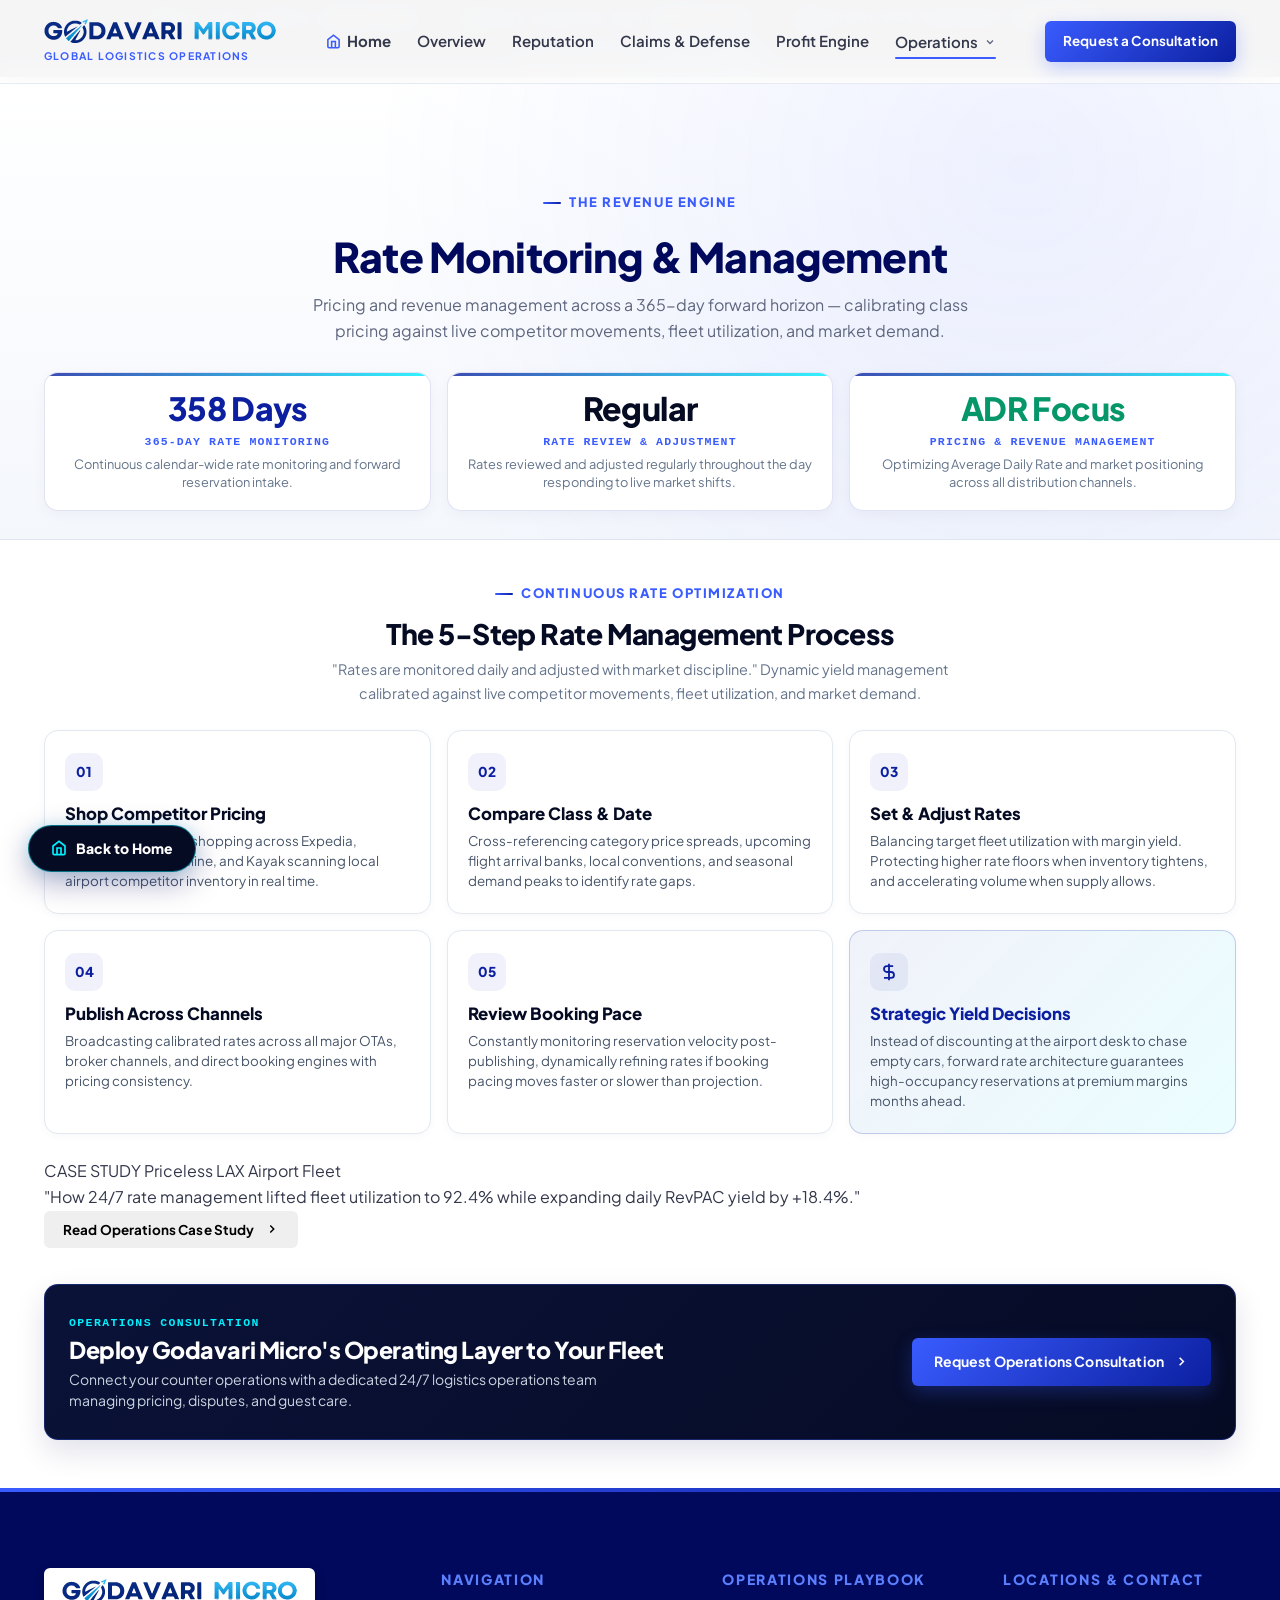
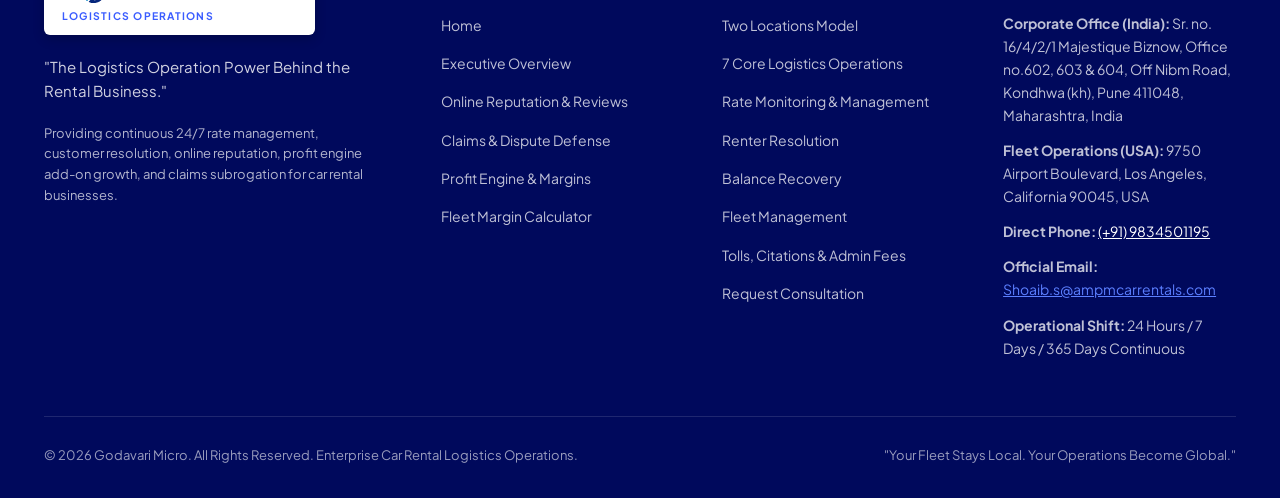
<file: rate-management.html>
<!DOCTYPE html>
<html lang="en">
<head>
  <meta charset="UTF-8">
  <meta name="viewport" content="width=device-width, initial-scale=1.0">
  <meta http-equiv="X-UA-Compatible" content="ie=edge">
  
  <title>Rate Monitoring & Management &mdash; Godavari Micro</title>
  <meta name="description" content="Pricing and revenue management and 365-day rate monitoring & management maximizing RevPAC across Expedia, Booking.com, Priceline, and Kayak.">
  <meta name="keywords" content="Godavari Micro, car rental logistics operation, car rental operations, fleet management support, OTA rate management, car rental claims, chargeback recovery">
  <meta name="author" content="Godavari Micro">
  
  <!-- Open Graph / Meta -->
  <meta property="og:type" content="website">
  <meta property="og:title" content="Rate Monitoring & Management &mdash; Godavari Micro">
  <meta property="og:description" content="Pricing and revenue management and 365-day rate monitoring & management maximizing RevPAC across Expedia, Booking.com, Priceline, and Kayak.">
  <meta property="og:image" content="assets/godavari-micro-logo-gm-monogram.png">
  <meta name="twitter:card" content="summary_large_image">
  <meta name="twitter:title" content="Rate Monitoring & Management — Godavari Micro">
  <meta name="twitter:description" content="Pricing and revenue management and 365-day rate monitoring & management maximizing RevPAC across Expedia, Booking.com, Priceline, and Kayak.">
  <meta name="twitter:image" content="assets/godavari-micro-logo-gm-monogram.png">

  <!-- Favicons -->
  <link rel="icon" type="image/png" sizes="32x32" href="assets/favicon-32x32.png">
  <link rel="icon" type="image/png" sizes="64x64" href="assets/favicon-64x64.png">
  <link rel="icon" type="image/png" sizes="192x192" href="assets/favicon-192x192.png">
  <link rel="apple-touch-icon" href="assets/favicon-192x192.png">

  <!-- Typography: Plus Jakarta Sans -->
  <link rel="preconnect" href="https://fonts.googleapis.com">
  <link rel="preconnect" href="https://fonts.gstatic.com" crossorigin>
  <link href="https://fonts.googleapis.com/css2?family=Plus+Jakarta+Sans:ital,wght@0,400;0,500;0,600;0,700;0,800;0,900;1,700&display=swap" rel="stylesheet">

  <!-- Stylesheet -->
  <link rel="stylesheet" href="css/styles.css">
</head>
<body>

  <!-- Live Operations Telemetry Status Bar -->
  <div class="telemetry-statusbar">
    <div class="container telemetry-statusbar-inner">
      <div class="telemetry-item">
        <span class="pulse-dot" style="background:#00E676; box-shadow:0 0 8px #00E676;"></span>
        <span class="telemetry-label">LAX FLEET COUNTER:</span>
        <span class="telemetry-value">ACTIVE (PST)</span>
      </div>
      <div class="telemetry-divider"></div>
      <div class="telemetry-item">
        <span class="pulse-dot" style="background:#00E676; box-shadow:0 0 8px #00E676;"></span>
        <span class="telemetry-label">INDIA LOGISTICS DESK:</span>
        <span class="telemetry-value">ONLINE (IST)</span>
      </div>
      <div class="telemetry-divider"></div>
      <div class="telemetry-item">
        <span class="pulse-dot sync"></span>
        <span class="telemetry-label">365-DAY RATE MONITORING:</span>
        <span class="telemetry-value">CALIBRATED</span>
      </div>
      <div class="telemetry-divider"></div>
      <div class="telemetry-item">
        <span class="telemetry-label">DISPUTE DEFENSE:</span>
        <span class="telemetry-value highlight">ACTIVE DEFENSE</span>
      </div>
    </div>
  </div>

  <!-- Site Header / Navigation -->
  <header class="site-header" id="header">
    <div class="container header-container">
      <a href="index.html" class="brand-lockup" aria-label="Godavari Micro Homepage">
        <div class="brand-text-block">
          <picture>
            <source srcset="assets/godavari-micro-wordmark.svg" type="image/svg+xml">
            <img src="assets/godavari-micro-wordmark@2x.png" alt="GODAVARI MICRO" class="nav-brand-wordmark" width="409" height="44">
          </picture>
          <span class="brand-descriptor">Global Logistics Operations</span>
        </div>
      </a>

      <nav class="main-nav" aria-label="Main Navigation">
        <a href="index.html" class="nav-link nav-link-home"><svg width="15" height="15" viewBox="0 0 24 24" fill="none" stroke="currentColor" stroke-width="2.5"><path d="M3 9l9-7 9 7v11a2 2 0 0 1-2 2H5a2 2 0 0 1-2-2z"></path><polyline points="9 22 9 12 15 12 15 22"></polyline></svg> Home</a>
        <a href="overview.html" class="nav-link">Overview</a>
        <a href="reputation.html" class="nav-link">Reputation</a>
        <a href="claims-defense.html" class="nav-link">Claims &amp; Defense</a>
        <a href="profit-engine.html" class="nav-link">Profit Engine</a>
        
          <div class="nav-dropdown">
            <button type="button" class="nav-link nav-dropdown-toggle active" aria-expanded="false" aria-haspopup="true">
              <span>Operations</span>
              <svg class="dropdown-chevron" width="12" height="12" viewBox="0 0 24 24" fill="none" stroke="currentColor" stroke-width="2.5">
                <polyline points="6 9 12 15 18 9"></polyline>
              </svg>
            </button>
            <div class="nav-dropdown-menu" role="menu">
              <a href="operations.html" class="dropdown-item" role="menuitem">
                <div class="dropdown-item-icon">
                  <svg width="18" height="18" viewBox="0 0 24 24" fill="none" stroke="currentColor" stroke-width="2.2"><circle cx="12" cy="12" r="10"></circle><line x1="2" y1="12" x2="22" y2="12"></line><path d="M12 2a15.3 15.3 0 0 1 4 10 15.3 15.3 0 0 1-4 10 15.3 15.3 0 0 1-4-10 15.3 15.3 0 0 1 4-10z"></path></svg>
                </div>
                <div class="dropdown-item-text">
                  <span class="dropdown-item-title">Two Locations Model</span>
                  <span class="dropdown-item-desc">India logistics operation + Los Angeles physical counter</span>
                </div>
              </a>
              <a href="blueprints.html" class="dropdown-item" role="menuitem">
                <div class="dropdown-item-icon">
                  <svg width="18" height="18" viewBox="0 0 24 24" fill="none" stroke="currentColor" stroke-width="2.2"><rect x="2" y="7" width="20" height="14" rx="2" ry="2"></rect><path d="M16 21V5a2 2 0 0 0-2-2h-4a2 2 0 0 0-2 2v16"></path></svg>
                </div>
                <div class="dropdown-item-text">
                  <span class="dropdown-item-title">7 Core Logistics Operations</span>
                  <span class="dropdown-item-desc">Dynamic rates, guest resolution &amp; fleet readiness</span>
                </div>
              </a>
              <a href="rate-management.html" class="dropdown-item active" role="menuitem">
                <div class="dropdown-item-icon">
                  <svg width="18" height="18" viewBox="0 0 24 24" fill="none" stroke="currentColor" stroke-width="2.2"><polyline points="22 12 18 12 15 21 9 3 6 12 2 12"></polyline></svg>
                </div>
                <div class="dropdown-item-text">
                  <span class="dropdown-item-title">Rate Monitoring & Management</span>
                  <span class="dropdown-item-desc">24/7 competitive shopping, publishing &amp; yield</span>
                </div>
              </a>
              <a href="renter-resolution.html" class="dropdown-item" role="menuitem">
                <div class="dropdown-item-icon">
                  <svg width="18" height="18" viewBox="0 0 24 24" fill="none" stroke="currentColor" stroke-width="2.2"><path d="M22 16.92v3a2 2 0 0 1-2.18 2 19.79 19.79 0 0 1-8.63-3.07 19.5 19.5 0 0 1-6-6 19.79 19.79 0 0 1-3.07-8.67A2 2 0 0 1 4.11 2h3a2 2 0 0 1 2 1.72 12.84 12.84 0 0 0 .7 2.81 2 2 0 0 1-.45 2.11L8.09 9.91a16 16 0 0 0 6 6l1.27-1.27a2 2 0 0 1 2.11-.45 12.84 12.84 0 0 0 2.81.7A2 2 0 0 1 22 16.92z"></path></svg>
                </div>
                <div class="dropdown-item-text">
                  <span class="dropdown-item-title">Renter Resolution</span>
                  <span class="dropdown-item-desc">Instant phone, OTA message &amp; counter escalation</span>
                </div>
              </a>
              <a href="balance-recovery.html" class="dropdown-item" role="menuitem">
                <div class="dropdown-item-icon">
                  <svg width="18" height="18" viewBox="0 0 24 24" fill="none" stroke="currentColor" stroke-width="2.2"><path d="M12 22s8-4 8-10V5l-8-3-8 3v7c0 6 8 10 8 10z"></path></svg>
                </div>
                <div class="dropdown-item-text">
                  <span class="dropdown-item-title">Claims Collection Recovery</span>
                  <span class="dropdown-item-desc">Unpaid rentals, delinquent ledgers &amp; claim recovery</span>
                </div>
              </a>
              <a href="fleet-management.html" class="dropdown-item" role="menuitem">
                <div class="dropdown-item-icon">
                  <svg width="18" height="18" viewBox="0 0 24 24" fill="none" stroke="currentColor" stroke-width="2.2"><circle cx="12" cy="12" r="10"></circle><polyline points="12 6 12 12 14 14"></polyline></svg>
                </div>
                <div class="dropdown-item-text">
                  <span class="dropdown-item-title">Fleet Management</span>
                  <span class="dropdown-item-desc">Availability, parity, turnaround &amp; inventory balance</span>
                </div>
              </a>
              <a href="tolls-citations.html" class="dropdown-item" role="menuitem">
                <div class="dropdown-item-icon">
                  <svg width="18" height="18" viewBox="0 0 24 24" fill="none" stroke="currentColor" stroke-width="2.2"><rect x="1" y="3" width="15" height="13"></rect><polygon points="16 8 20 8 23 11 23 16 16 16 16 8"></polygon><circle cx="5.5" cy="18.5" r="2.5"></circle><circle cx="18.5" cy="18.5" r="2.5"></circle></svg>
                </div>
                <div class="dropdown-item-text">
                  <span class="dropdown-item-title">Tolls, Citations &amp; Admin Fees</span>
                  <span class="dropdown-item-desc">Automated toll tracking, manual citations &amp; fee processing</span>
                </div>
              </a>
            </div>
          </div>
      </nav>

      <div class="header-cta-wrap">
        <a href="index.html#contact" class="btn btn-primary btn-sm header-consult-btn">
          <span class="cta-desktop">Request a Consultation</span>
          <span class="cta-mobile">Consult</span>
        </a>
        <button class="mobile-toggle" aria-label="Open Navigation Menu">
          <svg viewBox="0 0 24 24" fill="none" stroke="currentColor" stroke-width="2.2" stroke-linecap="round">
            <line x1="3" y1="6" x2="21" y2="6"></line>
            <line x1="3" y1="12" x2="21" y2="12"></line>
            <line x1="3" y1="18" x2="21" y2="18"></line>
          </svg>
        </button>
      </div>
    </div>
  </header>

  <!-- Mobile Drawer -->
  <div class="mobile-overlay" aria-hidden="true"></div>
  <aside class="mobile-drawer" id="mobileDrawer" aria-label="Mobile Navigation">
    <div class="drawer-header">
      <a href="index.html" class="drawer-logo" aria-label="Godavari Micro Homepage">
        <picture>
          <source srcset="assets/godavari-micro-wordmark.svg" type="image/svg+xml">
          <img src="assets/godavari-micro-wordmark.png" alt="Godavari Micro" width="168" height="22">
        </picture>
      </a>
      <button class="drawer-close" aria-label="Close Navigation">&times;</button>
    </div>

    <div class="drawer-body">
      <nav class="drawer-nav">
        <a href="index.html" class="drawer-link">Home</a>
        <a href="overview.html" class="drawer-link">Executive Overview</a>
        <a href="reputation.html" class="drawer-link">Online Reputation &amp; Reviews</a>
        <a href="claims-defense.html" class="drawer-link">Claims &amp; Dispute Defense</a>
        <a href="profit-engine.html" class="drawer-link">Profit Engine &amp; Margins</a>
        <a href="profit-engine.html#roi-calculator" class="drawer-link drawer-link-highlight">
          <svg width="16" height="16" viewBox="0 0 24 24" fill="none" stroke="currentColor" stroke-width="2"><rect x="4" y="2" width="16" height="20" rx="2"></rect><line x1="8" y1="6" x2="16" y2="6"></line><line x1="16" y1="14" x2="16" y2="18"></line><path d="M16 10h.01"></path><path d="M12 10h.01"></path><path d="M8 10h.01"></path><path d="M12 14h.01"></path><path d="M8 14h.01"></path><path d="M12 18h.01"></path><path d="M8 18h.01"></path></svg>
          <span>Fleet Margin Calculator</span>
          <span class="drawer-badge">TOOL</span>
        </a>

        <div style="margin-top:12px; padding-top:12px; border-top:1px solid #eef2f8;">
          <span style="font-size:0.75rem; font-weight:800; color:var(--color-highlight); text-transform:uppercase; letter-spacing:0.1em; display:block; margin-bottom:8px;">Core Logistics Operations</span>
          <a href="operations.html" class="drawer-link" style="padding-left:10px;">• Two Locations Model</a>
          <a href="blueprints.html" class="drawer-link" style="padding-left:10px;">• 7 Core Logistics Operations</a>
          <a href="rate-management.html" class="drawer-link active" style="padding-left:10px;">• Rate Monitoring & Management</a>
          <a href="renter-resolution.html" class="drawer-link" style="padding-left:10px;">• Renter Resolution</a>
          <a href="balance-recovery.html" class="drawer-link" style="padding-left:10px;">• Claims Collection Recovery</a>
          <a href="fleet-management.html" class="drawer-link" style="padding-left:10px;">• Fleet Management</a>
          <a href="tolls-citations.html" class="drawer-link" style="padding-left:10px;">• Tolls, Citations &amp; Admin Fees</a>
        </div>

        <a href="index.html#contact" class="drawer-link" style="color:var(--color-highlight); margin-top:8px;">Contact &amp; Consultation</a>
      </nav>
    </div>

    <div class="drawer-footer">
      <a href="index.html#contact" class="btn btn-primary drawer-cta-btn">Request a Consultation →</a>
      <div class="drawer-contact-info">
        <a href="tel:+919834501195">📞 (+91) 9834501195</a>
        <a href="mailto:Shoaib.s@ampmcarrentals.com">✉️ Shoaib.s@ampmcarrentals.com</a>
      </div>
    </div>
  </aside>

  <main>
    <!-- SCROLL 1: HERO & 3 PERFORMANCE METRICS -->
    <section class="subpage-compact-hero" style="padding-bottom: 28px;">
      <div class="container text-center">
        <div class="section-eyebrow center-block">The Revenue Engine</div>
        <h1 class="page-hero-title">Rate Monitoring & Management</h1>
        <p class="page-hero-subtitle center-block" style="margin-bottom: 28px;">
          Pricing and revenue management across a 365-day forward horizon &mdash; calibrating class pricing against live competitor movements, fleet utilization, and market demand.
        </p>

                <div class="subpage-metrics-grid cols-3">
          <div class="subpage-metric-card">
            <div class="subpage-metric-num highlight-cyan"><span data-count-target="365">365</span> Days</div>
            <div class="subpage-metric-title">365-DAY RATE MONITORING</div>
            <p class="subpage-metric-desc">Continuous calendar-wide rate monitoring and forward reservation intake.</p>
          </div>
          <div class="subpage-metric-card">
            <div class="subpage-metric-num">Regular</div>
            <div class="subpage-metric-title">RATE REVIEW & ADJUSTMENT</div>
            <p class="subpage-metric-desc">Rates reviewed and adjusted regularly throughout the day responding to live market shifts.</p>
          </div>
          <div class="subpage-metric-card">
            <div class="subpage-metric-num highlight-green">ADR Focus</div>
            <div class="subpage-metric-title">PRICING & REVENUE MANAGEMENT</div>
            <p class="subpage-metric-desc">Optimizing Average Daily Rate and market positioning across all distribution channels.</p>
          </div>
        </div>
      </div>
    </section>

    <!-- SCROLL 2: CORE CONTENT & BOTTOM CTA -->
    <section class="subpage-section-compact">
      <div class="container">
                <div class="text-center" style="margin-bottom: 24px;">
          <div class="section-eyebrow center-block">Continuous Rate Optimization</div>
          <h2 style="font-size: clamp(1.4rem, 2.2vw, 1.85rem); font-weight: 800; color: #060B24; margin-bottom: 8px;">The 5-Step Rate Management Process</h2>
          <p style="color: #64748B; font-size: 0.9rem; max-width: 660px; margin: 0 auto;">"Rates are monitored daily and adjusted with market discipline." Dynamic yield management calibrated against live competitor movements, fleet utilization, and market demand.</p>
        </div>

        <div class="subpage-cards-grid cols-3" style="margin-bottom: 24px;">
          <div class="subpage-feature-card">
            <div class="subpage-card-icon"><span style="font-weight:900; font-size:0.85rem; color:#0B1FA0;">01</span></div>
            <div class="subpage-card-title">Shop Competitor Pricing</div>
            <p class="subpage-card-text">Manual and live rate shopping across Expedia, Booking.com, Priceline, and Kayak scanning local airport competitor inventory in real time.</p>
          </div>
          <div class="subpage-feature-card">
            <div class="subpage-card-icon"><span style="font-weight:900; font-size:0.85rem; color:#0B1FA0;">02</span></div>
            <div class="subpage-card-title">Compare Class &amp; Date</div>
            <p class="subpage-card-text">Cross-referencing category price spreads, upcoming flight arrival banks, local conventions, and seasonal demand peaks to identify rate gaps.</p>
          </div>
          <div class="subpage-feature-card">
            <div class="subpage-card-icon"><span style="font-weight:900; font-size:0.85rem; color:#0B1FA0;">03</span></div>
            <div class="subpage-card-title">Set &amp; Adjust Rates</div>
            <p class="subpage-card-text">Balancing target fleet utilization with margin yield. Protecting higher rate floors when inventory tightens, and accelerating volume when supply allows.</p>
          </div>
          <div class="subpage-feature-card">
            <div class="subpage-card-icon"><span style="font-weight:900; font-size:0.85rem; color:#0B1FA0;">04</span></div>
            <div class="subpage-card-title">Publish Across Channels</div>
            <p class="subpage-card-text">Broadcasting calibrated rates across all major OTAs, broker channels, and direct booking engines with pricing consistency.</p>
          </div>
          <div class="subpage-feature-card">
            <div class="subpage-card-icon"><span style="font-weight:900; font-size:0.85rem; color:#0B1FA0;">05</span></div>
            <div class="subpage-card-title">Review Booking Pace</div>
            <p class="subpage-card-text">Constantly monitoring reservation velocity post-publishing, dynamically refining rates if booking pacing moves faster or slower than projection.</p>
          </div>
          <div class="subpage-feature-card" style="background: linear-gradient(135deg, rgba(11,31,160,0.06), rgba(0,240,255,0.08)); border-color: rgba(11,31,160,0.2);">
            <div class="subpage-card-icon">
              <svg width="20" height="20" viewBox="0 0 24 24" fill="none" stroke="#0B1FA0" stroke-width="2.2"><path d="M12 2v20M17 5H9.5a3.5 3.5 0 0 0 0 7h5a3.5 3.5 0 0 1 0 7H6"></path></svg>
            </div>
            <div class="subpage-card-title" style="color:#0B1FA0;">Strategic Yield Decisions</div>
            <p class="subpage-card-text">Instead of discounting at the airport desk to chase empty cars, forward rate architecture guarantees high-occupancy reservations at premium margins months ahead.</p>
          </div>
        </div>

        <!-- Case Study Trigger Card -->
        <div class="subpage-case-study-trigger">
          <div class="trigger-meta">
            <span class="trigger-badge">CASE STUDY</span>
            <span class="trigger-client">Priceless LAX Airport Fleet</span>
          </div>
          <div class="trigger-headline">
            "How 24/7 rate management lifted fleet utilization to 92.4% while expanding daily RevPAC yield by +18.4%."
          </div>
          <button type="button" class="btn btn-sm btn-outline open-case-study-btn" data-client="priceless">
            <span>Read Operations Case Study</span>
            <svg width="14" height="14" viewBox="0 0 24 24" fill="none" stroke="currentColor" stroke-width="2.5"><polyline points="9 18 15 12 9 6"></polyline></svg>
          </button>
        </div>

        <!-- Compact Bottom CTA Banner -->
        <div class="subpage-compact-cta" style="margin-top: 36px;">
          <div class="subpage-compact-cta-text">
            <div style="font-family: var(--font-mono, monospace); font-size: 0.72rem; font-weight: 800; letter-spacing: 0.12em; color: #00F0FF; text-transform: uppercase; margin-bottom: 4px;">OPERATIONS CONSULTATION</div>
            <h3>Deploy Godavari Micro's Operating Layer to Your Fleet</h3>
            <p>Connect your counter operations with a dedicated 24/7 logistics operations team managing pricing, disputes, and guest care.</p>
          </div>
          <a href="index.html#contact" class="btn btn-primary" style="white-space:nowrap; padding:12px 22px; font-size:0.875rem;">
            <span>Request Operations Consultation</span>
            <svg width="15" height="15" viewBox="0 0 24 24" fill="none" stroke="currentColor" stroke-width="2.5"><polyline points="9 18 15 12 9 6"></polyline></svg>
          </a>
        </div>
      </div>
    </section>
  </main>

  <!-- Client Operational Case Study Modal (% Metrics Only) -->
  <div class="case-study-modal-overlay" id="caseStudyModalOverlay" role="dialog" aria-modal="true" aria-labelledby="caseStudyModalTitle" aria-hidden="true">
    <div class="case-study-modal" id="caseStudyModal">
      <!-- Modal Top Bar (Integrated Sticky Header) -->
      <div class="case-study-modal-top">
        <div class="case-study-modal-title-row">
          <div class="case-study-eyebrow-row">
            <span class="case-study-tag">OPERATIONAL CASE STUDY // PERFORMANCE OVERVIEW</span>
            <span class="case-study-verified-badge">
              <svg width="12" height="12" viewBox="0 0 24 24" fill="none" stroke="currentColor" stroke-width="2.5"><polyline points="20 6 9 17 4 12"></polyline></svg>
              Operations Case Study
            </span>
          </div>
          <button class="case-study-modal-close" id="caseStudyModalClose" aria-label="Close Case Study">&times;</button>
        </div>

        <!-- Quick Operator Tabs Integrated in Top Bar -->
        <div class="case-study-tabs-nav" role="tablist">
          <button class="case-study-tab-btn active" data-target-client="priceless" role="tab" aria-selected="true">
            <span class="tab-indicator-dot" style="background:#60A5FA;"></span>
            <span>Priceless Car Rental</span>
          </button>
          <button class="case-study-tab-btn" data-target-client="nextcar" role="tab" aria-selected="false">
            <span class="tab-indicator-dot" style="background:#34D399;"></span>
            <span>NextCar Rental</span>
          </button>
          <button class="case-study-tab-btn" data-target-client="ampm" role="tab" aria-selected="false">
            <span class="tab-indicator-dot" style="background:#F87171;"></span>
            <span>AMPM Car Rentals</span>
          </button>
        </div>
      </div>

      <!-- Dynamic Content Body -->
      <div class="case-study-modal-body" id="caseStudyModalContent">
        <!-- Injected dynamically via JS -->
      </div>
    </div>
  </div>

  <!-- Site Footer -->
  <footer class="site-footer">
    <div class="container">
      <div class="footer-top-grid">
        <div class="footer-brand-col">
          <div class="footer-logo-badge">
            <div class="brand-text-block">
              <picture>
                <source srcset="assets/godavari-micro-wordmark.svg" type="image/svg+xml">
                <img src="assets/godavari-micro-wordmark@2x.png" alt="GODAVARI MICRO" class="nav-brand-wordmark" width="409" height="44" style="height:26px;">
              </picture>
              <span class="brand-descriptor">Logistics Operations</span>
            </div>
          </div>
          <p class="footer-tagline">"The Logistics Operation Power Behind the Rental Business."</p>
          <p style="font-size: 0.8125rem; color: rgba(255, 255, 255, 0.7); line-height: 1.6;">
            Providing continuous 24/7 rate management, customer resolution, online reputation, profit engine add-on growth, and claims subrogation for car rental businesses.
          </p>
        </div>

        <div>
          <div class="footer-title">Navigation</div>
          <ul class="footer-links">
            <li><a href="index.html" class="footer-link">Home</a></li>
            <li><a href="overview.html" class="footer-link">Executive Overview</a></li>
            <li><a href="reputation.html" class="footer-link">Online Reputation &amp; Reviews</a></li>
            <li><a href="claims-defense.html" class="footer-link">Claims &amp; Dispute Defense</a></li>
            <li><a href="profit-engine.html" class="footer-link">Profit Engine &amp; Margins</a></li>
            <li><a href="profit-engine.html#roi-calculator" class="footer-link">Fleet Margin Calculator</a></li>
          </ul>
        </div>

        <div>
          <div class="footer-title">Operations Playbook</div>
          <ul class="footer-links">
            <li><a href="operations.html" class="footer-link">Two Locations Model</a></li>
            <li><a href="blueprints.html" class="footer-link">7 Core Logistics Operations</a></li>
            <li><a href="rate-management.html" class="footer-link">Rate Monitoring & Management</a></li>
            <li><a href="renter-resolution.html" class="footer-link">Renter Resolution</a></li>
            <li><a href="balance-recovery.html" class="footer-link">Balance Recovery</a></li>
            <li><a href="fleet-management.html" class="footer-link">Fleet Management</a></li>
            <li><a href="tolls-citations.html" class="footer-link">Tolls, Citations &amp; Admin Fees</a></li>
            <li><a href="index.html#contact" class="footer-link">Request Consultation</a></li>
          </ul>
        </div>

        <div>
          <div class="footer-title">Locations &amp; Contact</div>
          <ul class="footer-links">
            <li class="footer-link"><strong>Corporate Office (India):</strong> Sr. no. 16/4/2/1 Majestique Biznow, Office no.602, 603 &amp; 604, Off Nibm Road, Kondhwa (kh), Pune 411048, Maharashtra, India</li>
            <li class="footer-link"><strong>Fleet Operations (USA):</strong> 9750 Airport Boulevard, Los Angeles, California 90045, USA</li>
            <li class="footer-link"><strong>Direct Phone:</strong> <a href="tel:+919834501195" style="color:var(--color-white); text-decoration:underline;">(+91) 9834501195</a></li>
            <li class="footer-link"><strong>Official Email:</strong><br>
              <a href="mailto:Shoaib.s@ampmcarrentals.com" style="color:var(--color-highlight-hover); text-decoration:underline;">Shoaib.s@ampmcarrentals.com</a>
            </li>
            <li class="footer-link"><strong>Operational Shift:</strong> 24 Hours / 7 Days / 365 Days Continuous</li>
          </ul>
        </div>
      </div>

      <div class="footer-bottom">
        <div>
          &copy; <span id="currentYear">2026</span> Godavari Micro. All Rights Reserved. Enterprise Car Rental Logistics Operations.
        </div>
        <div>
          "Your Fleet Stays Local. Your Operations Become Global."
        </div>
      </div>
    </div>
  </footer>

  <!-- Set Dynamic Year -->
  <script>
    document.getElementById('currentYear').textContent = new Date().getFullYear();
  </script>

  <!-- Main JavaScript Bundle -->
  <script src="js/main.js"></script>

  <!-- Floating Return to Home Button -->
  <a href="index.html" class="floating-back-home" title="Return to Homepage">
    <svg width="16" height="16" viewBox="0 0 24 24" fill="none" stroke="currentColor" stroke-width="2.5"><path d="M3 9l9-7 9 7v11a2 2 0 0 1-2 2H5a2 2 0 0 1-2-2z"></path><polyline points="9 22 9 12 15 12 15 22"></polyline></svg>
    <span>Back to Home</span>
  </a>
</body>
</html>
</file>
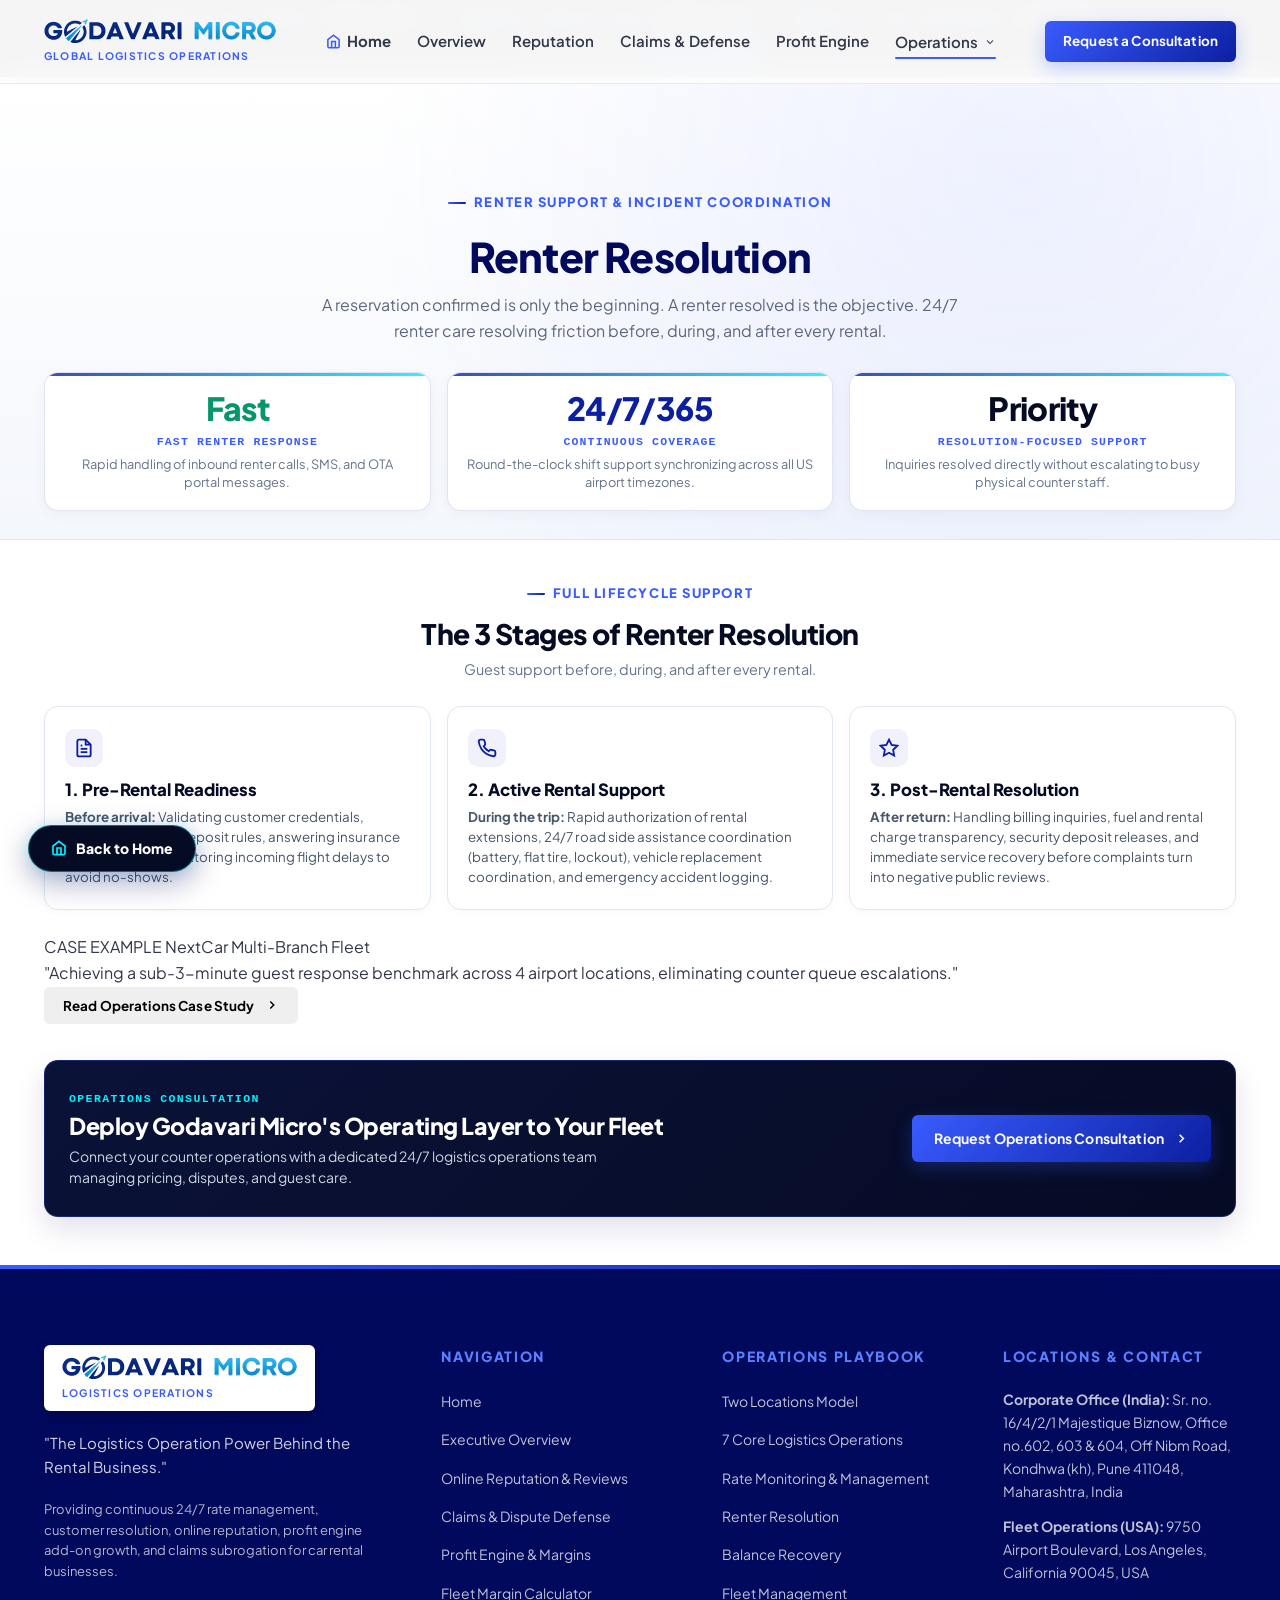
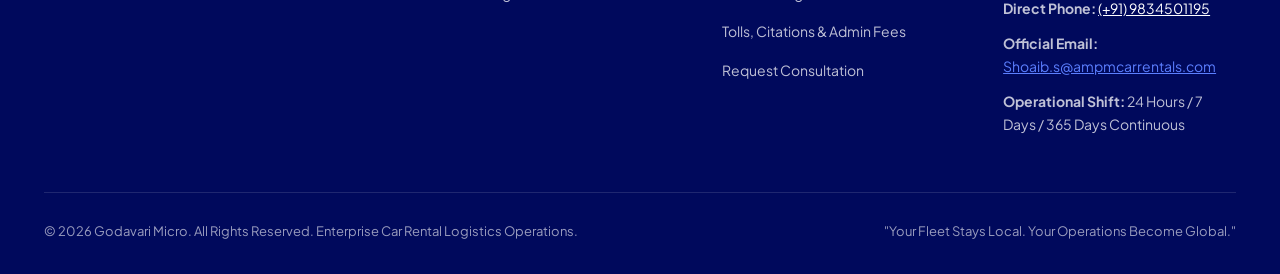
<file: renter-resolution.html>
<!DOCTYPE html>
<html lang="en">
<head>
  <meta charset="UTF-8">
  <meta name="viewport" content="width=device-width, initial-scale=1.0">
  <meta http-equiv="X-UA-Compatible" content="ie=edge">
  
  <title>Renter Resolution &mdash; Godavari Micro</title>
  <meta name="description" content="Round-the-clock telephone, SMS, OTA messaging, and counter escalation resolution under a strict 3-minute SLA.">
  <meta name="keywords" content="Godavari Micro, car rental logistics operation, car rental operations, fleet management support, OTA rate management, car rental claims, chargeback recovery">
  <meta name="author" content="Godavari Micro">
  
  <!-- Open Graph / Meta -->
  <meta property="og:type" content="website">
  <meta property="og:title" content="Renter Resolution &mdash; Godavari Micro">
  <meta property="og:description" content="Round-the-clock telephone, SMS, OTA messaging, and counter escalation resolution under a strict 3-minute SLA.">
  <meta property="og:image" content="assets/godavari-micro-logo-gm-monogram.png">
  <meta name="twitter:card" content="summary_large_image">
  <meta name="twitter:title" content="Renter Resolution — Godavari Micro">
  <meta name="twitter:description" content="Round-the-clock telephone, SMS, OTA messaging, and counter escalation resolution under a strict 3-minute SLA.">
  <meta name="twitter:image" content="assets/godavari-micro-logo-gm-monogram.png">

  <!-- Favicons -->
  <link rel="icon" type="image/png" sizes="32x32" href="assets/favicon-32x32.png">
  <link rel="icon" type="image/png" sizes="64x64" href="assets/favicon-64x64.png">
  <link rel="icon" type="image/png" sizes="192x192" href="assets/favicon-192x192.png">
  <link rel="apple-touch-icon" href="assets/favicon-192x192.png">

  <!-- Typography: Plus Jakarta Sans -->
  <link rel="preconnect" href="https://fonts.googleapis.com">
  <link rel="preconnect" href="https://fonts.gstatic.com" crossorigin>
  <link href="https://fonts.googleapis.com/css2?family=Plus+Jakarta+Sans:ital,wght@0,400;0,500;0,600;0,700;0,800;0,900;1,700&display=swap" rel="stylesheet">

  <!-- Stylesheet -->
  <link rel="stylesheet" href="css/styles.css">
</head>
<body>

  <!-- Live Operations Telemetry Status Bar -->
  <div class="telemetry-statusbar">
    <div class="container telemetry-statusbar-inner">
      <div class="telemetry-item">
        <span class="pulse-dot" style="background:#00E676; box-shadow:0 0 8px #00E676;"></span>
        <span class="telemetry-label">LAX FLEET COUNTER:</span>
        <span class="telemetry-value">ACTIVE (PST)</span>
      </div>
      <div class="telemetry-divider"></div>
      <div class="telemetry-item">
        <span class="pulse-dot" style="background:#00E676; box-shadow:0 0 8px #00E676;"></span>
        <span class="telemetry-label">INDIA LOGISTICS DESK:</span>
        <span class="telemetry-value">ONLINE (IST)</span>
      </div>
      <div class="telemetry-divider"></div>
      <div class="telemetry-item">
        <span class="pulse-dot sync"></span>
        <span class="telemetry-label">365-DAY RATE MONITORING:</span>
        <span class="telemetry-value">CALIBRATED</span>
      </div>
      <div class="telemetry-divider"></div>
      <div class="telemetry-item">
        <span class="telemetry-label">DISPUTE DEFENSE:</span>
        <span class="telemetry-value highlight">ACTIVE DEFENSE</span>
      </div>
    </div>
  </div>

  <!-- Site Header / Navigation -->
  <header class="site-header" id="header">
    <div class="container header-container">
      <a href="index.html" class="brand-lockup" aria-label="Godavari Micro Homepage">
        <div class="brand-text-block">
          <picture>
            <source srcset="assets/godavari-micro-wordmark.svg" type="image/svg+xml">
            <img src="assets/godavari-micro-wordmark@2x.png" alt="GODAVARI MICRO" class="nav-brand-wordmark" width="409" height="44">
          </picture>
          <span class="brand-descriptor">Global Logistics Operations</span>
        </div>
      </a>

      <nav class="main-nav" aria-label="Main Navigation">
        <a href="index.html" class="nav-link nav-link-home"><svg width="15" height="15" viewBox="0 0 24 24" fill="none" stroke="currentColor" stroke-width="2.5"><path d="M3 9l9-7 9 7v11a2 2 0 0 1-2 2H5a2 2 0 0 1-2-2z"></path><polyline points="9 22 9 12 15 12 15 22"></polyline></svg> Home</a>
        <a href="overview.html" class="nav-link">Overview</a>
        <a href="reputation.html" class="nav-link">Reputation</a>
        <a href="claims-defense.html" class="nav-link">Claims &amp; Defense</a>
        <a href="profit-engine.html" class="nav-link">Profit Engine</a>
        
          <div class="nav-dropdown">
            <button type="button" class="nav-link nav-dropdown-toggle active" aria-expanded="false" aria-haspopup="true">
              <span>Operations</span>
              <svg class="dropdown-chevron" width="12" height="12" viewBox="0 0 24 24" fill="none" stroke="currentColor" stroke-width="2.5">
                <polyline points="6 9 12 15 18 9"></polyline>
              </svg>
            </button>
            <div class="nav-dropdown-menu" role="menu">
              <a href="operations.html" class="dropdown-item" role="menuitem">
                <div class="dropdown-item-icon">
                  <svg width="18" height="18" viewBox="0 0 24 24" fill="none" stroke="currentColor" stroke-width="2.2"><circle cx="12" cy="12" r="10"></circle><line x1="2" y1="12" x2="22" y2="12"></line><path d="M12 2a15.3 15.3 0 0 1 4 10 15.3 15.3 0 0 1-4 10 15.3 15.3 0 0 1-4-10 15.3 15.3 0 0 1 4-10z"></path></svg>
                </div>
                <div class="dropdown-item-text">
                  <span class="dropdown-item-title">Two Locations Model</span>
                  <span class="dropdown-item-desc">India logistics operation + Los Angeles physical counter</span>
                </div>
              </a>
              <a href="blueprints.html" class="dropdown-item" role="menuitem">
                <div class="dropdown-item-icon">
                  <svg width="18" height="18" viewBox="0 0 24 24" fill="none" stroke="currentColor" stroke-width="2.2"><rect x="2" y="7" width="20" height="14" rx="2" ry="2"></rect><path d="M16 21V5a2 2 0 0 0-2-2h-4a2 2 0 0 0-2 2v16"></path></svg>
                </div>
                <div class="dropdown-item-text">
                  <span class="dropdown-item-title">7 Core Logistics Operations</span>
                  <span class="dropdown-item-desc">Dynamic rates, guest resolution &amp; fleet readiness</span>
                </div>
              </a>
              <a href="rate-management.html" class="dropdown-item" role="menuitem">
                <div class="dropdown-item-icon">
                  <svg width="18" height="18" viewBox="0 0 24 24" fill="none" stroke="currentColor" stroke-width="2.2"><polyline points="22 12 18 12 15 21 9 3 6 12 2 12"></polyline></svg>
                </div>
                <div class="dropdown-item-text">
                  <span class="dropdown-item-title">Rate Monitoring & Management</span>
                  <span class="dropdown-item-desc">24/7 competitive shopping, publishing &amp; yield</span>
                </div>
              </a>
              <a href="renter-resolution.html" class="dropdown-item active" role="menuitem">
                <div class="dropdown-item-icon">
                  <svg width="18" height="18" viewBox="0 0 24 24" fill="none" stroke="currentColor" stroke-width="2.2"><path d="M22 16.92v3a2 2 0 0 1-2.18 2 19.79 19.79 0 0 1-8.63-3.07 19.5 19.5 0 0 1-6-6 19.79 19.79 0 0 1-3.07-8.67A2 2 0 0 1 4.11 2h3a2 2 0 0 1 2 1.72 12.84 12.84 0 0 0 .7 2.81 2 2 0 0 1-.45 2.11L8.09 9.91a16 16 0 0 0 6 6l1.27-1.27a2 2 0 0 1 2.11-.45 12.84 12.84 0 0 0 2.81.7A2 2 0 0 1 22 16.92z"></path></svg>
                </div>
                <div class="dropdown-item-text">
                  <span class="dropdown-item-title">Renter Resolution</span>
                  <span class="dropdown-item-desc">Instant phone, OTA message &amp; counter escalation</span>
                </div>
              </a>
              <a href="balance-recovery.html" class="dropdown-item" role="menuitem">
                <div class="dropdown-item-icon">
                  <svg width="18" height="18" viewBox="0 0 24 24" fill="none" stroke="currentColor" stroke-width="2.2"><path d="M12 22s8-4 8-10V5l-8-3-8 3v7c0 6 8 10 8 10z"></path></svg>
                </div>
                <div class="dropdown-item-text">
                  <span class="dropdown-item-title">Claims Collection Recovery</span>
                  <span class="dropdown-item-desc">Unpaid rentals, delinquent ledgers &amp; claim recovery</span>
                </div>
              </a>
              <a href="fleet-management.html" class="dropdown-item" role="menuitem">
                <div class="dropdown-item-icon">
                  <svg width="18" height="18" viewBox="0 0 24 24" fill="none" stroke="currentColor" stroke-width="2.2"><circle cx="12" cy="12" r="10"></circle><polyline points="12 6 12 12 14 14"></polyline></svg>
                </div>
                <div class="dropdown-item-text">
                  <span class="dropdown-item-title">Fleet Management</span>
                  <span class="dropdown-item-desc">Availability, parity, turnaround &amp; inventory balance</span>
                </div>
              </a>
              <a href="tolls-citations.html" class="dropdown-item" role="menuitem">
                <div class="dropdown-item-icon">
                  <svg width="18" height="18" viewBox="0 0 24 24" fill="none" stroke="currentColor" stroke-width="2.2"><rect x="1" y="3" width="15" height="13"></rect><polygon points="16 8 20 8 23 11 23 16 16 16 16 8"></polygon><circle cx="5.5" cy="18.5" r="2.5"></circle><circle cx="18.5" cy="18.5" r="2.5"></circle></svg>
                </div>
                <div class="dropdown-item-text">
                  <span class="dropdown-item-title">Tolls, Citations &amp; Admin Fees</span>
                  <span class="dropdown-item-desc">Automated toll tracking, manual citations &amp; fee processing</span>
                </div>
              </a>
            </div>
          </div>
      </nav>

      <div class="header-cta-wrap">
        <a href="index.html#contact" class="btn btn-primary btn-sm header-consult-btn">
          <span class="cta-desktop">Request a Consultation</span>
          <span class="cta-mobile">Consult</span>
        </a>
        <button class="mobile-toggle" aria-label="Open Navigation Menu">
          <svg viewBox="0 0 24 24" fill="none" stroke="currentColor" stroke-width="2.2" stroke-linecap="round">
            <line x1="3" y1="6" x2="21" y2="6"></line>
            <line x1="3" y1="12" x2="21" y2="12"></line>
            <line x1="3" y1="18" x2="21" y2="18"></line>
          </svg>
        </button>
      </div>
    </div>
  </header>

  <!-- Mobile Drawer -->
  <div class="mobile-overlay" aria-hidden="true"></div>
  <aside class="mobile-drawer" id="mobileDrawer" aria-label="Mobile Navigation">
    <div class="drawer-header">
      <a href="index.html" class="drawer-logo" aria-label="Godavari Micro Homepage">
        <picture>
          <source srcset="assets/godavari-micro-wordmark.svg" type="image/svg+xml">
          <img src="assets/godavari-micro-wordmark.png" alt="Godavari Micro" width="168" height="22">
        </picture>
      </a>
      <button class="drawer-close" aria-label="Close Navigation">&times;</button>
    </div>

    <div class="drawer-body">
      <nav class="drawer-nav">
        <a href="index.html" class="drawer-link">Home</a>
        <a href="overview.html" class="drawer-link">Executive Overview</a>
        <a href="reputation.html" class="drawer-link">Online Reputation &amp; Reviews</a>
        <a href="claims-defense.html" class="drawer-link">Claims &amp; Dispute Defense</a>
        <a href="profit-engine.html" class="drawer-link">Profit Engine &amp; Margins</a>
        <a href="profit-engine.html#roi-calculator" class="drawer-link drawer-link-highlight">
          <svg width="16" height="16" viewBox="0 0 24 24" fill="none" stroke="currentColor" stroke-width="2"><rect x="4" y="2" width="16" height="20" rx="2"></rect><line x1="8" y1="6" x2="16" y2="6"></line><line x1="16" y1="14" x2="16" y2="18"></line><path d="M16 10h.01"></path><path d="M12 10h.01"></path><path d="M8 10h.01"></path><path d="M12 14h.01"></path><path d="M8 14h.01"></path><path d="M12 18h.01"></path><path d="M8 18h.01"></path></svg>
          <span>Fleet Margin Calculator</span>
          <span class="drawer-badge">TOOL</span>
        </a>

        <div style="margin-top:12px; padding-top:12px; border-top:1px solid #eef2f8;">
          <span style="font-size:0.75rem; font-weight:800; color:var(--color-highlight); text-transform:uppercase; letter-spacing:0.1em; display:block; margin-bottom:8px;">Core Logistics Operations</span>
          <a href="operations.html" class="drawer-link" style="padding-left:10px;">• Two Locations Model</a>
          <a href="blueprints.html" class="drawer-link" style="padding-left:10px;">• 7 Core Logistics Operations</a>
          <a href="rate-management.html" class="drawer-link" style="padding-left:10px;">• Rate Monitoring & Management</a>
          <a href="renter-resolution.html" class="drawer-link active" style="padding-left:10px;">• Renter Resolution</a>
          <a href="balance-recovery.html" class="drawer-link" style="padding-left:10px;">• Claims Collection Recovery</a>
          <a href="fleet-management.html" class="drawer-link" style="padding-left:10px;">• Fleet Management</a>
          <a href="tolls-citations.html" class="drawer-link" style="padding-left:10px;">• Tolls, Citations &amp; Admin Fees</a>
        </div>

        <a href="index.html#contact" class="drawer-link" style="color:var(--color-highlight); margin-top:8px;">Contact &amp; Consultation</a>
      </nav>
    </div>

    <div class="drawer-footer">
      <a href="index.html#contact" class="btn btn-primary drawer-cta-btn">Request a Consultation →</a>
      <div class="drawer-contact-info">
        <a href="tel:+919834501195">📞 (+91) 9834501195</a>
        <a href="mailto:Shoaib.s@ampmcarrentals.com">✉️ Shoaib.s@ampmcarrentals.com</a>
      </div>
    </div>
  </aside>

  <main>
    <!-- SCROLL 1: HERO & 3 PERFORMANCE METRICS -->
    <section class="subpage-compact-hero" style="padding-bottom: 28px;">
      <div class="container text-center">
        <div class="section-eyebrow center-block">Renter Support &amp; Incident Coordination</div>
        <h1 class="page-hero-title">Renter Resolution</h1>
        <p class="page-hero-subtitle center-block" style="margin-bottom: 28px;">
          A reservation confirmed is only the beginning. A renter resolved is the objective. 24/7 renter care resolving friction before, during, and after every rental.
        </p>

                <div class="subpage-metrics-grid cols-3">
          <div class="subpage-metric-card">
            <div class="subpage-metric-num highlight-green">Fast</div>
            <div class="subpage-metric-title">FAST RENTER RESPONSE</div>
            <p class="subpage-metric-desc">Rapid handling of inbound renter calls, SMS, and OTA portal messages.</p>
          </div>
          <div class="subpage-metric-card">
            <div class="subpage-metric-num highlight-cyan">24/7/365</div>
            <div class="subpage-metric-title">CONTINUOUS COVERAGE</div>
            <p class="subpage-metric-desc">Round-the-clock shift support synchronizing across all US airport timezones.</p>
          </div>
          <div class="subpage-metric-card">
            <div class="subpage-metric-num">Priority</div>
            <div class="subpage-metric-title">RESOLUTION-FOCUSED SUPPORT</div>
            <p class="subpage-metric-desc">Inquiries resolved directly without escalating to busy physical counter staff.</p>
          </div>
        </div>
      </div>
    </section>

    <!-- SCROLL 2: CORE CONTENT & BOTTOM CTA -->
    <section class="subpage-section-compact">
      <div class="container">
                <div class="text-center" style="margin-bottom: 24px;">
          <div class="section-eyebrow center-block">Full Lifecycle Support</div>
          <h2 style="font-size: clamp(1.4rem, 2.2vw, 1.85rem); font-weight: 800; color: #060B24; margin-bottom: 8px;">The 3 Stages of Renter Resolution</h2>
          <p style="color: #64748B; font-size: 0.9rem; max-width: 660px; margin: 0 auto;">Guest support before, during, and after every rental.</p>
        </div>

        <div class="subpage-cards-grid cols-3" style="margin-bottom: 24px;">
          <div class="subpage-feature-card">
            <div class="subpage-card-icon">
              <svg width="20" height="20" viewBox="0 0 24 24" fill="none" stroke="currentColor" stroke-width="2.2"><path d="M14 2H6a2 2 0 0 0-2 2v16a2 2 0 0 0 2 2h12a2 2 0 0 0 2-2V8z"></path><polyline points="14 2 14 8 20 8"></polyline><line x1="16" y1="13" x2="8" y2="13"></line><line x1="16" y1="17" x2="8" y2="17"></line><polyline points="10 9 9 9 8 9"></polyline></svg>
            </div>
            <div class="subpage-card-title">1. Pre-Rental Readiness</div>
            <p class="subpage-card-text"><strong>Before arrival:</strong> Validating customer credentials, clarifying security deposit rules, answering insurance questions, and monitoring incoming flight delays to avoid no-shows.</p>
          </div>

          <div class="subpage-feature-card">
            <div class="subpage-card-icon">
              <svg width="20" height="20" viewBox="0 0 24 24" fill="none" stroke="currentColor" stroke-width="2.2"><path d="M22 16.92v3a2 2 0 0 1-2.18 2 19.79 19.79 0 0 1-8.63-3.07 19.5 19.5 0 0 1-6-6 19.79 19.79 0 0 1-3.07-8.67A2 2 0 0 1 4.11 2h3a2 2 0 0 1 2 1.72 12.84 12.84 0 0 0 .7 2.81 2 2 0 0 1-.45 2.11L8.09 9.91a16 16 0 0 0 6 6l1.27-1.27a2 2 0 0 1 2.11-.45 12.84 12.84 0 0 0 2.81.7A2 2 0 0 1 22 16.92z"></path></svg>
            </div>
            <div class="subpage-card-title">2. Active Rental Support</div>
            <p class="subpage-card-text"><strong>During the trip:</strong> Rapid authorization of rental extensions, 24/7 road side assistance coordination (battery, flat tire, lockout), vehicle replacement coordination, and emergency accident logging.</p>
          </div>

          <div class="subpage-feature-card">
            <div class="subpage-card-icon">
              <svg width="20" height="20" viewBox="0 0 24 24" fill="none" stroke="currentColor" stroke-width="2.2"><polygon points="12 2 15.09 8.26 22 9.27 17 14.14 18.18 21.02 12 17.77 5.82 21.02 7 14.14 2 9.27 8.91 8.26 12 2"></polygon></svg>
            </div>
            <div class="subpage-card-title">3. Post-Rental Resolution</div>
            <p class="subpage-card-text"><strong>After return:</strong> Handling billing inquiries, fuel and rental charge transparency, security deposit releases, and immediate service recovery before complaints turn into negative public reviews.</p>
          </div>
        </div>

        <!-- Case Study Trigger Card -->
        <div class="subpage-case-study-trigger">
          <div class="trigger-meta">
            <span class="trigger-badge">CASE EXAMPLE</span>
            <span class="trigger-client">NextCar Multi-Branch Fleet</span>
          </div>
          <div class="trigger-headline">
            "Achieving a sub-3-minute guest response benchmark across 4 airport locations, eliminating counter queue escalations."
          </div>
          <button type="button" class="btn btn-sm btn-outline open-case-study-btn" data-client="nextcar">
            <span>Read Operations Case Study</span>
            <svg width="14" height="14" viewBox="0 0 24 24" fill="none" stroke="currentColor" stroke-width="2.5"><polyline points="9 18 15 12 9 6"></polyline></svg>
          </button>
        </div>

        <!-- Compact Bottom CTA Banner -->
        <div class="subpage-compact-cta" style="margin-top: 36px;">
          <div class="subpage-compact-cta-text">
            <div style="font-family: var(--font-mono, monospace); font-size: 0.72rem; font-weight: 800; letter-spacing: 0.12em; color: #00F0FF; text-transform: uppercase; margin-bottom: 4px;">OPERATIONS CONSULTATION</div>
            <h3>Deploy Godavari Micro's Operating Layer to Your Fleet</h3>
            <p>Connect your counter operations with a dedicated 24/7 logistics operations team managing pricing, disputes, and guest care.</p>
          </div>
          <a href="index.html#contact" class="btn btn-primary" style="white-space:nowrap; padding:12px 22px; font-size:0.875rem;">
            <span>Request Operations Consultation</span>
            <svg width="15" height="15" viewBox="0 0 24 24" fill="none" stroke="currentColor" stroke-width="2.5"><polyline points="9 18 15 12 9 6"></polyline></svg>
          </a>
        </div>
      </div>
    </section>
  </main>

  <!-- Client Operational Case Study Modal (% Metrics Only) -->
  <div class="case-study-modal-overlay" id="caseStudyModalOverlay" role="dialog" aria-modal="true" aria-labelledby="caseStudyModalTitle" aria-hidden="true">
    <div class="case-study-modal" id="caseStudyModal">
      <!-- Modal Top Bar (Integrated Sticky Header) -->
      <div class="case-study-modal-top">
        <div class="case-study-modal-title-row">
          <div class="case-study-eyebrow-row">
            <span class="case-study-tag">OPERATIONAL CASE STUDY // PERFORMANCE OVERVIEW</span>
            <span class="case-study-verified-badge">
              <svg width="12" height="12" viewBox="0 0 24 24" fill="none" stroke="currentColor" stroke-width="2.5"><polyline points="20 6 9 17 4 12"></polyline></svg>
              Operations Case Study
            </span>
          </div>
          <button class="case-study-modal-close" id="caseStudyModalClose" aria-label="Close Case Study">&times;</button>
        </div>

        <!-- Quick Operator Tabs Integrated in Top Bar -->
        <div class="case-study-tabs-nav" role="tablist">
          <button class="case-study-tab-btn active" data-target-client="priceless" role="tab" aria-selected="true">
            <span class="tab-indicator-dot" style="background:#60A5FA;"></span>
            <span>Priceless Car Rental</span>
          </button>
          <button class="case-study-tab-btn" data-target-client="nextcar" role="tab" aria-selected="false">
            <span class="tab-indicator-dot" style="background:#34D399;"></span>
            <span>NextCar Rental</span>
          </button>
          <button class="case-study-tab-btn" data-target-client="ampm" role="tab" aria-selected="false">
            <span class="tab-indicator-dot" style="background:#F87171;"></span>
            <span>AMPM Car Rentals</span>
          </button>
        </div>
      </div>

      <!-- Dynamic Content Body -->
      <div class="case-study-modal-body" id="caseStudyModalContent">
        <!-- Injected dynamically via JS -->
      </div>
    </div>
  </div>

  <!-- Site Footer -->
  <footer class="site-footer">
    <div class="container">
      <div class="footer-top-grid">
        <div class="footer-brand-col">
          <div class="footer-logo-badge">
            <div class="brand-text-block">
              <picture>
                <source srcset="assets/godavari-micro-wordmark.svg" type="image/svg+xml">
                <img src="assets/godavari-micro-wordmark@2x.png" alt="GODAVARI MICRO" class="nav-brand-wordmark" width="409" height="44" style="height:26px;">
              </picture>
              <span class="brand-descriptor">Logistics Operations</span>
            </div>
          </div>
          <p class="footer-tagline">"The Logistics Operation Power Behind the Rental Business."</p>
          <p style="font-size: 0.8125rem; color: rgba(255, 255, 255, 0.7); line-height: 1.6;">
            Providing continuous 24/7 rate management, customer resolution, online reputation, profit engine add-on growth, and claims subrogation for car rental businesses.
          </p>
        </div>

        <div>
          <div class="footer-title">Navigation</div>
          <ul class="footer-links">
            <li><a href="index.html" class="footer-link">Home</a></li>
            <li><a href="overview.html" class="footer-link">Executive Overview</a></li>
            <li><a href="reputation.html" class="footer-link">Online Reputation &amp; Reviews</a></li>
            <li><a href="claims-defense.html" class="footer-link">Claims &amp; Dispute Defense</a></li>
            <li><a href="profit-engine.html" class="footer-link">Profit Engine &amp; Margins</a></li>
            <li><a href="profit-engine.html#roi-calculator" class="footer-link">Fleet Margin Calculator</a></li>
          </ul>
        </div>

        <div>
          <div class="footer-title">Operations Playbook</div>
          <ul class="footer-links">
            <li><a href="operations.html" class="footer-link">Two Locations Model</a></li>
            <li><a href="blueprints.html" class="footer-link">7 Core Logistics Operations</a></li>
            <li><a href="rate-management.html" class="footer-link">Rate Monitoring & Management</a></li>
            <li><a href="renter-resolution.html" class="footer-link">Renter Resolution</a></li>
            <li><a href="balance-recovery.html" class="footer-link">Balance Recovery</a></li>
            <li><a href="fleet-management.html" class="footer-link">Fleet Management</a></li>
            <li><a href="tolls-citations.html" class="footer-link">Tolls, Citations &amp; Admin Fees</a></li>
            <li><a href="index.html#contact" class="footer-link">Request Consultation</a></li>
          </ul>
        </div>

        <div>
          <div class="footer-title">Locations &amp; Contact</div>
          <ul class="footer-links">
            <li class="footer-link"><strong>Corporate Office (India):</strong> Sr. no. 16/4/2/1 Majestique Biznow, Office no.602, 603 &amp; 604, Off Nibm Road, Kondhwa (kh), Pune 411048, Maharashtra, India</li>
            <li class="footer-link"><strong>Fleet Operations (USA):</strong> 9750 Airport Boulevard, Los Angeles, California 90045, USA</li>
            <li class="footer-link"><strong>Direct Phone:</strong> <a href="tel:+919834501195" style="color:var(--color-white); text-decoration:underline;">(+91) 9834501195</a></li>
            <li class="footer-link"><strong>Official Email:</strong><br>
              <a href="mailto:Shoaib.s@ampmcarrentals.com" style="color:var(--color-highlight-hover); text-decoration:underline;">Shoaib.s@ampmcarrentals.com</a>
            </li>
            <li class="footer-link"><strong>Operational Shift:</strong> 24 Hours / 7 Days / 365 Days Continuous</li>
          </ul>
        </div>
      </div>

      <div class="footer-bottom">
        <div>
          &copy; <span id="currentYear">2026</span> Godavari Micro. All Rights Reserved. Enterprise Car Rental Logistics Operations.
        </div>
        <div>
          "Your Fleet Stays Local. Your Operations Become Global."
        </div>
      </div>
    </div>
  </footer>

  <!-- Set Dynamic Year -->
  <script>
    document.getElementById('currentYear').textContent = new Date().getFullYear();
  </script>

  <!-- Main JavaScript Bundle -->
  <script src="js/main.js"></script>

  <!-- Floating Return to Home Button -->
  <a href="index.html" class="floating-back-home" title="Return to Homepage">
    <svg width="16" height="16" viewBox="0 0 24 24" fill="none" stroke="currentColor" stroke-width="2.5"><path d="M3 9l9-7 9 7v11a2 2 0 0 1-2 2H5a2 2 0 0 1-2-2z"></path><polyline points="9 22 9 12 15 12 15 22"></polyline></svg>
    <span>Back to Home</span>
  </a>
</body>
</html>
</file>
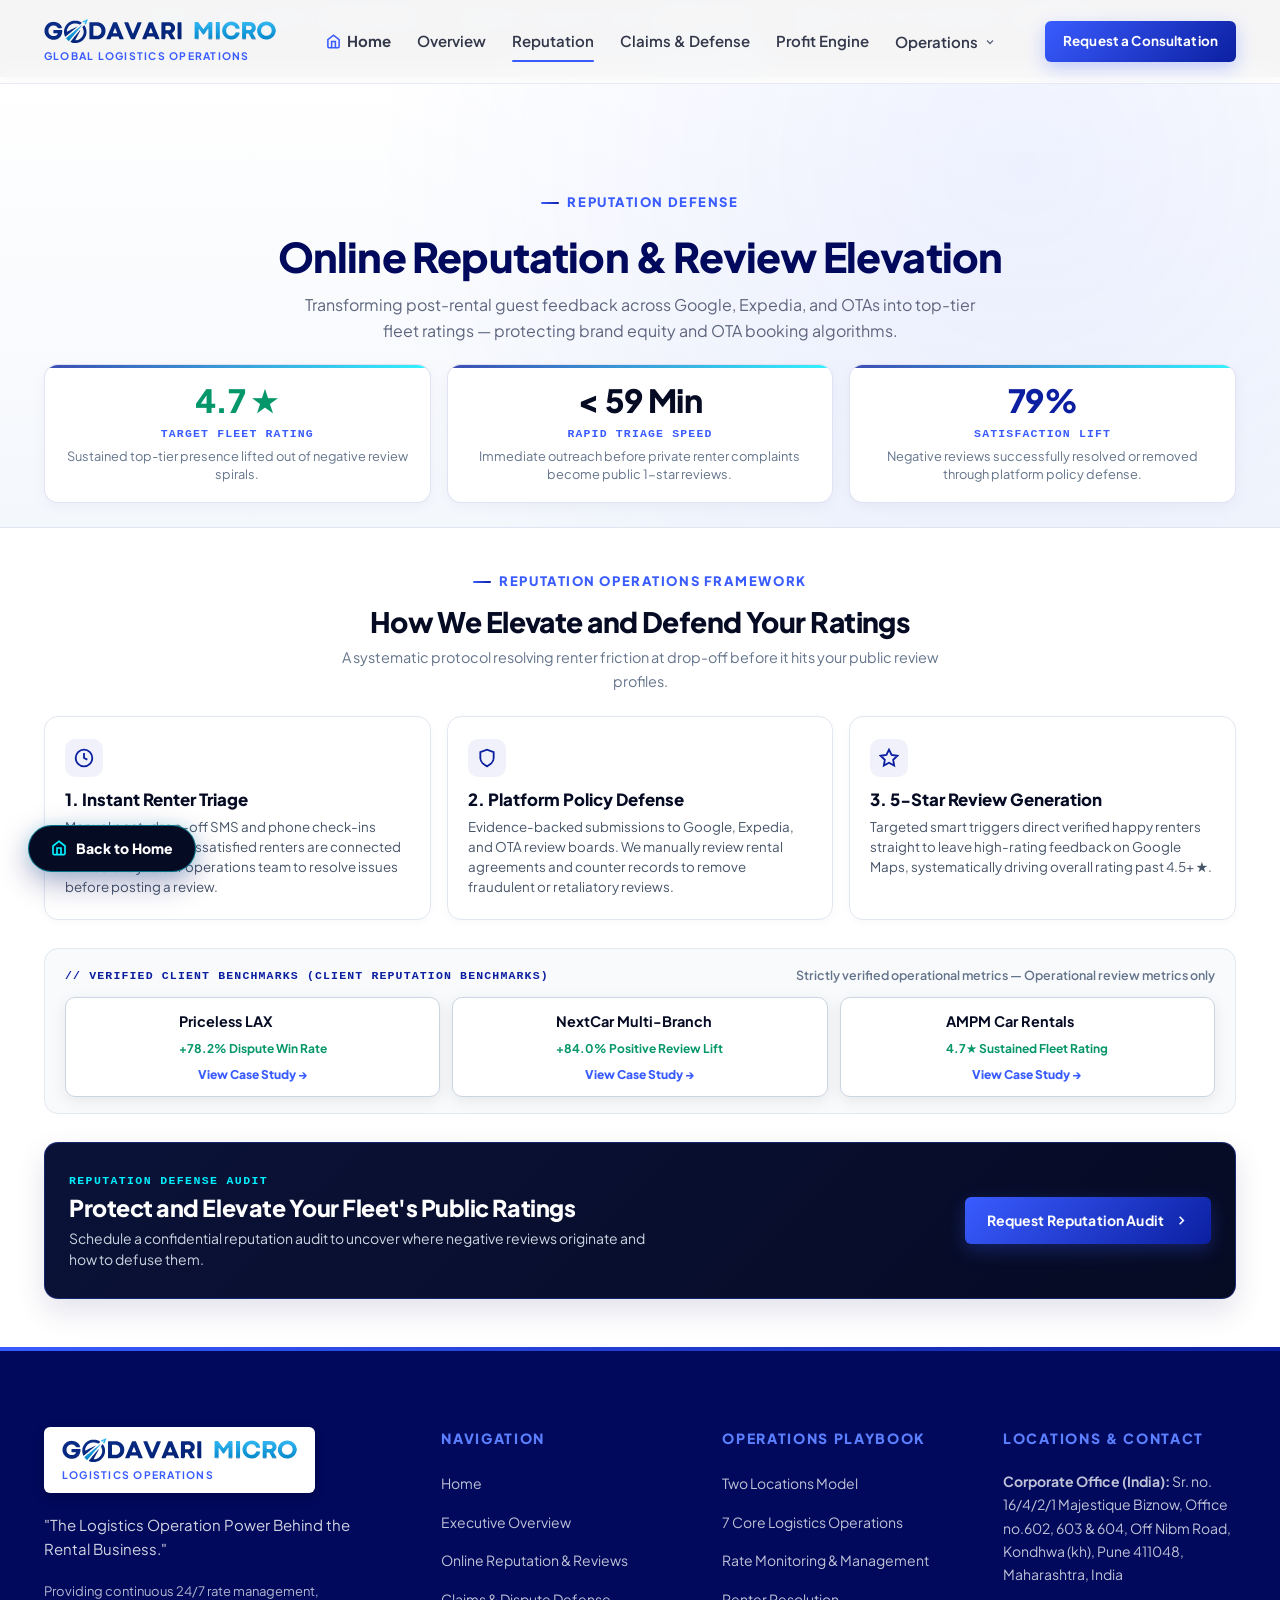
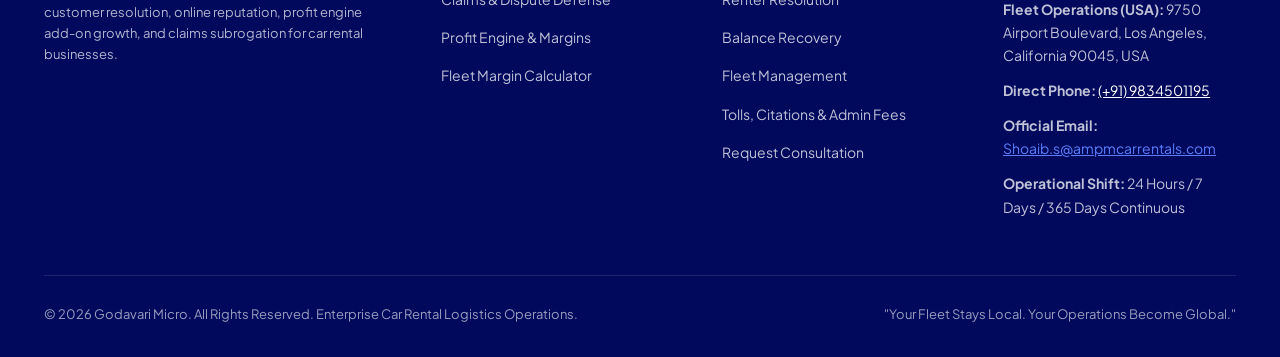
<file: reputation.html>
<!DOCTYPE html>
<html lang="en">
<head>
  <meta charset="UTF-8">
  <meta name="viewport" content="width=device-width, initial-scale=1.0">
  <meta http-equiv="X-UA-Compatible" content="ie=edge">
  
  <title>Online Reputation & Review Elevation &mdash; Godavari Micro</title>
  <meta name="description" content="Defending and elevating your car rental fleet star ratings across Google and OTAs with rapid dispute triage.">
  <meta name="keywords" content="Godavari Micro, car rental logistics operation, car rental operations, fleet management support, OTA rate management, car rental claims, chargeback recovery">
  <meta name="author" content="Godavari Micro">
  
  <!-- Open Graph / Meta -->
  <meta property="og:type" content="website">
  <meta property="og:title" content="Godavari Micro — The Logistics Operation Power Behind the Rental Business">
  <meta property="og:description" content="Defending and elevating your car rental fleet star ratings across Google and OTAs with rapid dispute triage.">
  <meta property="og:image" content="assets/godavari-micro-logo-gm-monogram.png">
  <meta name="twitter:card" content="summary_large_image">
  <meta name="twitter:title" content="Online Reputation & Review Elevation — Godavari Micro">
  <meta name="twitter:description" content="Defending and elevating your car rental fleet star ratings across Google and OTAs with rapid dispute triage.">
  <meta name="twitter:image" content="assets/godavari-micro-logo-gm-monogram.png">

  <!-- Favicons derived from tightly cropped GM monogram -->
  <link rel="icon" type="image/png" sizes="32x32" href="assets/favicon-32x32.png">
  <link rel="icon" type="image/png" sizes="64x64" href="assets/favicon-64x64.png">
  <link rel="icon" type="image/png" sizes="192x192" href="assets/favicon-192x192.png">
  <link rel="apple-touch-icon" href="assets/favicon-192x192.png">

  <!-- Typography: Plus Jakarta Sans -->
  <link rel="preconnect" href="https://fonts.googleapis.com">
  <link rel="preconnect" href="https://fonts.gstatic.com" crossorigin>
  <link href="https://fonts.googleapis.com/css2?family=Plus+Jakarta+Sans:ital,wght@0,400;0,500;0,600;0,700;0,800;0,900;1,700&display=swap" rel="stylesheet">

  <!-- Stylesheet -->
  <link rel="stylesheet" href="css/styles.css">
</head>
<body>

  <!-- Live Operations Telemetry Status Bar -->
  <div class="telemetry-statusbar">
    <div class="container telemetry-statusbar-inner">
      <div class="telemetry-item">
        <span class="pulse-dot" style="background:#00E676; box-shadow:0 0 8px #00E676;"></span>
        <span class="telemetry-label">LAX FLEET COUNTER:</span>
        <span class="telemetry-value">ACTIVE (PST)</span>
      </div>
      <div class="telemetry-divider"></div>
      <div class="telemetry-item">
        <span class="pulse-dot" style="background:#00E676; box-shadow:0 0 8px #00E676;"></span>
        <span class="telemetry-label">INDIA LOGISTICS DESK:</span>
        <span class="telemetry-value">ONLINE (IST)</span>
      </div>
      <div class="telemetry-divider"></div>
      <div class="telemetry-item">
        <span class="pulse-dot sync"></span>
        <span class="telemetry-label">365-DAY RATE MONITORING:</span>
        <span class="telemetry-value">CALIBRATED</span>
      </div>
      <div class="telemetry-divider"></div>
      <div class="telemetry-item">
        <span class="telemetry-label">DISPUTE DEFENSE:</span>
        <span class="telemetry-value highlight">ACTIVE DEFENSE</span>
      </div>
    </div>
  </div>
  <!-- Site Header / Navigation -->
  <header class="site-header" id="header">
    <div class="container header-container">
      <a href="index.html" class="brand-lockup" aria-label="Godavari Micro Homepage">
        <div class="brand-text-block">
          <picture>
            <source srcset="assets/godavari-micro-wordmark.svg" type="image/svg+xml">
            <img src="assets/godavari-micro-wordmark@2x.png" alt="GODAVARI MICRO" class="nav-brand-wordmark" width="409" height="44">
          </picture>
          <span class="brand-descriptor">Global Logistics Operations</span>
        </div>
      </a>

      <nav class="main-nav" aria-label="Main Navigation">
        <a href="index.html" class="nav-link nav-link-home"><svg width="15" height="15" viewBox="0 0 24 24" fill="none" stroke="currentColor" stroke-width="2.5"><path d="M3 9l9-7 9 7v11a2 2 0 0 1-2 2H5a2 2 0 0 1-2-2z"></path><polyline points="9 22 9 12 15 12 15 22"></polyline></svg> Home</a>
        <a href="overview.html" class="nav-link">Overview</a>
        <a href="reputation.html" class="nav-link active">Reputation</a>
        <a href="claims-defense.html" class="nav-link">Claims &amp; Defense</a>
        <a href="profit-engine.html" class="nav-link">Profit Engine</a>
        
                                      <div class="nav-dropdown">
            <button type="button" class="nav-link nav-dropdown-toggle" aria-expanded="false" aria-haspopup="true">
              <span>Operations</span>
              <svg class="dropdown-chevron" width="12" height="12" viewBox="0 0 24 24" fill="none" stroke="currentColor" stroke-width="2.5">
                <polyline points="6 9 12 15 18 9"></polyline>
              </svg>
            </button>
            <div class="nav-dropdown-menu" role="menu">
              <a href="operations.html" class="dropdown-item" role="menuitem">
                <div class="dropdown-item-icon">
                  <svg width="18" height="18" viewBox="0 0 24 24" fill="none" stroke="currentColor" stroke-width="2.2"><circle cx="12" cy="12" r="10"></circle><line x1="2" y1="12" x2="22" y2="12"></line><path d="M12 2a15.3 15.3 0 0 1 4 10 15.3 15.3 0 0 1-4 10 15.3 15.3 0 0 1-4-10 15.3 15.3 0 0 1 4-10z"></path></svg>
                </div>
                <div class="dropdown-item-text">
                  <span class="dropdown-item-title">Two Locations Model</span>
                  <span class="dropdown-item-desc">India logistics operation + Los Angeles physical counter</span>
                </div>
              </a>
              <a href="blueprints.html" class="dropdown-item" role="menuitem">
                <div class="dropdown-item-icon">
                  <svg width="18" height="18" viewBox="0 0 24 24" fill="none" stroke="currentColor" stroke-width="2.2"><rect x="2" y="7" width="20" height="14" rx="2" ry="2"></rect><path d="M16 21V5a2 2 0 0 0-2-2h-4a2 2 0 0 0-2 2v16"></path></svg>
                </div>
                <div class="dropdown-item-text">
                  <span class="dropdown-item-title">7 Core Logistics Operations</span>
                  <span class="dropdown-item-desc">Dynamic rates, guest resolution &amp; fleet readiness</span>
                </div>
              </a>
              <a href="rate-management.html" class="dropdown-item" role="menuitem">
                <div class="dropdown-item-icon">
                  <svg width="18" height="18" viewBox="0 0 24 24" fill="none" stroke="currentColor" stroke-width="2.2"><polyline points="22 12 18 12 15 21 9 3 6 12 2 12"></polyline></svg>
                </div>
                <div class="dropdown-item-text">
                  <span class="dropdown-item-title">Rate Monitoring & Management</span>
                  <span class="dropdown-item-desc">24/7 competitive shopping, publishing &amp; yield</span>
                </div>
              </a>
              <a href="renter-resolution.html" class="dropdown-item" role="menuitem">
                <div class="dropdown-item-icon">
                  <svg width="18" height="18" viewBox="0 0 24 24" fill="none" stroke="currentColor" stroke-width="2.2"><path d="M22 16.92v3a2 2 0 0 1-2.18 2 19.79 19.79 0 0 1-8.63-3.07 19.5 19.5 0 0 1-6-6 19.79 19.79 0 0 1-3.07-8.67A2 2 0 0 1 4.11 2h3a2 2 0 0 1 2 1.72 12.84 12.84 0 0 0 .7 2.81 2 2 0 0 1-.45 2.11L8.09 9.91a16 16 0 0 0 6 6l1.27-1.27a2 2 0 0 1 2.11-.45 12.84 12.84 0 0 0 2.81.7A2 2 0 0 1 22 16.92z"></path></svg>
                </div>
                <div class="dropdown-item-text">
                  <span class="dropdown-item-title">Renter Resolution</span>
                  <span class="dropdown-item-desc">Instant phone, OTA message &amp; counter escalation</span>
                </div>
              </a>
              <a href="balance-recovery.html" class="dropdown-item" role="menuitem">
                <div class="dropdown-item-icon">
                  <svg width="18" height="18" viewBox="0 0 24 24" fill="none" stroke="currentColor" stroke-width="2.2"><path d="M12 22s8-4 8-10V5l-8-3-8 3v7c0 6 8 10 8 10z"></path></svg>
                </div>
                <div class="dropdown-item-text">
                  <span class="dropdown-item-title">Claims Collection Recovery</span>
                  <span class="dropdown-item-desc">Unpaid rentals, delinquent ledgers &amp; claim recovery</span>
                </div>
              </a>
              <a href="fleet-management.html" class="dropdown-item" role="menuitem">
                <div class="dropdown-item-icon">
                  <svg width="18" height="18" viewBox="0 0 24 24" fill="none" stroke="currentColor" stroke-width="2.2"><circle cx="12" cy="12" r="10"></circle><polyline points="12 6 12 12 14 14"></polyline></svg>
                </div>
                <div class="dropdown-item-text">
                  <span class="dropdown-item-title">Fleet Management</span>
                  <span class="dropdown-item-desc">Availability, parity, turnaround &amp; inventory balance</span>
                </div>
              </a>
              <a href="tolls-citations.html" class="dropdown-item" role="menuitem">
                <div class="dropdown-item-icon">
                  <svg width="18" height="18" viewBox="0 0 24 24" fill="none" stroke="currentColor" stroke-width="2.2"><rect x="1" y="3" width="15" height="13"></rect><polygon points="16 8 20 8 23 11 23 16 16 16 16 8"></polygon><circle cx="5.5" cy="18.5" r="2.5"></circle><circle cx="18.5" cy="18.5" r="2.5"></circle></svg>
                </div>
                <div class="dropdown-item-text">
                  <span class="dropdown-item-title">Tolls, Citations &amp; Admin Fees</span>
                  <span class="dropdown-item-desc">Automated toll tracking, manual citations &amp; fee processing</span>
                </div>
              </a>
            </div>
          </div>

              </nav>

      <div class="header-cta-wrap">
        <a href="index.html#contact" class="btn btn-primary btn-sm header-consult-btn">
          <span class="cta-desktop">Request a Consultation</span>
          <span class="cta-mobile">Consult</span>
        </a>
        <button class="mobile-toggle" aria-label="Open Navigation Menu">
          <svg viewBox="0 0 24 24" fill="none" stroke="currentColor" stroke-width="2.2" stroke-linecap="round">
            <line x1="3" y1="6" x2="21" y2="6"></line>
            <line x1="3" y1="12" x2="21" y2="12"></line>
            <line x1="3" y1="18" x2="21" y2="18"></line>
          </svg>
        </button>
      </div>
    </div>
  </header>
  <!-- Mobile Drawer -->
  <div class="mobile-overlay" aria-hidden="true"></div>
  <aside class="mobile-drawer" id="mobileDrawer" aria-label="Mobile Navigation">
    <div class="drawer-header">
      <a href="index.html" class="drawer-logo" aria-label="Godavari Micro Homepage">
        <picture>
          <source srcset="assets/godavari-micro-wordmark.svg" type="image/svg+xml">
          <img src="assets/godavari-micro-wordmark.png" alt="Godavari Micro" width="168" height="22">
        </picture>
      </a>
      <button class="drawer-close" aria-label="Close Navigation">&times;</button>
    </div>

    <div class="drawer-body">
      <nav class="drawer-nav">
        <a href="index.html" class="drawer-link">Home</a>
        <a href="overview.html" class="drawer-link">Executive Overview</a>
        <a href="reputation.html" class="drawer-link active">Online Reputation &amp; Reviews</a>
        <a href="claims-defense.html" class="drawer-link">Claims &amp; Dispute Defense</a>
        <a href="profit-engine.html" class="drawer-link">Profit Engine &amp; Margins</a>
        <a href="profit-engine.html#roi-calculator" class="drawer-link drawer-link-highlight">
          <svg width="16" height="16" viewBox="0 0 24 24" fill="none" stroke="currentColor" stroke-width="2"><rect x="4" y="2" width="16" height="20" rx="2"></rect><line x1="8" y1="6" x2="16" y2="6"></line><line x1="16" y1="14" x2="16" y2="18"></line><path d="M16 10h.01"></path><path d="M12 10h.01"></path><path d="M8 10h.01"></path><path d="M12 14h.01"></path><path d="M8 14h.01"></path><path d="M12 18h.01"></path><path d="M8 18h.01"></path></svg>
          <span>Fleet Margin Calculator</span>
          <span class="drawer-badge">TOOL</span>
        </a>

                                <div style="margin-top:12px; padding-top:12px; border-top:1px solid #eef2f8;">
          <span style="font-size:0.75rem; font-weight:800; color:var(--color-highlight); text-transform:uppercase; letter-spacing:0.1em; display:block; margin-bottom:8px;">Core Logistics Operations</span>
          <a href="operations.html" class="drawer-link" style="padding-left:10px;">• Two Locations Model</a>
          <a href="blueprints.html" class="drawer-link" style="padding-left:10px;">• 7 Core Logistics Operations</a>
          <a href="rate-management.html" class="drawer-link" style="padding-left:10px;">• Rate Monitoring & Management</a>
          <a href="renter-resolution.html" class="drawer-link" style="padding-left:10px;">• Renter Resolution</a>
          <a href="balance-recovery.html" class="drawer-link" style="padding-left:10px;">• Claims Collection Recovery</a>
          <a href="fleet-management.html" class="drawer-link" style="padding-left:10px;">• Fleet Management</a>
          <a href="tolls-citations.html" class="drawer-link" style="padding-left:10px;">• Tolls, Citations &amp; Admin Fees</a>
        </div>

        <a href="index.html#contact" class="drawer-link" style="color:var(--color-highlight); margin-top:8px;">Contact &amp; Consultation</a>
      </nav>
    </div>

    <div class="drawer-footer">
      <a href="index.html#contact" class="btn btn-primary drawer-cta-btn">Request a Consultation →</a>
      <div class="drawer-contact-info">
        <a href="tel:+919834501195">📞 (+91) 9834501195</a>
        <a href="mailto:Shoaib.s@ampmcarrentals.com">✉️ Shoaib.s@ampmcarrentals.com</a>
      </div>
    </div>
  </aside>

  <main>
    <!-- SCROLL 1: HERO & 3 PERFORMANCE METRICS -->
    <section class="subpage-compact-hero" id="reputation">
      <div class="container text-center">
        <div class="section-eyebrow center-block">Reputation Defense</div>
        <h1 class="page-hero-title">Online Reputation &amp; Review Elevation</h1>
        <p class="page-hero-subtitle center-block">
          Transforming post-rental guest feedback across Google, Expedia, and OTAs into top-tier fleet ratings &mdash; protecting brand equity and OTA booking algorithms.
        </p>

        <!-- 3 Performance Stat Tiles -->
        <div class="subpage-metrics-grid cols-3">
          <div class="subpage-metric-card">
            <div class="subpage-metric-num highlight-green"><span data-count-target="4.7">4.7</span> ★</div>
            <div class="subpage-metric-title">TARGET FLEET RATING</div>
            <p class="subpage-metric-desc">Sustained top-tier presence lifted out of negative review spirals.</p>
          </div>

          <div class="subpage-metric-card">
            <div class="subpage-metric-num">&lt; <span data-count-target="60">60</span> Min</div>
            <div class="subpage-metric-title">RAPID TRIAGE SPEED</div>
            <p class="subpage-metric-desc">Immediate outreach before private renter complaints become public 1-star reviews.</p>
          </div>

          <div class="subpage-metric-card">
            <div class="subpage-metric-num highlight-cyan"><span data-count-target="80">80</span>%</div>
            <div class="subpage-metric-title">SATISFACTION LIFT</div>
            <p class="subpage-metric-desc">Negative reviews successfully resolved or removed through platform policy defense.</p>
          </div>
        </div>
      </div>
    </section>

    <!-- SCROLL 2: 3-STEP TRIAGE + CLIENT CASE STUDY TRIGGERS + CTA -->
    <section class="subpage-section-compact">
      <div class="container">
        <div class="text-center" style="margin-bottom: 22px;">
          <div class="section-eyebrow center-block">Reputation Operations Framework</div>
          <h2 style="font-size: clamp(1.4rem, 2.2vw, 1.85rem); font-weight: 800; color: #060B24; margin-bottom: 8px;">How We Elevate and Defend Your Ratings</h2>
          <p style="color: #64748B; font-size: 0.9rem; max-width: 620px; margin: 0 auto;">A systematic protocol resolving renter friction at drop-off before it hits your public review profiles.</p>
        </div>

        <div class="subpage-cards-grid cols-3">
          <div class="subpage-feature-card">
            <div class="subpage-card-icon">
              <svg width="20" height="20" viewBox="0 0 24 24" fill="none" stroke="currentColor" stroke-width="2.2"><circle cx="12" cy="12" r="10"></circle><polyline points="12 6 12 12 16 14"></polyline></svg>
            </div>
            <div class="subpage-card-title">1. Instant Renter Triage</div>
            <p class="subpage-card-text">Manual post-drop-off SMS and phone check-ins within 60 minutes. Dissatisfied renters are connected immediately to our operations team to resolve issues before posting a review.</p>
          </div>

          <div class="subpage-feature-card">
            <div class="subpage-card-icon">
              <svg width="20" height="20" viewBox="0 0 24 24" fill="none" stroke="currentColor" stroke-width="2.2"><path d="M12 22s8-4 8-10V5l-8-3-8 3v7c0 6 8 10 8 10z"></path></svg>
            </div>
            <div class="subpage-card-title">2. Platform Policy Defense</div>
            <p class="subpage-card-text">Evidence-backed submissions to Google, Expedia, and OTA review boards. We manually review rental agreements and counter records to remove fraudulent or retaliatory reviews.</p>
          </div>

          <div class="subpage-feature-card">
            <div class="subpage-card-icon">
              <svg width="20" height="20" viewBox="0 0 24 24" fill="none" stroke="currentColor" stroke-width="2.2"><polygon points="12 2 15.09 8.26 22 9.27 17 14.14 18.18 21.02 12 17.77 5.82 21.02 7 14.14 2 9.27 8.91 8.26 12 2"></polygon></svg>
            </div>
            <div class="subpage-card-title">3. 5-Star Review Generation</div>
            <p class="subpage-card-text">Targeted smart triggers direct verified happy renters straight to leave high-rating feedback on Google Maps, systematically driving overall rating past 4.5+ ★.</p>
          </div>
        </div>

        <!-- Interactive Fleet Case Studies Proof Strip -->
        <div style="background:#F8FAFC; border:1px solid #E2E8F0; border-radius:14px; padding:16px 20px; margin-bottom:28px;">
          <div style="display:flex; justify-content:space-between; align-items:center; flex-wrap:wrap; gap:12px; margin-bottom:12px;">
            <div style="font-family:var(--font-mono, monospace); font-size:0.72rem; font-weight:800; letter-spacing:0.1em; color:#0B1FA0; text-transform:uppercase;">
              // VERIFIED CLIENT BENCHMARKS (CLIENT REPUTATION BENCHMARKS)
            </div>
            <span style="font-size:0.78rem; color:#64748B; font-weight:600;">Strictly verified operational metrics &mdash; Operational review metrics only</span>
          </div>

          <div style="display:grid; grid-template-columns:repeat(3, 1fr); gap:12px;">
            <div class="operating-brand-card" data-client="priceless" style="cursor:pointer; background:#FFFFFF; border:1px solid #CBD5E1; border-radius:10px; padding:12px 14px; display:flex; align-items:center; justify-content:space-between; transition:all 0.2s ease;">
              <div>
                <strong style="display:block; font-size:0.9rem; color:#060B24;">Priceless LAX</strong>
                <span style="font-size:0.75rem; color:#059669; font-weight:700;">+78.2% Dispute Win Rate</span>
              </div>
              <span style="font-size:0.75rem; color:#3A5CFF; font-weight:800;">View Case Study →</span>
            </div>

            <div class="operating-brand-card" data-client="nextcar" style="cursor:pointer; background:#FFFFFF; border:1px solid #CBD5E1; border-radius:10px; padding:12px 14px; display:flex; align-items:center; justify-content:space-between; transition:all 0.2s ease;">
              <div>
                <strong style="display:block; font-size:0.9rem; color:#060B24;">NextCar Multi-Branch</strong>
                <span style="font-size:0.75rem; color:#059669; font-weight:700;">+84.0% Positive Review Lift</span>
              </div>
              <span style="font-size:0.75rem; color:#3A5CFF; font-weight:800;">View Case Study →</span>
            </div>

            <div class="operating-brand-card" data-client="ampm" style="cursor:pointer; background:#FFFFFF; border:1px solid #CBD5E1; border-radius:10px; padding:12px 14px; display:flex; align-items:center; justify-content:space-between; transition:all 0.2s ease;">
              <div>
                <strong style="display:block; font-size:0.9rem; color:#060B24;">AMPM Car Rentals</strong>
                <span style="font-size:0.75rem; color:#059669; font-weight:700;">4.7★ Sustained Fleet Rating</span>
              </div>
              <span style="font-size:0.75rem; color:#3A5CFF; font-weight:800;">View Case Study →</span>
            </div>
          </div>
        </div>

        <!-- Compact Bottom CTA Banner -->
        <div class="subpage-compact-cta">
          <div class="subpage-compact-cta-text">
            <div style="font-family: var(--font-mono, monospace); font-size: 0.72rem; font-weight: 800; letter-spacing: 0.12em; color: #00F0FF; text-transform: uppercase; margin-bottom: 4px;">REPUTATION DEFENSE AUDIT</div>
            <h3>Protect and Elevate Your Fleet's Public Ratings</h3>
            <p>Schedule a confidential reputation audit to uncover where negative reviews originate and how to defuse them.</p>
          </div>
          <a href="index.html#contact" class="btn btn-primary" style="white-space:nowrap; padding:12px 22px; font-size:0.875rem;">
            <span>Request Reputation Audit</span>
            <svg width="15" height="15" viewBox="0 0 24 24" fill="none" stroke="currentColor" stroke-width="2.5"><polyline points="9 18 15 12 9 6"></polyline></svg>
          </a>
        </div>
      </div>
    </section>
  </main>

  <!-- Client Operational Case Study Modal (% Metrics Only) -->
  <div class="case-study-modal-overlay" id="caseStudyModalOverlay" role="dialog" aria-modal="true" aria-labelledby="caseStudyModalTitle" aria-hidden="true">
    <div class="case-study-modal" id="caseStudyModal">
      <!-- Modal Top Bar (Integrated Sticky Header) -->
      <div class="case-study-modal-top">
        <div class="case-study-modal-title-row">
          <div class="case-study-eyebrow-row">
            <span class="case-study-tag">OPERATIONAL CASE STUDY // PERFORMANCE OVERVIEW</span>
            <span class="case-study-verified-badge">
              <svg width="12" height="12" viewBox="0 0 24 24" fill="none" stroke="currentColor" stroke-width="2.5"><polyline points="20 6 9 17 4 12"></polyline></svg>
              Operations Case Study
            </span>
          </div>
          <button class="case-study-modal-close" id="caseStudyModalClose" aria-label="Close Case Study">&times;</button>
        </div>

        <!-- Quick Operator Tabs Integrated in Top Bar -->
        <div class="case-study-tabs-nav" role="tablist">
          <button class="case-study-tab-btn active" data-target-client="priceless" role="tab" aria-selected="true">
            <span class="tab-indicator-dot" style="background:#60A5FA;"></span>
            <span>Priceless Car Rental</span>
          </button>
          <button class="case-study-tab-btn" data-target-client="nextcar" role="tab" aria-selected="false">
            <span class="tab-indicator-dot" style="background:#34D399;"></span>
            <span>NextCar Rental</span>
          </button>
          <button class="case-study-tab-btn" data-target-client="ampm" role="tab" aria-selected="false">
            <span class="tab-indicator-dot" style="background:#F87171;"></span>
            <span>AMPM Rent A Car</span>
          </button>
        </div>
      </div>

      <!-- Dynamic Content Body -->
      <div class="case-study-modal-body" id="caseStudyModalContent">
        <!-- Injected dynamically via JS -->
      </div>
    </div>
  </div>

  <!-- Site Footer -->
  <footer class="site-footer">
    <div class="container">
      <div class="footer-top-grid">
        <div class="footer-brand-col">
          <div class="footer-logo-badge">
            <div class="brand-text-block">
              <picture>
                <source srcset="assets/godavari-micro-wordmark.svg" type="image/svg+xml">
                <img src="assets/godavari-micro-wordmark@2x.png" alt="GODAVARI MICRO" class="nav-brand-wordmark" width="409" height="44" style="height:26px;">
              </picture>
              <span class="brand-descriptor">Logistics Operations</span>
            </div>
          </div>
          <p class="footer-tagline">"The Logistics Operation Power Behind the Rental Business."</p>
          <p style="font-size: 0.8125rem; color: rgba(255, 255, 255, 0.7); line-height: 1.6;">
            Providing continuous 24/7 rate management, customer resolution, online reputation, profit engine add-on growth, and claims subrogation for car rental businesses.
          </p>
        </div>

        <div>
          <div class="footer-title">Navigation</div>
          <ul class="footer-links">
            <li><a href="index.html" class="footer-link">Home</a></li>
            <li><a href="overview.html" class="footer-link">Executive Overview</a></li>
            <li><a href="reputation.html" class="footer-link">Online Reputation &amp; Reviews</a></li>
            <li><a href="claims-defense.html" class="footer-link">Claims &amp; Dispute Defense</a></li>
            <li><a href="profit-engine.html" class="footer-link">Profit Engine &amp; Margins</a></li>
            <li><a href="profit-engine.html#roi-calculator" class="footer-link">Fleet Margin Calculator</a></li>
          </ul>
        </div>

                                <div>
          <div class="footer-title">Operations Playbook</div>
          <ul class="footer-links">
            <li><a href="operations.html" class="footer-link">Two Locations Model</a></li>
            <li><a href="blueprints.html" class="footer-link">7 Core Logistics Operations</a></li>
            <li><a href="rate-management.html" class="footer-link">Rate Monitoring & Management</a></li>
            <li><a href="renter-resolution.html" class="footer-link">Renter Resolution</a></li>
            <li><a href="balance-recovery.html" class="footer-link">Balance Recovery</a></li>
            <li><a href="fleet-management.html" class="footer-link">Fleet Management</a></li>
            <li><a href="tolls-citations.html" class="footer-link">Tolls, Citations &amp; Admin Fees</a></li>
            <li><a href="index.html#contact" class="footer-link">Request Consultation</a></li>
          </ul>
        </div>

        <div>
          <div class="footer-title">Locations &amp; Contact</div>
          <ul class="footer-links">
            <li class="footer-link"><strong>Corporate Office (India):</strong> Sr. no. 16/4/2/1 Majestique Biznow, Office no.602, 603 &amp; 604, Off Nibm Road, Kondhwa (kh), Pune 411048, Maharashtra, India</li>
            <li class="footer-link"><strong>Fleet Operations (USA):</strong> 9750 Airport Boulevard, Los Angeles, California 90045, USA</li>
            <li class="footer-link"><strong>Direct Phone:</strong> <a href="tel:+919834501195" style="color:var(--color-white); text-decoration:underline;">(+91) 9834501195</a></li>
            <li class="footer-link"><strong>Official Email:</strong><br>
              <a href="mailto:Shoaib.s@ampmcarrentals.com" style="color:var(--color-highlight-hover); text-decoration:underline;">Shoaib.s@ampmcarrentals.com</a>
            </li>
            <li class="footer-link"><strong>Operational Shift:</strong> 24 Hours / 7 Days / 365 Days Continuous</li>
          </ul>
        </div>
      </div>

      <div class="footer-bottom">
        <div>
          &copy; <span id="currentYear">2026</span> Godavari Micro. All Rights Reserved. Enterprise Car Rental Logistics Operations.
        </div>
        <div>
          "Your Fleet Stays Local. Your Operations Become Global."
        </div>
      </div>
    </div>
  </footer>

  <!-- Set Dynamic Year -->
  <script>
    document.getElementById('currentYear').textContent = new Date().getFullYear();
  </script>

  <!-- Main JavaScript Bundle -->
  <script src="js/main.js"></script>

  <!-- Floating Return to Home Button -->
  <a href="index.html" class="floating-back-home" title="Return to Homepage">
    <svg width="16" height="16" viewBox="0 0 24 24" fill="none" stroke="currentColor" stroke-width="2.5"><path d="M3 9l9-7 9 7v11a2 2 0 0 1-2 2H5a2 2 0 0 1-2-2z"></path><polyline points="9 22 9 12 15 12 15 22"></polyline></svg>
    <span>Back to Home</span>
  </a>
</body>
</html>
</file>
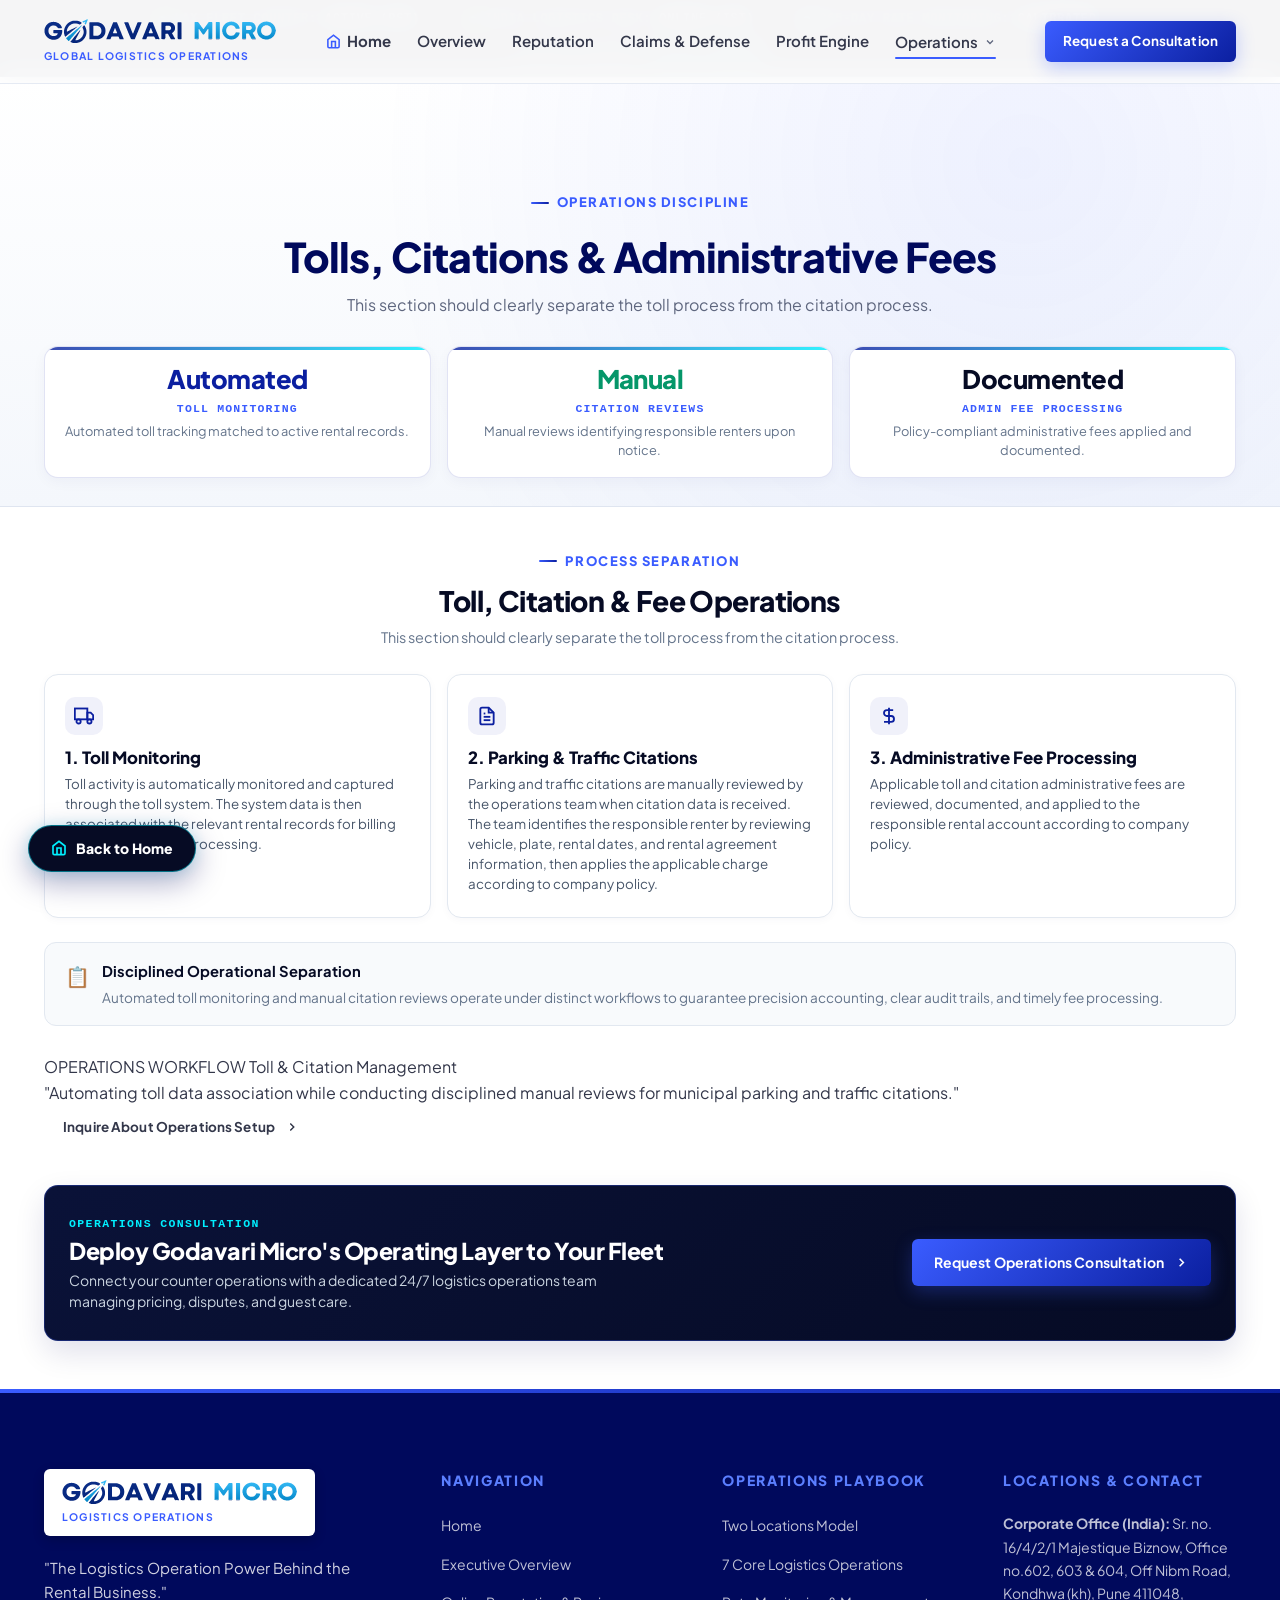
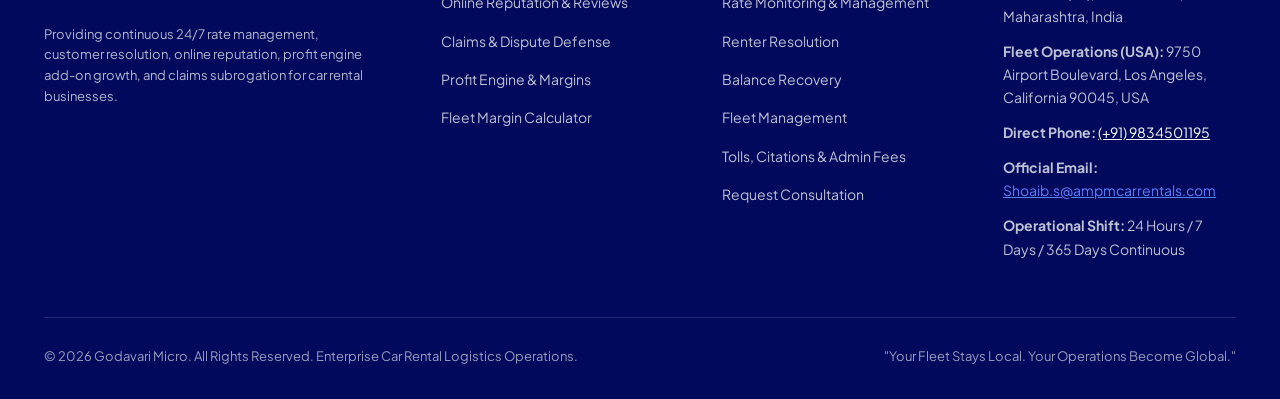
<file: tolls-citations.html>
<!DOCTYPE html>
<html lang="en">
<head>
  <meta charset="UTF-8">
  <meta name="viewport" content="width=device-width, initial-scale=1.0">
  <meta http-equiv="X-UA-Compatible" content="ie=edge">
  
  <title>Tolls, Citations &amp; Administrative Fees &mdash; Godavari Micro</title>
  <meta name="description" content="Automated toll activity monitoring, manual parking and traffic citation investigation, and documented administrative fee processing.">
  <meta name="keywords" content="Godavari Micro, car rental logistics operation, car rental operations, fleet management support, OTA rate management, car rental claims, chargeback recovery">
  <meta name="author" content="Godavari Micro">
  
  <!-- Open Graph / Meta -->
  <meta property="og:type" content="website">
  <meta property="og:title" content="Tolls, Citations &amp; Administrative Fees &mdash; Godavari Micro">
  <meta property="og:description" content="Automated toll activity monitoring, manual parking and traffic citation investigation, and documented administrative fee processing.">
  <meta property="og:image" content="assets/godavari-micro-logo-gm-monogram.png">
  <meta name="twitter:card" content="summary_large_image">
  <meta name="twitter:title" content="Tolls, Citations &amp; Administrative Fees — Godavari Micro">
  <meta name="twitter:description" content="Automated toll activity monitoring, manual parking and traffic citation investigation, and documented administrative fee processing.">
  <meta name="twitter:image" content="assets/godavari-micro-logo-gm-monogram.png">

  <!-- Favicons -->
  <link rel="icon" type="image/png" sizes="32x32" href="assets/favicon-32x32.png">
  <link rel="icon" type="image/png" sizes="64x64" href="assets/favicon-64x64.png">
  <link rel="icon" type="image/png" sizes="192x192" href="assets/favicon-192x192.png">
  <link rel="apple-touch-icon" href="assets/favicon-192x192.png">

  <!-- Typography: Plus Jakarta Sans -->
  <link rel="preconnect" href="https://fonts.googleapis.com">
  <link rel="preconnect" href="https://fonts.gstatic.com" crossorigin>
  <link href="https://fonts.googleapis.com/css2?family=Plus+Jakarta+Sans:ital,wght@0,400;0,500;0,600;0,700;0,800;0,900;1,700&display=swap" rel="stylesheet">

  <!-- Stylesheet -->
  <link rel="stylesheet" href="css/styles.css">
</head>
<body>

  <!-- Live Operations Telemetry Status Bar -->
  <div class="telemetry-statusbar">
    <div class="container telemetry-statusbar-inner">
      <div class="telemetry-item">
        <span class="pulse-dot" style="background:#00E676; box-shadow:0 0 8px #00E676;"></span>
        <span class="telemetry-label">LAX FLEET COUNTER:</span>
        <span class="telemetry-value">ACTIVE (PST)</span>
      </div>
      <div class="telemetry-divider"></div>
      <div class="telemetry-item">
        <span class="pulse-dot" style="background:#00E676; box-shadow:0 0 8px #00E676;"></span>
        <span class="telemetry-label">INDIA LOGISTICS DESK:</span>
        <span class="telemetry-value">ONLINE (IST)</span>
      </div>
      <div class="telemetry-divider"></div>
      <div class="telemetry-item">
        <span class="pulse-dot sync"></span>
        <span class="telemetry-label">365-DAY RATE MONITORING:</span>
        <span class="telemetry-value">CALIBRATED</span>
      </div>
      <div class="telemetry-divider"></div>
      <div class="telemetry-item">
        <span class="telemetry-label">DISPUTE DEFENSE:</span>
        <span class="telemetry-value highlight">ACTIVE DEFENSE</span>
      </div>
    </div>
  </div>

  <!-- Site Header / Navigation -->
  <header class="site-header" id="header">
    <div class="container header-container">
      <a href="index.html" class="brand-lockup" aria-label="Godavari Micro Homepage">
        <div class="brand-text-block">
          <picture>
            <source srcset="assets/godavari-micro-wordmark.svg" type="image/svg+xml">
            <img src="assets/godavari-micro-wordmark@2x.png" alt="GODAVARI MICRO" class="nav-brand-wordmark" width="409" height="44">
          </picture>
          <span class="brand-descriptor">Global Logistics Operations</span>
        </div>
      </a>

      <nav class="main-nav" aria-label="Main Navigation">
        <a href="index.html" class="nav-link nav-link-home"><svg width="15" height="15" viewBox="0 0 24 24" fill="none" stroke="currentColor" stroke-width="2.5"><path d="M3 9l9-7 9 7v11a2 2 0 0 1-2 2H5a2 2 0 0 1-2-2z"></path><polyline points="9 22 9 12 15 12 15 22"></polyline></svg> Home</a>
        <a href="overview.html" class="nav-link">Overview</a>
        <a href="reputation.html" class="nav-link">Reputation</a>
        <a href="claims-defense.html" class="nav-link">Claims &amp; Defense</a>
        <a href="profit-engine.html" class="nav-link">Profit Engine</a>
        
          <div class="nav-dropdown">
            <button type="button" class="nav-link nav-dropdown-toggle active" aria-expanded="false" aria-haspopup="true">
              <span>Operations</span>
              <svg class="dropdown-chevron" width="12" height="12" viewBox="0 0 24 24" fill="none" stroke="currentColor" stroke-width="2.5">
                <polyline points="6 9 12 15 18 9"></polyline>
              </svg>
            </button>
            <div class="nav-dropdown-menu" role="menu">
              <a href="operations.html" class="dropdown-item" role="menuitem">
                <div class="dropdown-item-icon">
                  <svg width="18" height="18" viewBox="0 0 24 24" fill="none" stroke="currentColor" stroke-width="2.2"><circle cx="12" cy="12" r="10"></circle><line x1="2" y1="12" x2="22" y2="12"></line><path d="M12 2a15.3 15.3 0 0 1 4 10 15.3 15.3 0 0 1-4 10 15.3 15.3 0 0 1-4-10 15.3 15.3 0 0 1 4-10z"></path></svg>
                </div>
                <div class="dropdown-item-text">
                  <span class="dropdown-item-title">Two Locations Model</span>
                  <span class="dropdown-item-desc">India logistics operation + Los Angeles physical counter</span>
                </div>
              </a>
              <a href="blueprints.html" class="dropdown-item" role="menuitem">
                <div class="dropdown-item-icon">
                  <svg width="18" height="18" viewBox="0 0 24 24" fill="none" stroke="currentColor" stroke-width="2.2"><rect x="2" y="7" width="20" height="14" rx="2" ry="2"></rect><path d="M16 21V5a2 2 0 0 0-2-2h-4a2 2 0 0 0-2 2v16"></path></svg>
                </div>
                <div class="dropdown-item-text">
                  <span class="dropdown-item-title">7 Core Logistics Operations</span>
                  <span class="dropdown-item-desc">Dynamic rates, guest resolution &amp; fleet readiness</span>
                </div>
              </a>
              <a href="rate-management.html" class="dropdown-item" role="menuitem">
                <div class="dropdown-item-icon">
                  <svg width="18" height="18" viewBox="0 0 24 24" fill="none" stroke="currentColor" stroke-width="2.2"><polyline points="22 12 18 12 15 21 9 3 6 12 2 12"></polyline></svg>
                </div>
                <div class="dropdown-item-text">
                  <span class="dropdown-item-title">Rate Monitoring & Management</span>
                  <span class="dropdown-item-desc">24/7 competitive shopping, publishing &amp; yield</span>
                </div>
              </a>
              <a href="renter-resolution.html" class="dropdown-item" role="menuitem">
                <div class="dropdown-item-icon">
                  <svg width="18" height="18" viewBox="0 0 24 24" fill="none" stroke="currentColor" stroke-width="2.2"><path d="M22 16.92v3a2 2 0 0 1-2.18 2 19.79 19.79 0 0 1-8.63-3.07 19.5 19.5 0 0 1-6-6 19.79 19.79 0 0 1-3.07-8.67A2 2 0 0 1 4.11 2h3a2 2 0 0 1 2 1.72 12.84 12.84 0 0 0 .7 2.81 2 2 0 0 1-.45 2.11L8.09 9.91a16 16 0 0 0 6 6l1.27-1.27a2 2 0 0 1 2.11-.45 12.84 12.84 0 0 0 2.81.7A2 2 0 0 1 22 16.92z"></path></svg>
                </div>
                <div class="dropdown-item-text">
                  <span class="dropdown-item-title">Renter Resolution</span>
                  <span class="dropdown-item-desc">Instant phone, OTA message &amp; counter escalation</span>
                </div>
              </a>
              <a href="balance-recovery.html" class="dropdown-item" role="menuitem">
                <div class="dropdown-item-icon">
                  <svg width="18" height="18" viewBox="0 0 24 24" fill="none" stroke="currentColor" stroke-width="2.2"><path d="M12 22s8-4 8-10V5l-8-3-8 3v7c0 6 8 10 8 10z"></path></svg>
                </div>
                <div class="dropdown-item-text">
                  <span class="dropdown-item-title">Claims Collection Recovery</span>
                  <span class="dropdown-item-desc">Unpaid rentals, delinquent ledgers &amp; claim recovery</span>
                </div>
              </a>
              <a href="fleet-management.html" class="dropdown-item" role="menuitem">
                <div class="dropdown-item-icon">
                  <svg width="18" height="18" viewBox="0 0 24 24" fill="none" stroke="currentColor" stroke-width="2.2"><circle cx="12" cy="12" r="10"></circle><polyline points="12 6 12 12 14 14"></polyline></svg>
                </div>
                <div class="dropdown-item-text">
                  <span class="dropdown-item-title">Fleet Management</span>
                  <span class="dropdown-item-desc">Availability, parity, turnaround &amp; inventory balance</span>
                </div>
              </a>
              <a href="tolls-citations.html" class="dropdown-item active" role="menuitem">
                <div class="dropdown-item-icon">
                  <svg width="18" height="18" viewBox="0 0 24 24" fill="none" stroke="currentColor" stroke-width="2.2"><rect x="1" y="3" width="15" height="13"></rect><polygon points="16 8 20 8 23 11 23 16 16 16 16 8"></polygon><circle cx="5.5" cy="18.5" r="2.5"></circle><circle cx="18.5" cy="18.5" r="2.5"></circle></svg>
                </div>
                <div class="dropdown-item-text">
                  <span class="dropdown-item-title">Tolls, Citations &amp; Admin Fees</span>
                  <span class="dropdown-item-desc">Automated toll tracking, manual citations &amp; fee processing</span>
                </div>
              </a>
            </div>
          </div>
      </nav>

      <div class="header-cta-wrap">
        <a href="index.html#contact" class="btn btn-primary btn-sm header-consult-btn">
          <span class="cta-desktop">Request a Consultation</span>
          <span class="cta-mobile">Consult</span>
        </a>
        <button class="mobile-toggle" aria-label="Open Navigation Menu">
          <svg viewBox="0 0 24 24" fill="none" stroke="currentColor" stroke-width="2.2" stroke-linecap="round">
            <line x1="3" y1="6" x2="21" y2="6"></line>
            <line x1="3" y1="12" x2="21" y2="12"></line>
            <line x1="3" y1="18" x2="21" y2="18"></line>
          </svg>
        </button>
      </div>
    </div>
  </header>

  <!-- Mobile Drawer -->
  <div class="mobile-overlay" aria-hidden="true"></div>
  <aside class="mobile-drawer" id="mobileDrawer" aria-label="Mobile Navigation">
    <div class="drawer-header">
      <a href="index.html" class="drawer-logo" aria-label="Godavari Micro Homepage">
        <picture>
          <source srcset="assets/godavari-micro-wordmark.svg" type="image/svg+xml">
          <img src="assets/godavari-micro-wordmark.png" alt="Godavari Micro" width="168" height="22">
        </picture>
      </a>
      <button class="drawer-close" aria-label="Close Navigation">&times;</button>
    </div>

    <div class="drawer-body">
      <nav class="drawer-nav">
        <a href="index.html" class="drawer-link">Home</a>
        <a href="overview.html" class="drawer-link">Executive Overview</a>
        <a href="reputation.html" class="drawer-link">Online Reputation &amp; Reviews</a>
        <a href="claims-defense.html" class="drawer-link">Claims &amp; Dispute Defense</a>
        <a href="profit-engine.html" class="drawer-link">Profit Engine &amp; Margins</a>
        <a href="profit-engine.html#roi-calculator" class="drawer-link drawer-link-highlight">
          <svg width="16" height="16" viewBox="0 0 24 24" fill="none" stroke="currentColor" stroke-width="2"><rect x="4" y="2" width="16" height="20" rx="2"></rect><line x1="8" y1="6" x2="16" y2="6"></line><line x1="16" y1="14" x2="16" y2="18"></line><path d="M16 10h.01"></path><path d="M12 10h.01"></path><path d="M8 10h.01"></path><path d="M12 14h.01"></path><path d="M8 14h.01"></path><path d="M12 18h.01"></path><path d="M8 18h.01"></path></svg>
          <span>Fleet Margin Calculator</span>
          <span class="drawer-badge">TOOL</span>
        </a>

        <div style="margin-top:12px; padding-top:12px; border-top:1px solid #eef2f8;">
          <span style="font-size:0.75rem; font-weight:800; color:var(--color-highlight); text-transform:uppercase; letter-spacing:0.1em; display:block; margin-bottom:8px;">Core Logistics Operations</span>
          <a href="operations.html" class="drawer-link" style="padding-left:10px;">• Two Locations Model</a>
          <a href="blueprints.html" class="drawer-link" style="padding-left:10px;">• 7 Core Logistics Operations</a>
          <a href="rate-management.html" class="drawer-link" style="padding-left:10px;">• Rate Monitoring & Management</a>
          <a href="renter-resolution.html" class="drawer-link" style="padding-left:10px;">• Renter Resolution</a>
          <a href="balance-recovery.html" class="drawer-link" style="padding-left:10px;">• Claims Collection Recovery</a>
          <a href="fleet-management.html" class="drawer-link" style="padding-left:10px;">• Fleet Management</a>
          <a href="tolls-citations.html" class="drawer-link active" style="padding-left:10px;">• Tolls, Citations &amp; Admin Fees</a>
        </div>

        <a href="index.html#contact" class="drawer-link" style="color:var(--color-highlight); margin-top:8px;">Contact &amp; Consultation</a>
      </nav>
    </div>

    <div class="drawer-footer">
      <a href="index.html#contact" class="btn btn-primary drawer-cta-btn">Request a Consultation →</a>
      <div class="drawer-contact-info">
        <a href="tel:+919834501195">📞 (+91) 9834501195</a>
        <a href="mailto:Shoaib.s@ampmcarrentals.com">✉️ Shoaib.s@ampmcarrentals.com</a>
      </div>
    </div>
  </aside>

  <main>
    <!-- SCROLL 1: HERO & 3 PERFORMANCE METRICS -->
    <section class="subpage-compact-hero" style="padding-bottom: 28px;">
      <div class="container text-center">
        <div class="section-eyebrow center-block">Operations Discipline</div>
        <h1 class="page-hero-title">Tolls, Citations &amp; Administrative Fees</h1>
        <p class="page-hero-subtitle center-block" style="margin-bottom: 28px;">
          This section should clearly separate the toll process from the citation process.
        </p>

        <div class="subpage-metrics-grid cols-3">
          <div class="subpage-metric-card">
            <div class="subpage-metric-num highlight-cyan" style="font-size: clamp(1.4rem, 2vw, 1.85rem);">Automated</div>
            <div class="subpage-metric-title">TOLL MONITORING</div>
            <p class="subpage-metric-desc">Automated toll tracking matched to active rental records.</p>
          </div>
          <div class="subpage-metric-card">
            <div class="subpage-metric-num highlight-green" style="font-size: clamp(1.4rem, 2vw, 1.85rem);">Manual</div>
            <div class="subpage-metric-title">CITATION REVIEWS</div>
            <p class="subpage-metric-desc">Manual reviews identifying responsible renters upon notice.</p>
          </div>
          <div class="subpage-metric-card">
            <div class="subpage-metric-num" style="font-size: clamp(1.4rem, 2vw, 1.85rem); color: #060B24;">Documented</div>
            <div class="subpage-metric-title">ADMIN FEE PROCESSING</div>
            <p class="subpage-metric-desc">Policy-compliant administrative fees applied and documented.</p>
          </div>
        </div>
      </div>
    </section>

    <!-- SCROLL 2: CORE CONTENT & BOTTOM CTA -->
    <section class="subpage-section-compact">
      <div class="container">
        <div class="text-center" style="margin-bottom: 24px;">
          <div class="section-eyebrow center-block">Process Separation</div>
          <h2 style="font-size: clamp(1.4rem, 2.2vw, 1.85rem); font-weight: 800; color: #060B24; margin-bottom: 8px;">Toll, Citation &amp; Fee Operations</h2>
          <p style="color: #64748B; font-size: 0.9rem; max-width: 660px; margin: 0 auto;">This section should clearly separate the toll process from the citation process.</p>
        </div>

        <div class="subpage-cards-grid cols-3" style="margin-bottom: 24px;">
          <div class="subpage-feature-card">
            <div class="subpage-card-icon">
              <svg width="20" height="20" viewBox="0 0 24 24" fill="none" stroke="currentColor" stroke-width="2.2"><rect x="1" y="3" width="15" height="13"></rect><polygon points="16 8 20 8 23 11 23 16 16 16 16 8"></polygon><circle cx="5.5" cy="18.5" r="2.5"></circle><circle cx="18.5" cy="18.5" r="2.5"></circle></svg>
            </div>
            <div class="subpage-card-title">1. Toll Monitoring</div>
            <p class="subpage-card-text">Toll activity is automatically monitored and captured through the toll system. The system data is then associated with the relevant rental records for billing and administrative processing.</p>
          </div>

          <div class="subpage-feature-card">
            <div class="subpage-card-icon">
              <svg width="20" height="20" viewBox="0 0 24 24" fill="none" stroke="currentColor" stroke-width="2.2"><path d="M14 2H6a2 2 0 0 0-2 2v16a2 2 0 0 0 2 2h12a2 2 0 0 0 2-2V8z"></path><polyline points="14 2 14 8 20 8"></polyline><line x1="16" y1="13" x2="8" y2="13"></line><line x1="16" y1="17" x2="8" y2="17"></line><polyline points="10 9 9 9 8 9"></polyline></svg>
            </div>
            <div class="subpage-card-title">2. Parking &amp; Traffic Citations</div>
            <p class="subpage-card-text">Parking and traffic citations are manually reviewed by the operations team when citation data is received. The team identifies the responsible renter by reviewing vehicle, plate, rental dates, and rental agreement information, then applies the applicable charge according to company policy.</p>
          </div>

          <div class="subpage-feature-card">
            <div class="subpage-card-icon">
              <svg width="20" height="20" viewBox="0 0 24 24" fill="none" stroke="currentColor" stroke-width="2.2"><path d="M12 2v20M17 5H9.5a3.5 3.5 0 0 0 0 7h5a3.5 3.5 0 0 1 0 7H6"></path></svg>
            </div>
            <div class="subpage-card-title">3. Administrative Fee Processing</div>
            <p class="subpage-card-text">Applicable toll and citation administrative fees are reviewed, documented, and applied to the responsible rental account according to company policy.</p>
          </div>
        </div>

        <!-- Operational Separation Note Banner -->
        <div style="background:#F8FAFC; border:1px solid #E2E8F0; border-radius:12px; padding:16px 20px; margin-bottom:28px;">
          <div style="display:flex; align-items:flex-start; gap:12px;">
            <span style="font-size:1.25rem;">📋</span>
            <div>
              <strong style="font-size:0.92rem; color:#060B24; display:block; margin-bottom:4px;">Disciplined Operational Separation</strong>
              <p style="font-size:0.85rem; color:#64748B; margin:0; line-height:1.6;">Automated toll monitoring and manual citation reviews operate under distinct workflows to guarantee precision accounting, clear audit trails, and timely fee processing.</p>
            </div>
          </div>
        </div>

        <!-- Case Study Trigger Card -->
        <div class="subpage-case-study-trigger">
          <div class="trigger-meta">
            <span class="trigger-badge">OPERATIONS WORKFLOW</span>
            <span class="trigger-client">Toll &amp; Citation Management</span>
          </div>
          <div class="trigger-headline">
            "Automating toll data association while conducting disciplined manual reviews for municipal parking and traffic citations."
          </div>
          <a href="index.html#contact" class="btn btn-sm btn-outline">
            <span>Inquire About Operations Setup</span>
            <svg width="14" height="14" viewBox="0 0 24 24" fill="none" stroke="currentColor" stroke-width="2.5"><polyline points="9 18 15 12 9 6"></polyline></svg>
          </a>
        </div>

        <!-- Compact Bottom CTA Banner -->
        <div class="subpage-compact-cta" style="margin-top: 36px;">
          <div class="subpage-compact-cta-text">
            <div style="font-family: var(--font-mono, monospace); font-size: 0.72rem; font-weight: 800; letter-spacing: 0.12em; color: #00F0FF; text-transform: uppercase; margin-bottom: 4px;">OPERATIONS CONSULTATION</div>
            <h3>Deploy Godavari Micro's Operating Layer to Your Fleet</h3>
            <p>Connect your counter operations with a dedicated 24/7 logistics operations team managing pricing, disputes, and guest care.</p>
          </div>
          <a href="index.html#contact" class="btn btn-primary" style="white-space:nowrap; padding:12px 22px; font-size:0.875rem;">
            <span>Request Operations Consultation</span>
            <svg width="15" height="15" viewBox="0 0 24 24" fill="none" stroke="currentColor" stroke-width="2.5"><polyline points="9 18 15 12 9 6"></polyline></svg>
          </a>
        </div>
      </div>
    </section>
  </main>

  <!-- Client Operational Case Study Modal (% Metrics Only) -->
  <div class="case-study-modal-overlay" id="caseStudyModalOverlay" role="dialog" aria-modal="true" aria-labelledby="caseStudyModalTitle" aria-hidden="true">
    <div class="case-study-modal" id="caseStudyModal">
      <!-- Modal Top Bar (Integrated Sticky Header) -->
      <div class="case-study-modal-top">
        <div class="case-study-modal-title-row">
          <div class="case-study-eyebrow-row">
            <span class="case-study-tag">OPERATIONAL CASE STUDY // PERFORMANCE OVERVIEW</span>
            <span class="case-study-verified-badge">
              <svg width="12" height="12" viewBox="0 0 24 24" fill="none" stroke="currentColor" stroke-width="2.5"><polyline points="20 6 9 17 4 12"></polyline></svg>
              Operations Case Study
            </span>
          </div>
          <button class="case-study-modal-close" id="caseStudyModalClose" aria-label="Close Case Study">&times;</button>
        </div>

        <!-- Quick Operator Tabs Integrated in Top Bar -->
        <div class="case-study-tabs-nav" role="tablist">
          <button class="case-study-tab-btn active" data-target-client="priceless" role="tab" aria-selected="true">
            <span class="tab-indicator-dot" style="background:#60A5FA;"></span>
            <span>Priceless Car Rental</span>
          </button>
          <button class="case-study-tab-btn" data-target-client="nextcar" role="tab" aria-selected="false">
            <span class="tab-indicator-dot" style="background:#34D399;"></span>
            <span>NextCar Rental</span>
          </button>
          <button class="case-study-tab-btn" data-target-client="ampm" role="tab" aria-selected="false">
            <span class="tab-indicator-dot" style="background:#F87171;"></span>
            <span>AMPM Car Rentals</span>
          </button>
        </div>
      </div>

      <!-- Dynamic Content Body -->
      <div class="case-study-modal-body" id="caseStudyModalContent">
        <!-- Injected dynamically via JS -->
      </div>
    </div>
  </div>

  <!-- Site Footer -->
  <footer class="site-footer">
    <div class="container">
      <div class="footer-top-grid">
        <div class="footer-brand-col">
          <div class="footer-logo-badge">
            <div class="brand-text-block">
              <picture>
                <source srcset="assets/godavari-micro-wordmark.svg" type="image/svg+xml">
                <img src="assets/godavari-micro-wordmark@2x.png" alt="GODAVARI MICRO" class="nav-brand-wordmark" width="409" height="44" style="height:26px;">
              </picture>
              <span class="brand-descriptor">Logistics Operations</span>
            </div>
          </div>
          <p class="footer-tagline">"The Logistics Operation Power Behind the Rental Business."</p>
          <p style="font-size: 0.8125rem; color: rgba(255, 255, 255, 0.7); line-height: 1.6;">
            Providing continuous 24/7 rate management, customer resolution, online reputation, profit engine add-on growth, and claims subrogation for car rental businesses.
          </p>
        </div>

        <div>
          <div class="footer-title">Navigation</div>
          <ul class="footer-links">
            <li><a href="index.html" class="footer-link">Home</a></li>
            <li><a href="overview.html" class="footer-link">Executive Overview</a></li>
            <li><a href="reputation.html" class="footer-link">Online Reputation &amp; Reviews</a></li>
            <li><a href="claims-defense.html" class="footer-link">Claims &amp; Dispute Defense</a></li>
            <li><a href="profit-engine.html" class="footer-link">Profit Engine &amp; Margins</a></li>
            <li><a href="profit-engine.html#roi-calculator" class="footer-link">Fleet Margin Calculator</a></li>
          </ul>
        </div>

        <div>
          <div class="footer-title">Operations Playbook</div>
          <ul class="footer-links">
            <li><a href="operations.html" class="footer-link">Two Locations Model</a></li>
            <li><a href="blueprints.html" class="footer-link">7 Core Logistics Operations</a></li>
            <li><a href="rate-management.html" class="footer-link">Rate Monitoring & Management</a></li>
            <li><a href="renter-resolution.html" class="footer-link">Renter Resolution</a></li>
            <li><a href="balance-recovery.html" class="footer-link">Balance Recovery</a></li>
            <li><a href="fleet-management.html" class="footer-link">Fleet Management</a></li>
            <li><a href="tolls-citations.html" class="footer-link">Tolls, Citations &amp; Admin Fees</a></li>
            <li><a href="index.html#contact" class="footer-link">Request Consultation</a></li>
          </ul>
        </div>

        <div>
          <div class="footer-title">Locations &amp; Contact</div>
          <ul class="footer-links">
            <li class="footer-link"><strong>Corporate Office (India):</strong> Sr. no. 16/4/2/1 Majestique Biznow, Office no.602, 603 &amp; 604, Off Nibm Road, Kondhwa (kh), Pune 411048, Maharashtra, India</li>
            <li class="footer-link"><strong>Fleet Operations (USA):</strong> 9750 Airport Boulevard, Los Angeles, California 90045, USA</li>
            <li class="footer-link"><strong>Direct Phone:</strong> <a href="tel:+919834501195" style="color:var(--color-white); text-decoration:underline;">(+91) 9834501195</a></li>
            <li class="footer-link"><strong>Official Email:</strong><br>
              <a href="mailto:Shoaib.s@ampmcarrentals.com" style="color:var(--color-highlight-hover); text-decoration:underline;">Shoaib.s@ampmcarrentals.com</a>
            </li>
            <li class="footer-link"><strong>Operational Shift:</strong> 24 Hours / 7 Days / 365 Days Continuous</li>
          </ul>
        </div>
      </div>

      <div class="footer-bottom">
        <div>
          &copy; <span id="currentYear">2026</span> Godavari Micro. All Rights Reserved. Enterprise Car Rental Logistics Operations.
        </div>
        <div>
          "Your Fleet Stays Local. Your Operations Become Global."
        </div>
      </div>
    </div>
  </footer>

  <!-- Set Dynamic Year -->
  <script>
    document.getElementById('currentYear').textContent = new Date().getFullYear();
  </script>

  <!-- Main JavaScript Bundle -->
  <script src="js/main.js"></script>

  <!-- Floating Return to Home Button -->
  <a href="index.html" class="floating-back-home" title="Return to Homepage">
    <svg width="16" height="16" viewBox="0 0 24 24" fill="none" stroke="currentColor" stroke-width="2.5"><path d="M3 9l9-7 9 7v11a2 2 0 0 1-2 2H5a2 2 0 0 1-2-2z"></path><polyline points="9 22 9 12 15 12 15 22"></polyline></svg>
    <span>Back to Home</span>
  </a>
</body>
</html>
</file>
<file: css/styles.css>
/* ==========================================================================
   GODAVARI MICRO — Corporate Stylesheet
   Theme: GM Monogram & Glossy Blue Motif
   ========================================================================== */

:root {
  /* Exact 5-Color System Derived from GM Monogram Logo */
  --color-primary: #0B1FA0;          /* Primary Cobalt / Royal Blue */
  --color-primary-dark: #071578;     /* Darker Cobalt variation */
  --color-shadow: #00095C;           /* Deep Navy Shadow tone */
  --color-highlight: #3A5CFF;        /* Bright Highlight Blue */
  --color-highlight-hover: #5B7FFF;  /* Accent hover light blue */
  --color-highlight-soft: rgba(58, 92, 255, 0.08);
  --color-white: #FFFFFF;            /* Pure White */
  --color-neutral-bg: #F1F4F9;       /* Neutral Light Gray for alternating sections */
  --color-neutral-card: #FFFFFF;
  --color-text-body: #33374A;        /* Body text on white */
  --color-text-muted: #5E667E;       /* Secondary text */
  --color-text-light: #8E98B0;       /* Subdued metadata */
  --color-border: #DFE5F0;          /* Subtle light border */
  --color-border-focus: #3A5CFF;

  /* Glossy / Gradient treatment */
  --gradient-primary: linear-gradient(135deg, #3A5CFF 0%, #0B1FA0 100%);
  --gradient-primary-hover: linear-gradient(135deg, #4F70FF 0%, #00095C 100%);
  --gradient-accent-bar: linear-gradient(90deg, #3A5CFF 0%, #0B1FA0 100%);
  --gradient-card-subtle: linear-gradient(180deg, #FFFFFF 0%, #F8FAFD 100%);
  --gradient-cobalt-dark: linear-gradient(135deg, #0B1FA0 0%, #00095C 100%);

  /* Typography */
  --font-sans: 'Plus Jakarta Sans', -apple-system, BlinkMacSystemFont, 'Segoe UI', Roboto, Helvetica, Arial, sans-serif;
  --font-heading: 'Plus Jakarta Sans', -apple-system, BlinkMacSystemFont, 'Segoe UI', Roboto, Helvetica, Arial, sans-serif;
  --font-mono: 'SFMono-Regular', Consolas, 'Liberation Mono', Menlo, monospace;

  /* Shadows */
  --shadow-sm: 0 2px 4px rgba(11, 31, 160, 0.04);
  --shadow-md: 0 8px 24px rgba(11, 31, 160, 0.08);
  --shadow-lg: 0 16px 36px rgba(11, 31, 160, 0.12);
  --shadow-hover: 0 20px 40px rgba(11, 31, 160, 0.16);
  --shadow-button: 0 6px 18px rgba(58, 92, 255, 0.28);
  --shadow-button-hover: 0 10px 24px rgba(11, 31, 160, 0.38);

  /* Layout */
  --container-max: 1240px;
  --header-height: 84px;
  --header-height-condensed: 68px;
  --radius-sm: 6px;
  --radius-md: 12px;
  --radius-lg: 18px;
  --radius-full: 9999px;

  /* Transitions */
  --transition-fast: 0.2s cubic-bezier(0.16, 1, 0.3, 1);
  --transition-normal: 0.35s cubic-bezier(0.16, 1, 0.3, 1);
}

/* Reset & Base Setup */
*, *::before, *::after {
  box-sizing: border-box;
  margin: 0;
  padding: 0;
}

html {
  scroll-behavior: smooth;
  scroll-padding-top: calc(var(--header-height) + 16px);
  -webkit-font-smoothing: antialiased;
  -moz-osx-font-smoothing: grayscale;
}

body {
  font-family: var(--font-sans);
  color: var(--color-text-body);
  background-color: var(--color-white);
  line-height: 1.65;
  font-size: 16px;
  overflow-x: hidden;
}

img, svg {
  display: block;
  max-width: 100%;
}

a {
  color: inherit;
  text-decoration: none;
  transition: color var(--transition-fast);
}

button, input, textarea, select {
  font-family: inherit;
  font-size: inherit;
}

.container {
  width: 100%;
  max-width: var(--container-max);
  margin-left: auto;
  margin-right: auto;
  padding-left: 24px;
  padding-right: 24px;
}

/* ==========================================================================
   Typography & Shared Utilities
   ========================================================================== */

h1, h2, h3, h4, h5, h6 {
  color: var(--color-primary);
  font-weight: 800;
  line-height: 1.2;
  letter-spacing: -0.02em;
}

.section-eyebrow {
  display: inline-flex;
  align-items: center;
  gap: 8px;
  font-size: 0.8125rem;
  font-weight: 800;
  text-transform: uppercase;
  letter-spacing: 0.12em;
  color: var(--color-highlight);
  margin-bottom: 12px;
}

.section-eyebrow::before {
  content: '';
  display: inline-block;
  width: 18px;
  height: 2px;
  background: var(--gradient-accent-bar);
  border-radius: 2px;
}

.section-title {
  font-size: clamp(2rem, 3.8vw, 2.75rem);
  color: var(--color-shadow);
  margin-bottom: 16px;
}

.section-subtitle {
  font-size: clamp(1.0625rem, 1.6vw, 1.25rem);
  color: var(--color-text-muted);
  max-width: 760px;
  line-height: 1.6;
}

.text-center {
  text-align: center;
}

.center-block {
  margin-left: auto;
  margin-right: auto;
}

/* Swoosh Underline Flourish */
.title-with-swoosh {
  position: relative;
  display: inline-block;
}

.swoosh-underline {
  position: absolute;
  bottom: -10px;
  left: 0;
  width: 100%;
  height: 6px;
  overflow: visible;
  pointer-events: none;
}

/* Recurring swoosh path animation */
.swoosh-arc-svg path {
  stroke-dasharray: 600;
  stroke-dashoffset: 600;
  transition: stroke-dashoffset 1.4s cubic-bezier(0.16, 1, 0.3, 1);
}

.is-revealed .swoosh-arc-svg path {
  stroke-dashoffset: 0;
}

/* ==========================================================================
   Buttons & Interactive Elements
   ========================================================================== */

.btn {
  display: inline-flex;
  align-items: center;
  justify-content: center;
  gap: 10px;
  font-weight: 700;
  font-size: 0.9375rem;
  letter-spacing: 0.01em;
  padding: 14px 28px;
  border-radius: var(--radius-sm);
  border: 1px solid transparent;
  cursor: pointer;
  text-decoration: none;
  transition: all var(--transition-normal);
  position: relative;
  overflow: hidden;
  white-space: nowrap;
}

/* Modern Restrained Glossy Primary Button */
.btn-primary {
  background: var(--gradient-primary);
  color: var(--color-white);
  box-shadow: var(--shadow-button);
  border: none;
}

.btn-primary::after {
  content: '';
  position: absolute;
  top: -50%;
  left: -60%;
  width: 40%;
  height: 200%;
  background: linear-gradient(
    to right,
    rgba(255, 255, 255, 0) 0%,
    rgba(255, 255, 255, 0.28) 50%,
    rgba(255, 255, 255, 0) 100%
  );
  transform: rotate(25deg);
  transition: left 0.75s ease;
}

.btn-primary:hover {
  background: var(--gradient-primary-hover);
  box-shadow: var(--shadow-button-hover);
  transform: translateY(-2px);
}

.btn-primary:hover::after {
  left: 120%;
}

.btn-primary:active {
  transform: translateY(0);
}

/* Secondary Cobalt Outline Button */
.btn-secondary {
  background: transparent;
  color: var(--color-primary);
  border: 1.5px solid var(--color-primary);
}

.btn-secondary:hover {
  background: rgba(11, 31, 160, 0.05);
  border-color: var(--color-shadow);
  color: var(--color-shadow);
  transform: translateY(-2px);
}

.btn-white-outline {
  background: transparent;
  color: var(--color-white);
  border: 1.5px solid rgba(255, 255, 255, 0.7);
}

.btn-white-outline:hover {
  background: var(--color-white);
  color: var(--color-primary);
  border-color: var(--color-white);
  transform: translateY(-2px);
}

.btn-sm {
  padding: 9px 18px;
  font-size: 0.84rem;
}

/* ==========================================================================
   Header & Navigation
   ========================================================================== */

.site-header {
  position: fixed;
  top: 0;
  left: 0;
  right: 0;
  z-index: 1000;
  background-color: rgba(255, 255, 255, 0.96);
  backdrop-filter: blur(12px);
  -webkit-backdrop-filter: blur(12px);
  border-bottom: 1px solid rgba(223, 229, 240, 0.8);
  height: var(--header-height);
  transition: height var(--transition-normal), box-shadow var(--transition-normal), background-color var(--transition-normal);
}

.site-header.condensed {
  height: var(--header-height-condensed);
  background-color: rgba(255, 255, 255, 0.98);
  box-shadow: 0 4px 20px rgba(0, 9, 92, 0.08);
}

.header-container {
  display: flex;
  align-items: center;
  justify-content: space-between;
  height: 100%;
}

/* Unified Logo Lockup */
.brand-lockup {
  display: flex;
  align-items: center;
  gap: 12px;
  text-decoration: none;
  user-select: none;
  transition: opacity var(--transition-fast);
}

.brand-lockup:hover {
  opacity: 0.92;
}

.brand-icon-wrapper {
  position: relative;
  display: flex;
  align-items: center;
  justify-content: center;
  height: 48px;
  width: 52px;
}

.brand-icon-img {
  height: 46px;
  width: auto;
  object-fit: contain;
  transition: transform var(--transition-fast);
}

.site-header.condensed .brand-icon-img {
  height: 38px;
}

.brand-text-block {
  display: flex;
  flex-direction: column;
}

.nav-brand-wordmark {
  height: 25px;
  width: auto;
  max-width: 235px;
  display: block;
  object-fit: contain;
  image-rendering: -webkit-optimize-contrast;
  transition: height var(--transition-fast);
}

.site-header.condensed .nav-brand-wordmark {
  height: 21px;
}

.brand-wordmark {
  font-size: 1.1875rem;
  font-weight: 900;
  letter-spacing: 0.06em;
  color: var(--color-primary);
  line-height: 1.1;
  text-transform: uppercase;
}

.brand-descriptor {
  font-size: 0.65rem;
  font-weight: 700;
  letter-spacing: 0.12em;
  color: var(--color-highlight);
  text-transform: uppercase;
  margin-top: 3px;
}

/* Navigation Links */
.main-nav {
  display: flex;
  align-items: center;
  gap: 26px;
}

.nav-link {
  font-size: 0.9375rem;
  font-weight: 600;
  color: var(--color-text-body);
  transition: color var(--transition-fast);
  position: relative;
  padding: 8px 0;
  white-space: nowrap;
  text-decoration: none;
}

.nav-link::after {
  content: '';
  position: absolute;
  bottom: 0;
  left: 0;
  width: 0%;
  height: 2px;
  background: var(--color-highlight);
  transition: width var(--transition-fast);
  border-radius: 2px;
}

.nav-link:hover {
  color: var(--color-primary);
}

.nav-link:hover::after,
.nav-link.active::after {
  width: 100%;
}

/* Operations Navigation Dropdown */
.nav-dropdown {
  position: relative;
  display: flex;
  align-items: center;
}

.nav-dropdown-toggle {
  background: none;
  border: none;
  cursor: pointer;
  display: inline-flex;
  align-items: center;
  gap: 6px;
  font-family: inherit;
  font-size: 0.9375rem;
  font-weight: 600;
  color: var(--color-text-body);
  padding: 8px 0;
  white-space: nowrap;
}

.dropdown-chevron {
  transition: transform var(--transition-fast);
  color: var(--color-text-muted);
}

.nav-dropdown:hover .dropdown-chevron,
.nav-dropdown.is-open .dropdown-chevron {
  transform: rotate(180deg);
  color: var(--color-primary);
}

.nav-dropdown-menu {
  position: absolute;
  top: 100%;
  left: 50%;
  transform: translateX(-50%) translateY(12px);
  width: 580px;
  background: var(--color-white);
  border: 1px solid rgba(223, 229, 240, 0.95);
  border-radius: var(--radius-md);
  box-shadow: 0 18px 45px rgba(0, 9, 92, 0.14), 0 4px 12px rgba(0, 0, 0, 0.04);
  padding: 14px;
  display: grid;
  grid-template-columns: repeat(2, 1fr);
  gap: 8px;
  opacity: 0;
  visibility: hidden;
  pointer-events: none;
  transition: opacity 0.22s ease, transform 0.22s ease, visibility 0.22s ease;
  z-index: 1050;
}

/* Bridge preventing mouseout during hover gap */
.nav-dropdown-menu::before {
  content: '';
  position: absolute;
  top: -14px;
  left: 0;
  right: 0;
  height: 14px;
}

.nav-dropdown:hover .nav-dropdown-menu,
.nav-dropdown:focus-within .nav-dropdown-menu,
.nav-dropdown.is-open .nav-dropdown-menu {
  opacity: 1;
  visibility: visible;
  pointer-events: auto;
  transform: translateX(-50%) translateY(4px);
}

.dropdown-item {
  display: flex;
  align-items: flex-start;
  gap: 12px;
  padding: 10px 12px;
  border-radius: var(--radius-sm);
  text-decoration: none;
  transition: background-color var(--transition-fast), transform var(--transition-fast);
}

.dropdown-item:hover {
  background: var(--color-background);
  transform: translateX(2px);
}

.dropdown-item-icon {
  width: 36px;
  height: 36px;
  border-radius: var(--radius-sm);
  background: rgba(11, 31, 160, 0.07);
  color: var(--color-primary);
  display: flex;
  align-items: center;
  justify-content: center;
  flex-shrink: 0;
  transition: all var(--transition-fast);
}

.dropdown-item:hover .dropdown-item-icon {
  background: var(--color-primary);
  color: var(--color-white);
}

.dropdown-item-text {
  display: flex;
  flex-direction: column;
}

.dropdown-item-title {
  font-size: 0.84rem;
  font-weight: 700;
  color: var(--color-shadow);
  line-height: 1.3;
}

.dropdown-item:hover .dropdown-item-title {
  color: var(--color-primary);
}

.dropdown-item-desc {
  font-size: 0.72rem;
  color: var(--color-text-muted);
  line-height: 1.35;
  margin-top: 2px;
}

.header-cta-wrap {
  display: flex;
  align-items: center;
  gap: 12px;
}

.cta-mobile {
  display: none;
}

/* Mobile Toggle Button */
.mobile-toggle {
  display: none;
  background: rgba(11, 31, 160, 0.05);
  border: 1px solid rgba(11, 31, 160, 0.16);
  border-radius: 10px;
  width: 42px;
  height: 42px;
  align-items: center;
  justify-content: center;
  cursor: pointer;
  color: var(--color-primary);
  transition: all var(--transition-fast);
  padding: 0;
  flex-shrink: 0;
}

.mobile-toggle:hover {
  background: rgba(11, 31, 160, 0.1);
  color: var(--color-highlight);
  transform: translateY(-1px);
}

.mobile-toggle:active {
  transform: translateY(0);
}

.mobile-toggle svg {
  width: 22px;
  height: 22px;
}

/* Mobile Nav Drawer */
.mobile-drawer {
  position: fixed;
  top: 0;
  right: -100%;
  width: 330px;
  max-width: 88vw;
  height: 100vh;
  background: var(--color-white);
  box-shadow: -12px 0 40px rgba(0, 9, 92, 0.2);
  z-index: 1200;
  padding: 24px 20px;
  display: flex;
  flex-direction: column;
  transition: right 0.35s cubic-bezier(0.16, 1, 0.3, 1);
}

.mobile-drawer.open {
  right: 0;
}

.mobile-overlay {
  position: fixed;
  inset: 0;
  background: rgba(6, 11, 36, 0.6);
  backdrop-filter: blur(8px);
  -webkit-backdrop-filter: blur(8px);
  z-index: 1150;
  opacity: 0;
  visibility: hidden;
  transition: all 0.3s ease;
}

.mobile-overlay.open {
  opacity: 1;
  visibility: visible;
}

.drawer-header {
  display: flex;
  align-items: center;
  justify-content: space-between;
  margin-bottom: 20px;
  padding-bottom: 14px;
  border-bottom: 1px solid var(--color-border);
}

.drawer-close {
  background: #F1F5F9;
  border: 1px solid rgba(223, 229, 240, 0.8);
  border-radius: 50%;
  width: 36px;
  height: 36px;
  display: flex;
  align-items: center;
  justify-content: center;
  color: var(--color-shadow);
  cursor: pointer;
  transition: all var(--transition-fast);
  flex-shrink: 0;
}

.drawer-close:hover {
  background: #E2E8F0;
  color: var(--color-primary);
  transform: rotate(90deg);
}

.drawer-body {
  flex-grow: 1;
  overflow-y: auto;
  padding-right: 4px;
  -webkit-overflow-scrolling: touch;
}

/* Custom scrollbar for drawer */
.drawer-body::-webkit-scrollbar {
  width: 4px;
}
.drawer-body::-webkit-scrollbar-track {
  background: transparent;
}
.drawer-body::-webkit-scrollbar-thumb {
  background: #E2E8F0;
  border-radius: 4px;
}

.drawer-section-label {
  font-family: var(--font-mono, monospace);
  font-size: 0.6875rem;
  font-weight: 800;
  letter-spacing: 0.12em;
  color: #94A3B8;
  text-transform: uppercase;
  margin-bottom: 8px;
  padding-left: 4px;
}

.drawer-links-group {
  display: flex;
  flex-direction: column;
  gap: 4px;
}

.drawer-link {
  font-size: 0.9375rem;
  font-weight: 700;
  color: var(--color-shadow);
  padding: 10px 12px;
  border-radius: var(--radius-sm, 8px);
  text-decoration: none;
  display: flex;
  align-items: center;
  gap: 10px;
  transition: all var(--transition-fast);
}

.drawer-link svg {
  color: var(--color-highlight);
  flex-shrink: 0;
}

.drawer-link:hover {
  background: rgba(11, 31, 160, 0.06);
  color: var(--color-primary);
  transform: translateX(3px);
}

.drawer-link-highlight {
  background: linear-gradient(135deg, rgba(58, 92, 255, 0.08) 0%, rgba(0, 240, 255, 0.08) 100%);
  border: 1px solid rgba(58, 92, 255, 0.2);
  color: var(--color-primary);
}

.drawer-badge {
  margin-left: auto;
  font-family: var(--font-mono, monospace);
  font-size: 0.625rem;
  font-weight: 800;
  background: #00F0FF;
  color: #060B24;
  padding: 2px 6px;
  border-radius: 4px;
  letter-spacing: 0.08em;
}

.drawer-ops-card {
  background: #F8FAFC;
  border: 1px solid var(--color-border);
  border-radius: var(--radius-sm, 8px);
  padding: 6px;
  display: flex;
  flex-direction: column;
  gap: 2px;
  margin-bottom: 12px;
}

.drawer-ops-sublink {
  font-size: 0.8125rem;
  font-weight: 600;
  color: var(--color-text-body);
  padding: 8px 10px;
  border-radius: 6px;
  text-decoration: none;
  display: flex;
  align-items: center;
  gap: 8px;
  transition: all var(--transition-fast);
}

.drawer-ops-sublink::before {
  content: '↳';
  color: var(--color-highlight);
  font-weight: 800;
}

.drawer-ops-sublink:hover {
  background: var(--color-white);
  color: var(--color-primary);
  box-shadow: 0 2px 6px rgba(0, 9, 92, 0.04);
}

.drawer-footer {
  margin-top: 16px;
  padding-top: 16px;
  border-top: 1px solid var(--color-border);
  display: flex;
  flex-direction: column;
  gap: 12px;
}

.drawer-cta-btn {
  width: 100%;
  text-align: center;
  justify-content: center;
  padding: 12px;
  font-size: 0.9375rem;
}

.drawer-contact-info {
  display: flex;
  flex-direction: column;
  gap: 4px;
  font-size: 0.75rem;
}

.drawer-contact-info a {
  color: var(--color-text-muted);
  text-decoration: none;
  transition: color var(--transition-fast);
}

.drawer-contact-info a:hover {
  color: var(--color-primary);
}

/* ==========================================================================
   Section 1: Hero / Cover
   ========================================================================== */

/* ==========================================================================
   Section 1: Hero / Global Operations Command Console (No Car Photo)
   ========================================================================== */

.hero-section {
  position: relative;
  padding-top: calc(var(--header-height) + 32px);
  padding-bottom: 60px;
  background: 
    radial-gradient(circle at 82% 24%, rgba(58, 92, 255, 0.12) 0%, rgba(11, 31, 160, 0.04) 40%, rgba(255, 255, 255, 0) 70%),
    radial-gradient(circle at 15% 75%, rgba(11, 31, 160, 0.05) 0%, rgba(255, 255, 255, 0) 50%),
    linear-gradient(180deg, #FFFFFF 0%, #F4F7FC 60%, #FFFFFF 100%);
  overflow: hidden;
}

.hero-swoosh-bg {
  position: absolute;
  top: -40px;
  right: -100px;
  width: 780px;
  height: 780px;
  opacity: 0.06;
  pointer-events: none;
  z-index: 0;
}

.hero-glow {
  position: absolute;
  top: 15%;
  left: 50%;
  transform: translateX(-50%);
  width: 700px;
  height: 380px;
  background: radial-gradient(circle, rgba(58, 92, 255, 0.1) 0%, rgba(255, 255, 255, 0) 70%);
  pointer-events: none;
  z-index: 0;
}

.hero-grid {
  display: grid;
  grid-template-columns: 1.08fr 0.92fr;
  gap: 44px;
  align-items: center;
  margin-bottom: 48px;
  position: relative;
  z-index: 1;
}

.hero-text-col {
  text-align: left;
}

.hero-eyebrow-badge {
  display: inline-flex;
  align-items: center;
  gap: 10px;
  padding: 6px 16px;
  background: rgba(11, 31, 160, 0.06);
  border: 1px solid rgba(58, 92, 255, 0.25);
  border-radius: var(--radius-full);
  font-size: 0.75rem;
  font-weight: 800;
  letter-spacing: 0.12em;
  color: var(--color-primary);
  text-transform: uppercase;
  margin-bottom: 18px;
}

.hero-pulse-green {
  width: 8px;
  height: 8px;
  border-radius: 50%;
  background: #10B981;
  box-shadow: 0 0 0 0 rgba(16, 185, 129, 0.7);
  animation: pulse-green 2s infinite;
}

@keyframes pulse-green {
  0% { transform: scale(0.95); box-shadow: 0 0 0 0 rgba(16, 185, 129, 0.7); }
  70% { transform: scale(1); box-shadow: 0 0 0 8px rgba(16, 185, 129, 0); }
  100% { transform: scale(0.95); box-shadow: 0 0 0 0 rgba(16, 185, 129, 0); }
}

.hero-title-lockup {
  display: flex;
  align-items: center;
  gap: 14px;
  margin-bottom: 8px;
}

.hero-title-h1 {
  margin: 0;
  padding: 0;
  display: inline-flex;
  align-items: center;
}

.hero-wordmark-img {
  height: clamp(44px, 5.8vw, 64px);
  width: auto;
  max-width: 100%;
  object-fit: contain;
  display: block;
  image-rendering: -webkit-optimize-contrast;
}

.visually-hidden {
  position: absolute;
  width: 1px;
  height: 1px;
  padding: 0;
  margin: -1px;
  overflow: hidden;
  clip: rect(0, 0, 0, 0);
  white-space: nowrap;
  border: 0;
}

.hero-subhead {
  font-size: clamp(1.0625rem, 1.6vw, 1.3rem);
  font-weight: 800;
  color: var(--color-shadow);
  letter-spacing: 0.05em;
  text-transform: uppercase;
  margin-top: 6px;
  margin-bottom: 16px;
}

.hero-description {
  font-size: 1.0625rem;
  color: var(--color-text-body);
  line-height: 1.65;
  margin-bottom: 20px;
}

.hero-pills-row {
  display: flex;
  flex-wrap: wrap;
  gap: 8px;
  margin-bottom: 22px;
}

.hero-pill-tag {
  display: inline-flex;
  align-items: center;
  gap: 6px;
  background: var(--color-white);
  border: 1px solid #D8E2EF;
  border-radius: var(--radius-full);
  padding: 5px 12px;
  font-size: 0.78125rem;
  font-weight: 700;
  color: var(--color-shadow);
  box-shadow: 0 1px 3px rgba(0, 9, 92, 0.03);
}

.hero-pill-tag svg {
  color: var(--color-highlight);
  width: 13px;
  height: 13px;
}

.hero-quote-callout {
  background: var(--color-white);
  border-left: 4px solid var(--color-highlight);
  padding: 14px 20px;
  border-radius: 0 var(--radius-md) var(--radius-md) 0;
  margin-bottom: 26px;
  box-shadow: 0 4px 14px rgba(0, 9, 92, 0.04);
}

.hero-quote-callout p {
  font-size: 1.0625rem;
  font-weight: 700;
  color: var(--color-shadow);
  font-style: italic;
  margin: 0;
}

.hero-actions-row {
  display: flex;
  align-items: center;
  gap: 14px;
  flex-wrap: wrap;
  margin-bottom: 24px;
}

.hero-trust-bar {
  display: flex;
  align-items: center;
  gap: 20px;
  flex-wrap: wrap;
  font-size: 0.8125rem;
  font-weight: 700;
  color: var(--color-text-muted);
}

.hero-trust-item {
  display: flex;
  align-items: center;
  gap: 6px;
}

.hero-trust-item svg {
  color: #10B981;
}

/* ==========================================================================
   Right Column: Enterprise Global Operations Command Console
   ========================================================================== */
.hero-visual-col {
  position: relative;
  display: flex;
  align-items: center;
  justify-content: center;
}

.ops-console-card {
  background: #020726;
  background: linear-gradient(165deg, #020726 0%, #06103E 50%, #00095C 100%);
  border: 1.5px solid rgba(58, 92, 255, 0.35);
  border-radius: 20px;
  box-shadow: 0 24px 60px rgba(0, 9, 92, 0.35), 0 0 30px rgba(58, 92, 255, 0.15);
  overflow: hidden;
  color: var(--color-white);
  width: 100%;
  max-width: 540px;
  position: relative;
}

.ops-console-header {
  display: flex;
  align-items: center;
  justify-content: space-between;
  padding: 14px 20px;
  background: rgba(2, 7, 38, 0.9);
  border-bottom: 1px solid rgba(58, 92, 255, 0.2);
}

.console-dots {
  display: flex;
  align-items: center;
  gap: 6px;
}

.console-dot {
  width: 9px;
  height: 9px;
  border-radius: 50%;
}

.dot-red { background: #EF4444; }
.dot-yellow { background: #F59E0B; }
.dot-green { background: #10B981; }

.console-title {
  font-family: var(--font-mono);
  font-size: 0.6875rem;
  font-weight: 700;
  letter-spacing: 0.12em;
  color: rgba(255, 255, 255, 0.7);
  text-transform: uppercase;
}

.console-status-pill {
  display: flex;
  align-items: center;
  gap: 6px;
  padding: 3px 10px;
  background: rgba(16, 185, 129, 0.12);
  border: 1px solid rgba(16, 185, 129, 0.3);
  border-radius: var(--radius-full);
  font-size: 0.65rem;
  font-weight: 800;
  color: #34D399;
  letter-spacing: 0.08em;
  text-transform: uppercase;
}

/* Bi-Continental Connection Map */
.ops-map-panel {
  padding: 20px 22px 14px;
  background: radial-gradient(circle at 50% 50%, rgba(58, 92, 255, 0.18) 0%, rgba(2, 7, 38, 0) 80%);
  border-bottom: 1px solid rgba(58, 92, 255, 0.18);
  position: relative;
}

.route-nodes-flex {
  display: flex;
  align-items: center;
  justify-content: space-between;
  margin-bottom: 12px;
}

.route-node {
  display: flex;
  flex-direction: column;
}

.node-flag-tag {
  display: inline-flex;
  align-items: center;
  gap: 6px;
  font-size: 0.6875rem;
  font-weight: 800;
  letter-spacing: 0.1em;
  text-transform: uppercase;
  color: var(--color-highlight-hover);
  margin-bottom: 2px;
}

.node-city {
  font-size: 1.1875rem;
  font-weight: 900;
  color: var(--color-white);
  letter-spacing: -0.01em;
}

.node-role {
  font-size: 0.71875rem;
  color: rgba(255, 255, 255, 0.68);
}

.node-time {
  font-family: var(--font-mono);
  font-size: 0.6875rem;
  color: #34D399;
  margin-top: 2px;
}

/* Animated Swoosh Route SVG */
.swoosh-route-svg {
  width: 100%;
  height: 48px;
  overflow: visible;
}

.swoosh-route-path {
  stroke-dasharray: 400;
  stroke-dashoffset: 400;
  animation: swoosh-draw 3s ease-in-out infinite alternate;
}

@keyframes swoosh-draw {
  0% { stroke-dashoffset: 400; }
  100% { stroke-dashoffset: 0; }
}

/* Operations Live Metrics Streams */
.ops-streams-panel {
  padding: 16px 20px;
  display: flex;
  flex-direction: column;
  gap: 10px;
}

.ops-stream-row {
  background: rgba(255, 255, 255, 0.04);
  border: 1px solid rgba(58, 92, 255, 0.2);
  border-radius: 12px;
  padding: 11px 14px;
  display: flex;
  align-items: center;
  justify-content: space-between;
  gap: 12px;
  transition: all var(--transition-fast);
}

.ops-stream-row:hover {
  background: rgba(58, 92, 255, 0.08);
  border-color: rgba(58, 92, 255, 0.45);
  transform: translateX(3px);
}

.stream-left {
  display: flex;
  align-items: center;
  gap: 12px;
}

.stream-icon-box {
  width: 36px;
  height: 36px;
  border-radius: 8px;
  background: rgba(58, 92, 255, 0.18);
  border: 1px solid rgba(58, 92, 255, 0.3);
  color: var(--color-highlight-hover);
  display: flex;
  align-items: center;
  justify-content: center;
  flex-shrink: 0;
}

.stream-icon-box svg {
  width: 18px;
  height: 18px;
}

.stream-title {
  font-size: 0.875rem;
  font-weight: 800;
  color: var(--color-white);
  line-height: 1.2;
}

.stream-subtitle {
  font-size: 0.71875rem;
  color: rgba(255, 255, 255, 0.6);
  margin-top: 2px;
}

.stream-badge-status {
  padding: 4px 10px;
  background: rgba(58, 92, 255, 0.15);
  border: 1px solid rgba(58, 92, 255, 0.35);
  border-radius: 6px;
  font-size: 0.75rem;
  font-weight: 800;
  color: var(--color-white);
  text-align: right;
  white-space: nowrap;
}

.stream-badge-green {
  background: rgba(16, 185, 129, 0.12);
  border-color: rgba(16, 185, 129, 0.35);
  color: #34D399;
}

.ops-console-footer {
  padding: 10px 20px;
  background: rgba(0, 5, 28, 0.92);
  border-top: 1px solid rgba(58, 92, 255, 0.2);
  display: flex;
  align-items: center;
  justify-content: space-between;
  font-family: var(--font-mono);
  font-size: 0.6875rem;
  color: rgba(255, 255, 255, 0.6);
}

.ops-console-footer span {
  color: var(--color-highlight-hover);
}

/* Client Operating Experience Cards */
.hero-client-strip {
  border-top: 1px solid var(--color-border);
  border-bottom: 1px solid var(--color-border);
  padding: 32px 0 28px;
  margin-top: 24px;
  margin-bottom: 28px;
}

.client-strip-label {
  font-size: 0.8125rem;
  font-weight: 800;
  letter-spacing: 0.12em;
  text-transform: uppercase;
  color: var(--color-shadow);
  margin-bottom: 20px;
}

.client-operating-grid {
  display: grid;
  grid-template-columns: repeat(3, 1fr);
  gap: 24px;
  max-width: 980px;
  margin: 0 auto;
}

.operating-brand-card {
  background: var(--color-white);
  border: 1.5px solid #DFE6F1;
  border-radius: 18px;
  padding: 24px 20px 20px;
  display: flex;
  align-items: center;
  justify-content: center;
  min-height: 120px;
  position: relative;
  overflow: hidden;
  box-shadow: 0 2px 8px rgba(0, 9, 92, 0.03);
  transition: transform var(--transition-normal), box-shadow var(--transition-normal), border-color var(--transition-normal);
}

.operating-brand-card:hover {
  transform: translateY(-3px);
  border-color: #B8C7DF;
  box-shadow: 0 10px 24px rgba(0, 9, 92, 0.08);
}

.operating-brand-logo {
  max-height: 54px;
  width: auto;
  max-width: 82%;
  object-fit: contain;
  transition: transform var(--transition-fast);
}

.operating-brand-card:hover .operating-brand-logo {
  transform: scale(1.03);
}

/* Color Accent Bars at bottom of each card matching the real company brand marks */
.operating-brand-card.brand-priceless::after {
  content: '';
  position: absolute;
  bottom: 0;
  left: 0;
  right: 0;
  height: 5px;
  background: #0072CE;
}

.operating-brand-card.brand-nextcar::after {
  content: '';
  position: absolute;
  bottom: 0;
  left: 0;
  right: 0;
  height: 5px;
  background: #00A859;
}

.operating-brand-card.brand-ampm::after {
  content: '';
  position: absolute;
  bottom: 0;
  left: 0;
  right: 0;
  height: 5px;
  background: #D9383A;
}

/* Location Bar */
.hero-location-bar {
  background: var(--color-shadow);
  color: var(--color-white);
  border-radius: var(--radius-md);
  padding: 16px 24px;
  display: flex;
  align-items: center;
  justify-content: space-between;
  flex-wrap: wrap;
  gap: 16px;
  box-shadow: var(--shadow-md);
}

.location-route {
  display: flex;
  align-items: center;
  gap: 12px;
  font-size: 0.875rem;
  font-weight: 800;
  letter-spacing: 0.06em;
  text-transform: uppercase;
}

.location-route svg {
  color: var(--color-highlight);
}

.location-address {
  font-size: 0.8125rem;
  color: rgba(255, 255, 255, 0.85);
  font-weight: 500;
}

/* ==========================================================================
   Section 2: Who We Are — Executive Snapshot
   ========================================================================== */

.section {
  padding: 96px 0;
  position: relative;
}

.section-alt {
  background-color: var(--color-neutral-bg);
}

.who-intro-text {
  font-size: clamp(1.125rem, 1.8vw, 1.3125rem);
  line-height: 1.7;
  color: var(--color-shadow);
  max-width: 920px;
  margin-bottom: 48px;
}

/* 4 Stat Tiles Grid */
.stats-grid {
  display: grid;
  grid-template-columns: repeat(4, 1fr);
  gap: 24px;
  margin-bottom: 40px;
}

.stat-card {
  background: var(--color-white);
  border: 1px solid var(--color-border);
  border-radius: var(--radius-md);
  padding: 32px 24px;
  position: relative;
  overflow: hidden;
  box-shadow: var(--shadow-sm);
  transition: transform var(--transition-normal), box-shadow var(--transition-normal), border-color var(--transition-normal);
}

.stat-card::before {
  content: '';
  position: absolute;
  top: 0;
  left: 0;
  right: 0;
  height: 4px;
  background: var(--gradient-accent-bar);
  opacity: 0.9;
}

.stat-card:hover {
  transform: translateY(-4px);
  box-shadow: var(--shadow-hover);
  border-color: var(--color-highlight);
}

.stat-number-wrap {
  display: flex;
  align-items: baseline;
  gap: 4px;
  margin-bottom: 8px;
}

.stat-number {
  font-size: clamp(2.5rem, 3.5vw, 3.25rem);
  font-weight: 900;
  color: var(--color-highlight);
  line-height: 1;
  letter-spacing: -0.02em;
}

.stat-suffix {
  font-size: 1.5rem;
  font-weight: 800;
  color: var(--color-primary);
}

.stat-label {
  font-size: 0.9375rem;
  font-weight: 700;
  color: var(--color-shadow);
  line-height: 1.4;
}

.stat-sublabel {
  font-size: 0.8125rem;
  color: var(--color-text-muted);
  margin-top: 4px;
}

/* Quote Callout */
.quote-highlight {
  border-left: 4px solid var(--color-highlight);
  background: var(--color-white);
  padding: 20px 28px;
  border-radius: 0 var(--radius-md) var(--radius-md) 0;
  box-shadow: var(--shadow-sm);
  margin-bottom: 40px;
}

.quote-highlight p {
  font-size: 1.1875rem;
  font-weight: 700;
  color: var(--color-shadow);
  font-style: italic;
  line-height: 1.5;
}

/* The Model in One Line Banner */
.model-banner {
  background: var(--gradient-cobalt-dark);
  color: var(--color-white);
  border-radius: var(--radius-md);
  padding: 32px 36px;
  box-shadow: var(--shadow-md);
  position: relative;
  overflow: hidden;
  margin-bottom: 48px;
}

.model-banner::after {
  content: '';
  position: absolute;
  bottom: -40px;
  right: -40px;
  width: 220px;
  height: 220px;
  border: 12px solid rgba(58, 92, 255, 0.15);
  border-radius: 50%;
  pointer-events: none;
}

.model-banner-label {
  font-size: 0.75rem;
  font-weight: 800;
  letter-spacing: 0.14em;
  text-transform: uppercase;
  color: var(--color-highlight-hover);
  margin-bottom: 8px;
}

.model-banner-text {
  font-size: clamp(1.1875rem, 2vw, 1.5rem);
  font-weight: 800;
  line-height: 1.4;
  letter-spacing: -0.01em;
  color: #FFFFFF !important;
}

/* 4-Pillar Grid */
.pillars-grid {
  display: grid;
  grid-template-columns: repeat(4, 1fr);
  gap: 24px;
}

.pillar-card {
  background: var(--color-white);
  border: 1px solid var(--color-border);
  border-radius: var(--radius-md);
  padding: 28px 24px;
  transition: all var(--transition-normal);
  position: relative;
}

.pillar-card:hover {
  transform: translateY(-4px);
  border-color: var(--color-highlight);
  box-shadow: var(--shadow-hover);
}

.pillar-icon-badge {
  width: 44px;
  height: 44px;
  border-radius: var(--radius-sm);
  background: var(--gradient-primary);
  color: var(--color-white);
  display: flex;
  align-items: center;
  justify-content: center;
  margin-bottom: 18px;
  box-shadow: 0 4px 12px rgba(11, 31, 160, 0.18);
}

.pillar-title {
  font-size: 1.125rem;
  font-weight: 800;
  color: var(--color-shadow);
  margin-bottom: 8px;
}

.pillar-desc {
  font-size: 0.875rem;
  color: var(--color-text-muted);
  line-height: 1.55;
}

/* ==========================================================================
   Section 3: How We Work — One Operation, Two Locations
   ========================================================================== */

.how-we-work-section {
  position: relative;
  overflow: hidden;
}

.center-pill-label {
  display: inline-flex;
  align-items: center;
  gap: 10px;
  padding: 8px 22px;
  background: var(--color-white);
  border: 1.5px solid var(--color-highlight);
  border-radius: var(--radius-full);
  font-size: 0.875rem;
  font-weight: 800;
  color: var(--color-shadow);
  letter-spacing: 0.05em;
  text-transform: uppercase;
  box-shadow: 0 4px 14px rgba(58, 92, 255, 0.12);
  margin-bottom: 40px;
}

.pulse-dot {
  width: 8px;
  height: 8px;
  border-radius: 50%;
  background-color: var(--color-highlight);
  box-shadow: 0 0 0 0 rgba(58, 92, 255, 0.7);
  animation: pulse 2s infinite;
}

@keyframes pulse {
  0% { transform: scale(0.95); box-shadow: 0 0 0 0 rgba(58, 92, 255, 0.7); }
  70% { transform: scale(1); box-shadow: 0 0 0 8px rgba(58, 92, 255, 0); }
  100% { transform: scale(0.95); box-shadow: 0 0 0 0 rgba(58, 92, 255, 0); }
}

.locations-split-grid {
  display: grid;
  grid-template-columns: 1fr auto 1fr;
  gap: 32px;
  align-items: stretch;
  margin-bottom: 40px;
  position: relative;
}

.location-card {
  background: var(--color-white);
  border: 1px solid var(--color-border);
  border-radius: var(--radius-lg);
  padding: 36px 32px;
  box-shadow: var(--shadow-md);
  transition: all var(--transition-normal);
  display: flex;
  flex-direction: column;
}

.location-card:hover {
  border-color: var(--color-highlight);
  box-shadow: var(--shadow-hover);
  transform: translateY(-4px);
}

.location-card-header {
  display: flex;
  align-items: center;
  gap: 16px;
  margin-bottom: 24px;
  padding-bottom: 20px;
  border-bottom: 1px solid var(--color-border);
}

.location-flag-badge {
  width: 48px;
  height: 48px;
  border-radius: var(--radius-md);
  background: var(--color-neutral-bg);
  display: flex;
  align-items: center;
  justify-content: center;
  font-size: 1.5rem;
  border: 1px solid var(--color-border);
}

.location-title {
  font-size: 1.3125rem;
  font-weight: 800;
  color: var(--color-shadow);
}

.location-subtitle {
  font-size: 0.8125rem;
  font-weight: 700;
  color: var(--color-highlight);
  text-transform: uppercase;
  letter-spacing: 0.08em;
}

.tasks-list {
  list-style: none;
  display: flex;
  flex-direction: column;
  gap: 12px;
  flex-grow: 1;
}

.tasks-list li {
  display: flex;
  align-items: flex-start;
  gap: 12px;
  font-size: 0.9375rem;
  color: var(--color-text-body);
  line-height: 1.5;
  padding: 11px 14px;
  background: #F8FAFD;
  border: 1px solid #E6EDF7;
  border-radius: var(--radius-sm);
  transition: all var(--transition-fast);
}

.tasks-list li:hover {
  background: var(--color-white);
  border-color: rgba(58, 92, 255, 0.4);
  box-shadow: 0 4px 14px rgba(0, 9, 92, 0.06);
  transform: translateX(3px);
}

.tasks-list li strong {
  color: var(--color-shadow);
  font-weight: 800;
}

.task-check-icon {
  flex-shrink: 0;
  width: 20px;
  height: 20px;
  border-radius: 50%;
  background: rgba(58, 92, 255, 0.1);
  color: var(--color-highlight);
  display: flex;
  align-items: center;
  justify-content: center;
  margin-top: 1px;
}

.task-check-icon svg {
  width: 12px;
  height: 12px;
}

/* Center Connecting Swoosh Line */
.locations-connector {
  display: flex;
  flex-direction: column;
  align-items: center;
  justify-content: center;
  padding: 0 12px;
  position: relative;
}

.connector-swoosh-svg {
  width: 60px;
  height: 320px;
}

.connector-badge {
  width: 44px;
  height: 44px;
  border-radius: 50%;
  background: var(--gradient-primary);
  color: var(--color-white);
  display: flex;
  align-items: center;
  justify-content: center;
  box-shadow: 0 4px 14px rgba(11, 31, 160, 0.25);
  z-index: 2;
  margin: 10px 0;
}

.closing-continuous-banner {
  text-align: center;
  background: var(--color-white);
  border: 1.5px dashed var(--color-highlight);
  border-radius: var(--radius-md);
  padding: 18px 24px;
  max-width: 640px;
  margin: 0 auto;
}

.closing-continuous-banner p {
  font-size: 1rem;
  font-weight: 800;
  color: var(--color-primary);
  letter-spacing: 0.02em;
}

/* ==========================================================================
   Section 4: Core Capabilities (9-Tile Grid)
   ========================================================================== */

.capabilities-grid {
  display: grid;
  grid-template-columns: repeat(3, 1fr);
  gap: 28px;
  margin-bottom: 48px;
}

.capability-card {
  background: var(--color-white);
  border: 1px solid var(--color-border);
  border-radius: var(--radius-md);
  padding: 32px 28px;
  box-shadow: var(--shadow-sm);
  transition: all var(--transition-normal);
  position: relative;
  overflow: hidden;
  display: flex;
  flex-direction: column;
}

.capability-card:hover {
  transform: translateY(-4px);
  border-color: var(--color-highlight);
  box-shadow: var(--shadow-hover);
}

.capability-swoosh-decor {
  position: absolute;
  top: 0;
  right: 0;
  width: 70px;
  height: 70px;
  opacity: 0.12;
  pointer-events: none;
}

.capability-header {
  display: flex;
  align-items: center;
  justify-content: space-between;
  margin-bottom: 16px;
}

.capability-num {
  font-size: 0.8125rem;
  font-weight: 800;
  color: var(--color-highlight);
  letter-spacing: 0.1em;
  background: rgba(58, 92, 255, 0.08);
  padding: 4px 10px;
  border-radius: 4px;
}

.capability-icon {
  width: 42px;
  height: 42px;
  border-radius: var(--radius-sm);
  background: var(--color-neutral-bg);
  color: var(--color-primary);
  display: flex;
  align-items: center;
  justify-content: center;
  transition: all var(--transition-fast);
}

.capability-card:hover .capability-icon {
  background: var(--gradient-primary);
  color: var(--color-white);
  box-shadow: 0 4px 12px rgba(11, 31, 160, 0.2);
}

.capability-title {
  font-size: 1.25rem;
  font-weight: 800;
  color: var(--color-shadow);
  margin-bottom: 6px;
  position: relative;
}

.capability-title-arc {
  display: block;
  width: 36px;
  height: 3px;
  background: var(--gradient-accent-bar);
  border-radius: 2px;
  margin-top: 6px;
  margin-bottom: 12px;
  transition: width var(--transition-normal);
}

.capability-card:hover .capability-title-arc {
  width: 60px;
}

.capability-desc {
  font-size: 0.90625rem;
  color: var(--color-text-muted);
  line-height: 1.6;
  flex-grow: 1;
}

.capability-features {
  list-style: none;
  margin-top: 16px;
  padding-top: 14px;
  border-top: 1px solid var(--color-border);
  display: flex;
  flex-direction: column;
  gap: 8px;
}

.capability-features li {
  font-size: 0.8125rem;
  font-weight: 600;
  color: var(--color-shadow);
  display: flex;
  align-items: center;
  gap: 8px;
}

.capability-features li::before {
  content: '•';
  color: var(--color-highlight);
  font-size: 1.2rem;
  line-height: 0;
}

/* Capabilities Closing Strip */
.capabilities-closing-strip {
  background: var(--gradient-cobalt-dark);
  color: var(--color-white);
  border-radius: var(--radius-md);
  padding: 24px 32px;
  text-align: center;
  box-shadow: var(--shadow-md);
}

.capabilities-closing-strip p {
  font-size: clamp(0.875rem, 1.5vw, 1.0625rem);
  font-weight: 800;
  letter-spacing: 0.12em;
  text-transform: uppercase;
  color: #FFFFFF !important;
  margin: 0;
}

/* ==========================================================================
   Section 5: Rate Management (The Revenue Engine)
   ========================================================================== */

.rate-engine-steps {
  display: grid;
  grid-template-columns: repeat(5, 1fr);
  gap: 20px;
  margin-bottom: 56px;
  position: relative;
}

.rate-step-card {
  background: var(--color-white);
  border: 1px solid var(--color-border);
  border-radius: var(--radius-md);
  padding: 28px 18px;
  text-align: center;
  position: relative;
  box-shadow: var(--shadow-sm);
  transition: all var(--transition-normal);
}

.rate-step-card:hover {
  transform: translateY(-4px);
  border-color: var(--color-highlight);
  box-shadow: var(--shadow-hover);
}

.rate-step-badge {
  width: 52px;
  height: 52px;
  border-radius: 50%;
  background: var(--gradient-primary);
  color: var(--color-white);
  display: flex;
  align-items: center;
  justify-content: center;
  font-size: 1.125rem;
  font-weight: 800;
  margin: 0 auto 16px;
  box-shadow: 0 4px 14px rgba(11, 31, 160, 0.22);
  position: relative;
}

.rate-step-name {
  font-size: 1.125rem;
  font-weight: 800;
  color: var(--color-shadow);
  margin-bottom: 8px;
}

.rate-step-detail {
  font-size: 0.8125rem;
  color: var(--color-text-muted);
  line-height: 1.45;
}

/* Why It Matters 4-Box Grid */
.why-matters-grid {
  display: grid;
  grid-template-columns: repeat(4, 1fr);
  gap: 24px;
  margin-bottom: 48px;
}

.why-matters-card {
  background: var(--color-white);
  border: 1px solid var(--color-border);
  border-radius: var(--radius-md);
  padding: 28px 24px;
  box-shadow: var(--shadow-sm);
  transition: all var(--transition-normal);
}

.why-matters-card:hover {
  transform: translateY(-4px);
  border-color: var(--color-highlight);
  box-shadow: var(--shadow-hover);
}

.why-matters-title {
  font-size: 1.1875rem;
  font-weight: 800;
  color: var(--color-shadow);
  margin-bottom: 8px;
  display: flex;
  align-items: center;
  gap: 8px;
}

.why-matters-title svg {
  color: var(--color-highlight);
}

.why-matters-desc {
  font-size: 0.875rem;
  color: var(--color-text-muted);
  line-height: 1.55;
}

/* Highlight Stat Banner */
.rate-highlight-stat-banner {
  background: var(--color-white);
  border: 2px solid var(--color-highlight);
  border-radius: var(--radius-md);
  padding: 28px 36px;
  display: flex;
  align-items: center;
  justify-content: space-between;
  flex-wrap: wrap;
  gap: 20px;
  box-shadow: var(--shadow-sm);
}

.rate-stat-text-col {
  max-width: 680px;
}

.rate-stat-heading {
  font-size: 1.375rem;
  font-weight: 800;
  color: var(--color-shadow);
  margin-bottom: 6px;
}

.rate-stat-sub {
  font-size: 0.9375rem;
  color: var(--color-text-muted);
}

.rate-stat-pill {
  background: var(--gradient-primary);
  color: var(--color-white);
  font-size: 1.25rem;
  font-weight: 900;
  padding: 14px 28px;
  border-radius: var(--radius-full);
  box-shadow: var(--shadow-button);
}

/* ==========================================================================
   Section 6: Renter Resolution (Before • During • After)
   ========================================================================== */

.journey-steps-row {
  display: grid;
  grid-template-columns: repeat(6, 1fr);
  gap: 12px;
  margin-bottom: 56px;
}

.journey-step-item {
  background: var(--color-white);
  border: 1px solid var(--color-border);
  border-radius: var(--radius-md);
  padding: 20px 14px;
  text-align: center;
  position: relative;
  box-shadow: var(--shadow-sm);
  transition: all var(--transition-normal);
}

.journey-step-item:hover {
  border-color: var(--color-highlight);
  transform: translateY(-3px);
  box-shadow: var(--shadow-md);
}

.journey-step-phase {
  font-size: 0.6875rem;
  font-weight: 800;
  letter-spacing: 0.1em;
  text-transform: uppercase;
  color: var(--color-highlight);
  margin-bottom: 6px;
}

.journey-step-name {
  font-size: 1rem;
  font-weight: 800;
  color: var(--color-shadow);
}

/* 3 Q&A Cards */
.resolution-qa-grid {
  display: grid;
  grid-template-columns: repeat(3, 1fr);
  gap: 28px;
}

.qa-card {
  background: var(--color-white);
  border: 1px solid var(--color-border);
  border-radius: var(--radius-lg);
  padding: 32px 28px;
  box-shadow: var(--shadow-sm);
  display: flex;
  flex-direction: column;
  transition: all var(--transition-normal);
}

.qa-card:hover {
  transform: translateY(-4px);
  border-color: var(--color-highlight);
  box-shadow: var(--shadow-hover);
}

.qa-question-box {
  background: var(--color-neutral-bg);
  border-radius: var(--radius-md);
  padding: 16px 20px;
  margin-bottom: 20px;
  border-left: 3px solid var(--color-highlight);
}

.qa-badge {
  font-size: 0.6875rem;
  font-weight: 800;
  letter-spacing: 0.1em;
  text-transform: uppercase;
  color: var(--color-primary);
  margin-bottom: 6px;
}

.qa-question {
  font-size: 1.0625rem;
  font-weight: 800;
  color: var(--color-shadow);
  line-height: 1.4;
}

.qa-answer-box {
  flex-grow: 1;
  display: flex;
  flex-direction: column;
}

.qa-answer-label {
  font-size: 0.75rem;
  font-weight: 800;
  letter-spacing: 0.1em;
  text-transform: uppercase;
  color: var(--color-highlight);
  margin-bottom: 8px;
}

.qa-answer-text {
  font-size: 0.90625rem;
  color: var(--color-text-body);
  line-height: 1.6;
}

/* ==========================================================================
   Section 7: Online Reputation
   ========================================================================== */

.reputation-quote-banner {
  background: var(--color-white);
  border-left: 4px solid var(--color-highlight);
  border-radius: 0 var(--radius-md) var(--radius-md) 0;
  padding: 24px 32px;
  max-width: 820px;
  margin: 0 auto 48px;
  box-shadow: var(--shadow-sm);
}

.reputation-quote-banner p {
  font-size: 1.25rem;
  font-weight: 700;
  color: var(--color-shadow);
  font-style: italic;
  line-height: 1.5;
  text-align: center;
}

/* 2 Before/After Stat Cards */
.reputation-stats-row {
  display: grid;
  grid-template-columns: repeat(2, 1fr);
  gap: 32px;
  margin-bottom: 56px;
}

.reputation-stat-card {
  background: var(--color-white);
  border: 1px solid var(--color-border);
  border-radius: var(--radius-lg);
  padding: 36px 32px;
  box-shadow: var(--shadow-md);
  position: relative;
  overflow: hidden;
  transition: all var(--transition-normal);
}

.reputation-stat-card:hover {
  transform: translateY(-4px);
  border-color: var(--color-highlight);
  box-shadow: var(--shadow-hover);
}

.reputation-card-header {
  display: flex;
  align-items: center;
  justify-content: space-between;
  margin-bottom: 24px;
  padding-bottom: 16px;
  border-bottom: 1px solid var(--color-border);
}

.brand-rental-name {
  font-size: 1.375rem;
  font-weight: 900;
  color: var(--color-shadow);
}

.reputation-gain-badge {
  background: var(--color-highlight-soft);
  color: var(--color-highlight);
  font-size: 0.9375rem;
  font-weight: 800;
  padding: 6px 14px;
  border-radius: var(--radius-full);
  border: 1px solid rgba(58, 92, 255, 0.2);
}

.comparison-numbers-flex {
  display: flex;
  align-items: center;
  justify-content: space-between;
  gap: 20px;
  margin-bottom: 24px;
}

.comp-col {
  display: flex;
  flex-direction: column;
}

.comp-label {
  font-size: 0.75rem;
  font-weight: 800;
  letter-spacing: 0.1em;
  text-transform: uppercase;
  color: var(--color-text-light);
  margin-bottom: 6px;
}

.comp-value-before {
  font-size: 2.25rem;
  font-weight: 800;
  color: var(--color-text-muted);
  line-height: 1;
}

.comp-arrow-icon {
  font-size: 1.5rem;
  color: var(--color-highlight);
  font-weight: 900;
}

.comp-value-after {
  font-size: 2.75rem;
  font-weight: 900;
  color: var(--color-primary);
  line-height: 1;
}

.comp-bar-track {
  height: 10px;
  background: #E8EEF7;
  border-radius: var(--radius-full);
  overflow: hidden;
  position: relative;
}

.comp-bar-fill {
  height: 100%;
  border-radius: var(--radius-full);
  background: var(--gradient-primary);
  width: 0%;
  transition: width 1.6s cubic-bezier(0.16, 1, 0.3, 1);
}

/* 6-Stage Horizontal Flow */
.reputation-pipeline-wrap {
  margin-bottom: 56px;
}

.pipeline-title {
  font-size: 1rem;
  font-weight: 800;
  letter-spacing: 0.1em;
  text-transform: uppercase;
  color: var(--color-shadow);
  text-align: center;
  margin-bottom: 24px;
}

.pipeline-steps-grid {
  display: grid;
  grid-template-columns: repeat(6, 1fr);
  gap: 12px;
}

.pipeline-step {
  background: var(--color-white);
  border: 1px solid var(--color-border);
  border-radius: var(--radius-md);
  padding: 18px 12px;
  text-align: center;
  font-size: 0.9375rem;
  font-weight: 800;
  color: var(--color-shadow);
  box-shadow: var(--shadow-sm);
  position: relative;
  transition: all var(--transition-fast);
}

.pipeline-step:hover {
  border-color: var(--color-highlight);
  transform: translateY(-2px);
  color: var(--color-primary);
}

.pipeline-step-num {
  font-size: 0.6875rem;
  font-weight: 800;
  color: var(--color-highlight);
  display: block;
  margin-bottom: 4px;
}

/* Neutral Bespoke Review Mockups (No Google Chrome/Branding) */
.neutral-reviews-grid {
  display: grid;
  grid-template-columns: repeat(3, 1fr);
  gap: 24px;
}

.neutral-review-card {
  background: var(--color-white);
  border: 1px solid var(--color-border);
  border-radius: var(--radius-md);
  padding: 24px;
  box-shadow: var(--shadow-sm);
  display: flex;
  flex-direction: column;
  transition: all var(--transition-normal);
}

.neutral-review-card:hover {
  border-color: var(--color-highlight);
  transform: translateY(-3px);
  box-shadow: var(--shadow-md);
}

.review-stars-row {
  display: flex;
  align-items: center;
  gap: 4px;
  color: #F59E0B;
  margin-bottom: 12px;
}

.review-stars-row svg {
  width: 18px;
  height: 18px;
  fill: currentColor;
}

.review-text {
  font-size: 0.875rem;
  color: var(--color-text-body);
  line-height: 1.6;
  font-style: italic;
  margin-bottom: 16px;
  flex-grow: 1;
}

.reviewer-meta {
  display: flex;
  align-items: center;
  justify-content: space-between;
  font-size: 0.75rem;
  color: var(--color-text-light);
  border-top: 1px solid #F1F4F9;
  padding-top: 12px;
}

.reviewer-name {
  font-weight: 700;
  color: var(--color-shadow);
}

/* ==========================================================================
   Section 8: Claims & Chargebacks
   ========================================================================== */

/* Chargeback Headline Metrics (PDF Page 9) */
.chargeback-metrics-grid {
  display: grid;
  grid-template-columns: repeat(2, 1fr);
  gap: 28px;
  margin: 36px 0 44px;
}

.chargeback-metric-card {
  background: var(--color-white);
  border: 1.5px solid var(--color-border);
  border-radius: var(--radius-md);
  padding: 28px 32px;
  display: flex;
  align-items: center;
  gap: 24px;
  box-shadow: var(--shadow-sm);
  position: relative;
  overflow: hidden;
}

.chargeback-metric-card.win-rate {
  border-left: 6px solid #10B981;
}

.chargeback-metric-card.lost-cases {
  border-left: 6px solid #EF4444;
}

.chargeback-metric-val {
  font-size: clamp(2.4rem, 3.8vw, 3.25rem);
  font-weight: 900;
  line-height: 1;
  letter-spacing: -0.02em;
}

.chargeback-metric-card.win-rate .chargeback-metric-val {
  color: #059669;
}

.chargeback-metric-card.lost-cases .chargeback-metric-val {
  color: #DC2626;
}

.chargeback-metric-label {
  font-size: 0.9375rem;
  font-weight: 800;
  letter-spacing: 0.08em;
  text-transform: uppercase;
  color: var(--color-shadow);
  margin-bottom: 4px;
}

.chargeback-metric-sub {
  font-size: 0.8125rem;
  color: var(--color-text-muted);
}

.defense-steps-grid {
  display: grid;
  grid-template-columns: repeat(4, 1fr);
  gap: 16px;
  margin: 36px 0 44px;
}

.defense-step-card {
  background: var(--color-white);
  border: 1px solid var(--color-border);
  border-radius: var(--radius-md);
  padding: 22px 18px;
  text-align: center;
  transition: all var(--transition-fast);
}

.defense-step-card:hover {
  border-color: var(--color-highlight);
  box-shadow: var(--shadow-sm);
  transform: translateY(-2px);
}

.defense-step-badge {
  display: inline-flex;
  align-items: center;
  justify-content: center;
  width: 34px;
  height: 34px;
  border-radius: 50%;
  background: rgba(58, 92, 255, 0.1);
  color: var(--color-highlight);
  font-size: 0.8125rem;
  font-weight: 900;
  margin-bottom: 10px;
}

.defense-step-name {
  font-size: 0.875rem;
  font-weight: 800;
  letter-spacing: 0.08em;
  text-transform: uppercase;
  color: var(--color-shadow);
  margin-bottom: 6px;
}

.defense-step-desc {
  font-size: 0.8125rem;
  color: var(--color-text-muted);
  line-height: 1.45;
}

.individually-reviewed-card {
  background: #F0F4FF;
  border: 1.5px solid rgba(58, 92, 255, 0.25);
  border-radius: var(--radius-md);
  padding: 28px 32px;
  margin: 36px 0 44px;
}

.individually-reviewed-title {
  font-size: 0.875rem;
  font-weight: 900;
  letter-spacing: 0.14em;
  text-transform: uppercase;
  color: var(--color-primary);
  margin-bottom: 10px;
}

.individually-reviewed-desc {
  font-size: 0.9375rem;
  line-height: 1.65;
  color: var(--color-shadow);
  margin: 0;
}

.flows-parallel-grid {
  display: grid;
  grid-template-columns: repeat(2, 1fr);
  gap: 36px;
  margin-bottom: 48px;
}

.flow-column-card {
  background: var(--color-white);
  border: 1px solid var(--color-border);
  border-radius: var(--radius-lg);
  padding: 36px 32px;
  box-shadow: var(--shadow-md);
}

.flow-card-title {
  font-size: 1.375rem;
  font-weight: 900;
  color: var(--color-shadow);
  margin-bottom: 24px;
  padding-bottom: 16px;
  border-bottom: 1px solid var(--color-border);
  display: flex;
  align-items: center;
  gap: 12px;
}

.flow-card-title svg {
  color: var(--color-highlight);
}

.flow-steps-timeline {
  display: flex;
  flex-direction: column;
  gap: 16px;
}

.flow-step-row {
  display: flex;
  align-items: flex-start;
  gap: 16px;
  position: relative;
}

.flow-step-num-badge {
  width: 32px;
  height: 32px;
  border-radius: 50%;
  background: var(--color-neutral-bg);
  border: 1.5px solid var(--color-highlight);
  color: var(--color-primary);
  font-size: 0.8125rem;
  font-weight: 800;
  display: flex;
  align-items: center;
  justify-content: center;
  flex-shrink: 0;
  margin-top: 2px;
}

.flow-step-content {
  flex-grow: 1;
}

.flow-step-title {
  font-size: 0.9375rem;
  font-weight: 800;
  color: var(--color-shadow);
  margin-bottom: 2px;
}

.flow-step-desc {
  font-size: 0.8125rem;
  color: var(--color-text-muted);
  line-height: 1.5;
}

/* Evidence Discipline Strip */
.evidence-strip-wrap {
  background: var(--color-white);
  border: 1px solid var(--color-border);
  border-radius: var(--radius-md);
  padding: 24px 32px;
  margin-bottom: 32px;
  box-shadow: var(--shadow-sm);
}

.evidence-strip-title {
  font-size: 0.75rem;
  font-weight: 800;
  letter-spacing: 0.14em;
  text-transform: uppercase;
  color: var(--color-primary);
  text-align: center;
  margin-bottom: 16px;
}

.evidence-tags-row {
  display: flex;
  align-items: center;
  justify-content: center;
  gap: 14px;
  flex-wrap: wrap;
}

.evidence-tag {
  background: var(--color-neutral-bg);
  border: 1px solid var(--color-border);
  border-radius: var(--radius-sm);
  padding: 8px 16px;
  font-size: 0.875rem;
  font-weight: 800;
  color: var(--color-shadow);
  display: flex;
  align-items: center;
  gap: 8px;
  box-shadow: 0 1px 3px rgba(0, 9, 92, 0.04);
}

.evidence-tag svg {
  color: var(--color-highlight);
  width: 16px;
  height: 16px;
}

.claims-quote-box {
  text-align: center;
  border-left: 4px solid var(--color-highlight);
  background: var(--color-white);
  padding: 18px 24px;
  border-radius: 0 var(--radius-md) var(--radius-md) 0;
  box-shadow: var(--shadow-sm);
  max-width: 620px;
  margin: 0 auto;
}

.claims-quote-box p {
  font-size: 1.125rem;
  font-weight: 700;
  color: var(--color-shadow);
  font-style: italic;
  margin: 0;
}

/* ==========================================================================
   Section 9: Why Godavari Micro
   ========================================================================== */

.why-grid {
  display: grid;
  grid-template-columns: repeat(3, 1fr);
  gap: 28px;
  margin-bottom: 56px;
}

.why-card {
  background: var(--color-white);
  border: 1px solid var(--color-border);
  border-radius: var(--radius-md);
  padding: 32px 28px;
  box-shadow: var(--shadow-sm);
  transition: all var(--transition-normal);
}

.why-card:hover {
  transform: translateY(-4px);
  border-color: var(--color-highlight);
  box-shadow: var(--shadow-hover);
}

.why-card-icon {
  width: 48px;
  height: 48px;
  border-radius: var(--radius-sm);
  background: var(--gradient-primary);
  color: var(--color-white);
  display: flex;
  align-items: center;
  justify-content: center;
  margin-bottom: 20px;
  box-shadow: 0 4px 12px rgba(11, 31, 160, 0.18);
}

.why-card-title {
  font-size: 1.25rem;
  font-weight: 800;
  color: var(--color-shadow);
  margin-bottom: 10px;
}

.why-card-desc {
  font-size: 0.90625rem;
  color: var(--color-text-muted);
  line-height: 1.6;
}

.closing-quote-banner {
  background: var(--gradient-cobalt-dark);
  color: var(--color-white);
  border-radius: var(--radius-lg);
  padding: 64px 48px;
  text-align: center;
  position: relative;
  overflow: hidden;
  box-shadow: var(--shadow-lg);
  margin-bottom: 48px;
}

.closing-quote-banner::after {
  content: '';
  position: absolute;
  top: -80px;
  right: -80px;
  width: 320px;
  height: 320px;
  border: 24px solid rgba(58, 92, 255, 0.15);
  border-radius: 50%;
  pointer-events: none;
}

.closing-quote-banner h3,
.closing-quote-banner .closing-quote-text,
h3.closing-quote-text {
  color: #FFFFFF !important;
  font-size: clamp(1.75rem, 3.6vw, 2.75rem);
  font-weight: 900;
  line-height: 1.25;
  letter-spacing: -0.02em;
  margin-bottom: 16px;
  text-shadow: 0 2px 8px rgba(0, 0, 0, 0.2);
}

.closing-quote-banner p,
.closing-quote-sub {
  font-size: clamp(1rem, 1.6vw, 1.1875rem);
  color: rgba(255, 255, 255, 0.92) !important;
  max-width: 720px;
  margin: 0 auto;
}

/* ==========================================================================
   Section 10: Contact / CTA Section
   ========================================================================== */

#contact.section {
  padding: 56px 0 110px;
}

.contact-section-wrap {
  display: grid;
  grid-template-columns: 1fr 1.15fr;
  gap: 36px;
  align-items: center;
}

.contact-info-col {
  padding-right: 8px;
}

.contact-title {
  font-size: clamp(1.85rem, 2.8vw, 2.35rem);
  color: var(--color-shadow);
  margin-bottom: 12px;
  line-height: 1.25;
}

.contact-intro {
  font-size: 0.95rem;
  color: var(--color-text-muted);
  line-height: 1.55;
  margin-bottom: 18px;
}

.contact-benefits-list {
  list-style: none;
  display: flex;
  flex-direction: column;
  gap: 10px;
  margin-bottom: 20px;
}

.contact-benefit-item {
  display: flex;
  align-items: flex-start;
  gap: 10px;
  font-size: 0.875rem;
  color: var(--color-shadow);
  font-weight: 600;
  line-height: 1.4;
}

.contact-benefit-item svg {
  color: var(--color-highlight);
  flex-shrink: 0;
  margin-top: 1px;
}

.hub-details-card {
  background: var(--color-white);
  border-radius: var(--radius-md);
  padding: 16px 20px;
  border-left: 3px solid var(--color-primary);
  box-shadow: var(--shadow-sm);
}

.hub-detail-row {
  margin-bottom: 8px;
  font-size: 0.8125rem;
  line-height: 1.45;
  display: flex;
  flex-wrap: wrap;
  gap: 3px 8px;
  align-items: baseline;
}

.hub-detail-row:last-child {
  margin-bottom: 0;
}

.hub-label {
  font-weight: 800;
  color: var(--color-shadow);
  display: inline-block;
  flex-shrink: 0;
}

.hub-val {
  color: var(--color-text-muted);
}

.contact-form-card {
  background: var(--color-white);
  border: 1px solid var(--color-border);
  border-radius: var(--radius-lg);
  padding: 34px 30px;
  box-shadow: var(--shadow-md);
  position: relative;
  overflow: visible;
}

.form-grid {
  display: grid;
  grid-template-columns: repeat(2, 1fr);
  gap: 16px;
}

.form-group {
  display: flex;
  flex-direction: column;
  gap: 5px;
}

.form-group.full-width {
  grid-column: span 2;
}

.form-label {
  font-size: 0.78125rem;
  font-weight: 700;
  color: var(--color-shadow);
  text-transform: uppercase;
  letter-spacing: 0.05em;
}

.form-input, .form-textarea, .form-select {
  width: 100%;
  padding: 10px 14px;
  background: #F8FAFD;
  border: 1.5px solid var(--color-border);
  border-radius: var(--radius-sm);
  color: var(--color-text-body);
  font-size: 0.9375rem;
  transition: all var(--transition-fast);
}

.form-input:focus, .form-textarea:focus, .form-select:focus {
  outline: none;
  border-color: var(--color-highlight);
  background: var(--color-white);
  box-shadow: 0 0 0 3px rgba(58, 92, 255, 0.15);
}

.form-textarea {
  min-height: 120px;
  resize: vertical;
}

/* Phone Input Group with Integrated Country Code Selector */
.phone-input-group {
  display: flex !important;
  flex-direction: row !important;
  align-items: stretch !important;
  width: 100% !important;
  height: 44px !important;
  min-height: 44px !important;
  max-height: 44px !important;
  background: #F8FAFD;
  border: 1.5px solid var(--color-border);
  border-radius: var(--radius-sm);
  box-sizing: border-box;
  overflow: hidden;
  transition: all var(--transition-fast);
}

.phone-input-group.focused,
.phone-input-group:focus-within {
  border-color: var(--color-highlight);
  background: var(--color-white);
  box-shadow: 0 0 0 3px rgba(58, 92, 255, 0.15);
}

.country-code-select {
  flex: 0 0 102px !important;
  width: 102px !important;
  height: 100% !important;
  padding: 0 22px 0 10px !important;
  background-color: transparent !important;
  border: none !important;
  border-right: 1.5px solid var(--color-border) !important;
  border-radius: 0 !important;
  color: var(--color-text-body) !important;
  font-family: var(--font-sans) !important;
  font-size: 0.85rem !important;
  font-weight: 600 !important;
  cursor: pointer;
  appearance: none !important;
  -webkit-appearance: none !important;
  -moz-appearance: none !important;
  background-image: url("data:image/svg+xml,%3Csvg xmlns='http://www.w3.org/2000/svg' width='10' height='6' viewBox='0 0 10 6' fill='none'%3E%3Cpath d='M1 1L5 5L9 1' stroke='%235E667E' stroke-width='1.5' stroke-linecap='round' stroke-linejoin='round'/%3E%3C/svg%3E") !important;
  background-repeat: no-repeat !important;
  background-position: right 7px center !important;
  outline: none !important;
  box-shadow: none !important;
  box-sizing: border-box !important;
}

.country-code-select option {
  background: #FFFFFF;
  color: #060B24;
  font-size: 0.875rem;
  padding: 6px 10px;
}

.phone-number-input {
  flex: 1 1 auto !important;
  width: 100% !important;
  min-width: 0 !important;
  height: 100% !important;
  padding: 0 14px !important;
  background: transparent !important;
  border: none !important;
  border-radius: 0 !important;
  color: var(--color-text-body) !important;
  font-family: var(--font-sans) !important;
  font-size: 0.9375rem !important;
  outline: none !important;
  box-shadow: none !important;
  box-sizing: border-box !important;
}

.phone-input-group.focused .country-code-select,
.phone-input-group:focus-within .country-code-select {
  border-right-color: rgba(58, 92, 255, 0.3) !important;
}

@media (max-width: 480px) {
  .country-code-select {
    flex: 0 0 94px !important;
    width: 94px !important;
    font-size: 0.8rem !important;
    padding: 0 18px 0 8px !important;
    background-position: right 5px center !important;
  }
}

/* Custom Styled Form Dropdowns */
.custom-dropdown {
  position: relative;
  width: 100%;
}

.hidden-native-select {
  position: absolute;
  width: 1px;
  height: 1px;
  margin: -1px;
  padding: 0;
  overflow: hidden;
  clip: rect(0, 0, 0, 0);
  border: 0;
  opacity: 0;
  pointer-events: none;
}

.custom-dropdown-btn {
  width: 100%;
  padding: 12px 14px;
  background: #F8FAFD;
  border: 1.5px solid var(--color-border);
  border-radius: var(--radius-sm);
  color: var(--color-text-body);
  font-family: var(--font-sans, 'Plus Jakarta Sans', sans-serif);
  font-size: 0.9375rem;
  font-weight: 500;
  display: flex;
  align-items: center;
  justify-content: space-between;
  cursor: pointer;
  text-align: left;
  transition: all var(--transition-fast);
}

.custom-dropdown-btn:hover {
  background: #FFFFFF;
  border-color: #CBD5E1;
}

.custom-dropdown-btn:focus,
.custom-dropdown.open .custom-dropdown-btn {
  outline: none;
  border-color: var(--color-highlight);
  background: var(--color-white);
  box-shadow: 0 0 0 3px rgba(58, 92, 255, 0.15);
}

.custom-dropdown-btn .selected-text {
  white-space: nowrap;
  overflow: hidden;
  text-overflow: ellipsis;
  padding-right: 8px;
  color: #060B24;
  font-weight: 600;
  font-size: 0.9375rem;
}

.custom-dropdown-btn .selected-text.placeholder-active {
  color: #64748B;
  font-weight: 400;
}

.custom-dropdown-btn .dropdown-chevron {
  flex-shrink: 0;
  transition: transform 0.2s ease;
  color: #64748B;
}

.custom-dropdown.open .dropdown-chevron {
  transform: rotate(180deg);
  color: var(--color-primary);
}

.custom-dropdown-panel {
  position: absolute;
  top: calc(100% + 6px);
  left: 0;
  right: 0;
  background: #FFFFFF;
  border: 1px solid rgba(223, 229, 240, 0.95);
  border-radius: 10px;
  box-shadow: 0 16px 40px rgba(0, 9, 92, 0.16), 0 4px 12px rgba(0, 0, 0, 0.05);
  padding: 6px;
  max-height: 240px;
  overflow-y: auto;
  z-index: 1000;
  display: none;
  scrollbar-width: thin;
  scrollbar-color: #94A3B8 #F1F5F9;
}

.custom-dropdown.drop-up .custom-dropdown-panel {
  top: auto;
  bottom: calc(100% + 6px);
  box-shadow: 0 -16px 40px rgba(0, 9, 92, 0.16), 0 -4px 12px rgba(0, 0, 0, 0.05);
}

.custom-dropdown-panel::-webkit-scrollbar {
  width: 6px;
}

.custom-dropdown-panel::-webkit-scrollbar-track {
  background: #F1F5F9;
  border-radius: 8px;
}

.custom-dropdown-panel::-webkit-scrollbar-thumb {
  background: #94A3B8;
  border-radius: 8px;
}

.custom-dropdown-panel::-webkit-scrollbar-thumb:hover {
  background: var(--color-primary);
}

.custom-dropdown.open .custom-dropdown-panel {
  display: block;
}

.custom-option {
  padding: 8px 12px;
  border-radius: 6px;
  font-family: var(--font-sans, 'Plus Jakarta Sans', sans-serif);
  font-size: 0.85rem;
  font-weight: 500;
  color: #1E293B;
  cursor: pointer;
  transition: all 0.15s ease;
  display: flex;
  align-items: center;
  justify-content: space-between;
}

.custom-option:hover {
  background: #EEF2FF;
  color: #0B1FA0;
  font-weight: 600;
}

.custom-option.selected {
  background: #E0E7FF;
  color: #0B1FA0;
  font-weight: 700;
}

.custom-option.selected::after {
  content: '✓';
  color: #0B1FA0;
  font-weight: 800;
  margin-left: 8px;
}

.custom-option-other {
  border-top: 1.5px dashed #CBD5E1;
  margin-top: 6px;
  padding: 10px 12px;
  color: var(--color-primary);
  font-weight: 700;
  background: rgba(11, 31, 160, 0.04);
}

.custom-option-other:hover {
  background: #EEF2FF;
  color: var(--color-highlight);
}

.other-badge {
  font-family: var(--font-mono, monospace);
  font-size: 0.65rem;
  font-weight: 800;
  text-transform: uppercase;
  letter-spacing: 0.06em;
  background: var(--color-primary);
  color: #FFFFFF;
  padding: 2px 6px;
  border-radius: 4px;
  margin-right: 8px;
  display: inline-block;
}

#otherServiceGroup {
  animation: fadeInDown 0.25s ease-out;
}

@keyframes fadeInDown {
  from {
    opacity: 0;
    transform: translateY(-6px);
  }
  to {
    opacity: 1;
    transform: translateY(0);
  }
}

.form-submit-btn {
  width: 100%;
  padding: 16px;
  font-size: 1rem;
}

.form-feedback {
  margin-top: 16px;
  padding: 14px;
  border-radius: var(--radius-sm);
  font-size: 0.875rem;
  font-weight: 600;
  display: none;
}

.form-feedback.success {
  display: block;
  background: #ECFDF5;
  color: #065F46;
  border: 1px solid #A7F3D0;
}

/* ==========================================================================
   Footer
   ========================================================================== */

.site-footer {
  background-color: var(--color-shadow);
  color: var(--color-white);
  padding: 80px 0 32px;
  position: relative;
  overflow: hidden;
}

.site-footer::before {
  content: '';
  position: absolute;
  top: 0;
  left: 0;
  right: 0;
  height: 4px;
  background: var(--gradient-accent-bar);
}

.footer-top-grid {
  display: grid;
  grid-template-columns: 1.5fr 1fr 1fr 1fr;
  gap: 48px;
  margin-bottom: 56px;
}

.footer-brand-col {
  padding-right: 24px;
}

.footer-logo-badge {
  display: inline-flex;
  align-items: center;
  gap: 12px;
  background: var(--color-white);
  padding: 10px 18px;
  border-radius: var(--radius-sm);
  margin-bottom: 20px;
  box-shadow: 0 4px 12px rgba(0, 0, 0, 0.2);
}

.footer-logo-badge .brand-icon-img {
  height: 40px;
}

.footer-tagline {
  font-size: 0.9375rem;
  color: rgba(255, 255, 255, 0.82);
  line-height: 1.6;
  margin-bottom: 20px;
}

.footer-title {
  font-size: 0.875rem;
  font-weight: 800;
  letter-spacing: 0.12em;
  text-transform: uppercase;
  color: var(--color-highlight-hover);
  margin-bottom: 20px;
}

.footer-links {
  list-style: none;
  display: flex;
  flex-direction: column;
  gap: 12px;
}

.footer-link {
  font-size: 0.875rem;
  color: rgba(255, 255, 255, 0.75);
  transition: color var(--transition-fast);
}

.footer-link:hover {
  color: var(--color-white);
  padding-left: 4px;
}

.footer-bottom {
  border-top: 1px solid rgba(255, 255, 255, 0.12);
  padding-top: 28px;
  display: flex;
  align-items: center;
  justify-content: space-between;
  flex-wrap: wrap;
  gap: 16px;
  font-size: 0.8125rem;
  color: rgba(255, 255, 255, 0.6);
}

/* ==========================================================================
   Section 7 Extension: Google Proof Cards (PDF Page 8)
   ========================================================================== */
.google-proof-wrap {
  margin-top: 56px;
  background: var(--color-white);
  border: 1px solid var(--color-border);
  border-radius: var(--radius-lg);
  padding: 36px 32px;
  box-shadow: var(--shadow-sm);
}

.google-proof-header {
  text-align: center;
  max-width: 760px;
  margin: 0 auto 36px;
}

.google-proof-grid {
  display: grid;
  grid-template-columns: repeat(2, 1fr);
  gap: 28px;
  margin-bottom: 32px;
}

.google-proof-card {
  background: #FAFCFE;
  border: 1.5px solid #E2E8F0;
  border-radius: var(--radius-md);
  padding: 28px 24px;
  display: flex;
  flex-direction: column;
  align-items: center;
  text-align: center;
  position: relative;
  transition: all var(--transition-normal);
}

.google-proof-card:hover {
  border-color: var(--color-highlight);
  box-shadow: var(--shadow-md);
  transform: translateY(-3px);
}

.google-brand-tag {
  font-size: 0.8125rem;
  font-weight: 800;
  letter-spacing: 0.1em;
  text-transform: uppercase;
  color: var(--color-shadow);
  margin-bottom: 12px;
}

.google-rating-huge {
  font-size: clamp(2.5rem, 4vw, 3.25rem);
  font-weight: 900;
  color: var(--color-primary);
  line-height: 1;
  margin-bottom: 8px;
}

.google-stars-row {
  display: flex;
  gap: 4px;
  color: #F59E0B;
  margin-bottom: 10px;
}

.google-stars-row svg {
  width: 18px;
  height: 18px;
  fill: currentColor;
}

.google-reviews-count {
  font-size: 0.9375rem;
  font-weight: 700;
  color: var(--color-text-muted);
}

.what-means-box {
  background: #F0F4FF;
  border-left: 4px solid var(--color-highlight);
  padding: 18px 24px;
  border-radius: 0 var(--radius-sm) var(--radius-sm) 0;
  font-size: 0.9375rem;
  line-height: 1.6;
  color: var(--color-shadow);
}

.what-means-box strong {
  color: var(--color-primary);
  display: block;
  font-size: 0.8125rem;
  letter-spacing: 0.1em;
  text-transform: uppercase;
  margin-bottom: 4px;
}

/* ==========================================================================
   Section 9: Profit Engine (PDF Page 10)
   ========================================================================== */
.profit-stat-grid {
  display: grid;
  grid-template-columns: repeat(3, 1fr);
  gap: 24px;
  margin: 40px 0 48px;
}

.profit-stat-card {
  background: var(--color-white);
  border: 1px solid var(--color-border);
  border-radius: var(--radius-md);
  padding: 30px 24px;
  position: relative;
  overflow: hidden;
  box-shadow: var(--shadow-sm);
  transition: all var(--transition-normal);
}

.profit-stat-card::before {
  content: '';
  position: absolute;
  top: 0;
  left: 0;
  right: 0;
  height: 4px;
  background: var(--gradient-primary);
}

.profit-stat-card:hover {
  transform: translateY(-4px);
  box-shadow: var(--shadow-hover);
  border-color: var(--color-highlight);
}

.profit-stat-val {
  font-size: 2.25rem;
  font-weight: 900;
  color: var(--color-highlight);
  line-height: 1.1;
  margin-bottom: 8px;
}

.profit-stat-title {
  font-size: 0.875rem;
  font-weight: 800;
  letter-spacing: 0.08em;
  text-transform: uppercase;
  color: var(--color-shadow);
  margin-bottom: 8px;
}

.profit-stat-desc {
  font-size: 0.875rem;
  color: var(--color-text-muted);
  line-height: 1.5;
}

.addon-opps-wrap {
  margin: 48px 0;
}

.addon-opps-title {
  font-size: 1.25rem;
  font-weight: 800;
  color: var(--color-shadow);
  margin-bottom: 8px;
  text-align: center;
}

.addon-opps-sub {
  font-size: 0.9375rem;
  color: var(--color-text-muted);
  text-align: center;
  max-width: 720px;
  margin: 0 auto 28px;
}

.addon-tiles-grid {
  display: grid;
  grid-template-columns: repeat(3, 1fr);
  gap: 18px;
}

.addon-tile-card {
  background: var(--color-white);
  border: 1px solid var(--color-border);
  border-radius: var(--radius-sm);
  padding: 20px;
  transition: all var(--transition-fast);
}

.addon-tile-card:hover {
  border-color: var(--color-highlight);
  box-shadow: 0 6px 18px rgba(58, 92, 255, 0.08);
  transform: translateY(-2px);
}

.addon-tile-name {
  font-size: 0.9375rem;
  font-weight: 800;
  color: var(--color-primary);
  letter-spacing: 0.06em;
  text-transform: uppercase;
  margin-bottom: 6px;
  display: flex;
  align-items: center;
  gap: 8px;
}

.addon-tile-desc {
  font-size: 0.8125rem;
  color: var(--color-text-body);
  line-height: 1.45;
}

.value-pipeline-chain {
  display: grid;
  grid-template-columns: repeat(4, 1fr);
  gap: 16px;
  margin: 40px 0;
}

.value-chain-card {
  background: var(--color-shadow);
  color: var(--color-white);
  padding: 20px;
  border-radius: var(--radius-sm);
  text-align: center;
  position: relative;
}

.value-chain-name {
  font-size: 1.125rem;
  font-weight: 900;
  letter-spacing: 0.08em;
  color: var(--color-highlight-hover);
  margin-bottom: 4px;
}

.value-chain-sub {
  font-size: 0.78125rem;
  color: rgba(255, 255, 255, 0.8);
}

/* ==========================================================================
   Section 10: Collection Recovery (PDF Page 11)
   ========================================================================== */
.recovery-steps-grid {
  display: grid;
  grid-template-columns: repeat(5, 1fr);
  gap: 16px;
  margin: 40px 0 48px;
}

.recovery-step-card {
  background: var(--color-white);
  border: 1px solid var(--color-border);
  border-radius: var(--radius-md);
  padding: 24px 18px;
  text-align: center;
  transition: all var(--transition-normal);
}

.recovery-step-card:hover {
  border-color: var(--color-highlight);
  transform: translateY(-3px);
  box-shadow: var(--shadow-sm);
}

.recovery-step-badge {
  display: inline-flex;
  align-items: center;
  justify-content: center;
  width: 38px;
  height: 38px;
  border-radius: 50%;
  background: rgba(58, 92, 255, 0.1);
  color: var(--color-highlight);
  font-size: 0.875rem;
  font-weight: 900;
  margin-bottom: 12px;
}

.recovery-step-title {
  font-size: 0.875rem;
  font-weight: 800;
  letter-spacing: 0.08em;
  text-transform: uppercase;
  color: var(--color-shadow);
  margin-bottom: 8px;
}

.recovery-step-detail {
  font-size: 0.8125rem;
  color: var(--color-text-muted);
  line-height: 1.45;
}

.recovery-split-grid {
  display: grid;
  grid-template-columns: 1.2fr 0.8fr;
  gap: 28px;
  margin-bottom: 40px;
}

.recovery-box {
  background: var(--color-white);
  border: 1px solid var(--color-border);
  border-radius: var(--radius-md);
  padding: 32px 28px;
  box-shadow: var(--shadow-sm);
}

.recovery-box-title {
  font-size: 1.0625rem;
  font-weight: 800;
  letter-spacing: 0.08em;
  text-transform: uppercase;
  color: var(--color-primary);
  margin-bottom: 20px;
  padding-bottom: 12px;
  border-bottom: 1px solid var(--color-border);
}

.biz-val-row {
  display: flex;
  align-items: center;
  justify-content: space-between;
  padding: 12px 16px;
  background: #F8FAFD;
  border: 1px solid #E2E8F0;
  border-radius: var(--radius-sm);
  margin-bottom: 10px;
}

.biz-val-badge {
  font-size: 0.75rem;
  font-weight: 900;
  letter-spacing: 0.1em;
  text-transform: uppercase;
  color: var(--color-white);
  background: var(--color-primary);
  padding: 4px 10px;
  border-radius: var(--radius-xs);
}

.biz-val-text {
  font-size: 0.875rem;
  font-weight: 700;
  color: var(--color-shadow);
}

.recovery-callout-panel {
  background: var(--gradient-cobalt-dark);
  color: var(--color-white);
  padding: 28px 32px;
  border-radius: var(--radius-md);
  margin-bottom: 32px;
}

.recovery-callout-panel h4 {
  font-size: 1.125rem;
  font-weight: 800;
  color: var(--color-highlight-hover);
  margin-bottom: 10px;
}

.recovery-callout-panel p {
  font-size: 0.9375rem;
  line-height: 1.6;
  color: rgba(255, 255, 255, 0.9);
  margin: 0;
}

/* ==========================================================================
   Animations & Scroll Reveal
   ========================================================================== */

.reveal-on-scroll {
  opacity: 0;
  transform: translateY(28px);
  transition: opacity 0.75s cubic-bezier(0.16, 1, 0.3, 1), transform 0.75s cubic-bezier(0.16, 1, 0.3, 1);
  will-change: opacity, transform;
}

.reveal-on-scroll.is-revealed {
  opacity: 1;
  transform: translateY(0);
}

.delay-1 { transition-delay: 0.1s; }
.delay-2 { transition-delay: 0.2s; }
.delay-3 { transition-delay: 0.3s; }
.delay-4 { transition-delay: 0.4s; }

/* ==========================================================================
   Responsive Breakpoints
   ========================================================================== */

@media (max-width: 1120px) {
  .main-nav {
    gap: 18px;
  }
  .nav-link,
  .nav-dropdown-toggle {
    font-size: 0.875rem;
  }
  .nav-dropdown-menu {
    width: 520px;
  }
  .stats-grid {
    grid-template-columns: repeat(2, 1fr);
  }
  .pillars-grid {
    grid-template-columns: repeat(2, 1fr);
  }
  .capabilities-grid {
    grid-template-columns: repeat(2, 1fr);
  }
  .rate-engine-steps {
    grid-template-columns: repeat(3, 1fr);
  }
  .why-matters-grid {
    grid-template-columns: repeat(2, 1fr);
  }
  .journey-steps-row {
    grid-template-columns: repeat(3, 1fr);
  }
  .pipeline-steps-grid {
    grid-template-columns: repeat(3, 1fr);
  }
  .why-grid {
    grid-template-columns: repeat(2, 1fr);
  }
  .footer-top-grid {
    grid-template-columns: repeat(2, 1fr);
  }
  .profit-stat-grid {
    grid-template-columns: repeat(2, 1fr);
  }
  .addon-tiles-grid {
    grid-template-columns: repeat(2, 1fr);
  }
  .recovery-steps-grid {
    grid-template-columns: repeat(3, 1fr);
  }
}

@media (max-width: 960px) {
  .main-nav {
    display: none;
  }
  .hero-grid {
    grid-template-columns: 1fr;
    text-align: center;
    gap: 40px;
  }
  .hero-text-col {
    text-align: center;
  }
  .hero-title-lockup {
    justify-content: center;
  }
  .hero-pills-row {
    justify-content: center;
  }
  .hero-actions-row {
    justify-content: center;
  }
  .hero-trust-bar {
    justify-content: center;
  }
  .hud-top-left {
    top: -10px;
    left: 4px;
  }
  .mobile-toggle {
    display: flex;
  }
  .cta-desktop {
    display: none;
  }
  .cta-mobile {
    display: inline;
  }
  .header-consult-btn {
    padding: 8px 14px;
    font-size: 0.8125rem;
    font-weight: 700;
  }
  .nav-brand-wordmark {
    height: 20px;
    max-width: 175px;
  }
  .header-container {
    padding: 0 16px;
  }
  .locations-split-grid {
    grid-template-columns: 1fr;
  }
  .locations-connector {
    flex-direction: row;
    height: auto;
    padding: 12px 0;
  }
  .connector-swoosh-svg {
    display: none;
  }
  .contact-section-wrap {
    grid-template-columns: 1fr;
  }
  .flows-parallel-grid {
    grid-template-columns: 1fr;
  }
  .reputation-stats-row {
    grid-template-columns: 1fr;
  }
  .resolution-qa-grid {
    grid-template-columns: 1fr;
  }
  .neutral-reviews-grid {
    grid-template-columns: 1fr;
  }
  .google-proof-grid {
    grid-template-columns: 1fr;
  }
  .recovery-split-grid {
    grid-template-columns: 1fr;
  }
  .value-pipeline-chain {
    grid-template-columns: repeat(2, 1fr);
  }
}

@media (max-width: 640px) {
  :root {
    --header-height: 72px;
  }
  .section {
    padding: 64px 0;
  }
  .stats-grid {
    grid-template-columns: 1fr;
  }
  .client-operating-grid {
    grid-template-columns: 1fr;
  }
  .pillars-grid {
    grid-template-columns: 1fr;
  }
  .capabilities-grid {
    grid-template-columns: 1fr;
  }
  .rate-engine-steps {
    grid-template-columns: 1fr;
  }
  .why-matters-grid {
    grid-template-columns: 1fr;
  }
  .journey-steps-row {
    grid-template-columns: repeat(2, 1fr);
  }
  .pipeline-steps-grid {
    grid-template-columns: repeat(2, 1fr);
  }
  .why-grid {
    grid-template-columns: 1fr;
  }
  .footer-top-grid {
    grid-template-columns: 1fr;
  }
  .profit-stat-grid {
    grid-template-columns: 1fr;
  }
  .addon-tiles-grid {
    grid-template-columns: 1fr;
  }
  .recovery-steps-grid {
    grid-template-columns: 1fr;
  }
  .value-pipeline-chain {
    grid-template-columns: 1fr;
  }
  .form-grid {
    grid-template-columns: 1fr;
  }
  .form-group.full-width {
    grid-column: span 1;
  }
  .contact-form-card {
    padding: 24px 18px;
  }
  .hero-location-bar {
    flex-direction: column;
    text-align: center;
  }
  .location-route {
    flex-direction: column;
  }
  .comparison-numbers-flex {
    flex-direction: column;
    align-items: flex-start;
  }
}

/* ==========================================================================
   Dedicated Operations Page Styles
   ========================================================================== */

.page-hero-section {
  padding-top: calc(var(--header-height) + 40px);
  padding-bottom: 48px;
  background: 
    radial-gradient(circle at 80% 20%, rgba(58, 92, 255, 0.08) 0%, rgba(255, 255, 255, 0) 60%),
    linear-gradient(180deg, #FFFFFF 0%, #F4F7FC 100%);
  border-bottom: 1px solid var(--color-border);
}

.page-hero-title {
  font-size: clamp(2rem, 3.8vw, 3.1rem);
  font-weight: 900;
  color: var(--color-shadow);
  line-height: 1.15;
  margin: 12px auto 16px;
  max-width: 840px;
}

.page-hero-subtitle {
  font-size: clamp(1rem, 1.4vw, 1.15rem);
  color: var(--color-text-muted);
  max-width: 720px;
  line-height: 1.6;
  margin-bottom: 24px;
}

.operations-subnav-pills {
  display: flex;
  align-items: center;
  justify-content: center;
  flex-wrap: wrap;
  gap: 10px;
  margin-top: 18px;
}

.subnav-pill {
  padding: 8px 18px;
  background: var(--color-white);
  border: 1px solid rgba(11, 31, 160, 0.16);
  border-radius: var(--radius-full);
  font-size: 0.84rem;
  font-weight: 700;
  color: var(--color-primary);
  text-decoration: none;
  transition: all var(--transition-fast);
  box-shadow: 0 2px 6px rgba(0, 9, 92, 0.04);
}

.subnav-pill:hover {
  background: var(--color-primary);
  color: var(--color-white);
  transform: translateY(-2px);
  box-shadow: 0 4px 12px rgba(11, 31, 160, 0.18);
}

/* ==========================================================================
   HIGH-TECH TELEMETRY STATUSBAR & VISUAL SHOWCASES
   ========================================================================== */

/* Telemetry Status Bar */
.telemetry-statusbar {
  background: #060B24;
  border-bottom: 1px solid rgba(58, 92, 255, 0.2);
  padding: 10px 0;
  font-family: var(--font-mono, monospace);
  font-size: 0.75rem;
  letter-spacing: 0.06em;
  color: rgba(255, 255, 255, 0.75);
  position: relative;
  z-index: 101;
}

.telemetry-statusbar-inner {
  display: flex;
  align-items: center;
  justify-content: center;
  flex-wrap: wrap;
  gap: 16px 24px;
}

.telemetry-item {
  display: inline-flex;
  align-items: center;
  gap: 8px;
}

.telemetry-divider {
  width: 1px;
  height: 14px;
  background: rgba(255, 255, 255, 0.15);
}

@media (max-width: 768px) {
  .telemetry-divider {
    display: none;
  }
}

.telemetry-label {
  color: #7B8CA7;
  font-weight: 700;
  text-transform: uppercase;
}

.telemetry-value {
  color: #FFFFFF;
  font-weight: 800;
}

.telemetry-value.highlight {
  color: #00F0FF;
  text-shadow: 0 0 10px rgba(0, 240, 255, 0.5);
}

.pulse-dot.sync {
  background: #00F0FF;
  box-shadow: 0 0 8px #00F0FF;
}

/* Premium Image Showcase Frame */
.tech-showcase-frame {
  position: relative;
  border-radius: var(--radius-lg, 16px);
  overflow: hidden;
  box-shadow: 0 20px 50px rgba(0, 9, 92, 0.18), 0 0 0 1px rgba(58, 92, 255, 0.15);
  background: #060B24;
  margin: 32px 0;
}

.tech-showcase-img {
  width: 100%;
  height: auto;
  display: block;
  object-fit: cover;
  transition: transform 0.6s cubic-bezier(0.16, 1, 0.3, 1);
}

.tech-showcase-frame:hover .tech-showcase-img {
  transform: scale(1.02);
}

.tech-showcase-overlay {
  position: absolute;
  inset: 0;
  background: linear-gradient(180deg, rgba(6, 11, 36, 0) 50%, rgba(6, 11, 36, 0.85) 100%);
  pointer-events: none;
}

.tech-showcase-badge-top {
  position: absolute;
  top: 16px;
  left: 16px;
  display: inline-flex;
  align-items: center;
  gap: 8px;
  background: rgba(6, 11, 36, 0.85);
  backdrop-filter: blur(12px);
  -webkit-backdrop-filter: blur(12px);
  border: 1px solid rgba(0, 240, 255, 0.4);
  padding: 6px 14px;
  border-radius: 999px;
  color: #00F0FF;
  font-family: var(--font-mono, monospace);
  font-size: 0.75rem;
  font-weight: 800;
  letter-spacing: 0.08em;
  text-transform: uppercase;
}

.tech-showcase-caption {
  position: absolute;
  bottom: 16px;
  left: 20px;
  right: 20px;
  display: flex;
  justify-content: space-between;
  align-items: flex-end;
  flex-wrap: wrap;
  gap: 12px;
  color: #FFFFFF;
}

.tech-showcase-title {
  font-size: 1.15rem;
  font-weight: 800;
  margin-bottom: 4px;
  text-shadow: 0 2px 4px rgba(0,0,0,0.6);
}

.tech-showcase-sub {
  font-size: 0.84rem;
  color: rgba(255, 255, 255, 0.8);
  max-width: 580px;
  line-height: 1.4;
}

/* ==========================================================================
   INTERACTIVE FLEET ROI & MARGIN RECOVERY CALCULATOR
   ========================================================================== */
.roi-calculator-section {
  background: linear-gradient(180deg, #0A1238 0%, #060B24 100%);
  color: #FFFFFF;
  padding: 90px 0;
  position: relative;
  overflow: hidden;
}

.roi-calculator-section::before {
  content: '';
  position: absolute;
  top: -150px;
  right: -100px;
  width: 500px;
  height: 500px;
  border-radius: 50%;
  background: radial-gradient(circle, rgba(58, 92, 255, 0.25) 0%, rgba(58, 92, 255, 0) 70%);
  pointer-events: none;
}

.roi-calc-grid {
  display: grid;
  grid-template-columns: 1fr 1fr;
  gap: 48px;
  align-items: center;
  margin-top: 48px;
}

@media (max-width: 991px) {
  .roi-calc-grid {
    grid-template-columns: 1fr;
    gap: 36px;
  }
}

.roi-inputs-card {
  background: rgba(255, 255, 255, 0.04);
  border: 1px solid rgba(255, 255, 255, 0.12);
  backdrop-filter: blur(16px);
  -webkit-backdrop-filter: blur(16px);
  border-radius: var(--radius-lg, 16px);
  padding: 36px;
}

.roi-slider-group {
  margin-bottom: 28px;
}

.roi-slider-header {
  display: flex;
  justify-content: space-between;
  align-items: center;
  margin-bottom: 12px;
}

.roi-slider-label {
  font-size: 0.9375rem;
  font-weight: 700;
  color: #E2E8F0;
}

.roi-slider-val {
  font-family: var(--font-mono, monospace);
  font-size: 1.15rem;
  font-weight: 800;
  color: #00F0FF;
}

.roi-range-input {
  width: 100%;
  height: 8px;
  border-radius: 4px;
  background: rgba(255, 255, 255, 0.15);
  outline: none;
  -webkit-appearance: none;
  cursor: pointer;
}

.roi-range-input::-webkit-slider-thumb {
  -webkit-appearance: none;
  appearance: none;
  width: 22px;
  height: 22px;
  border-radius: 50%;
  background: #00F0FF;
  cursor: pointer;
  box-shadow: 0 0 12px #00F0FF;
  border: 2px solid #FFFFFF;
  transition: transform 0.15s ease;
}

.roi-range-input::-webkit-slider-thumb:hover {
  transform: scale(1.2);
}

.roi-range-input::-moz-range-thumb {
  width: 22px;
  height: 22px;
  border-radius: 50%;
  background: #00F0FF;
  cursor: pointer;
  box-shadow: 0 0 12px #00F0FF;
  border: 2px solid #FFFFFF;
}

.roi-results-card {
  background: linear-gradient(135deg, rgba(58, 92, 255, 0.12) 0%, rgba(11, 31, 160, 0.28) 100%);
  border: 1px solid rgba(0, 240, 255, 0.35);
  box-shadow: 0 16px 40px rgba(0, 0, 0, 0.4), inset 0 1px 0 rgba(255, 255, 255, 0.15);
  border-radius: var(--radius-lg, 16px);
  padding: 40px 36px;
  position: relative;
}

.roi-headline-tag {
  font-family: var(--font-mono, monospace);
  font-size: 0.75rem;
  font-weight: 800;
  letter-spacing: 0.14em;
  color: #00F0FF;
  text-transform: uppercase;
  margin-bottom: 8px;
}

.roi-total-val {
  font-size: clamp(2.5rem, 4.5vw, 3.75rem);
  font-weight: 900;
  color: #FFFFFF;
  line-height: 1.05;
  letter-spacing: -0.02em;
  margin-bottom: 6px;
  text-shadow: 0 4px 20px rgba(0, 240, 255, 0.3);
}

.roi-total-sub {
  font-size: 0.9375rem;
  color: rgba(255, 255, 255, 0.75);
  margin-bottom: 28px;
}

.roi-breakdown-grid {
  display: grid;
  grid-template-columns: 1fr 1fr;
  gap: 18px;
  padding: 20px 0;
  border-top: 1px solid rgba(255, 255, 255, 0.12);
  border-bottom: 1px solid rgba(255, 255, 255, 0.12);
  margin-bottom: 28px;
}

.roi-breakdown-item-val {
  font-family: var(--font-mono, monospace);
  font-size: 1.35rem;
  font-weight: 800;
  color: #38BDF8;
}

.roi-breakdown-item-label {
  font-size: 0.8125rem;
  color: rgba(255, 255, 255, 0.7);
  margin-top: 2px;
}

.roi-cta-btn {
  width: 100%;
  background: linear-gradient(135deg, #00F0FF 0%, #3A5CFF 100%);
  color: #060B24;
  font-weight: 900;
  font-size: 1rem;
  letter-spacing: 0.02em;
  padding: 16px 24px;
  border-radius: var(--radius-sm, 8px);
  border: none;
  cursor: pointer;
  transition: all 0.3s ease;
  display: inline-flex;
  align-items: center;
  justify-content: center;
  gap: 10px;
  text-decoration: none;
  box-shadow: 0 6px 24px rgba(0, 240, 255, 0.35);
}

.roi-cta-btn:hover {
  transform: translateY(-2px);
  box-shadow: 0 10px 32px rgba(0, 240, 255, 0.55);
  color: #000000;
}

/* ==========================================================================
   DEDICATED MOBILE & TABLET RESPONSIVE STYLES (< 768px & < 480px)
   ========================================================================== */

@media (max-width: 768px) {
  /* Telemetry Status Bar on Mobile */
  .telemetry-statusbar {
    padding: 8px 0;
  }

  .telemetry-statusbar-inner {
    display: grid;
    grid-template-columns: 1fr 1fr;
    gap: 8px 14px;
    padding: 0 14px;
    justify-items: center;
  }

  .telemetry-divider {
    display: none;
  }

  .telemetry-item {
    font-size: 0.6875rem;
    gap: 6px;
    width: 100%;
    justify-content: flex-start;
  }

  /* Tech Showcase Frames on Mobile (prevents caption from covering the image) */
  .tech-showcase-frame {
    margin: 24px 0;
    border-radius: 12px;
  }

  .tech-showcase-badge-top {
    top: 10px;
    left: 10px;
    font-size: 0.65rem;
    padding: 4px 10px;
    max-width: calc(100% - 20px);
    white-space: nowrap;
    overflow: hidden;
    text-overflow: ellipsis;
  }

  .tech-showcase-overlay {
    display: none;
  }

  .tech-showcase-caption {
    position: static;
    background: #060B24;
    padding: 18px 16px;
    display: flex;
    flex-direction: column;
    align-items: stretch;
    gap: 14px;
  }

  .tech-showcase-title {
    font-size: 1.05rem;
    line-height: 1.3;
  }

  .tech-showcase-sub {
    font-size: 0.8125rem;
    line-height: 1.5;
  }

  .tech-showcase-caption .btn {
    width: 100%;
    justify-content: center;
  }

  /* Interactive ROI Calculator on Mobile */
  .roi-calculator-section {
    padding: 56px 0;
  }

  .roi-calc-grid {
    gap: 20px;
    margin-top: 28px;
  }

  .roi-inputs-card {
    padding: 22px 16px;
    border-radius: 12px;
  }

  .roi-slider-group {
    margin-bottom: 22px;
  }

  .roi-slider-label {
    font-size: 0.875rem;
  }

  .roi-slider-val {
    font-size: 1.05rem;
  }

  .roi-results-card {
    padding: 24px 18px;
    border-radius: 12px;
  }

  .roi-headline-tag {
    font-size: 0.6875rem;
  }

  .roi-total-val {
    font-size: clamp(2rem, 8.5vw, 2.75rem);
  }

  .roi-total-sub {
    font-size: 0.84rem;
    margin-bottom: 20px;
  }

  .roi-breakdown-grid {
    grid-template-columns: 1fr;
    gap: 12px;
    padding: 16px 0;
    margin-bottom: 22px;
  }

  .roi-breakdown-item-val {
    font-size: 1.25rem;
  }

  .roi-breakdown-item-label {
    font-size: 0.78rem;
  }

  .roi-cta-btn {
    font-size: 0.9375rem;
    padding: 14px 18px;
  }
}

@media (max-width: 480px) {
  /* Ultra-compact screen adjustments (iPhone SE / small Android) */
  .telemetry-statusbar-inner {
    grid-template-columns: 1fr;
    gap: 6px;
    padding: 0 16px;
  }

  .telemetry-item {
    display: flex;
    justify-content: space-between;
    font-size: 0.6875rem;
  }

  .location-address {
    display: flex;
    flex-direction: column;
    gap: 4px;
    align-items: center;
    font-size: 0.8125rem;
    text-align: center;
  }

  .location-address span[style*="opacity:0.4"] {
    display: none;
  }

  .hero-actions {
    flex-direction: column;
    width: 100%;
    gap: 12px;
  }

  .hero-actions .btn {
    width: 100%;
  }

  .hero-pills-row {
    gap: 8px;
    justify-content: center;
  }

  .hero-pill-tag {
    font-size: 0.75rem;
    padding: 6px 12px;
  }

  .section-title {
    font-size: 1.65rem;
  }

  .section-subtitle {
    font-size: 0.9375rem;
  }

  .reputation-stat-card {
    padding: 20px 16px;
  }

  .google-proof-card {
    padding: 22px 16px;
  }

  .contact-form-card {
    padding: 20px 14px;
  }
}

/* ==========================================================================
   Godavari Micro Refinements — Positioning, Proof, Hierarchy & Contrast
   ========================================================================== */

/* Low-Commitment CTA Button */
.btn-tertiary {
  background: rgba(58, 92, 255, 0.08);
  color: var(--color-highlight);
  border: 1.5px solid rgba(58, 92, 255, 0.4);
  font-weight: 700;
  display: inline-flex;
  align-items: center;
  gap: 8px;
  padding: 12px 22px;
  border-radius: var(--radius-sm, 8px);
  transition: all var(--transition-fast);
  text-decoration: none;
  font-size: 0.9375rem;
}

.btn-tertiary:hover {
  background: var(--color-highlight);
  color: #FFFFFF;
  border-color: var(--color-highlight);
  transform: translateY(-2px);
  box-shadow: 0 6px 20px rgba(58, 92, 255, 0.28);
}

.btn-tertiary svg {
  color: currentColor;
}

/* Elevated Hero Client Logo Strip */
.hero-client-strip {
  background: rgba(255, 255, 255, 0.92);
  border: 1.5px solid #DFE6F1;
  border-radius: 20px;
  padding: 28px 24px 24px;
  margin-top: 32px;
  margin-bottom: 24px;
  box-shadow: 0 4px 20px rgba(0, 9, 92, 0.05);
}

.client-strip-label {
  font-size: 0.8125rem;
  font-weight: 800;
  letter-spacing: 0.14em;
  text-transform: uppercase;
  color: #060B24 !important;
  margin-bottom: 6px;
  display: flex;
  align-items: center;
  justify-content: center;
  gap: 10px;
}

.client-strip-sub {
  font-size: 0.875rem;
  color: #334155 !important;
  margin-bottom: 20px;
  font-weight: 500;
}

.operating-brand-card {
  background: #FFFFFF;
  border: 1.5px solid #E2E8F0;
  border-radius: 16px;
  padding: 18px 24px;
  display: flex;
  flex-direction: column;
  align-items: center;
  justify-content: center;
  min-height: 100px;
  position: relative;
  overflow: hidden;
  box-shadow: 0 4px 16px rgba(0, 0, 0, 0.08);
  transition: transform 0.2s ease, box-shadow 0.2s ease, border-color 0.2s ease;
}

.operating-brand-card:hover {
  transform: translateY(-3px);
  border-color: var(--color-highlight);
  box-shadow: 0 12px 28px rgba(0, 9, 92, 0.14);
}

.operating-brand-meta {
  font-size: 0.6875rem;
  font-weight: 800;
  letter-spacing: 0.08em;
  text-transform: uppercase;
  color: var(--color-text-muted);
  margin-top: 8px;
}

/* Positioning: "Who This Is For / Who This Isn't For" Micro-Block */
.fleet-fit-grid {
  display: grid;
  grid-template-columns: 1fr 1fr;
  gap: 20px;
  margin: 32px 0 36px;
}

@media (max-width: 768px) {
  .fleet-fit-grid {
    grid-template-columns: 1fr;
    gap: 16px;
  }
}

.fleet-fit-card {
  border-radius: var(--radius-md, 12px);
  padding: 22px 24px;
  position: relative;
  transition: transform 0.2s ease;
}

.fleet-fit-card.fit-target {
  background: rgba(16, 185, 129, 0.06);
  border: 1.5px solid rgba(16, 185, 129, 0.35);
}

.fleet-fit-card.fit-nontarget {
  background: rgba(148, 163, 184, 0.08);
  border: 1.5px solid rgba(148, 163, 184, 0.3);
}

.fleet-fit-header {
  display: flex;
  align-items: center;
  gap: 10px;
  margin-bottom: 10px;
}

.fleet-fit-tag {
  font-size: 0.75rem;
  font-weight: 900;
  letter-spacing: 0.12em;
  text-transform: uppercase;
}

.fit-target .fleet-fit-tag {
  color: #059669;
}

.fit-nontarget .fleet-fit-tag {
  color: #64748B;
}

.fleet-fit-text {
  font-size: 0.90625rem;
  line-height: 1.55;
  color: var(--color-shadow);
  margin: 0;
}

/* Systems We Operate In (PMS Ecosystem Strip) */
.systems-ecosystem-bar {
  background: #F8FAFC;
  border: 1px solid #E2E8F0;
  border-radius: var(--radius-md, 12px);
  padding: 16px 20px;
  margin: 28px 0 36px;
  display: flex;
  flex-wrap: wrap;
  align-items: center;
  gap: 14px 20px;
}

.systems-bar-label {
  font-size: 0.75rem;
  font-weight: 800;
  letter-spacing: 0.12em;
  text-transform: uppercase;
  color: var(--color-shadow);
  display: inline-flex;
  align-items: center;
  gap: 8px;
  white-space: nowrap;
}

.systems-tags-list {
  display: flex;
  flex-wrap: wrap;
  gap: 8px 12px;
  align-items: center;
}

.system-tag {
  display: inline-flex;
  align-items: center;
  gap: 6px;
  background: #FFFFFF;
  border: 1px solid #CBD5E1;
  color: var(--color-shadow);
  font-size: 0.8125rem;
  font-weight: 700;
  padding: 5px 12px;
  border-radius: 6px;
  box-shadow: 0 1px 2px rgba(0,0,0,0.04);
}

.system-dot {
  width: 6px;
  height: 6px;
  border-radius: 50%;
  background: var(--color-highlight);
}

/* Founder / Leadership Credibility Statement */
.founder-credibility-note {
  background: linear-gradient(135deg, #F0F4FF 0%, #FFFFFF 100%);
  border-left: 4px solid var(--color-primary);
  border-top: 1px solid #DFE6F1;
  border-right: 1px solid #DFE6F1;
  border-bottom: 1px solid #DFE6F1;
  border-radius: 0 var(--radius-md, 12px) var(--radius-md, 12px) 0;
  padding: 20px 24px;
  margin: 32px 0;
  display: flex;
  gap: 16px;
  align-items: flex-start;
}

@media (max-width: 768px) {
  .founder-credibility-note {
    flex-direction: column;
  }
}

.founder-avatar-box {
  width: 44px;
  height: 44px;
  border-radius: 50%;
  background: rgba(11, 31, 160, 0.1);
  color: var(--color-primary);
  display: flex;
  align-items: center;
  justify-content: center;
  flex-shrink: 0;
}

.founder-credibility-content {
  flex: 1;
}

.founder-quote {
  font-size: 0.9375rem;
  font-style: italic;
  color: var(--color-shadow);
  line-height: 1.55;
  margin-bottom: 8px;
}

.founder-signature-line {
  font-size: 0.8125rem;
  color: var(--color-text-muted);
  display: flex;
  flex-wrap: wrap;
  gap: 6px 12px;
  align-items: center;
}

.founder-signature-line strong {
  color: var(--color-primary);
  font-weight: 700;
}

/* Testimonial Pull-Quote in Online Reputation */
.reputation-testimonial-banner {
  background: #FFFFFF;
  border: 1px solid #DFE6F1;
  border-left: 4px solid var(--color-highlight);
  border-radius: var(--radius-md, 12px);
  padding: 24px 28px;
  margin: 28px 0 36px;
  box-shadow: 0 4px 16px rgba(0, 9, 92, 0.04);
  position: relative;
}

.testimonial-mark {
  position: absolute;
  top: 10px;
  right: 24px;
  font-size: 3.5rem;
  line-height: 1;
  font-family: Georgia, serif;
  color: rgba(58, 92, 255, 0.12);
  pointer-events: none;
}

.testimonial-body {
  font-size: 1.05rem;
  line-height: 1.6;
  color: var(--color-shadow);
  font-weight: 500;
  margin: 0 0 12px;
}

.testimonial-cite {
  font-size: 0.8125rem;
  color: var(--color-text-muted);
}

.cite-author {
  font-weight: 700;
  color: var(--color-primary);
}

/* Named Case Study Block Inside Cards */
.case-study-narrative {
  margin-top: 20px;
  padding-top: 16px;
  border-top: 1px solid #E8EEF7;
  text-align: left;
}

.case-study-title {
  font-size: 0.8125rem;
  font-weight: 800;
  letter-spacing: 0.08em;
  text-transform: uppercase;
  color: var(--color-primary);
  margin-bottom: 6px;
}

.case-study-text {
  font-size: 0.875rem;
  line-height: 1.55;
  color: var(--color-text-body);
  margin: 0;
}

/* ==========================================================================
   Section 8: High-Contrast Dark Console Theme for Claims & Chargebacks
   ========================================================================== */
.section-dark-console {
  background: #060B24 !important;
  color: #FFFFFF;
  border-top: 1px solid rgba(58, 92, 255, 0.2);
  border-bottom: 1px solid rgba(58, 92, 255, 0.2);
}

.section-dark-console .section-eyebrow {
  color: #00F0FF;
  border-color: rgba(0, 240, 255, 0.35);
  background: rgba(0, 240, 255, 0.08);
}

.section-dark-console .section-title {
  color: #FFFFFF !important;
}

.section-dark-console .section-subtitle {
  color: #94A3B8 !important;
}

.section-dark-console h3 {
  color: #F1F5F9 !important;
}

.section-dark-console .chargeback-metric-card {
  background: #0B1238;
  border: 1px solid rgba(58, 92, 255, 0.25);
  box-shadow: 0 10px 30px rgba(0, 0, 0, 0.4);
}

.section-dark-console .chargeback-metric-label {
  color: #FFFFFF;
}

.section-dark-console .chargeback-metric-sub {
  color: #94A3B8;
}

.section-dark-console .defense-step-card {
  background: #0B1238;
  border: 1px solid rgba(255, 255, 255, 0.08);
}

.section-dark-console .defense-step-name {
  color: #FFFFFF;
}

.section-dark-console .defense-step-desc {
  color: #94A3B8;
}

.section-dark-console .defense-step-badge {
  background: rgba(0, 240, 255, 0.12);
  color: #00F0FF;
}

.section-dark-console .flow-column-card {
  background: #0B1238;
  border: 1px solid rgba(58, 92, 255, 0.35);
  box-shadow: 0 12px 36px rgba(0, 0, 0, 0.45);
}

.section-dark-console .flow-card-title {
  color: #FFFFFF;
  border-bottom: 1px solid rgba(255, 255, 255, 0.12);
}

.section-dark-console .tasks-list li {
  background: rgba(255, 255, 255, 0.07) !important;
  border: 1px solid rgba(255, 255, 255, 0.16) !important;
  color: #FFFFFF !important;
  font-size: 0.9375rem;
  font-weight: 600;
}

.section-dark-console .tasks-list li span {
  color: #FFFFFF !important;
}

.section-dark-console .tasks-list li:hover {
  background: rgba(58, 92, 255, 0.22) !important;
  border-color: #00F0FF !important;
  transform: translateX(4px);
}

.section-dark-console .task-check-icon {
  background: rgba(0, 240, 255, 0.18) !important;
  color: #00F0FF !important;
}

.section-dark-console .task-check-icon svg {
  stroke: #00F0FF !important;
}

.section-dark-console .individually-reviewed-card {
  background: #0B1238;
  border: 1px solid rgba(0, 240, 255, 0.35);
}

.section-dark-console .individually-reviewed-title {
  color: #00F0FF;
}

.section-dark-console .individually-reviewed-desc {
  color: #E2E8F0;
}

.section-dark-console .closing-continuous-banner {
  background: #0B1238;
  border: 1px solid rgba(0, 240, 255, 0.3);
  color: #FFFFFF;
}

/* Interactive Value Modeler Prominence */
.roi-calculator-section {
  box-shadow: inset 0 1px 0 rgba(0, 240, 255, 0.2), 0 20px 60px rgba(6, 11, 36, 0.5);
  border-top: 1px solid rgba(0, 240, 255, 0.25);
  border-bottom: 1px solid rgba(0, 240, 255, 0.25);
}

.roi-results-card {
  border: 1.5px solid rgba(0, 240, 255, 0.5);
  box-shadow: 0 0 35px rgba(0, 240, 255, 0.15), 0 20px 45px rgba(0, 0, 0, 0.5);
}

/* Contact Feedback Alert State */
.form-feedback.success {
  background: rgba(16, 185, 129, 0.08);
  border: 1.5px solid #10B981;
  color: #065F46;
  border-radius: 10px;
  padding: 18px 20px;
  margin-top: 18px;
  font-size: 0.9375rem;
  line-height: 1.55;
}

/* =========================================================================
   INTERACTIVE CLIENT CASE STUDY MODAL & CARD PILLS
   ========================================================================= */
.operating-brand-card {
  cursor: pointer;
  position: relative;
  transition: transform 0.25s cubic-bezier(0.16, 1, 0.3, 1), box-shadow 0.25s ease, border-color 0.25s ease;
}

.operating-brand-card:focus-visible {
  outline: 3px solid #3A5CFF;
  outline-offset: 3px;
}

.operating-brand-card.brand-priceless {
  border-bottom: 4px solid #0B1FA0;
}
.operating-brand-card.brand-nextcar {
  border-bottom: 4px solid #059669;
}
.operating-brand-card.brand-ampm {
  border-bottom: 4px solid #DC2626;
}

.operating-brand-card:hover {
  transform: translateY(-5px);
  box-shadow: 0 16px 36px rgba(0, 9, 92, 0.12);
}

.brand-case-pill {
  display: inline-flex;
  align-items: center;
  gap: 5px;
  font-size: 0.72rem;
  font-weight: 700;
  color: #3A5CFF;
  background: rgba(58, 92, 255, 0.09);
  padding: 4px 12px;
  border-radius: 999px;
  margin-top: 10px;
  letter-spacing: 0.02em;
  transition: background-color 0.2s ease, color 0.2s ease, transform 0.2s ease;
}

.operating-brand-card:hover .brand-case-pill {
  background: #0B1FA0;
  color: #FFFFFF;
  transform: translateY(-1px);
}

.brand-case-pill svg {
  transition: transform 0.2s ease;
}

.operating-brand-card:hover .brand-case-pill svg {
  transform: translateX(2px);
}

/* Modal Overlay Backdrop */
.case-study-modal-overlay {
  position: fixed;
  inset: 0;
  z-index: 99999;
  display: flex;
  align-items: center;
  justify-content: center;
  padding: 20px;
  background: rgba(6, 11, 36, 0.85);
  backdrop-filter: blur(12px);
  -webkit-backdrop-filter: blur(12px);
  opacity: 0;
  visibility: hidden;
  transition: opacity 0.28s cubic-bezier(0.16, 1, 0.3, 1), visibility 0.28s ease;
}

.case-study-modal-overlay.active {
  opacity: 1;
  visibility: visible;
}

/* Modal Window */
.case-study-modal {
  background: #FFFFFF;
  color: #1E293B;
  border-radius: 20px;
  max-width: 860px;
  width: 100%;
  max-height: 88vh;
  overflow-y: auto;
  overflow-x: hidden;
  box-shadow: 0 30px 70px rgba(0, 0, 0, 0.45), 0 0 0 1px rgba(255, 255, 255, 0.1);
  transform: translateY(24px) scale(0.97);
  transition: transform 0.3s cubic-bezier(0.16, 1, 0.3, 1);
  position: relative;
  display: flex;
  flex-direction: column;
  scrollbar-width: thin;
  scrollbar-color: #CBD5E1 #F8FAFC;
}

.case-study-modal::-webkit-scrollbar {
  width: 7px;
}
.case-study-modal::-webkit-scrollbar-track {
  background: #F8FAFC;
  border-radius: 0 20px 20px 0;
}
.case-study-modal::-webkit-scrollbar-thumb {
  background: #CBD5E1;
  border-radius: 999px;
}
.case-study-modal::-webkit-scrollbar-thumb:hover {
  background: #94A3B8;
}

.case-study-modal-overlay.active .case-study-modal {
  transform: translateY(0) scale(1);
}

/* Modal Top Bar (Integrated Sticky Header with Eyebrow & Tabs) */
.case-study-modal-top {
  position: sticky;
  top: 0;
  z-index: 25;
  background: #060B24;
  color: #FFFFFF;
  padding: 18px 24px 14px;
  border-top-left-radius: 19px;
  border-top-right-radius: 19px;
  border-bottom: 1px solid rgba(58, 92, 255, 0.25);
  display: flex;
  flex-direction: column;
  gap: 14px;
}

.case-study-modal-title-row {
  display: flex;
  align-items: center;
  justify-content: space-between;
  gap: 16px;
  width: 100%;
}

.case-study-eyebrow-row {
  display: flex;
  align-items: center;
  gap: 10px;
  flex-wrap: wrap;
}

.case-study-tag {
  font-family: var(--font-mono, monospace);
  font-size: 0.72rem;
  font-weight: 800;
  letter-spacing: 0.12em;
  color: #00F0FF;
  text-transform: uppercase;
}

.case-study-verified-badge {
  display: inline-flex;
  align-items: center;
  gap: 5px;
  font-size: 0.7rem;
  font-weight: 700;
  background: rgba(16, 185, 129, 0.15);
  color: #10B981;
  border: 1px solid rgba(16, 185, 129, 0.3);
  padding: 2px 8px;
  border-radius: 999px;
}

.case-study-modal-close {
  background: rgba(255, 255, 255, 0.1);
  border: 1px solid rgba(255, 255, 255, 0.2);
  color: #FFFFFF;
  width: 34px;
  height: 34px;
  border-radius: 50%;
  font-size: 1.25rem;
  display: flex;
  align-items: center;
  justify-content: center;
  cursor: pointer;
  transition: all 0.2s ease;
  flex-shrink: 0;
}

.case-study-modal-close:hover {
  background: #DC2626;
  border-color: #DC2626;
  transform: rotate(90deg);
}

/* Tabs Navigation Inside Modal Header */
.case-study-tabs-nav {
  display: flex;
  background: rgba(255, 255, 255, 0.05);
  border: 1px solid rgba(255, 255, 255, 0.12);
  border-radius: 12px;
  padding: 4px;
  gap: 6px;
  width: 100%;
  overflow-x: auto;
  overflow-y: hidden;
  scrollbar-width: none;
  -ms-overflow-style: none;
}

.case-study-tabs-nav::-webkit-scrollbar {
  display: none;
}

.case-study-tab-btn {
  flex: 1;
  background: transparent;
  border: 1px solid transparent;
  font-family: inherit;
  font-size: 0.825rem;
  font-weight: 700;
  color: #94A3B8;
  padding: 9px 16px;
  border-radius: 9px;
  cursor: pointer;
  transition: all 0.2s cubic-bezier(0.16, 1, 0.3, 1);
  white-space: nowrap;
  display: inline-flex;
  align-items: center;
  justify-content: center;
  gap: 8px;
  min-height: 38px;
}

.case-study-tab-btn:hover {
  color: #FFFFFF;
  background: rgba(255, 255, 255, 0.1);
}

.case-study-tab-btn.active {
  background: #3A5CFF;
  color: #FFFFFF;
  border-color: #5B7FFF;
  box-shadow: 0 4px 14px rgba(58, 92, 255, 0.45);
}

.tab-indicator-dot {
  width: 8px;
  height: 8px;
  border-radius: 50%;
  flex-shrink: 0;
}

/* Modal Content Area */
.case-study-modal-body {
  padding: 28px 28px 36px;
}

/* Client Header Row */
.case-study-client-header {
  display: flex;
  align-items: center;
  justify-content: space-between;
  flex-wrap: wrap;
  gap: 16px;
  padding-bottom: 20px;
  border-bottom: 1px solid #E2E8F0;
  margin-bottom: 24px;
}

.case-study-client-title-block {
  display: flex;
  align-items: center;
  gap: 16px;
}

.case-study-client-logo-box {
  background: #F8FAFC;
  border: 1px solid #E2E8F0;
  border-radius: 12px;
  padding: 8px 14px;
  display: flex;
  align-items: center;
  justify-content: center;
  min-width: 110px;
  min-height: 48px;
}

.case-study-client-logo-box img {
  max-height: 38px;
  max-width: 120px;
  object-fit: contain;
}

.case-study-client-name {
  font-size: 1.35rem;
  font-weight: 800;
  color: #060B24;
  margin-bottom: 4px;
}

.case-study-client-meta {
  font-size: 0.8125rem;
  font-weight: 600;
  color: #64748B;
  display: flex;
  align-items: center;
  gap: 8px;
}

.case-study-client-meta span {
  display: inline-flex;
  align-items: center;
  gap: 4px;
}

/* Percentage Metric Grid (NO DOLLAR FIGURES) */
.case-study-metrics-grid {
  display: grid;
  grid-template-columns: repeat(4, 1fr);
  gap: 14px;
  margin-bottom: 28px;
}

@media (max-width: 768px) {
  .case-study-metrics-grid {
    grid-template-columns: repeat(2, 1fr);
  }
}

.case-study-metric-card {
  background: #F8FAFC;
  border: 1.5px solid #E2E8F0;
  border-radius: 14px;
  padding: 16px 14px;
  text-align: center;
  transition: transform 0.2s ease, border-color 0.2s ease, box-shadow 0.2s ease;
}

.case-study-metric-card:hover {
  transform: translateY(-2px);
  border-color: #3A5CFF;
  box-shadow: 0 6px 16px rgba(0, 9, 92, 0.08);
}

.case-study-metric-number {
  font-size: 1.85rem;
  font-weight: 900;
  color: #0B1FA0;
  line-height: 1.1;
  margin-bottom: 6px;
  letter-spacing: -0.02em;
}

.case-study-metric-number.highlight-green {
  color: #059669;
}

.case-study-metric-title {
  font-size: 0.78rem;
  font-weight: 800;
  text-transform: uppercase;
  letter-spacing: 0.04em;
  color: #0F172A;
  margin-bottom: 6px;
}

.case-study-metric-desc {
  font-size: 0.72rem;
  color: #64748B;
  line-height: 1.4;
  font-weight: 500;
}

/* Narrative Sections */
.case-study-narrative-box {
  background: #FFFFFF;
  border: 1px solid #E2E8F0;
  border-radius: 14px;
  padding: 22px;
  margin-bottom: 20px;
}

.case-study-section-heading {
  font-size: 0.95rem;
  font-weight: 800;
  color: #060B24;
  text-transform: uppercase;
  letter-spacing: 0.06em;
  margin-bottom: 10px;
  display: flex;
  align-items: center;
  gap: 8px;
}

.case-study-narrative-text {
  font-size: 0.92rem;
  color: #334155;
  line-height: 1.65;
  margin-bottom: 14px;
}

.case-study-bullets {
  list-style: none;
  padding: 0;
  margin: 0;
  display: grid;
  gap: 10px;
}

.case-study-bullet-item {
  display: flex;
  align-items: flex-start;
  gap: 10px;
  font-size: 0.88rem;
  color: #1E293B;
  line-height: 1.5;
}

.case-study-bullet-icon {
  color: #10B981;
  flex-shrink: 0;
  margin-top: 3px;
}

/* Modal Bottom CTA Bar */
.case-study-modal-cta {
  background: linear-gradient(135deg, #0A1238 0%, #060B24 100%);
  border-radius: 14px;
  padding: 20px 24px;
  color: #FFFFFF;
  display: flex;
  align-items: center;
  justify-content: space-between;
  flex-wrap: wrap;
  gap: 16px;
  margin-top: 8px;
}

.case-study-cta-text h4 {
  color: #FFFFFF;
  font-size: 1.05rem;
  font-weight: 800;
  margin-bottom: 4px;
}

.case-study-cta-text p {
  color: #94A3B8;
  font-size: 0.8125rem;
  margin: 0;
}

/* =========================================================================
   WORKFLOW NAVIGATION & BACK-TO-HOME SYSTEM
   ========================================================================= */

/* Desktop Navbar Home Link */
.nav-link-home {
  display: inline-flex;
  align-items: center;
  gap: 6px;
  font-weight: 700 !important;
}

.nav-link-home svg {
  color: var(--color-highlight, #3A5CFF);
}

/* Sticky Floating "Back to Home" Button on Subpages */
.floating-back-home {
  position: fixed;
  bottom: 28px;
  left: 28px;
  z-index: 9999;
  background: #060B24;
  color: #FFFFFF;
  border: 1.5px solid rgba(0, 240, 255, 0.45);
  box-shadow: 0 10px 30px rgba(0, 9, 92, 0.35), 0 0 15px rgba(0, 240, 255, 0.15);
  border-radius: 999px;
  padding: 11px 22px;
  display: inline-flex;
  align-items: center;
  gap: 9px;
  font-weight: 800;
  font-size: 0.875rem;
  text-decoration: none;
  transition: all 0.25s cubic-bezier(0.16, 1, 0.3, 1);
  backdrop-filter: blur(10px);
  -webkit-backdrop-filter: blur(10px);
}

.floating-back-home:hover {
  background: #0B1FA0;
  border-color: #00F0FF;
  color: #FFFFFF;
  transform: translateY(-3px) scale(1.04);
  box-shadow: 0 16px 40px rgba(11, 31, 160, 0.5), 0 0 25px rgba(0, 240, 255, 0.3);
}

.floating-back-home svg {
  color: #00F0FF;
  transition: transform 0.2s ease;
}

.floating-back-home:hover svg {
  transform: scale(1.15);
}

@media (max-width: 640px) {
  .floating-back-home {
    bottom: 20px;
    left: 20px;
    padding: 9px 16px;
    font-size: 0.8rem;
  }
}

/* Homepage Guided Operational Roadmap */
.homepage-roadmap-section {
  padding: 48px 0 24px;
  background: transparent;
}

.roadmap-header-row {
  text-align: center;
  max-width: 760px;
  margin: 0 auto 36px;
}

.roadmap-eyebrow {
  font-family: var(--font-mono, monospace);
  font-size: 0.75rem;
  font-weight: 800;
  letter-spacing: 0.14em;
  color: #3A5CFF;
  text-transform: uppercase;
  margin-bottom: 8px;
  display: block;
}

.roadmap-title {
  font-size: clamp(1.6rem, 2.8vw, 2.25rem);
  font-weight: 900;
  color: #060B24;
  margin-bottom: 12px;
  line-height: 1.25;
}

.roadmap-sub {
  font-size: 0.95rem;
  color: #475569;
  line-height: 1.6;
}

.roadmap-cards-grid {
  display: grid;
  grid-template-columns: repeat(5, 1fr);
  gap: 16px;
  margin-bottom: 32px;
}

@media (max-width: 1100px) {
  .roadmap-cards-grid {
    grid-template-columns: repeat(3, 1fr);
  }
}

@media (max-width: 768px) {
  .roadmap-cards-grid {
    grid-template-columns: 1fr;
    gap: 14px;
  }
}

.roadmap-card {
  background: #FFFFFF;
  border: 1.5px solid #E2E8F0;
  border-radius: 16px;
  padding: 24px 20px;
  display: flex;
  flex-direction: column;
  justify-content: space-between;
  text-decoration: none;
  position: relative;
  transition: all 0.25s cubic-bezier(0.16, 1, 0.3, 1);
  box-shadow: 0 4px 16px rgba(0, 9, 92, 0.04);
}

.roadmap-card:hover {
  border-color: #3A5CFF;
  transform: translateY(-5px);
  box-shadow: 0 16px 36px rgba(0, 9, 92, 0.12);
}

.roadmap-card-num {
  font-family: var(--font-mono, monospace);
  font-size: 0.72rem;
  font-weight: 900;
  color: #3A5CFF;
  background: rgba(58, 92, 255, 0.1);
  padding: 3px 8px;
  border-radius: 6px;
  align-self: flex-start;
  margin-bottom: 14px;
}

.roadmap-card-title {
  font-size: 1.05rem;
  font-weight: 800;
  color: #060B24;
  margin-bottom: 8px;
  line-height: 1.35;
}

.roadmap-card-desc {
  font-size: 0.8rem;
  color: #64748B;
  line-height: 1.5;
  margin-bottom: 18px;
  flex-grow: 1;
}

.roadmap-card-action {
  font-size: 0.8rem;
  font-weight: 800;
  color: #0B1FA0;
  display: inline-flex;
  align-items: center;
  gap: 5px;
  transition: color 0.2s ease, gap 0.2s ease;
}

.roadmap-card:hover .roadmap-card-action {
  color: #3A5CFF;
  gap: 8px;
}






/* ==========================================================================
   COMPACT 1-2 SCROLL EXECUTIVE SUBPAGE FRAMEWORK
   Strictly optimized for high-impact executive readability within 1-2 scrolls.
   ========================================================================== */

.subpage-compact-hero {
  padding-top: calc(var(--header-height) + 24px);
  padding-bottom: 24px;
  background: 
    radial-gradient(circle at 80% 20%, rgba(58, 92, 255, 0.08) 0%, rgba(255, 255, 255, 0) 60%),
    linear-gradient(180deg, #FFFFFF 0%, #F4F7FC 100%);
  border-bottom: 1px solid var(--color-border);
}

.subpage-compact-hero .page-hero-title {
  margin: 8px auto 12px;
  font-size: clamp(1.85rem, 3.2vw, 2.6rem);
}

.subpage-compact-hero .page-hero-subtitle {
  margin-bottom: 20px;
  font-size: clamp(0.95rem, 1.25vw, 1.08rem);
  max-width: 680px;
}

.subpage-metrics-grid {
  display: grid;
  grid-template-columns: repeat(4, 1fr);
  gap: 16px;
  margin-top: 8px;
}

.subpage-metrics-grid.cols-3 {
  grid-template-columns: repeat(3, 1fr);
}

.subpage-metric-card {
  background: #FFFFFF;
  border: 1px solid rgba(11, 31, 160, 0.12);
  border-radius: 14px;
  padding: 18px 18px;
  box-shadow: 0 4px 14px rgba(0, 9, 92, 0.04);
  transition: transform 0.2s ease, box-shadow 0.2s ease, border-color 0.2s ease;
  position: relative;
  overflow: hidden;
}

.subpage-metric-card::before {
  content: '';
  position: absolute;
  top: 0;
  left: 0;
  width: 100%;
  height: 3px;
  background: linear-gradient(90deg, #0B1FA0, #00F0FF);
  opacity: 0.8;
}

.subpage-metric-card:hover {
  transform: translateY(-3px);
  box-shadow: 0 10px 24px rgba(0, 9, 92, 0.09);
  border-color: rgba(58, 92, 255, 0.4);
}

.subpage-metric-num {
  font-size: clamp(1.8rem, 2.5vw, 2.3rem);
  font-weight: 900;
  color: #060B24;
  line-height: 1.1;
  font-family: var(--font-heading);
  letter-spacing: -0.02em;
}

.subpage-metric-num.highlight-cyan {
  color: #0B1FA0;
}

.subpage-metric-num.highlight-green {
  color: #059669;
}

.subpage-metric-title {
  font-family: var(--font-mono, monospace);
  font-size: 0.72rem;
  font-weight: 800;
  color: #3A5CFF;
  letter-spacing: 0.1em;
  text-transform: uppercase;
  margin: 6px 0 4px;
}

.subpage-metric-desc {
  font-size: 0.8rem;
  color: #64748B;
  line-height: 1.45;
  margin: 0;
}

.subpage-section-compact {
  padding: 36px 0 48px;
  background: #FFFFFF;
}

.subpage-section-compact.bg-alt {
  background: #F8FAFC;
}

.subpage-cards-grid {
  display: grid;
  gap: 16px;
  margin-bottom: 28px;
}

.subpage-cards-grid.cols-4 {
  grid-template-columns: repeat(4, 1fr);
}

.subpage-cards-grid.cols-3 {
  grid-template-columns: repeat(3, 1fr);
}

.subpage-cards-grid.cols-2 {
  grid-template-columns: repeat(2, 1fr);
}

.subpage-feature-card {
  background: #FFFFFF;
  border: 1px solid #E2E8F0;
  border-radius: 14px;
  padding: 22px 20px;
  transition: transform 0.2s ease, border-color 0.2s ease, box-shadow 0.2s ease;
  box-shadow: 0 2px 8px rgba(0, 9, 92, 0.03);
  display: flex;
  flex-direction: column;
}

.subpage-feature-card:hover {
  border-color: #3A5CFF;
  transform: translateY(-3px);
  box-shadow: 0 12px 28px rgba(0, 9, 92, 0.08);
}

.subpage-card-icon {
  width: 38px;
  height: 38px;
  border-radius: 10px;
  background: rgba(11, 31, 160, 0.06);
  color: #0B1FA0;
  display: inline-flex;
  align-items: center;
  justify-content: center;
  margin-bottom: 12px;
}

.subpage-card-title {
  font-size: 1.05rem;
  font-weight: 800;
  color: #060B24;
  margin-bottom: 6px;
  line-height: 1.3;
}

.subpage-card-text {
  font-size: 0.835rem;
  color: #475569;
  line-height: 1.5;
  margin: 0;
  flex-grow: 1;
}

.subpage-compact-cta {
  background: linear-gradient(135deg, #0A1238 0%, #060B24 100%);
  border-radius: 14px;
  padding: 28px 24px;
  color: #FFFFFF;
  border: 1px solid rgba(58, 92, 255, 0.3);
  box-shadow: 0 12px 30px rgba(0, 9, 92, 0.12);
  display: flex;
  align-items: center;
  justify-content: space-between;
  gap: 20px;
  flex-wrap: wrap;
}

.subpage-compact-cta-text h3 {
  font-size: clamp(1.2rem, 2vw, 1.45rem);
  font-weight: 800;
  margin: 0 0 6px;
  color: #FFFFFF;
}

.subpage-compact-cta-text p {
  margin: 0;
  font-size: 0.875rem;
  color: #CBD5E1;
  max-width: 580px;
  line-height: 1.5;
}

@media (max-width: 992px) {
  .subpage-metrics-grid,
  .subpage-cards-grid.cols-4,
  .subpage-cards-grid.cols-3 {
    grid-template-columns: repeat(2, 1fr);
  }
}

@media (max-width: 640px) {
  .subpage-metrics-grid,
  .subpage-cards-grid.cols-4,
  .subpage-cards-grid.cols-3,
  .subpage-cards-grid.cols-2 {
    grid-template-columns: 1fr;
  }
  .subpage-compact-cta {
    flex-direction: column;
    text-align: center;
  }
  .subpage-compact-cta-text p {
    margin-bottom: 14px;
  }
}
</file>
